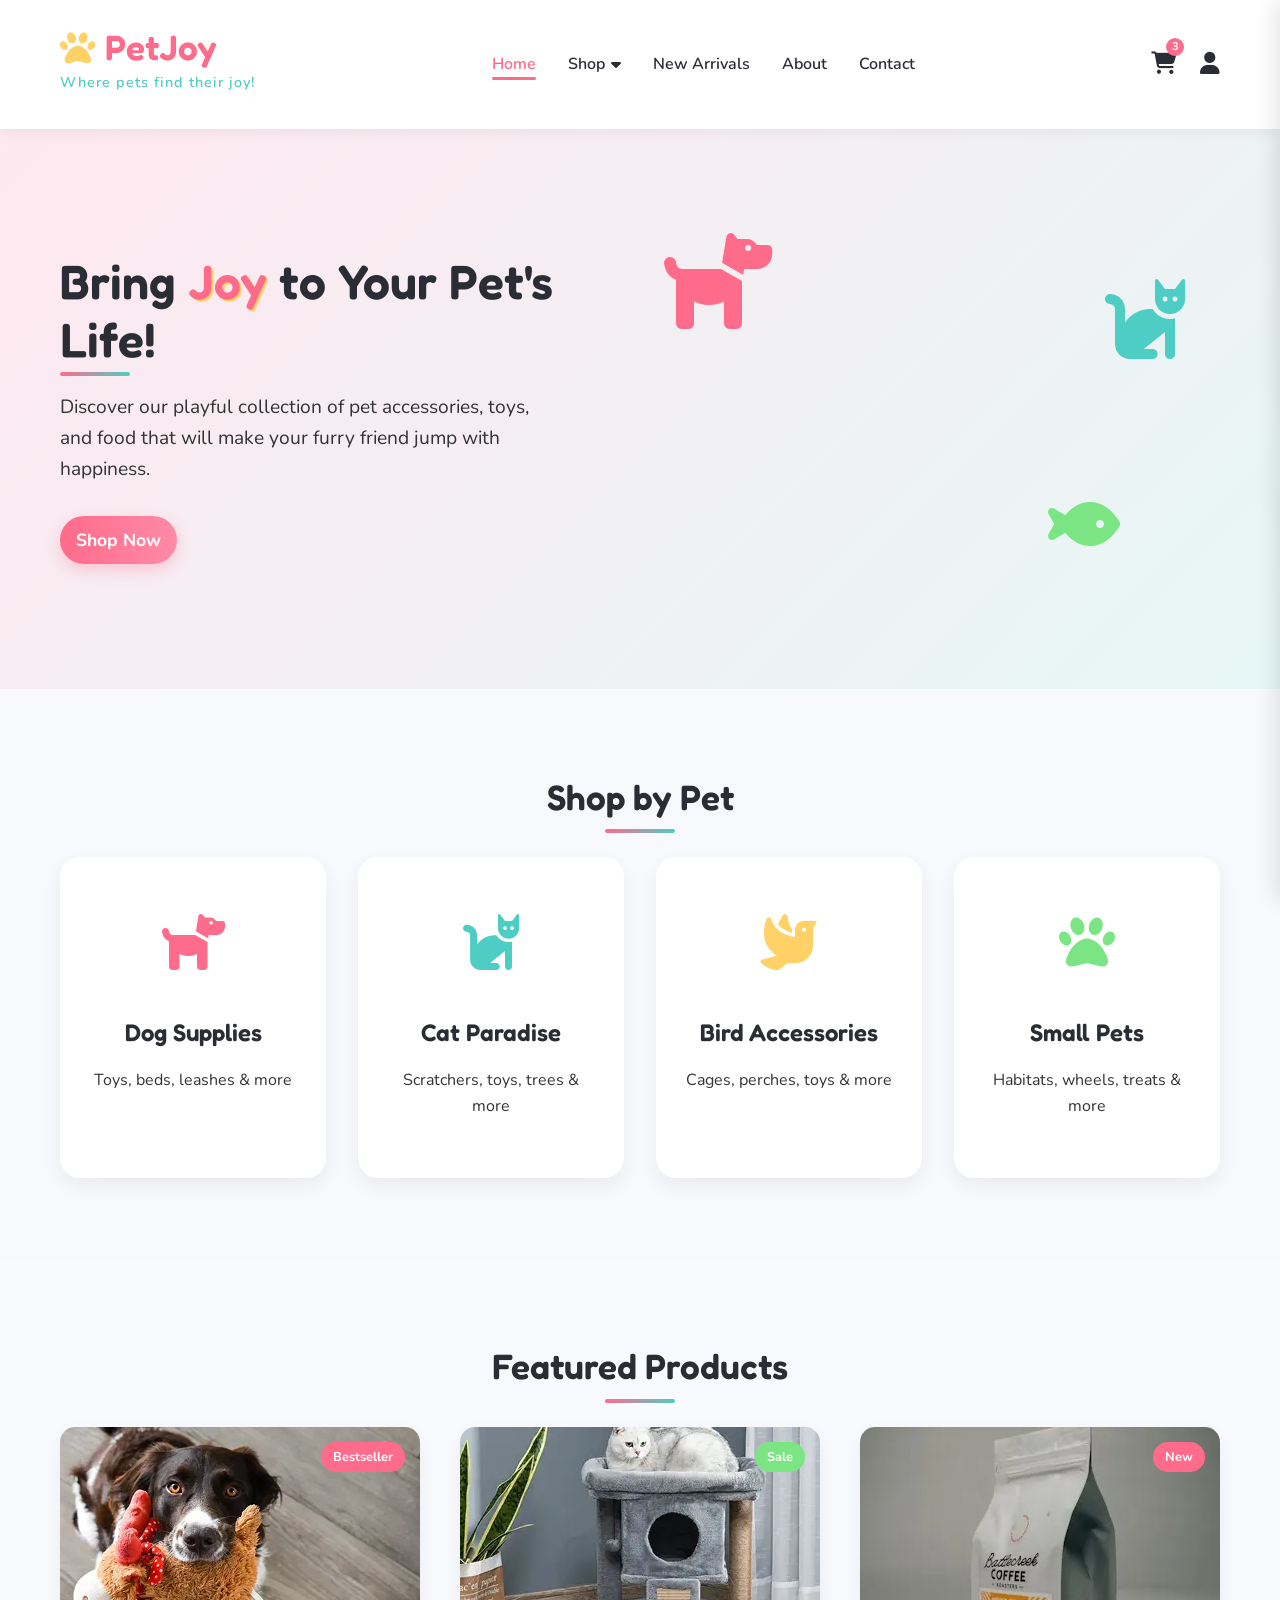
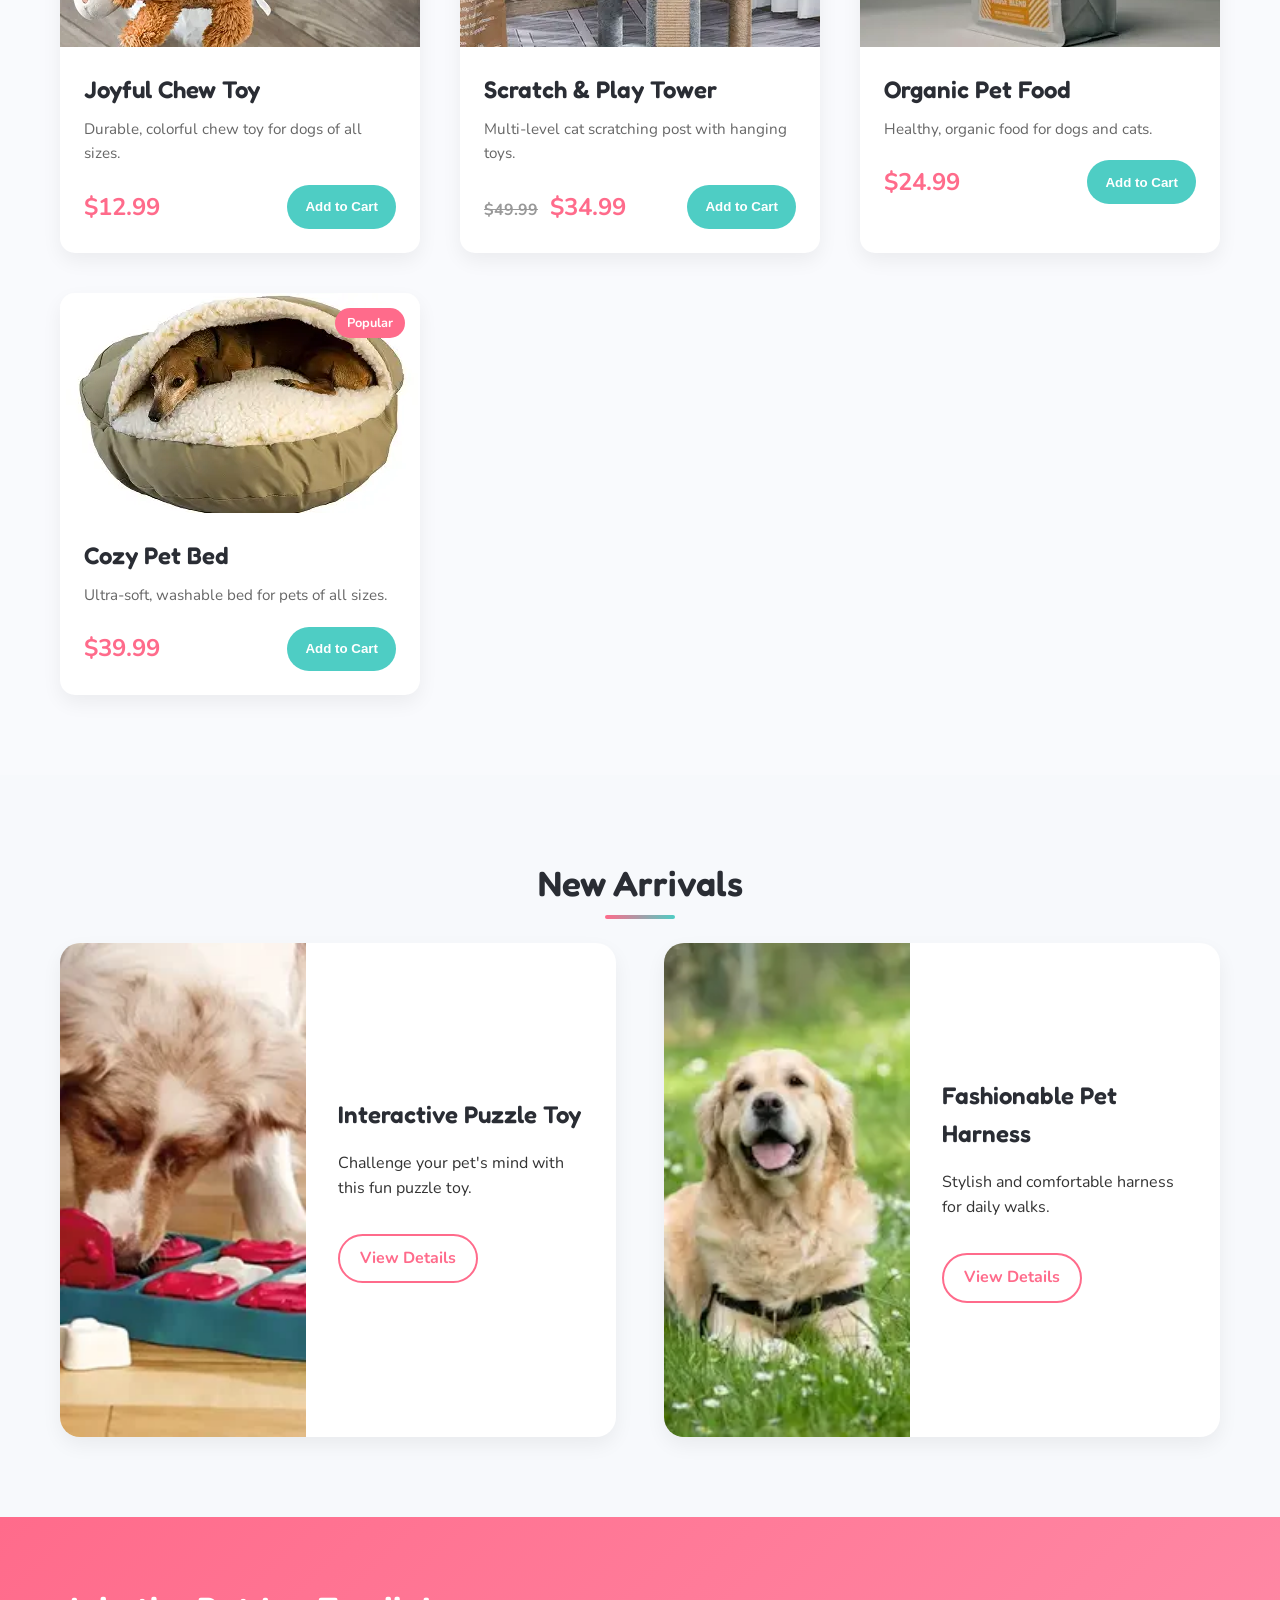
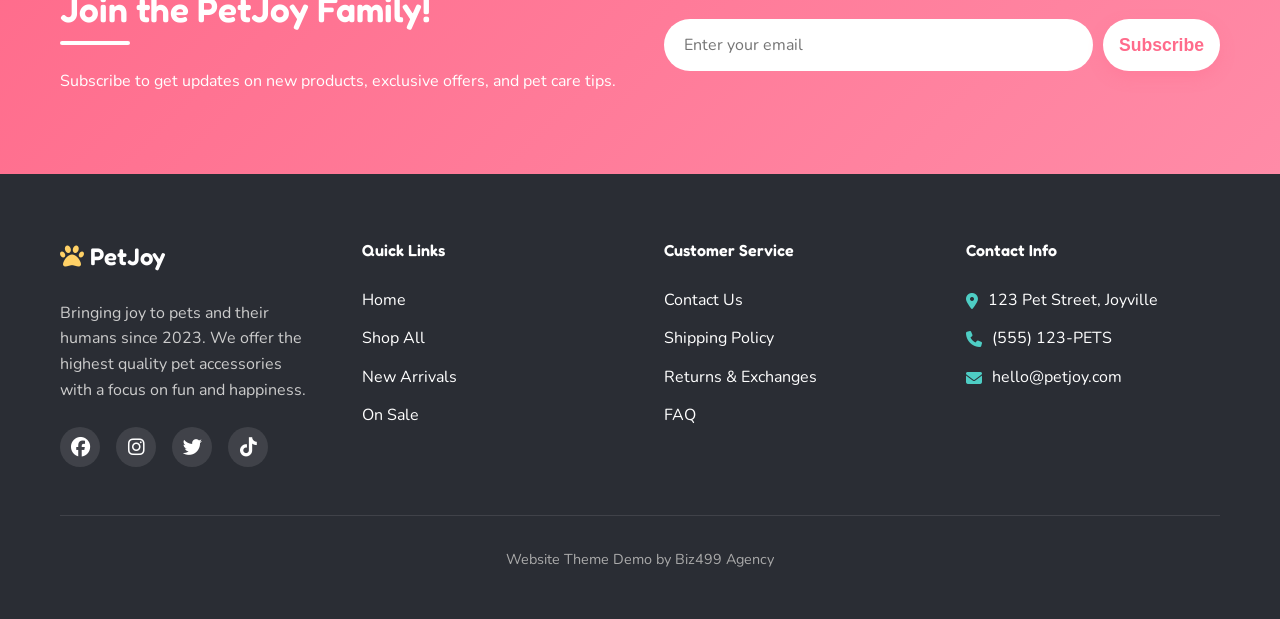
<file: index.html>
<!DOCTYPE html>
<html lang="en">
 <head>
<meta charset="UTF-8">
<meta name="viewport" content="width=device-width, initial-scale=1.0">

<title>Pet Accessories Store Website Template – Pet Shop E-commerce Theme | Biz499</title>

<meta name="description" content="PetJoy is a modern pet store website template designed for pet shops selling dog, cat, bird and pet accessories. This ready-made e-commerce website theme is developed by Biz499.">

<meta name="keywords" content="pet store website template, pet shop website theme, pet accessories ecommerce website, pet store website design, pet website template, Biz499 themes">

<meta name="author" content="Biz499 Agency">

<meta name="robots" content="index, follow">

<link rel="canonical" href="https://readywebsites.github.io/Pet-accesories-shop/">

<!-- Open Graph SEO -->
<meta property="og:title" content="Pet Accessories Store Website Template | Biz499">
<meta property="og:description" content="PetJoy is a ready-made pet shop website template designed for pet stores selling accessories, toys and pet supplies.">
<meta property="og:type" content="website">
<meta property="og:url" content="https://readywebsites.github.io/Pet-accesories-shop/">
<meta property="og:image" content="https://readywebsites.github.io/Pet-accesories-shop/Asset/image/home-page/hp-001.webp">
<meta property="og:site_name" content="Biz499 Themes">

<!-- Twitter SEO -->
<meta name="twitter:card" content="summary_large_image">
<meta name="twitter:title" content="Pet Accessories Store Website Template | Biz499">
<meta name="twitter:description" content="Modern pet shop website template designed for pet accessories and pet store businesses.">
<meta name="twitter:image" content="https://readywebsites.github.io/Pet-accesories-shop/Asset/image/home-page/hp-001.webp">
<meta name="twitter:site" content="@biz499">

<link rel="stylesheet" href="Asset/style/style.css">

<link rel="preconnect" href="https://fonts.googleapis.com">
<link rel="preconnect" href="https://fonts.gstatic.com" crossorigin>

<link href="https://fonts.googleapis.com/css2?family=Fredoka:wght@400;500;600&family=Nunito:wght@300;400;700&display=swap" rel="stylesheet">

<link rel="stylesheet" href="https://cdnjs.cloudflare.com/ajax/libs/font-awesome/6.4.0/css/all.min.css">

<link rel="icon" type="image/x-icon" href="data:image/svg+xml,<svg xmlns=%22http://www.w3.org/2000/svg%22 viewBox=%220 0 100 100%22><text y=%22.9em%22 font-size=%2290%22>🐾</text></svg>">

<!-- Schema SEO -->
<script type="application/ld+json">
{
 "@context": "https://schema.org",
 "@type": "WebSite",
 "name": "Pet Accessories Store Website Template",
 "url": "https://readywebsites.github.io/Pet-accesories-shop/",
 "description": "PetJoy is a pet shop e-commerce website template designed for pet accessory businesses.",
 "creator": {
   "@type": "Organization",
   "name": "Biz499 Agency",
   "url": "https://biz499.com"
 }
}
</script>

</head>
  <body>
    <!-- Header & Navigation -->
    <header class="main-header">
      <div class="container">
        <div class="header-content">
          <div class="logo">
            <h1><i class="fas fa-paw"></i> PetJoy</h1>
            <p class="tagline">Where pets find their joy!</p>
            
          </div>

          <nav class="main-nav">
            <ul>
              <li><a href="#" class="active">Home</a></li>
              <li class="nav-item dropdown">
                <a href="#shop" class="dropdown-toggle"
                  >Shop <i class="fas fa-caret-down"></i
                ></a>
                <ul class="dropdown-menu">
                  <li><a href="dog-pet.html">Dog Supplies</a></li>
                  <li><a href="cat-pet.html">Cat Paradise</a></li>
                  <li><a href="bird-pet.html">Bird Accessories</a></li>
                  <li><a href="small-pet.html">Small Pets</a></li>
                </ul>
              </li>
              <li><a href="#new">New Arrivals</a></li>
              <li><a href="about.html">About</a></li>
              <li><a href="contact.html">Contact</a></li>
            </ul>
          </nav>

          <button class="nav-toggle" aria-label="Toggle menu">
            <span></span>
          </button>

          <div class="header-icons">
            <div class="cart-icon">
              <i class="fas fa-shopping-cart"></i>
              <span class="cart-count">3</span>
            </div>
            <div class="user-icon">
              <i class="fas fa-user"></i>
            </div>
          </div>
        </div>
      </div>
    </header>

    <!-- Hero Section -->
    <section class="hero" id="home">
      <div class="container">
        <div class="hero-content">
          <div class="hero-text">
            <h2>
              Bring <span class="highlight">Joy</span> to Your Pet's Life!
            </h2>
            <p>
              Discover our playful collection of pet accessories, toys, and food
              that will make your furry friend jump with happiness.
            </p>
            <a href="#shop" class="btn">Shop Now</a>
          </div>
          <div class="hero-image">
            <div class="floating-pet">
              <i class="fas fa-dog"></i>
            </div>
            <div class="floating-pet cat">
              <i class="fas fa-cat"></i>
            </div>
            <div class="floating-pet fish">
              <i class="fas fa-fish"></i>
            </div>
          </div>
        </div>
      </div>
    </section>

    <!-- Featured Categories -->
    <section class="categories">
      <div class="container">
        <h2 class="section-title">Shop by Pet</h2>
        <div class="category-grid">
          <div class="category-card dog">
            <a href="dog-pet.html">
              <div class="category-icon">
                <i class="fas fa-dog"></i>
              </div>
              <h3>Dog Supplies</h3>
              <p>Toys, beds, leashes & more</p>
            </a>
          </div>
          <div class="category-card cat">
            <a href="cat-pet.html">
              <div class="category-icon">
                <i class="fas fa-cat"></i>
              </div>
              <h3>Cat Paradise</h3>
              <p>Scratchers, toys, trees & more</p>
            </a>
          </div>
          <div class="category-card bird">
            <a href="bird-pet.html">
              <div class="category-icon">
                <i class="fas fa-dove"></i>
              </div>
              <h3>Bird Accessories</h3>
              <p>Cages, perches, toys & more</p>
            </a>
          </div>
          <div class="category-card small">
            <a href="small-pet.html">
              <div class="category-icon">
                <i class="fas fa-paw"></i>
              </div>
              <h3>Small Pets</h3>
              <p>Habitats, wheels, treats & more</p>
            </a>
          </div>
        </div>
      </div>
    </section>

    <!-- Featured Products -->
    <section class="products" id="shop">
      <div class="container">
        <h2 class="section-title">Featured Products</h2>
        <div class="product-grid">
          <!-- Product 1 -->
          <div class="product-card">
            <div class="product-image">
              <img
                src="Asset/image/home-page/hp-001.webp"
                alt="Colorful Pet Toy"
              />
              <span class="product-badge">Bestseller</span>
            </div>
            <div class="product-info">
              <h3>Joyful Chew Toy</h3>
              <p>Durable, colorful chew toy for dogs of all sizes.</p>
              <div class="product-footer">
                <span class="price">$12.99</span>
                <button class="add-to-cart">Add to Cart</button>
              </div>
            </div>
          </div>

          <!-- Product 2 -->
          <div class="product-card">
            <div class="product-image">
              <img
                src="Asset/image/home-page/hp-002.webp"
                alt="Cat Scratching Post"
              />
              <span class="product-badge sale">Sale</span>
            </div>
            <div class="product-info">
              <h3>Scratch & Play Tower</h3>
              <p>Multi-level cat scratching post with hanging toys.</p>
              <div class="product-footer">
                <span class="price"><s>$49.99</s> $34.99</span>
                <button class="add-to-cart">Add to Cart</button>
              </div>
            </div>
          </div>

          <!-- Product 3 -->
          <div class="product-card">
            <div class="product-image">
              <img src="Asset/image/home-page/hp-003.webp" alt="Pet Food" />
              <span class="product-badge">New</span>
            </div>
            <div class="product-info">
              <h3>Organic Pet Food</h3>
              <p>Healthy, organic food for dogs and cats.</p>
              <div class="product-footer">
                <span class="price">$24.99</span>
                <button class="add-to-cart">Add to Cart</button>
              </div>
            </div>
          </div>

          <!-- Product 4 -->
          <div class="product-card">
            <div class="product-image">
              <img src="Asset/image/home-page/hp-004.webp" alt="Pet Bed" />
              <span class="product-badge">Popular</span>
            </div>
            <div class="product-info">
              <h3>Cozy Pet Bed</h3>
              <p>Ultra-soft, washable bed for pets of all sizes.</p>
              <div class="product-footer">
                <span class="price">$39.99</span>
                <button class="add-to-cart">Add to Cart</button>
              </div>
            </div>
          </div>
        </div>
      </div>
    </section>

    <!-- New Arrivals -->
    <section class="new-arrivals" id="new">
      <div class="container">
        <h2 class="section-title">New Arrivals</h2>
        <div class="arrival-grid">
          <div class="arrival-item">
            <div class="arrival-image">
              <img
                src="Asset/image/home-page/hp-005.webp"
                alt="Interactive Pet Toy"
              />
            </div>
            <div class="arrival-info">
              <h3>Interactive Puzzle Toy</h3>
              <p>Challenge your pet's mind with this fun puzzle toy.</p>
              <a href="#" class="arrival-btn">View Details</a>
            </div>
          </div>

          <div class="arrival-item">
            <div class="arrival-image">
              <img src="Asset/image/home-page/hp-006.webp" alt="Pet Fashion" />
            </div>
            <div class="arrival-info">
              <h3>Fashionable Pet Harness</h3>
              <p>Stylish and comfortable harness for daily walks.</p>
              <a href="#" class="arrival-btn">View Details</a>
            </div>
          </div>
        </div>
      </div>
    </section>

    <!-- Newsletter -->
    <section class="newsletter">
      <div class="container">
        <div class="newsletter-content">
          <div class="newsletter-text">
            <h2>Join the PetJoy Family!</h2>
            <p>
              Subscribe to get updates on new products, exclusive offers, and
              pet care tips.
            </p>
          </div>
          <div class="newsletter-form">
            <input type="email" placeholder="Enter your email" />
            <button class="btn">Subscribe</button>
          </div>
        </div>
      </div>
    </section>

    <!-- Footer -->
    <footer class="main-footer">
      <div class="container">
        <div class="footer-grid">
          <div class="footer-col">
            <h3><i class="fas fa-paw"></i> PetJoy</h3>
            <p>
              Bringing joy to pets and their humans since 2023. We offer the
              highest quality pet accessories with a focus on fun and happiness.
            </p>
            <div class="social-icons">
              <a href="#"><i class="fab fa-facebook"></i></a>
              <a href="#"><i class="fab fa-instagram"></i></a>
              <a href="#"><i class="fab fa-twitter"></i></a>
              <a href="#"><i class="fab fa-tiktok"></i></a>
            </div>
          </div>

          <div class="footer-col">
            <h4>Quick Links</h4>
            <ul>
              <li><a href="#home">Home</a></li>
              <li><a href="#shop">Shop All</a></li>
              <li><a href="#new">New Arrivals</a></li>
              <li><a href="#sale">On Sale</a></li>
            </ul>
          </div>

          <div class="footer-col">
            <h4>Customer Service</h4>
            <ul>
              <li><a href="#">Contact Us</a></li>
              <li><a href="#">Shipping Policy</a></li>
              <li><a href="#">Returns & Exchanges</a></li>
              <li><a href="#">FAQ</a></li>
            </ul>
          </div>

          <div class="footer-col">
            <h4>Contact Info</h4>
            <ul class="contact-info">
              <li>
                <i class="fas fa-map-marker-alt"></i> 123 Pet Street, Joyville
              </li>
              <li><i class="fas fa-phone"></i> (555) 123-PETS</li>
              <li><i class="fas fa-envelope"></i> hello@petjoy.com</li>
            </ul>
          </div>
        </div>

        <div class="footer-bottom">
         <p>Website Theme Demo by <a href="https://biz499.com">Biz499 Agency</a></p>
        </div>
      </div>
    </footer>

    <!-- Shopping Cart Sidebar -->
    <div class="cart-sidebar">
      <div class="cart-header">
        <h3>Your Shopping Cart</h3>
        <button class="close-cart">&times;</button>
      </div>
      <div class="cart-items">
        <div class="cart-item">
          <img src="Asset/image/home-page/hp-001.webp" alt="Joyful Chew Toy" />
          <div class="cart-item-info">
            <h4>Joyful Chew Toy</h4>
            <p>1 x $12.99</p>
          </div>
        </div>
        <div class="cart-item">
          <img src="Asset/image/home-page/hp-003.webp" alt="Organic Pet Food" />
          <div class="cart-item-info">
            <h4>Organic Pet Food</h4>
            <p>2 x $24.99</p>
          </div>
        </div>
      </div>
      <div class="cart-total">
        <h4>Total: $62.97</h4>
        <button class="checkout-btn">Proceed to Checkout</button>
      </div>
    </div>

    <script>
      // Simple cart functionality
      document.addEventListener("DOMContentLoaded", function () {
        const cartIcon = document.querySelector(".cart-icon");
        const closeCart = document.querySelector(".close-cart");
        const cartSidebar = document.querySelector(".cart-sidebar");
        const addToCartButtons = document.querySelectorAll(".add-to-cart");
        const cartCount = document.querySelector(".cart-count");

        // Toggle cart sidebar
        cartIcon.addEventListener("click", function () {
          cartSidebar.style.right = "0";
        });

        closeCart.addEventListener("click", function () {
          cartSidebar.style.right = "-350px";
        });

        // Add to cart functionality
        addToCartButtons.forEach((button) => {
          button.addEventListener("click", function () {
            let currentCount = parseInt(cartCount.textContent);
            cartCount.textContent = currentCount + 1;
            cartCount.classList.add("animate-bounce");

            // Remove animation class after animation completes
            setTimeout(() => {
              cartCount.classList.remove("animate-bounce");
            }, 500);

            // Show cart sidebar when item is added
            cartSidebar.style.right = "0";
          });
        });

        // Smooth scrolling for navigation links (ignore dropdown toggle)
        document.querySelectorAll('a[href^="#"]').forEach((anchor) => {
          anchor.addEventListener("click", function (e) {
            // If this is the dropdown toggle, do not perform smooth-scroll here
            if (this.classList.contains("dropdown-toggle")) return;

            e.preventDefault();

            const targetId = this.getAttribute("href");
            if (targetId === "#") return;

            const targetElement = document.querySelector(targetId);
            if (targetElement) {
              window.scrollTo({
                top: targetElement.offsetTop - 80,
                behavior: "smooth",
              });
            }
          });
        });

        // Dropdown toggle behavior for Shop submenu
        const dropdownToggles = document.querySelectorAll(".dropdown-toggle");
        dropdownToggles.forEach((toggle) => {
          toggle.addEventListener("click", function (e) {
            e.preventDefault();
            const parent = this.closest(".nav-item");
            parent.classList.toggle("open");
          });
        });

        // Close dropdown when clicking outside or pressing Escape
        document.addEventListener("click", function (e) {
          const opened = document.querySelectorAll(".nav-item.open");
          opened.forEach((item) => {
            if (!item.contains(e.target)) item.classList.remove("open");
          });
        });

        document.addEventListener("keydown", function (e) {
          if (e.key === "Escape") {
            document
              .querySelectorAll(".nav-item.open")
              .forEach((item) => item.classList.remove("open"));
          }
        });

        // Active nav link on scroll
        window.addEventListener("scroll", function () {
          const sections = document.querySelectorAll("section");
          const navLinks = document.querySelectorAll(".main-nav a");

          let current = "";
          sections.forEach((section) => {
            const sectionTop = section.offsetTop;
            const sectionHeight = section.clientHeight;
            if (scrollY >= sectionTop - 100) {
              current = section.getAttribute("id");
            }
          });

          navLinks.forEach((link) => {
            link.classList.remove("active");
            if (link.getAttribute("href") === `#${current}`) {
              link.classList.add("active");
            }
          });
        });
      });
    </script>
    <script src="Asset/js/nav-toggle.js"></script>
  </body>
</html>
</file>
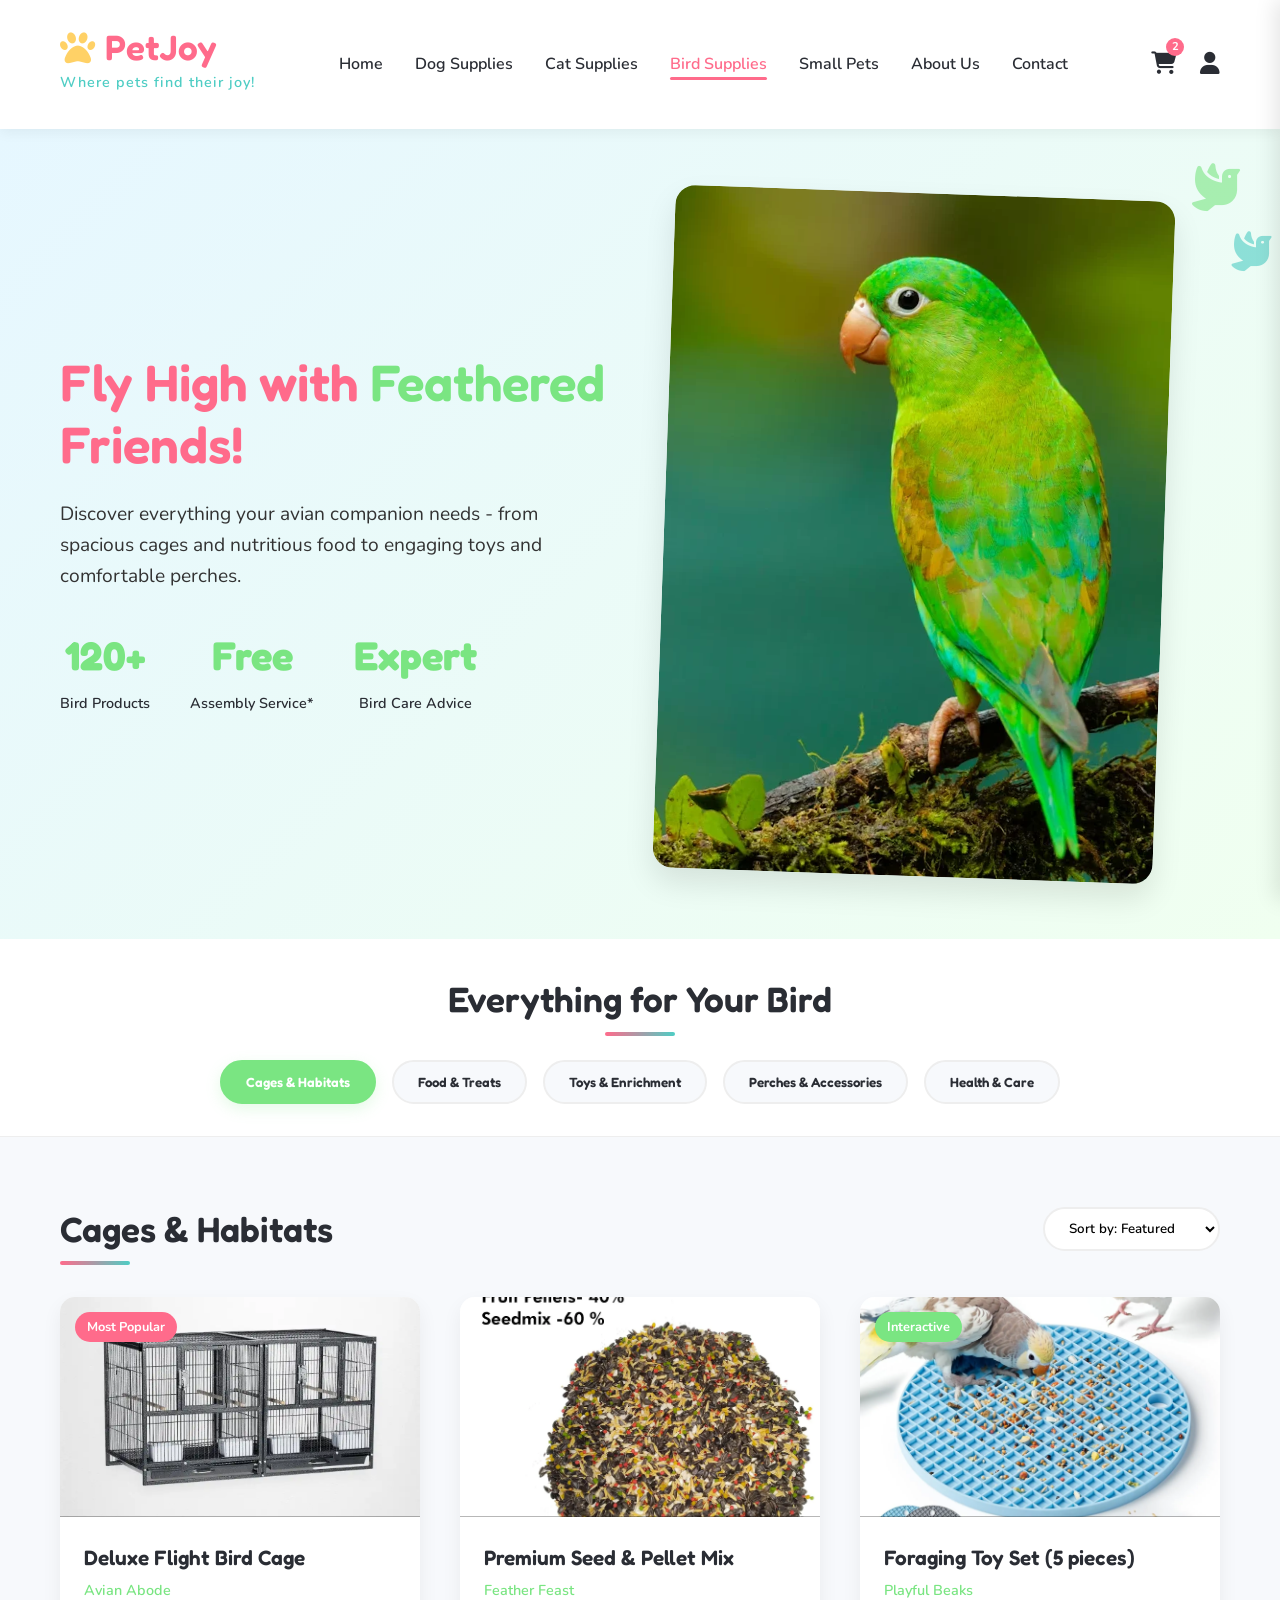
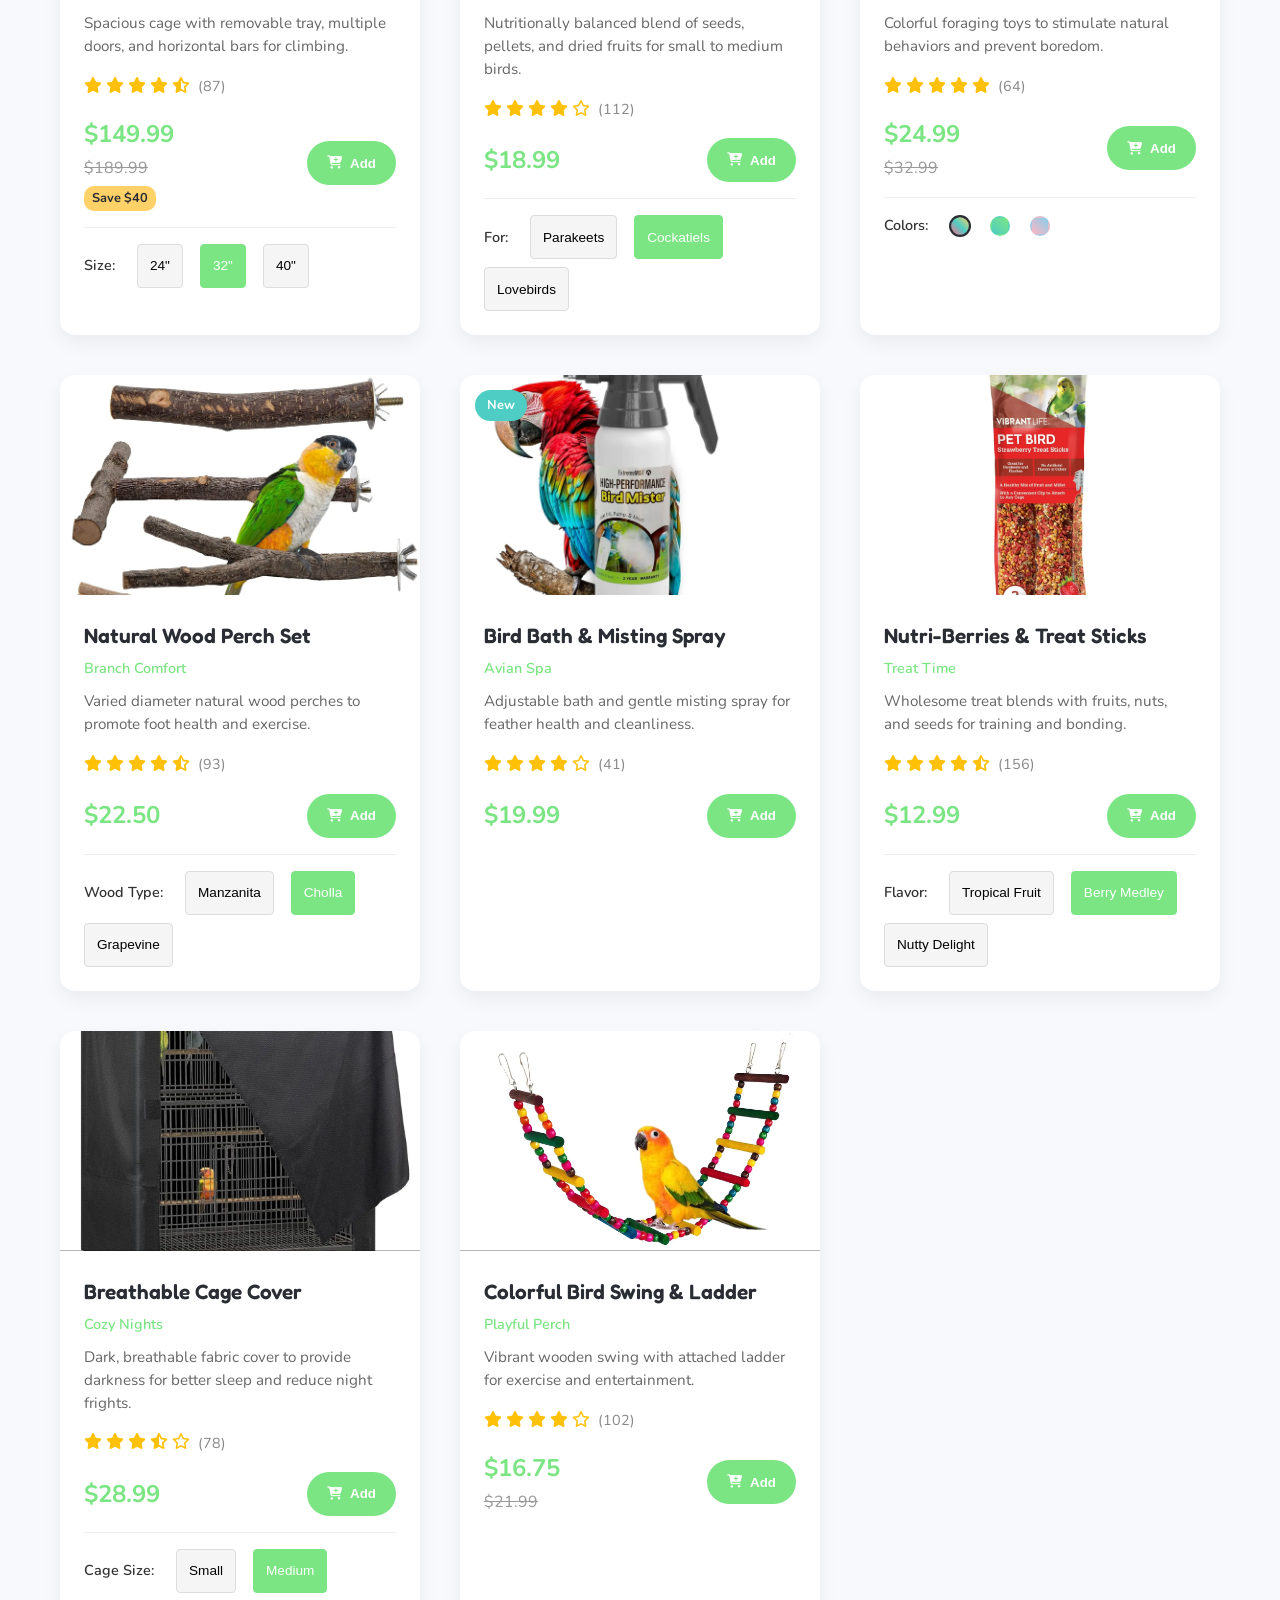
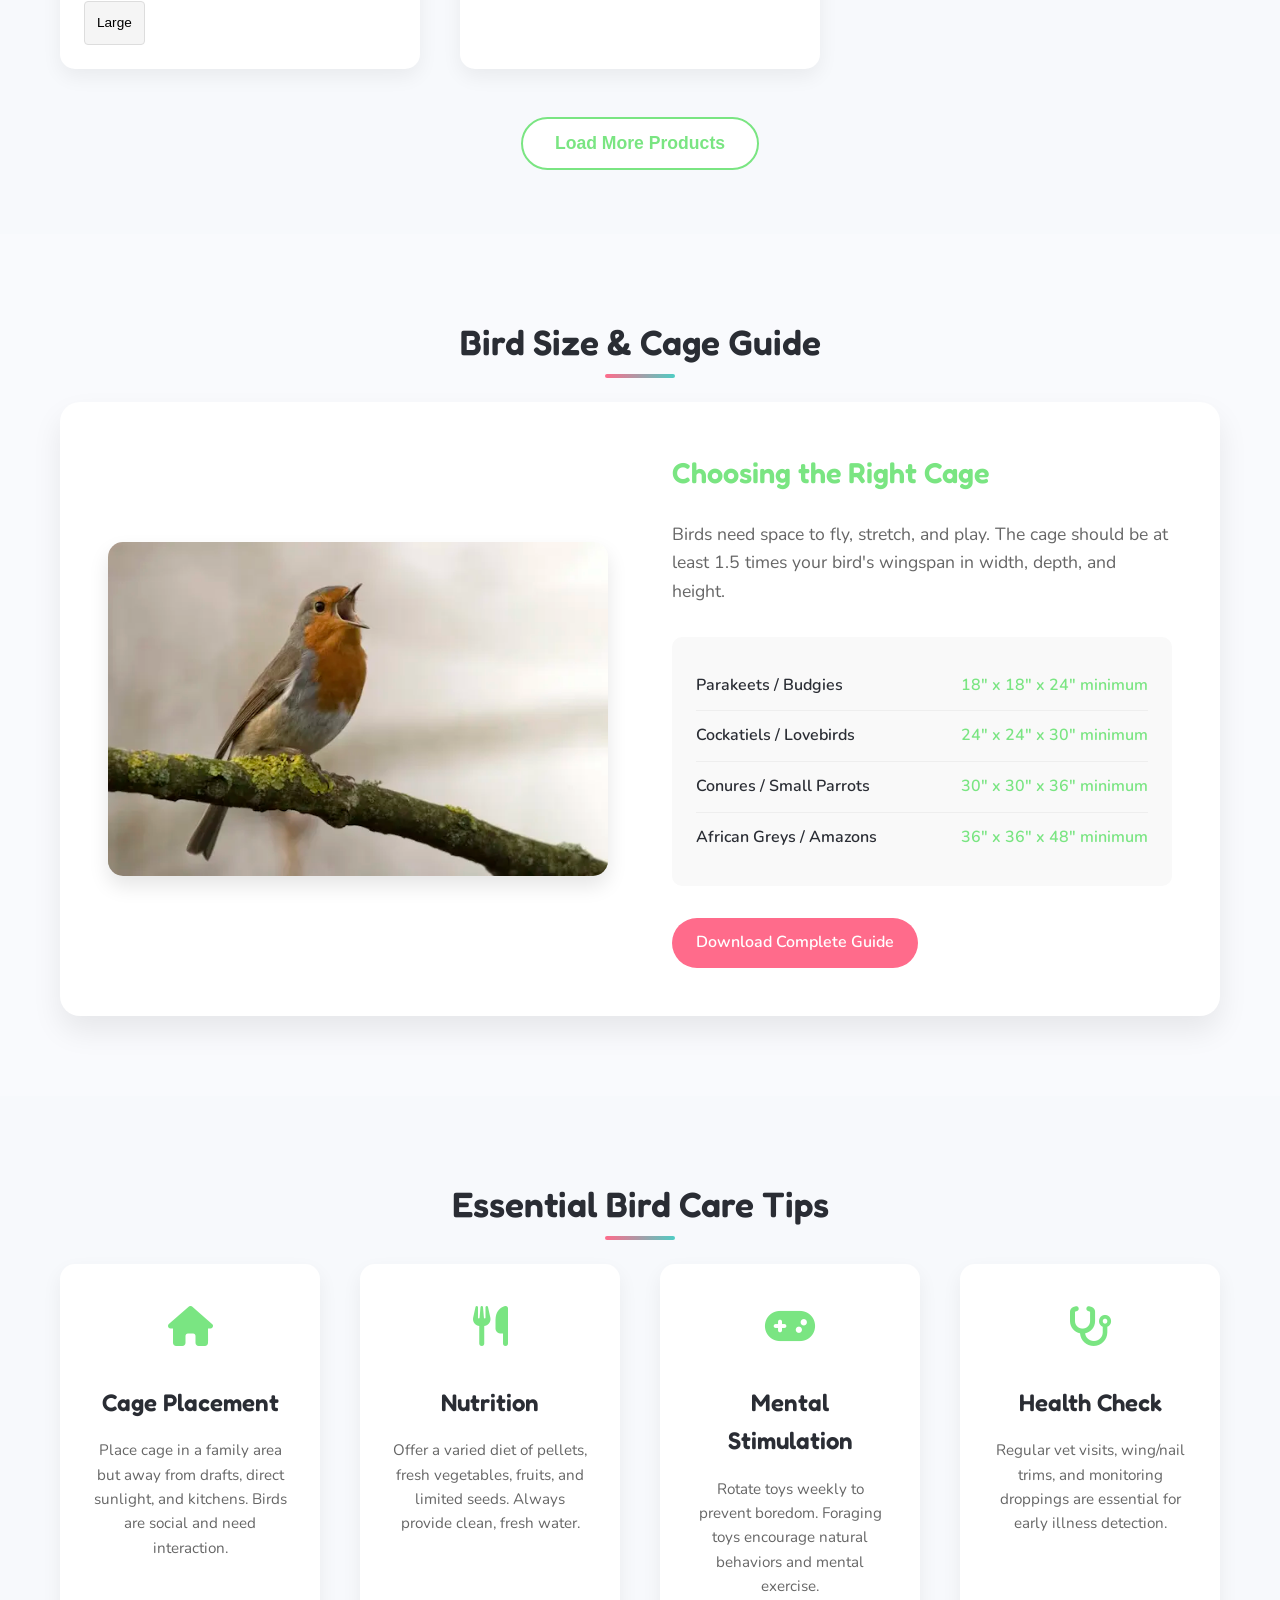
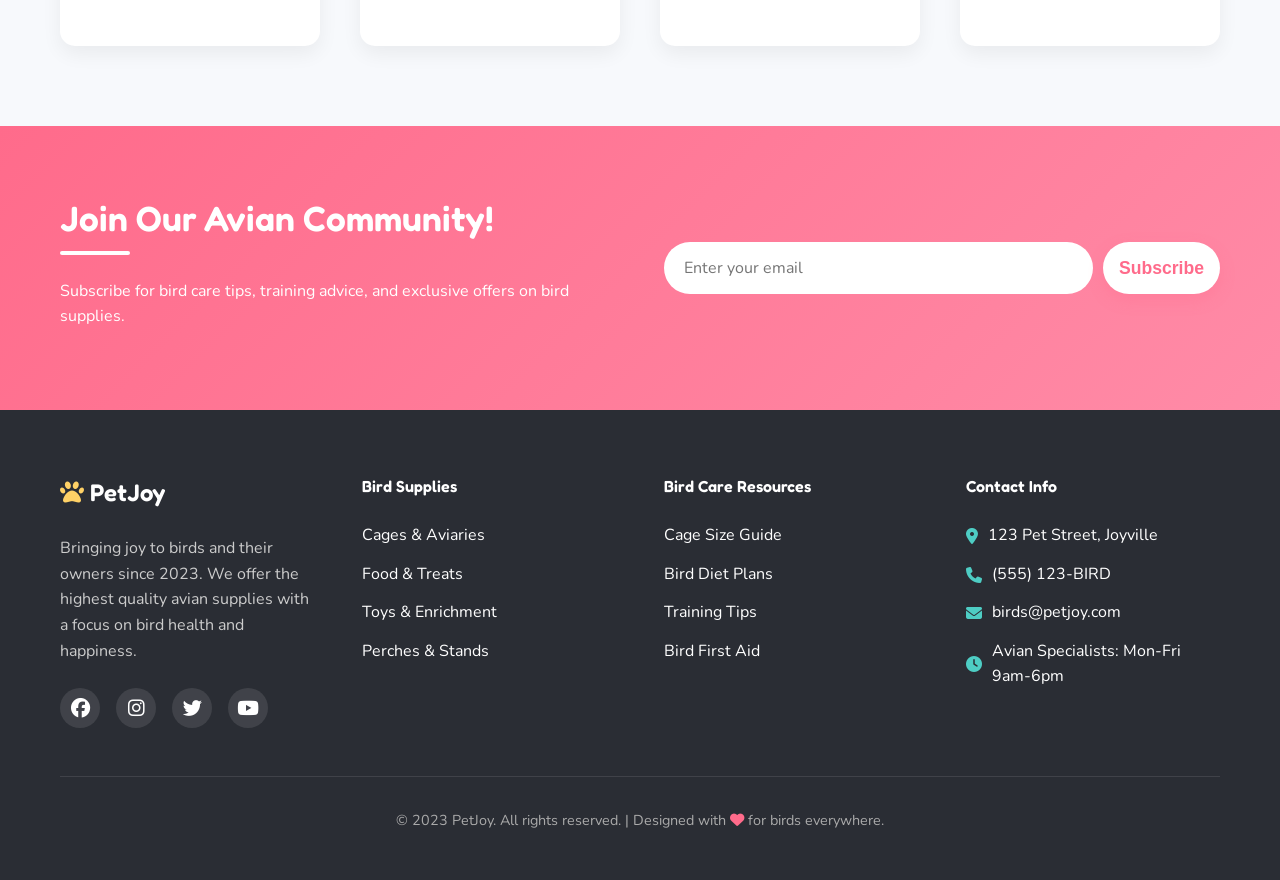
<file: bird-pet.html>
<!DOCTYPE html>
<html lang="en">
  <head>
    <meta charset="UTF-8" />
    <meta name="viewport" content="width=device-width, initial-scale=1.0" />
    <title>Bird Supplies | PetJoy - Joyful Pet Accessories</title>
    <link rel="stylesheet" href="Asset/style/bird-pet.css" />
    <link rel="stylesheet" href="Asset/style/style.css" />
    <link rel="preconnect" href="https://fonts.googleapis.com" />
    <link rel="preconnect" href="https://fonts.gstatic.com" crossorigin />
    <link
      href="https://fonts.googleapis.com/css2?family=Fredoka:wght@400;500;600&family=Nunito:wght@300;400;700&display=swap"
      rel="stylesheet"
    />
    <link
      rel="stylesheet"
      href="https://cdnjs.cloudflare.com/ajax/libs/font-awesome/6.4.0/css/all.min.css"
    />
    <link
      rel="icon"
      type="image/x-icon"
      href="data:image/svg+xml,<svg xmlns=%22http://www.w3.org/2000/svg%22 viewBox=%220 0 100 100%22><text y=%22.9em%22 font-size=%2290%22>🐾</text></svg>"
    />
  </head>
  <body>
    <!-- Header & Navigation -->
    <header class="main-header">
      <div class="container">
        <div class="header-content">
          <div class="logo">
            <h1><i class="fas fa-paw"></i> PetJoy</h1>
            <p class="tagline">Where pets find their joy!</p>
          </div>

          <nav class="main-nav">
            <ul>
              <li><a href="index.html">Home</a></li>
              <li><a href="dog-pet.html">Dog Supplies</a></li>
              <li><a href="cat-pet.html">Cat Supplies</a></li>
              <li><a href="#" class="active">Bird Supplies</a></li>
              <li><a href="small-pet.html">Small Pets</a></li>
              <li><a href="about.html">About Us</a></li>
              <li><a href="contact.html">Contact</a></li>
            </ul>
          </nav>

          <button class="nav-toggle" aria-label="Toggle menu">
            <span></span>
          </button>

          <div class="header-icons">
            <div class="cart-icon">
              <i class="fas fa-shopping-cart"></i>
              <span class="cart-count">2</span>
            </div>
            <div class="user-icon">
              <i class="fas fa-user"></i>
            </div>
          </div>
        </div>
      </div>
    </header>

    <!-- Bird Page Hero -->
    <section class="bird-hero">
      <div class="container">
        <div class="bird-hero-content">
          <div class="bird-hero-text">
            <h1>
              Fly High with
              <span class="bird-highlight">Feathered</span> Friends!
            </h1>
            <p>
              Discover everything your avian companion needs - from spacious
              cages and nutritious food to engaging toys and comfortable
              perches.
            </p>
            <div class="bird-hero-stats">
              <div class="bird-stat">
                <span class="bird-stat-number">120+</span>
                <span class="bird-stat-text">Bird Products</span>
              </div>
              <div class="bird-stat">
                <span class="bird-stat-number">Free</span>
                <span class="bird-stat-text">Assembly Service*</span>
              </div>
              <div class="bird-stat">
                <span class="bird-stat-number">Expert</span>
                <span class="bird-stat-text">Bird Care Advice</span>
              </div>
            </div>
          </div>
          <div class="bird-hero-image">
            <div class="bird-flying">
              <i class="fas fa-dove"></i>
              <i class="fas fa-dove"></i>
            </div>
            <img
              src="Asset/image/bird-pet/bp-001.webp"
              alt="Colorful Parrot"
              class="hero-bird-img"
            />
          </div>
        </div>
      </div>
    </section>

    <!-- Bird Categories -->
    <section class="bird-categories">
      <div class="container">
        <h2 class="section-title">Everything for Your Bird</h2>
        <div class="bird-category-tabs">
          <button class="bird-tab-btn active" data-category="cages">
            Cages & Habitats
          </button>
          <button class="bird-tab-btn" data-category="food">
            Food & Treats
          </button>
          <button class="bird-tab-btn" data-category="toys">
            Toys & Enrichment
          </button>
          <button class="bird-tab-btn" data-category="perches">
            Perches & Accessories
          </button>
          <button class="bird-tab-btn" data-category="health">
            Health & Care
          </button>
        </div>
      </div>
    </section>

    <!-- Bird Products Grid -->
    <section class="bird-products">
      <div class="container">
        <div class="products-header">
          <h2 id="bird-category-title">Cages & Habitats</h2>
          <div class="sort-filter">
            <select id="bird-sort-by">
              <option value="featured">Sort by: Featured</option>
              <option value="price-low">Price: Low to High</option>
              <option value="price-high">Price: High to Low</option>
              <option value="size">Cage Size</option>
              <option value="rating">Customer Rating</option>
            </select>
          </div>
        </div>

        <div class="bird-products-grid">
          <!-- Product 1 - Cage -->
          <div class="bird-product-card" data-category="cages">
            <div class="bird-product-badge-top">
              <span class="bird-best-value">Most Popular</span>
            </div>
            <div class="bird-product-image">
              <img
                src="Asset/image/bird-pet/bp-002.webp"
                alt="Large Bird Cage"
              />
              <div class="bird-quick-view">Quick View</div>
            </div>
            <div class="bird-product-info">
              <h3>Deluxe Flight Bird Cage</h3>
              <p class="bird-product-brand">Avian Abode</p>
              <p class="bird-product-desc">
                Spacious cage with removable tray, multiple doors, and
                horizontal bars for climbing.
              </p>
              <div class="bird-product-rating">
                <div class="bird-stars">
                  <i class="fas fa-star"></i>
                  <i class="fas fa-star"></i>
                  <i class="fas fa-star"></i>
                  <i class="fas fa-star"></i>
                  <i class="fas fa-star-half-alt"></i>
                </div>
                <span class="bird-rating-count">(87)</span>
              </div>
              <div class="bird-product-footer">
                <div class="bird-price-container">
                  <span class="bird-current-price">$149.99</span>
                  <span class="bird-original-price">$189.99</span>
                  <span class="bird-save-badge">Save $40</span>
                </div>
                <button class="add-to-cart-bird">
                  <i class="fas fa-cart-plus"></i> Add
                </button>
              </div>
              <div class="bird-product-sizes">
                <span class="bird-size-label">Size:</span>
                <button class="bird-size-btn">24"</button>
                <button class="bird-size-btn active">32"</button>
                <button class="bird-size-btn">40"</button>
              </div>
            </div>
          </div>

          <!-- Product 2 - Food -->
          <div class="bird-product-card" data-category="food">
            <div class="bird-product-image">
              <img src="Asset/image/bird-pet/bp-003.webp" alt="Bird Food" />
              <div class="bird-quick-view">Quick View</div>
            </div>
            <div class="bird-product-info">
              <h3>Premium Seed & Pellet Mix</h3>
              <p class="bird-product-brand">Feather Feast</p>
              <p class="bird-product-desc">
                Nutritionally balanced blend of seeds, pellets, and dried fruits
                for small to medium birds.
              </p>
              <div class="bird-product-rating">
                <div class="bird-stars">
                  <i class="fas fa-star"></i>
                  <i class="fas fa-star"></i>
                  <i class="fas fa-star"></i>
                  <i class="fas fa-star"></i>
                  <i class="far fa-star"></i>
                </div>
                <span class="bird-rating-count">(112)</span>
              </div>
              <div class="bird-product-footer">
                <div class="bird-price-container">
                  <span class="bird-current-price">$18.99</span>
                </div>
                <button class="add-to-cart-bird">
                  <i class="fas fa-cart-plus"></i> Add
                </button>
              </div>
              <div class="bird-product-birdtypes">
                <span class="bird-type-label">For:</span>
                <button class="bird-type-btn">Parakeets</button>
                <button class="bird-type-btn active">Cockatiels</button>
                <button class="bird-type-btn">Lovebirds</button>
              </div>
            </div>
          </div>

          <!-- Product 3 - Toy -->
          <div class="bird-product-card" data-category="toys">
            <div class="bird-product-badge-top">
              <span class="bird-bestseller">Interactive</span>
            </div>
            <div class="bird-product-image">
              <img src="Asset/image/bird-pet/bp-004.webp" alt="Bird Toys" />
              <div class="bird-quick-view">Quick View</div>
            </div>
            <div class="bird-product-info">
              <h3>Foraging Toy Set (5 pieces)</h3>
              <p class="bird-product-brand">Playful Beaks</p>
              <p class="bird-product-desc">
                Colorful foraging toys to stimulate natural behaviors and
                prevent boredom.
              </p>
              <div class="bird-product-rating">
                <div class="bird-stars">
                  <i class="fas fa-star"></i>
                  <i class="fas fa-star"></i>
                  <i class="fas fa-star"></i>
                  <i class="fas fa-star"></i>
                  <i class="fas fa-star"></i>
                </div>
                <span class="bird-rating-count">(64)</span>
              </div>
              <div class="bird-product-footer">
                <div class="bird-price-container">
                  <span class="bird-current-price">$24.99</span>
                  <span class="bird-original-price">$32.99</span>
                </div>
                <button class="add-to-cart-bird">
                  <i class="fas fa-cart-plus"></i> Add
                </button>
              </div>
              <div class="bird-product-colors">
                <span class="bird-color-label">Colors:</span>
                <span
                  class="bird-color-option multi active"
                  data-color="multi"
                ></span>
                <span
                  class="bird-color-option primary"
                  data-color="primary"
                ></span>
                <span
                  class="bird-color-option pastel"
                  data-color="pastel"
                ></span>
              </div>
            </div>
          </div>

          <!-- Product 4 - Perch -->
          <div class="bird-product-card" data-category="perches">
            <div class="bird-product-image">
              <img src="Asset/image/bird-pet/bp-005.webp" alt="Bird Perches" />
              <div class="bird-quick-view">Quick View</div>
            </div>
            <div class="bird-product-info">
              <h3>Natural Wood Perch Set</h3>
              <p class="bird-product-brand">Branch Comfort</p>
              <p class="bird-product-desc">
                Varied diameter natural wood perches to promote foot health and
                exercise.
              </p>
              <div class="bird-product-rating">
                <div class="bird-stars">
                  <i class="fas fa-star"></i>
                  <i class="fas fa-star"></i>
                  <i class="fas fa-star"></i>
                  <i class="fas fa-star"></i>
                  <i class="fas fa-star-half-alt"></i>
                </div>
                <span class="bird-rating-count">(93)</span>
              </div>
              <div class="bird-product-footer">
                <div class="bird-price-container">
                  <span class="bird-current-price">$22.50</span>
                </div>
                <button class="add-to-cart-bird">
                  <i class="fas fa-cart-plus"></i> Add
                </button>
              </div>
              <div class="bird-product-sizes">
                <span class="bird-size-label">Wood Type:</span>
                <button class="bird-size-btn">Manzanita</button>
                <button class="bird-size-btn active">Cholla</button>
                <button class="bird-size-btn">Grapevine</button>
              </div>
            </div>
          </div>

          <!-- Product 5 - Health -->
          <div class="bird-product-card" data-category="health">
            <div class="bird-product-badge-top">
              <span class="bird-new">New</span>
            </div>
            <div class="bird-product-image">
              <img src="Asset/image/bird-pet/bp-006.webp" alt="Bird Bath" />
              <div class="bird-quick-view">Quick View</div>
            </div>
            <div class="bird-product-info">
              <h3>Bird Bath & Misting Spray</h3>
              <p class="bird-product-brand">Avian Spa</p>
              <p class="bird-product-desc">
                Adjustable bath and gentle misting spray for feather health and
                cleanliness.
              </p>
              <div class="bird-product-rating">
                <div class="bird-stars">
                  <i class="fas fa-star"></i>
                  <i class="fas fa-star"></i>
                  <i class="fas fa-star"></i>
                  <i class="fas fa-star"></i>
                  <i class="far fa-star"></i>
                </div>
                <span class="bird-rating-count">(41)</span>
              </div>
              <div class="bird-product-footer">
                <div class="bird-price-container">
                  <span class="bird-current-price">$19.99</span>
                </div>
                <button class="add-to-cart-bird">
                  <i class="fas fa-cart-plus"></i> Add
                </button>
              </div>
            </div>
          </div>

          <!-- Product 6 - Food -->
          <div class="bird-product-card" data-category="food">
            <div class="bird-product-image">
              <img src="Asset/image/bird-pet/bp-007.webp" alt="Bird Treats" />
              <div class="bird-quick-view">Quick View</div>
            </div>
            <div class="bird-product-info">
              <h3>Nutri-Berries & Treat Sticks</h3>
              <p class="bird-product-brand">Treat Time</p>
              <p class="bird-product-desc">
                Wholesome treat blends with fruits, nuts, and seeds for training
                and bonding.
              </p>
              <div class="bird-product-rating">
                <div class="bird-stars">
                  <i class="fas fa-star"></i>
                  <i class="fas fa-star"></i>
                  <i class="fas fa-star"></i>
                  <i class="fas fa-star"></i>
                  <i class="fas fa-star-half-alt"></i>
                </div>
                <span class="bird-rating-count">(156)</span>
              </div>
              <div class="bird-product-footer">
                <div class="bird-price-container">
                  <span class="bird-current-price">$12.99</span>
                </div>
                <button class="add-to-cart-bird">
                  <i class="fas fa-cart-plus"></i> Add
                </button>
              </div>
              <div class="bird-product-flavors">
                <span class="bird-flavor-label">Flavor:</span>
                <button class="bird-flavor-btn">Tropical Fruit</button>
                <button class="bird-flavor-btn active">Berry Medley</button>
                <button class="bird-flavor-btn">Nutty Delight</button>
              </div>
            </div>
          </div>

          <!-- Product 7 - Cage Accessory -->
          <div class="bird-product-card" data-category="cages">
            <div class="bird-product-image">
              <img src="Asset/image/bird-pet/bp-008.webp" alt="Cage Cover" />
              <div class="bird-quick-view">Quick View</div>
            </div>
            <div class="bird-product-info">
              <h3>Breathable Cage Cover</h3>
              <p class="bird-product-brand">Cozy Nights</p>
              <p class="bird-product-desc">
                Dark, breathable fabric cover to provide darkness for better
                sleep and reduce night frights.
              </p>
              <div class="bird-product-rating">
                <div class="bird-stars">
                  <i class="fas fa-star"></i>
                  <i class="fas fa-star"></i>
                  <i class="fas fa-star"></i>
                  <i class="fas fa-star-half-alt"></i>
                  <i class="far fa-star"></i>
                </div>
                <span class="bird-rating-count">(78)</span>
              </div>
              <div class="bird-product-footer">
                <div class="bird-price-container">
                  <span class="bird-current-price">$28.99</span>
                </div>
                <button class="add-to-cart-bird">
                  <i class="fas fa-cart-plus"></i> Add
                </button>
              </div>
              <div class="bird-product-sizes">
                <span class="bird-size-label">Cage Size:</span>
                <button class="bird-size-btn">Small</button>
                <button class="bird-size-btn active">Medium</button>
                <button class="bird-size-btn">Large</button>
              </div>
            </div>
          </div>

          <!-- Product 8 - Toy -->
          <div class="bird-product-card" data-category="toys">
            <div class="bird-product-image">
              <img src="Asset/image/bird-pet/bp-009.webp" alt="Bird Swing" />
              <div class="bird-quick-view">Quick View</div>
            </div>
            <div class="bird-product-info">
              <h3>Colorful Bird Swing & Ladder</h3>
              <p class="bird-product-brand">Playful Perch</p>
              <p class="bird-product-desc">
                Vibrant wooden swing with attached ladder for exercise and
                entertainment.
              </p>
              <div class="bird-product-rating">
                <div class="bird-stars">
                  <i class="fas fa-star"></i>
                  <i class="fas fa-star"></i>
                  <i class="fas fa-star"></i>
                  <i class="fas fa-star"></i>
                  <i class="far fa-star"></i>
                </div>
                <span class="bird-rating-count">(102)</span>
              </div>
              <div class="bird-product-footer">
                <div class="bird-price-container">
                  <span class="bird-current-price">$16.75</span>
                  <span class="bird-original-price">$21.99</span>
                </div>
                <button class="add-to-cart-bird">
                  <i class="fas fa-cart-plus"></i> Add
                </button>
              </div>
            </div>
          </div>
        </div>

        <div class="bird-load-more-container">
          <button class="bird-load-more-btn">Load More Products</button>
        </div>
      </div>
    </section>

    <!-- Bird Size Guide -->
    <section class="bird-size-guide">
      <div class="container">
        <h2 class="section-title">Bird Size & Cage Guide</h2>
        <div class="size-guide-content">
          <div class="size-guide-image">
            <img
              src="Asset/image/bird-pet/bp-010.webp"
              alt="Different Bird Species"
            />
          </div>
          <div class="size-guide-info">
            <h3>Choosing the Right Cage</h3>
            <p>
              Birds need space to fly, stretch, and play. The cage should be at
              least 1.5 times your bird's wingspan in width, depth, and height.
            </p>

            <div class="bird-size-chart">
              <div class="chart-row">
                <div class="bird-type">Parakeets / Budgies</div>
                <div class="cage-size">18" x 18" x 24" minimum</div>
              </div>
              <div class="chart-row">
                <div class="bird-type">Cockatiels / Lovebirds</div>
                <div class="cage-size">24" x 24" x 30" minimum</div>
              </div>
              <div class="chart-row">
                <div class="bird-type">Conures / Small Parrots</div>
                <div class="cage-size">30" x 30" x 36" minimum</div>
              </div>
              <div class="chart-row">
                <div class="bird-type">African Greys / Amazons</div>
                <div class="cage-size">36" x 36" x 48" minimum</div>
              </div>
            </div>

            <a href="#" class="size-guide-btn">Download Complete Guide</a>
          </div>
        </div>
      </div>
    </section>

    <!-- Bird Care Tips -->
    <section class="bird-care-tips">
      <div class="container">
        <h2 class="section-title">Essential Bird Care Tips</h2>
        <div class="care-tips-grid">
          <div class="care-tip-card">
            <div class="care-tip-icon">
              <i class="fas fa-home"></i>
            </div>
            <h3>Cage Placement</h3>
            <p>
              Place cage in a family area but away from drafts, direct sunlight,
              and kitchens. Birds are social and need interaction.
            </p>
          </div>
          <div class="care-tip-card">
            <div class="care-tip-icon">
              <i class="fas fa-utensils"></i>
            </div>
            <h3>Nutrition</h3>
            <p>
              Offer a varied diet of pellets, fresh vegetables, fruits, and
              limited seeds. Always provide clean, fresh water.
            </p>
          </div>
          <div class="care-tip-card">
            <div class="care-tip-icon">
              <i class="fas fa-gamepad"></i>
            </div>
            <h3>Mental Stimulation</h3>
            <p>
              Rotate toys weekly to prevent boredom. Foraging toys encourage
              natural behaviors and mental exercise.
            </p>
          </div>
          <div class="care-tip-card">
            <div class="care-tip-icon">
              <i class="fas fa-stethoscope"></i>
            </div>
            <h3>Health Check</h3>
            <p>
              Regular vet visits, wing/nail trims, and monitoring droppings are
              essential for early illness detection.
            </p>
          </div>
        </div>
      </div>
    </section>

    <!-- Newsletter -->
    <section class="newsletter">
      <div class="container">
        <div class="newsletter-content">
          <div class="newsletter-text">
            <h2>Join Our Avian Community!</h2>
            <p>
              Subscribe for bird care tips, training advice, and exclusive
              offers on bird supplies.
            </p>
          </div>
          <div class="newsletter-form">
            <input type="email" placeholder="Enter your email" />
            <button class="btn">Subscribe</button>
          </div>
        </div>
      </div>
    </section>

    <!-- Footer -->
    <footer class="main-footer">
      <div class="container">
        <div class="footer-grid">
          <div class="footer-col">
            <h3><i class="fas fa-paw"></i> PetJoy</h3>
            <p>
              Bringing joy to birds and their owners since 2023. We offer the
              highest quality avian supplies with a focus on bird health and
              happiness.
            </p>
            <div class="social-icons">
              <a href="#"><i class="fab fa-facebook"></i></a>
              <a href="#"><i class="fab fa-instagram"></i></a>
              <a href="#"><i class="fab fa-twitter"></i></a>
              <a href="#"><i class="fab fa-youtube"></i></a>
            </div>
          </div>

          <div class="footer-col">
            <h4>Bird Supplies</h4>
            <ul>
              <li><a href="#cages">Cages & Aviaries</a></li>
              <li><a href="#food">Food & Treats</a></li>
              <li><a href="#toys">Toys & Enrichment</a></li>
              <li><a href="#perches">Perches & Stands</a></li>
            </ul>
          </div>

          <div class="footer-col">
            <h4>Bird Care Resources</h4>
            <ul>
              <li><a href="#">Cage Size Guide</a></li>
              <li><a href="#">Bird Diet Plans</a></li>
              <li><a href="#">Training Tips</a></li>
              <li><a href="#">Bird First Aid</a></li>
            </ul>
          </div>

          <div class="footer-col">
            <h4>Contact Info</h4>
            <ul class="contact-info">
              <li>
                <i class="fas fa-map-marker-alt"></i> 123 Pet Street, Joyville
              </li>
              <li><i class="fas fa-phone"></i> (555) 123-BIRD</li>
              <li><i class="fas fa-envelope"></i> birds@petjoy.com</li>
              <li>
                <i class="fas fa-clock"></i> Avian Specialists: Mon-Fri 9am-6pm
              </li>
            </ul>
          </div>
        </div>

        <div class="footer-bottom">
          <p>
            &copy; 2023 PetJoy. All rights reserved. | Designed with
            <i class="fas fa-heart"></i> for birds everywhere.
          </p>
        </div>
      </div>
    </footer>

    <!-- Shopping Cart Sidebar -->
    <div class="cart-sidebar">
      <div class="cart-header">
        <h3>Your Shopping Cart</h3>
        <button class="close-cart">&times;</button>
      </div>
      <div class="cart-items">
        <div class="cart-item">
          <img
            src="Asset/image/bird-pet/bp-002.webp"
            alt="Deluxe Flight Bird Cage"
          />
          <div class="cart-item-info">
            <h4>Deluxe Flight Bird Cage</h4>
            <p>32" • $149.99</p>
            <div class="cart-item-quantity">
              <button class="qty-btn minus">-</button>
              <span class="qty">1</span>
              <button class="qty-btn plus">+</button>
            </div>
          </div>
          <button class="remove-item"><i class="fas fa-times"></i></button>
        </div>
        <div class="cart-item">
          <img src="Asset/image/bird-pet/bp-004.webp" alt="Foraging Toy Set" />
          <div class="cart-item-info">
            <h4>Foraging Toy Set (5 pieces)</h4>
            <p>Multi-color • $24.99</p>
            <div class="cart-item-quantity">
              <button class="qty-btn minus">-</button>
              <span class="qty">1</span>
              <button class="qty-btn plus">+</button>
            </div>
          </div>
          <button class="remove-item"><i class="fas fa-times"></i></button>
        </div>
      </div>
      <div class="cart-summary">
        <div class="cart-subtotal">
          <span>Subtotal:</span>
          <span class="subtotal-price">$174.98</span>
        </div>
        <div class="cart-shipping">
          <span>Shipping:</span>
          <span class="shipping-price">$12.99</span>
        </div>
        <div class="cart-total">
          <h4>Total: <span class="total-price">$187.97</span></h4>
        </div>
        <button class="checkout-btn">Proceed to Checkout</button>
        <a href="#" class="continue-shopping">Continue Shopping</a>
      </div>
    </div>

    <!-- Quick View Modal -->
    <div class="bird-quick-view-modal">
      <div class="bird-modal-content">
        <button class="bird-close-modal">&times;</button>
        <div class="bird-modal-product-details">
          <!-- Content will be loaded via JavaScript -->
        </div>
      </div>
    </div>

    <script>
      // Bird Page JavaScript
      document.addEventListener("DOMContentLoaded", function () {
        // Cart functionality
        const cartIcon = document.querySelector(".cart-icon");
        const closeCart = document.querySelector(".close-cart");
        const cartSidebar = document.querySelector(".cart-sidebar");
        const addToCartButtons = document.querySelectorAll(".add-to-cart-bird");
        const cartCount = document.querySelector(".cart-count");
        const cartItemsContainer = document.querySelector(".cart-items");
        const cartSubtotal = document.querySelector(".subtotal-price");
        const cartShipping = document.querySelector(".shipping-price");
        const cartTotal = document.querySelector(".total-price");

        // Tab filtering
        const tabButtons = document.querySelectorAll(".bird-tab-btn");
        const productCards = document.querySelectorAll(".bird-product-card");
        const categoryTitle = document.getElementById("bird-category-title");

        // Quick view modal
        const quickViewButtons = document.querySelectorAll(".bird-quick-view");
        const quickViewModal = document.querySelector(".bird-quick-view-modal");
        const closeModal = document.querySelector(".bird-close-modal");

        // Sort functionality
        const sortSelect = document.getElementById("bird-sort-by");

        // Initialize cart
        let cart = [
          {
            id: 1,
            name: "Deluxe Flight Bird Cage",
            price: 149.99,
            quantity: 1,
            img: "Asset/image/bird-pet/bp-002.webp",
            size: '32"',
          },
          {
            id: 2,
            name: "Foraging Toy Set (5 pieces)",
            price: 24.99,
            quantity: 1,
            img: "Asset/image/bird-pet/bp-004.webp",
            color: "Multi-color",
          },
        ];

        // Update cart display
        function updateCartDisplay() {
          // Update cart count
          let totalItems = cart.reduce(
            (total, item) => total + item.quantity,
            0
          );
          cartCount.textContent = totalItems;

          // Update cart sidebar
          cartItemsContainer.innerHTML = "";
          let subtotal = 0;

          cart.forEach((item, index) => {
            subtotal += item.price * item.quantity;

            const cartItemHTML = `
                        <div class="cart-item">
                            <img src="${item.img}" alt="${item.name}">
                            <div class="cart-item-info">
                                <h4>${item.name}</h4>
                                <p>${
                                  item.size || item.color || ""
                                } • $${item.price.toFixed(2)}</p>
                                <div class="cart-item-quantity">
                                    <button class="qty-btn minus" data-index="${index}">-</button>
                                    <span class="qty">${item.quantity}</span>
                                    <button class="qty-btn plus" data-index="${index}">+</button>
                                </div>
                            </div>
                            <button class="remove-item" data-index="${index}"><i class="fas fa-times"></i></button>
                        </div>
                    `;

            cartItemsContainer.innerHTML += cartItemHTML;
          });

          // Update prices (free shipping over $150 for birds due to cage sizes)
          const shipping = subtotal > 150 ? 0 : 12.99;
          const total = subtotal + shipping;

          cartSubtotal.textContent = `$${subtotal.toFixed(2)}`;
          cartShipping.textContent =
            shipping === 0 ? "FREE" : `$${shipping.toFixed(2)}`;
          cartTotal.textContent = `$${total.toFixed(2)}`;
        }

        // Toggle cart sidebar
        cartIcon.addEventListener("click", function () {
          cartSidebar.style.right = "0";
        });

        closeCart.addEventListener("click", function () {
          cartSidebar.style.right = "-350px";
        });

        // Add to cart functionality
        addToCartButtons.forEach((button) => {
          button.addEventListener("click", function () {
            const productCard = this.closest(".bird-product-card");
            const productName = productCard.querySelector("h3").textContent;
            const productPrice = parseFloat(
              productCard
                .querySelector(".bird-current-price")
                .textContent.replace("$", "")
            );
            const productImg = productCard.querySelector("img").src;

            // Check if product already in cart
            const existingItemIndex = cart.findIndex(
              (item) => item.name === productName
            );

            if (existingItemIndex !== -1) {
              // Increase quantity if already in cart
              cart[existingItemIndex].quantity += 1;
            } else {
              // Add new item to cart
              cart.push({
                id: cart.length + 1,
                name: productName,
                price: productPrice,
                quantity: 1,
                img: productImg,
              });
            }

            updateCartDisplay();

            // Show cart sidebar when item is added
            cartSidebar.style.right = "0";

            // Animate cart icon
            cartCount.classList.add("animate-bounce");
            setTimeout(() => {
              cartCount.classList.remove("animate-bounce");
            }, 500);

            // Show special message for large items
            if (productPrice > 100) {
              setTimeout(() => {
                alert(
                  "Note: Large items like cages may require special shipping. Our team will contact you for delivery details."
                );
              }, 300);
            }
          });
        });

        // Cart item quantity and removal
        document.addEventListener("click", function (e) {
          // Quantity buttons
          if (
            e.target.classList.contains("qty-btn") ||
            e.target.parentElement.classList.contains("qty-btn")
          ) {
            const btn = e.target.classList.contains("qty-btn")
              ? e.target
              : e.target.parentElement;
            const index = parseInt(btn.getAttribute("data-index"));
            const isPlus = btn.classList.contains("plus");
            const isMinus = btn.classList.contains("minus");

            if (isPlus) {
              cart[index].quantity += 1;
            } else if (isMinus && cart[index].quantity > 1) {
              cart[index].quantity -= 1;
            }

            updateCartDisplay();
          }

          // Remove item buttons
          if (
            e.target.classList.contains("remove-item") ||
            e.target.parentElement.classList.contains("remove-item")
          ) {
            const btn = e.target.classList.contains("remove-item")
              ? e.target
              : e.target.parentElement;
            const index = parseInt(btn.getAttribute("data-index"));

            cart.splice(index, 1);
            updateCartDisplay();
          }
        });

        // Tab filtering
        tabButtons.forEach((button) => {
          button.addEventListener("click", function () {
            // Remove active class from all buttons
            tabButtons.forEach((btn) => btn.classList.remove("active"));

            // Add active class to clicked button
            this.classList.add("active");

            // Get category
            const category = this.getAttribute("data-category");

            // Update category title
            const categoryTitles = {
              cages: "Cages & Habitats",
              food: "Food & Treats",
              toys: "Toys & Enrichment",
              perches: "Perches & Accessories",
              health: "Health & Care",
            };

            categoryTitle.textContent = categoryTitles[category];

            // Show/hide products based on category
            productCards.forEach((card) => {
              if (
                category === "all" ||
                card.getAttribute("data-category") === category
              ) {
                card.style.display = "block";
                setTimeout(() => {
                  card.style.opacity = "1";
                  card.style.transform = "translateY(0)";
                }, 10);
              } else {
                card.style.opacity = "0";
                card.style.transform = "translateY(20px)";
                setTimeout(() => {
                  card.style.display = "none";
                }, 300);
              }
            });
          });
        });

        // Quick view functionality
        quickViewButtons.forEach((button) => {
          button.addEventListener("click", function () {
            const productCard = this.closest(".bird-product-card");
            const productName = productCard.querySelector("h3").textContent;
            const productBrand = productCard.querySelector(
              ".bird-product-brand"
            ).textContent;
            const productDesc =
              productCard.querySelector(".bird-product-desc").textContent;
            const productPrice = productCard.querySelector(
              ".bird-current-price"
            ).textContent;
            const productImg = productCard.querySelector("img").src;
            const productRating = productCard.querySelector(
              ".bird-product-rating"
            ).innerHTML;

            // Get additional details if available
            let sizeInfo = "";
            const sizeElement = productCard.querySelector(
              ".bird-product-sizes"
            );
            if (sizeElement) {
              sizeInfo = sizeElement.innerHTML;
            }

            const modalContent = `
                        <div class="bird-modal-product-image">
                            <img src="${productImg}" alt="${productName}">
                        </div>
                        <div class="bird-modal-product-info">
                            <h2>${productName}</h2>
                            <p class="bird-modal-brand">${productBrand}</p>
                            <div class="bird-modal-rating">${productRating}</div>
                            <p class="bird-modal-desc">${productDesc}</p>
                            ${
                              sizeInfo
                                ? `<div class="bird-modal-sizes">${sizeInfo}</div>`
                                : ""
                            }
                            <div class="bird-modal-price">${productPrice}</div>
                            <button class="bird-modal-add-to-cart btn"><i class="fas fa-cart-plus"></i> Add to Cart</button>
                            <div class="bird-modal-features">
                                <h4>Bird-Safe Features:</h4>
                                <ul>
                                    <li><i class="fas fa-check"></i> Non-toxic, bird-safe materials</li>
                                    <li><i class="fas fa-check"></i> Easy to clean and maintain</li>
                                    <li><i class="fas fa-check"></i> Promotes natural bird behaviors</li>
                                    <li><i class="fas fa-check"></i> Durable construction for beak strength</li>
                                </ul>
                            </div>
                        </div>
                    `;

            document.querySelector(".bird-modal-product-details").innerHTML =
              modalContent;
            quickViewModal.style.display = "flex";

            // Add event listener to modal add to cart button
            setTimeout(() => {
              document
                .querySelector(".bird-modal-add-to-cart")
                .addEventListener("click", function () {
                  // Add to cart logic here
                  quickViewModal.style.display = "none";
                });
            }, 100);
          });
        });

        // Close modal
        closeModal.addEventListener("click", function () {
          quickViewModal.style.display = "none";
        });

        // Close modal when clicking outside
        quickViewModal.addEventListener("click", function (e) {
          if (e.target === this) {
            quickViewModal.style.display = "none";
          }
        });

        // Sort functionality
        sortSelect.addEventListener("change", function () {
          const sortValue = this.value;
          const productsArray = Array.from(productCards);
          const visibleProducts = productsArray.filter(
            (card) => card.style.display !== "none"
          );

          visibleProducts.sort((a, b) => {
            const priceA = parseFloat(
              a
                .querySelector(".bird-current-price")
                .textContent.replace("$", "")
            );
            const priceB = parseFloat(
              b
                .querySelector(".bird-current-price")
                .textContent.replace("$", "")
            );
            const nameA = a.querySelector("h3").textContent.toLowerCase();
            const nameB = b.querySelector("h3").textContent.toLowerCase();
            const ratingA = a
              .querySelector(".bird-rating-count")
              .textContent.replace(/[()]/g, "");
            const ratingB = b
              .querySelector(".bird-rating-count")
              .textContent.replace(/[()]/g, "");

            // For cage size sorting
            let sizeA = 0,
              sizeB = 0;
            const sizeElementA = a.querySelector(".bird-size-btn.active");
            const sizeElementB = b.querySelector(".bird-size-btn.active");

            if (sizeElementA) {
              const sizeTextA = sizeElementA.textContent;
              sizeA = parseInt(sizeTextA.replace(/[^0-9]/g, "")) || 0;
            }

            if (sizeElementB) {
              const sizeTextB = sizeElementB.textContent;
              sizeB = parseInt(sizeTextB.replace(/[^0-9]/g, "")) || 0;
            }

            switch (sortValue) {
              case "price-low":
                return priceA - priceB;
              case "price-high":
                return priceB - priceA;
              case "size":
                return sizeB - sizeA; // Larger cages first
              case "rating":
                // Simple rating sort based on stars
                const starsA = a.querySelectorAll(
                  ".bird-stars .fa-star, .bird-stars .fa-star-half-alt"
                ).length;
                const starsB = b.querySelectorAll(
                  ".bird-stars .fa-star, .bird-stars .fa-star-half-alt"
                ).length;
                return starsB - starsA;
              default:
                return 0;
            }
          });

          // Reorder products in the grid
          const productGrid = document.querySelector(".bird-products-grid");
          visibleProducts.forEach((product) => {
            productGrid.appendChild(product);
          });
        });

        // Size, bird type, color, and flavor selection
        document.addEventListener("click", function (e) {
          // Size buttons
          if (e.target.classList.contains("bird-size-btn")) {
            const parent = e.target.parentElement;
            const buttons = parent.querySelectorAll(".bird-size-btn");
            buttons.forEach((btn) => btn.classList.remove("active"));
            e.target.classList.add("active");
          }

          // Bird type buttons
          if (e.target.classList.contains("bird-type-btn")) {
            const parent = e.target.parentElement;
            const buttons = parent.querySelectorAll(".bird-type-btn");
            buttons.forEach((btn) => btn.classList.remove("active"));
            e.target.classList.add("active");
          }

          // Color options
          if (e.target.classList.contains("bird-color-option")) {
            const parent = e.target.parentElement;
            const options = parent.querySelectorAll(".bird-color-option");
            options.forEach((opt) => opt.classList.remove("active"));
            e.target.classList.add("active");
          }

          // Flavor buttons
          if (e.target.classList.contains("bird-flavor-btn")) {
            const parent = e.target.parentElement;
            const buttons = parent.querySelectorAll(".bird-flavor-btn");
            buttons.forEach((btn) => btn.classList.remove("active"));
            e.target.classList.add("active");
          }
        });

        // Size guide download button
        document
          .querySelector(".size-guide-btn")
          .addEventListener("click", function (e) {
            e.preventDefault();
            alert(
              "Thank you for your interest! The Bird Cage Size Guide PDF will be downloaded to your device."
            );
            // In a real application, this would trigger a PDF download
          });

        // Load more button
        document
          .querySelector(".bird-load-more-btn")
          .addEventListener("click", function () {
            // In a real application, this would load more products from a server
            this.textContent = "All Products Loaded";
            this.disabled = true;
            this.style.opacity = "0.7";

            // Show a message
            const message = document.createElement("p");
            message.textContent = "Showing all available bird products";
            message.style.textAlign = "center";
            message.style.marginTop = "10px";
            message.style.color = "var(--accent2)";
            this.parentElement.appendChild(message);
          });

        // Initialize cart display
        updateCartDisplay();
      });
    </script>
  </body>
  <script src="Asset/js/nav-toggle.js"></script>
</html>
</file>
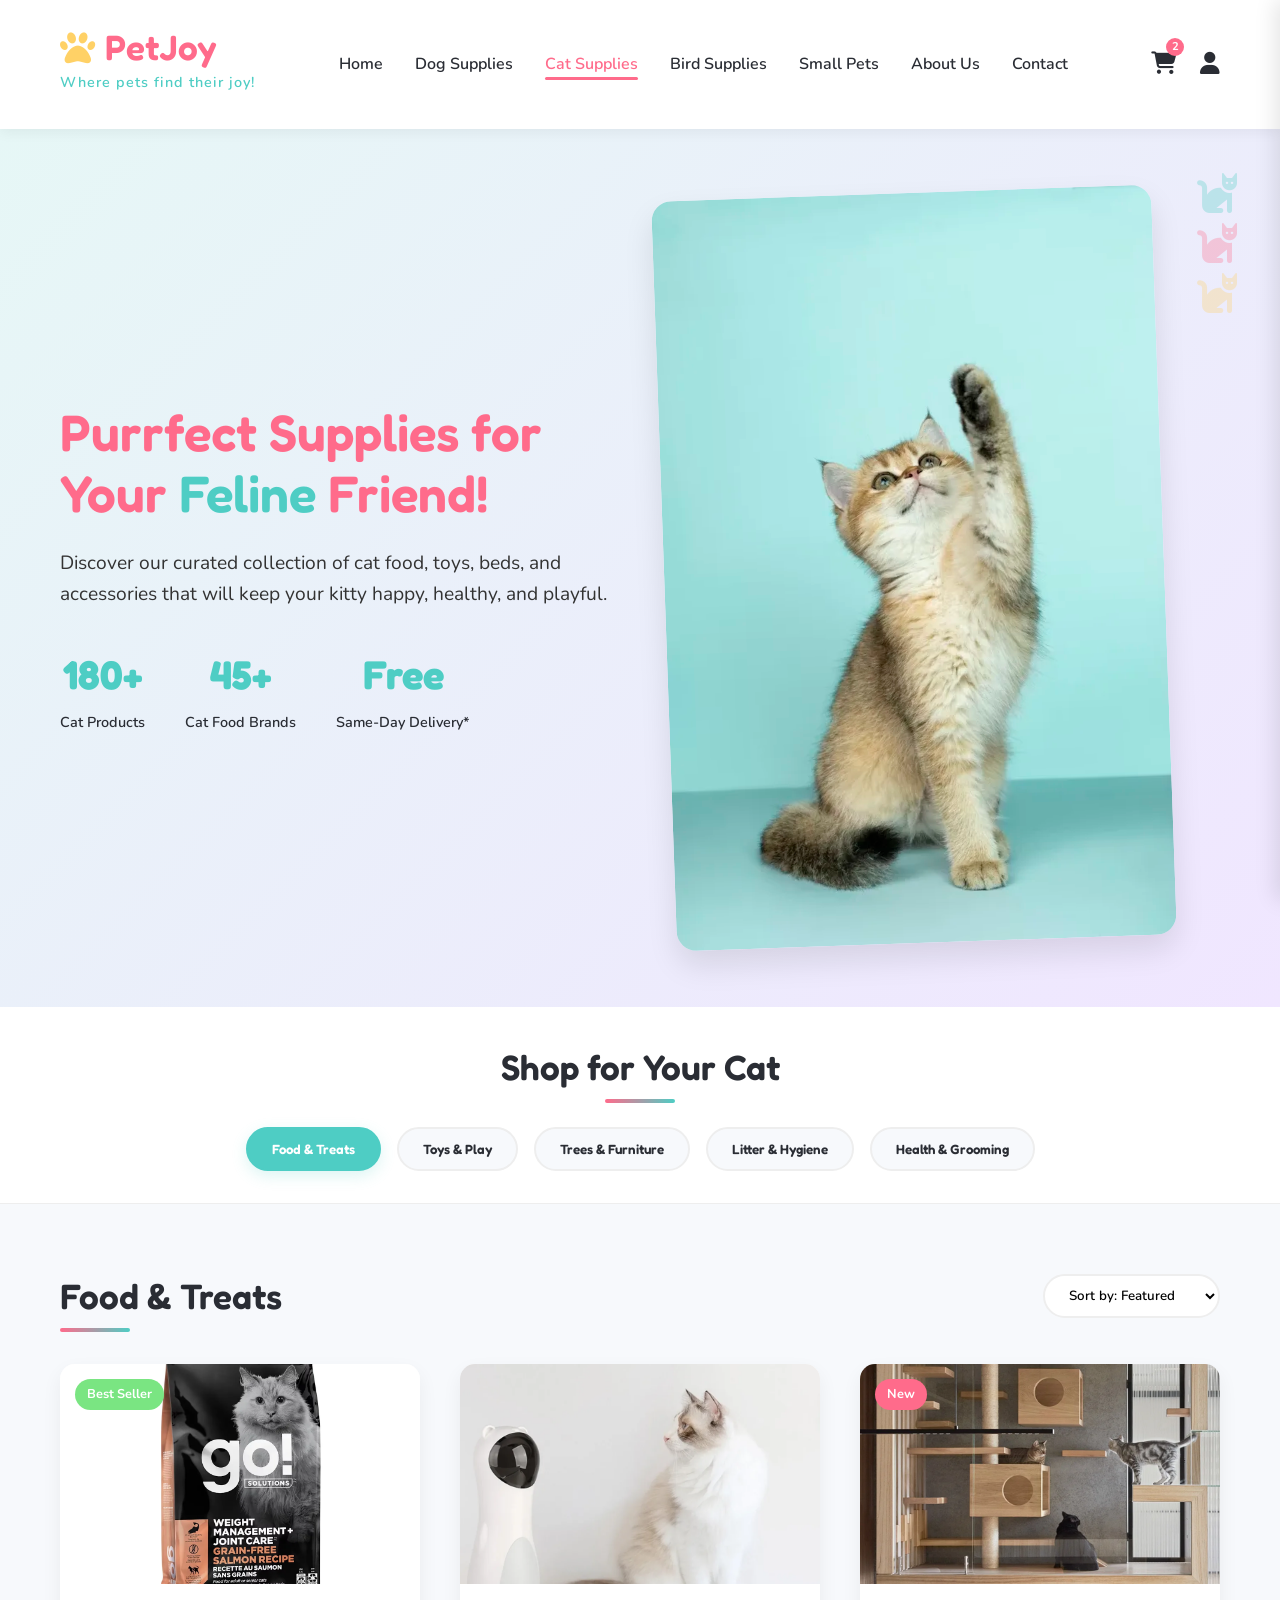
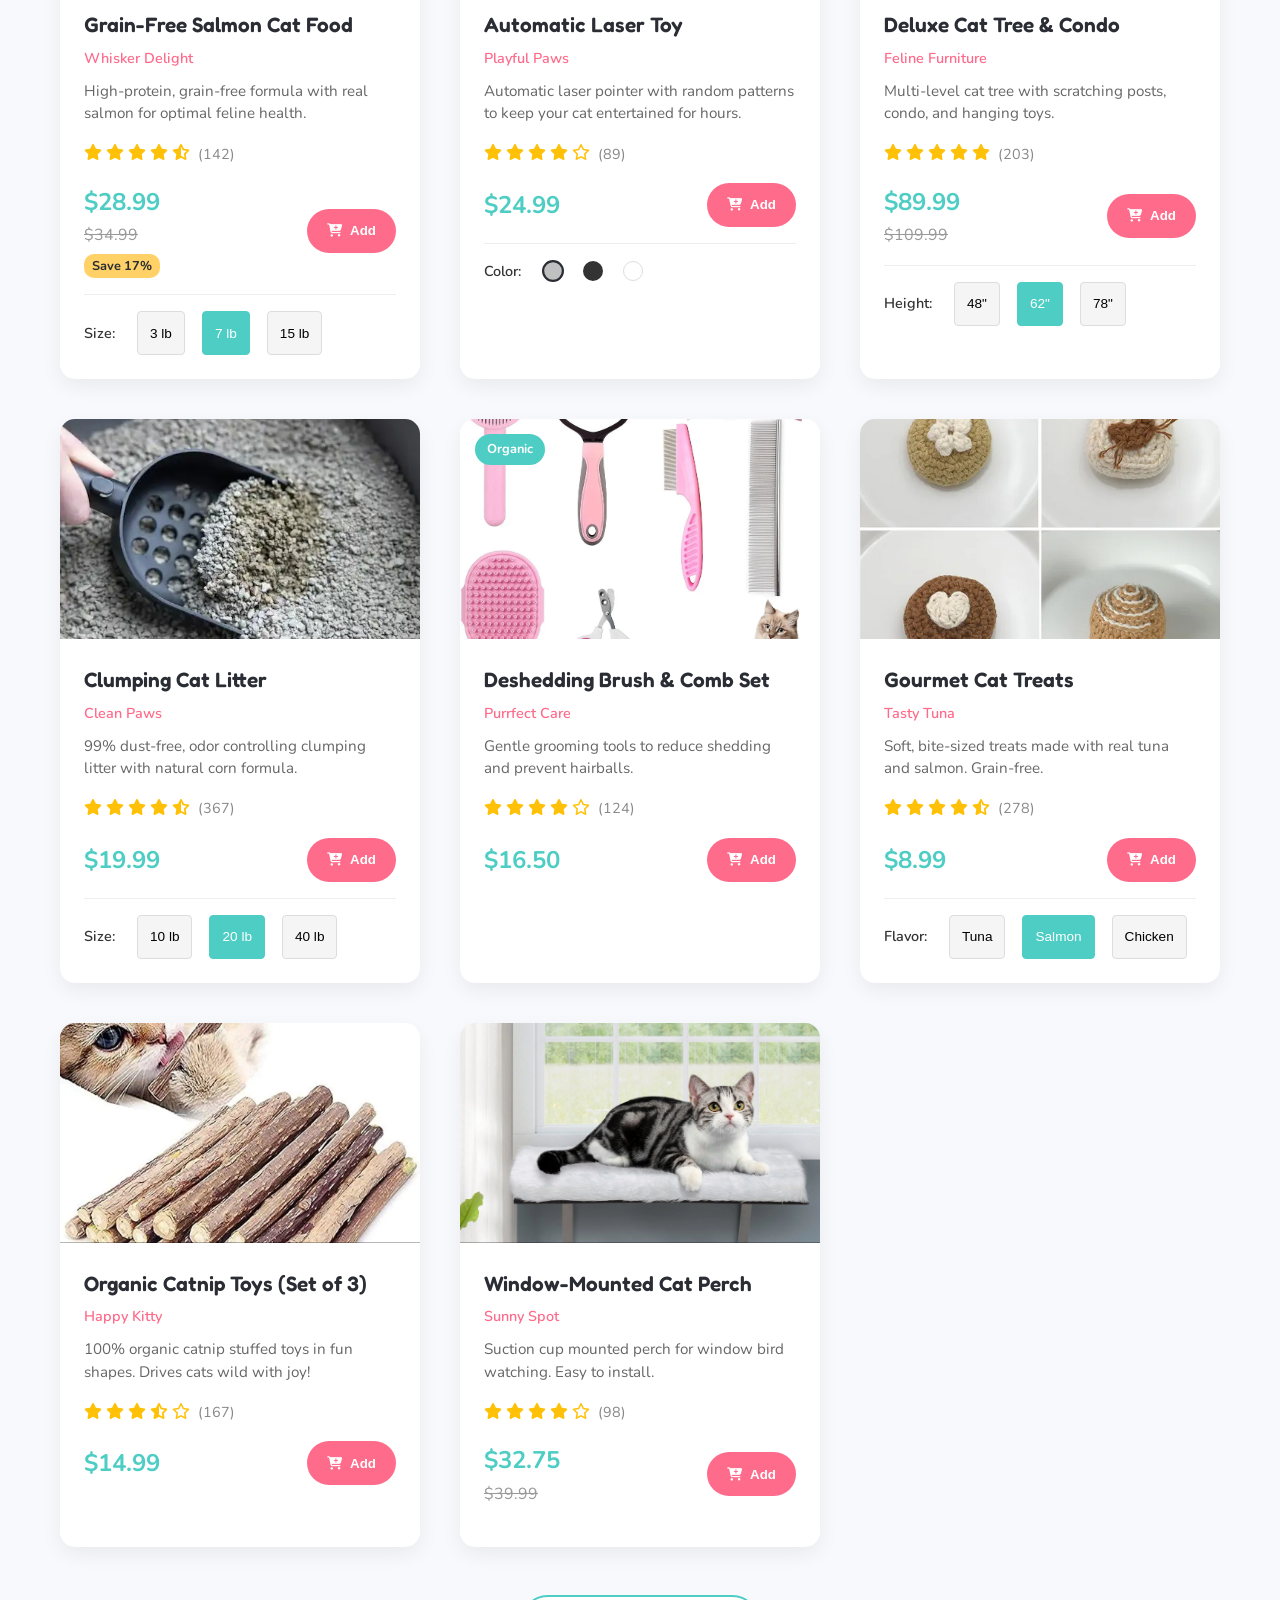
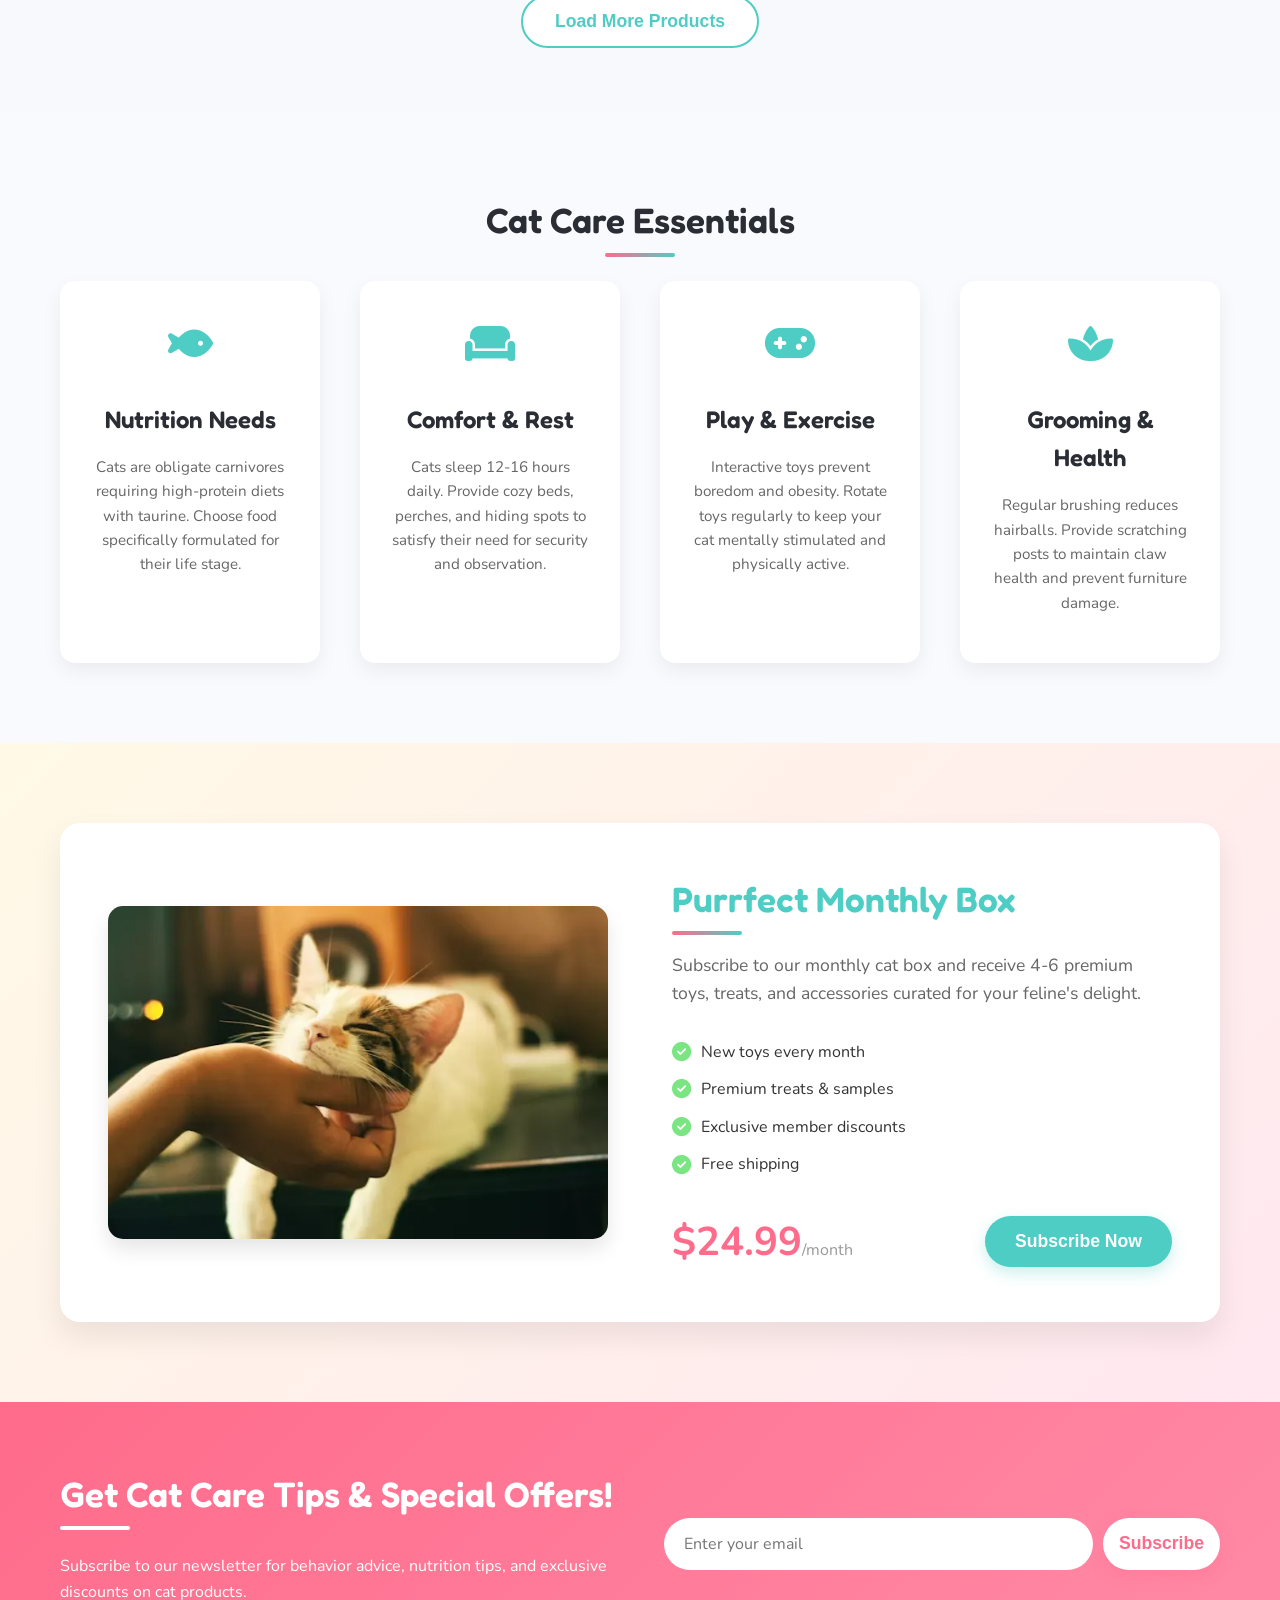
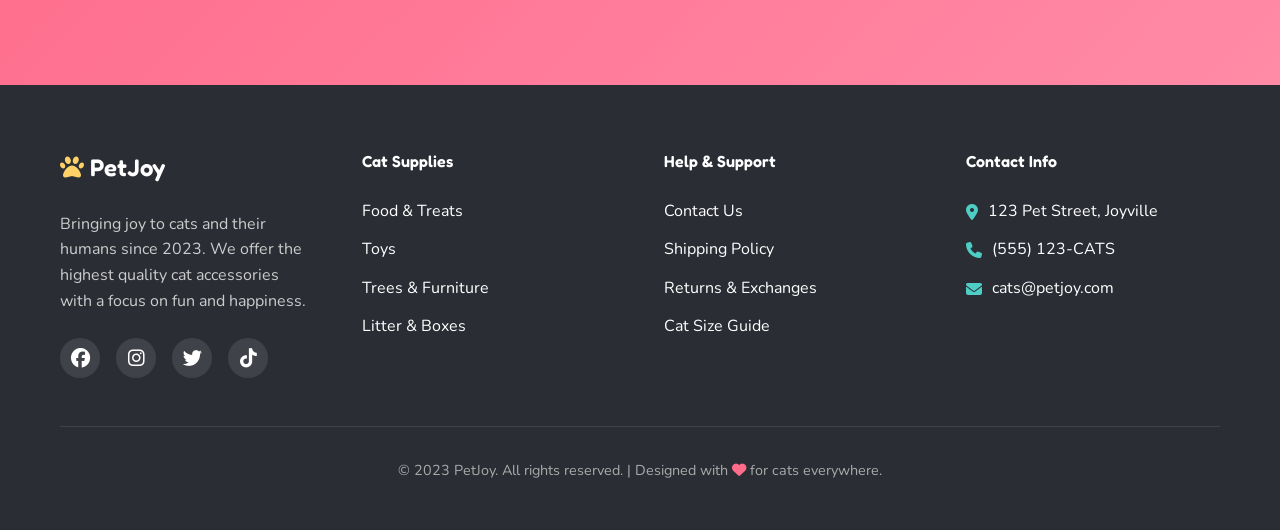
<file: cat-pet.html>
<!DOCTYPE html>
<html lang="en">
  <head>
    <meta charset="UTF-8" />
    <meta name="viewport" content="width=device-width, initial-scale=1.0" />
    <title>Cat Supplies | PetJoy - Joyful Pet Accessories</title>
    <link rel="stylesheet" href="Asset/style/cat-pet.css" />
    <link rel="stylesheet" href="Asset/style/style.css" />
    <link rel="preconnect" href="https://fonts.googleapis.com" />
    <link rel="preconnect" href="https://fonts.gstatic.com" crossorigin />
    <link
      href="https://fonts.googleapis.com/css2?family=Fredoka:wght@400;500;600&family=Nunito:wght@300;400;700&display=swap"
      rel="stylesheet"
    />
    <link
      rel="stylesheet"
      href="https://cdnjs.cloudflare.com/ajax/libs/font-awesome/6.4.0/css/all.min.css"
    />
    <link
      rel="icon"
      type="image/x-icon"
      href="data:image/svg+xml,<svg xmlns=%22http://www.w3.org/2000/svg%22 viewBox=%220 0 100 100%22><text y=%22.9em%22 font-size=%2290%22>🐾</text></svg>"
    />
  </head>
  <body>
    <!-- Header & Navigation -->
    <header class="main-header">
      <div class="container">
        <div class="header-content">
          <div class="logo">
            <h1><i class="fas fa-paw"></i> PetJoy</h1>
            <p class="tagline">Where pets find their joy!</p>
          </div>

          <nav class="main-nav">
            <ul>
              <li><a href="index.html">Home</a></li>
              <li><a href="dog-pet.html">Dog Supplies</a></li>
              <li><a href="#" class="active">Cat Supplies</a></li>
              <li><a href="bird-pet.html">Bird Supplies</a></li>
              <li><a href="small-pet.html">Small Pets</a></li>
              <li><a href="about.html">About Us</a></li>
              <li><a href="contact.html">Contact</a></li>
            </ul>
          </nav>

          <button class="nav-toggle" aria-label="Toggle menu">
            <span></span>
          </button>

          <div class="header-icons">
            <div class="cart-icon">
              <i class="fas fa-shopping-cart"></i>
              <span class="cart-count">4</span>
            </div>
            <div class="user-icon">
              <i class="fas fa-user"></i>
            </div>
          </div>
        </div>
      </div>
    </header>

    <!-- Cat Page Hero -->
    <section class="cat-hero">
      <div class="container">
        <div class="cat-hero-content">
          <div class="cat-hero-text">
            <h1>
              Purrfect Supplies for Your
              <span class="cat-highlight">Feline</span> Friend!
            </h1>
            <p>
              Discover our curated collection of cat food, toys, beds, and
              accessories that will keep your kitty happy, healthy, and playful.
            </p>
            <div class="cat-hero-stats">
              <div class="stat">
                <span class="stat-number">180+</span>
                <span class="stat-text">Cat Products</span>
              </div>
              <div class="stat">
                <span class="stat-number">45+</span>
                <span class="stat-text">Cat Food Brands</span>
              </div>
              <div class="stat">
                <span class="stat-number">Free</span>
                <span class="stat-text">Same-Day Delivery*</span>
              </div>
            </div>
          </div>
          <div class="cat-hero-image">
            <div class="cat-silhouettes">
              <i class="fas fa-cat"></i>
              <i class="fas fa-cat"></i>
              <i class="fas fa-cat"></i>
            </div>
            <img
              src="Asset/image/cat-pet/cp-001.webp"
              alt="Playful Cat"
              class="hero-cat-img"
            />
          </div>
        </div>
      </div>
    </section>

    <!-- Cat Categories -->
    <section class="cat-categories">
      <div class="container">
        <h2 class="section-title">Shop for Your Cat</h2>
        <div class="cat-category-tabs">
          <button class="cat-tab-btn active" data-category="food">
            Food & Treats
          </button>
          <button class="cat-tab-btn" data-category="toys">Toys & Play</button>
          <button class="cat-tab-btn" data-category="furniture">
            Trees & Furniture
          </button>
          <button class="cat-tab-btn" data-category="litter">
            Litter & Hygiene
          </button>
          <button class="cat-tab-btn" data-category="health">
            Health & Grooming
          </button>
        </div>
      </div>
    </section>

    <!-- Cat Products Grid -->
    <section class="cat-products">
      <div class="container">
        <div class="products-header">
          <h2 id="cat-category-title">Food & Treats</h2>
          <div class="sort-filter">
            <select id="cat-sort-by">
              <option value="featured">Sort by: Featured</option>
              <option value="price-low">Price: Low to High</option>
              <option value="price-high">Price: High to Low</option>
              <option value="popular">Most Popular</option>
              <option value="rating">Customer Rating</option>
            </select>
          </div>
        </div>

        <div class="cat-products-grid">
          <!-- Product 1 - Food -->
          <div class="cat-product-card" data-category="food">
            <div class="cat-product-badge-top">
              <span class="cat-best-value">Best Seller</span>
            </div>
            <div class="cat-product-image">
              <img
                src="Asset/image/cat-pet/cp-002.webp"
                alt="Premium Cat Food"
              />
              <div class="cat-quick-view">Quick View</div>
            </div>
            <div class="cat-product-info">
              <h3>Grain-Free Salmon Cat Food</h3>
              <p class="cat-product-brand">Whisker Delight</p>
              <p class="cat-product-desc">
                High-protein, grain-free formula with real salmon for optimal
                feline health.
              </p>
              <div class="cat-product-rating">
                <div class="cat-stars">
                  <i class="fas fa-star"></i>
                  <i class="fas fa-star"></i>
                  <i class="fas fa-star"></i>
                  <i class="fas fa-star"></i>
                  <i class="fas fa-star-half-alt"></i>
                </div>
                <span class="cat-rating-count">(142)</span>
              </div>
              <div class="cat-product-footer">
                <div class="cat-price-container">
                  <span class="cat-current-price">$28.99</span>
                  <span class="cat-original-price">$34.99</span>
                  <span class="cat-save-badge">Save 17%</span>
                </div>
                <button class="add-to-cart-cat">
                  <i class="fas fa-cart-plus"></i> Add
                </button>
              </div>
              <div class="cat-product-sizes">
                <span class="cat-size-label">Size:</span>
                <button class="cat-size-btn">3 lb</button>
                <button class="cat-size-btn active">7 lb</button>
                <button class="cat-size-btn">15 lb</button>
              </div>
            </div>
          </div>

          <!-- Product 2 - Toy -->
          <div class="cat-product-card" data-category="toys">
            <div class="cat-product-image">
              <img
                src="Asset/image/cat-pet/cp-003.webp"
                alt="Interactive Cat Toy"
              />
              <div class="cat-quick-view">Quick View</div>
            </div>
            <div class="cat-product-info">
              <h3>Automatic Laser Toy</h3>
              <p class="cat-product-brand">Playful Paws</p>
              <p class="cat-product-desc">
                Automatic laser pointer with random patterns to keep your cat
                entertained for hours.
              </p>
              <div class="cat-product-rating">
                <div class="cat-stars">
                  <i class="fas fa-star"></i>
                  <i class="fas fa-star"></i>
                  <i class="fas fa-star"></i>
                  <i class="fas fa-star"></i>
                  <i class="far fa-star"></i>
                </div>
                <span class="cat-rating-count">(89)</span>
              </div>
              <div class="cat-product-footer">
                <div class="cat-price-container">
                  <span class="cat-current-price">$24.99</span>
                </div>
                <button class="add-to-cart-cat">
                  <i class="fas fa-cart-plus"></i> Add
                </button>
              </div>
              <div class="cat-product-colors">
                <span class="cat-color-label">Color:</span>
                <span
                  class="cat-color-option silver active"
                  data-color="silver"
                ></span>
                <span class="cat-color-option black" data-color="black"></span>
                <span class="cat-color-option white" data-color="white"></span>
              </div>
            </div>
          </div>

          <!-- Product 3 - Furniture -->
          <div class="cat-product-card" data-category="furniture">
            <div class="cat-product-badge-top">
              <span class="cat-bestseller">New</span>
            </div>
            <div class="cat-product-image">
              <img src="Asset/image/cat-pet/cp-004.webp" alt="Cat Tree" />
              <div class="cat-quick-view">Quick View</div>
            </div>
            <div class="cat-product-info">
              <h3>Deluxe Cat Tree & Condo</h3>
              <p class="cat-product-brand">Feline Furniture</p>
              <p class="cat-product-desc">
                Multi-level cat tree with scratching posts, condo, and hanging
                toys.
              </p>
              <div class="cat-product-rating">
                <div class="cat-stars">
                  <i class="fas fa-star"></i>
                  <i class="fas fa-star"></i>
                  <i class="fas fa-star"></i>
                  <i class="fas fa-star"></i>
                  <i class="fas fa-star"></i>
                </div>
                <span class="cat-rating-count">(203)</span>
              </div>
              <div class="cat-product-footer">
                <div class="cat-price-container">
                  <span class="cat-current-price">$89.99</span>
                  <span class="cat-original-price">$109.99</span>
                </div>
                <button class="add-to-cart-cat">
                  <i class="fas fa-cart-plus"></i> Add
                </button>
              </div>
              <div class="cat-product-sizes">
                <span class="cat-size-label">Height:</span>
                <button class="cat-size-btn">48"</button>
                <button class="cat-size-btn active">62"</button>
                <button class="cat-size-btn">78"</button>
              </div>
            </div>
          </div>

          <!-- Product 4 - Litter -->
          <div class="cat-product-card" data-category="litter">
            <div class="cat-product-image">
              <img src="Asset/image/cat-pet/cp-005.webp" alt="Cat Litter" />
              <div class="cat-quick-view">Quick View</div>
            </div>
            <div class="cat-product-info">
              <h3>Clumping Cat Litter</h3>
              <p class="cat-product-brand">Clean Paws</p>
              <p class="cat-product-desc">
                99% dust-free, odor controlling clumping litter with natural
                corn formula.
              </p>
              <div class="cat-product-rating">
                <div class="cat-stars">
                  <i class="fas fa-star"></i>
                  <i class="fas fa-star"></i>
                  <i class="fas fa-star"></i>
                  <i class="fas fa-star"></i>
                  <i class="fas fa-star-half-alt"></i>
                </div>
                <span class="cat-rating-count">(367)</span>
              </div>
              <div class="cat-product-footer">
                <div class="cat-price-container">
                  <span class="cat-current-price">$19.99</span>
                </div>
                <button class="add-to-cart-cat">
                  <i class="fas fa-cart-plus"></i> Add
                </button>
              </div>
              <div class="cat-product-sizes">
                <span class="cat-size-label">Size:</span>
                <button class="cat-size-btn">10 lb</button>
                <button class="cat-size-btn active">20 lb</button>
                <button class="cat-size-btn">40 lb</button>
              </div>
            </div>
          </div>

          <!-- Product 5 - Health -->
          <div class="cat-product-card" data-category="health">
            <div class="cat-product-badge-top">
              <span class="cat-new">Organic</span>
            </div>
            <div class="cat-product-image">
              <img
                src="Asset/image/cat-pet/cp-006.webp"
                alt="Cat Grooming Brush"
              />
              <div class="cat-quick-view">Quick View</div>
            </div>
            <div class="cat-product-info">
              <h3>Deshedding Brush & Comb Set</h3>
              <p class="cat-product-brand">Purrfect Care</p>
              <p class="cat-product-desc">
                Gentle grooming tools to reduce shedding and prevent hairballs.
              </p>
              <div class="cat-product-rating">
                <div class="cat-stars">
                  <i class="fas fa-star"></i>
                  <i class="fas fa-star"></i>
                  <i class="fas fa-star"></i>
                  <i class="fas fa-star"></i>
                  <i class="far fa-star"></i>
                </div>
                <span class="cat-rating-count">(124)</span>
              </div>
              <div class="cat-product-footer">
                <div class="cat-price-container">
                  <span class="cat-current-price">$16.50</span>
                </div>
                <button class="add-to-cart-cat">
                  <i class="fas fa-cart-plus"></i> Add
                </button>
              </div>
            </div>
          </div>

          <!-- Product 6 - Food -->
          <div class="cat-product-card" data-category="food">
            <div class="cat-product-image">
              <img src="Asset/image/cat-pet/cp-007.webp" alt="Cat Treats" />
              <div class="cat-quick-view">Quick View</div>
            </div>
            <div class="cat-product-info">
              <h3>Gourmet Cat Treats</h3>
              <p class="cat-product-brand">Tasty Tuna</p>
              <p class="cat-product-desc">
                Soft, bite-sized treats made with real tuna and salmon.
                Grain-free.
              </p>
              <div class="cat-product-rating">
                <div class="cat-stars">
                  <i class="fas fa-star"></i>
                  <i class="fas fa-star"></i>
                  <i class="fas fa-star"></i>
                  <i class="fas fa-star"></i>
                  <i class="fas fa-star-half-alt"></i>
                </div>
                <span class="cat-rating-count">(278)</span>
              </div>
              <div class="cat-product-footer">
                <div class="cat-price-container">
                  <span class="cat-current-price">$8.99</span>
                </div>
                <button class="add-to-cart-cat">
                  <i class="fas fa-cart-plus"></i> Add
                </button>
              </div>
              <div class="cat-product-flavors">
                <span class="cat-flavor-label">Flavor:</span>
                <button class="cat-flavor-btn">Tuna</button>
                <button class="cat-flavor-btn active">Salmon</button>
                <button class="cat-flavor-btn">Chicken</button>
              </div>
            </div>
          </div>

          <!-- Product 7 - Toy -->
          <div class="cat-product-card" data-category="toys">
            <div class="cat-product-image">
              <img src="Asset/image/cat-pet/cp-008.webp" alt="Catnip Toy" />
              <div class="cat-quick-view">Quick View</div>
            </div>
            <div class="cat-product-info">
              <h3>Organic Catnip Toys (Set of 3)</h3>
              <p class="cat-product-brand">Happy Kitty</p>
              <p class="cat-product-desc">
                100% organic catnip stuffed toys in fun shapes. Drives cats wild
                with joy!
              </p>
              <div class="cat-product-rating">
                <div class="cat-stars">
                  <i class="fas fa-star"></i>
                  <i class="fas fa-star"></i>
                  <i class="fas fa-star"></i>
                  <i class="fas fa-star-half-alt"></i>
                  <i class="far fa-star"></i>
                </div>
                <span class="cat-rating-count">(167)</span>
              </div>
              <div class="cat-product-footer">
                <div class="cat-price-container">
                  <span class="cat-current-price">$14.99</span>
                </div>
                <button class="add-to-cart-cat">
                  <i class="fas fa-cart-plus"></i> Add
                </button>
              </div>
            </div>
          </div>
            <script src="Asset/js/nav-toggle.js"></script>
            </body>
          <!-- Product 8 - Furniture -->
          <div class="cat-product-card" data-category="furniture">
            <div class="cat-product-image">
              <img
                src="Asset/image/cat-pet/cp-009.webp"
                alt="Window Cat Perch"
              />
              <div class="cat-quick-view">Quick View</div>
            </div>
            <div class="cat-product-info">
              <h3>Window-Mounted Cat Perch</h3>
              <p class="cat-product-brand">Sunny Spot</p>
              <p class="cat-product-desc">
                Suction cup mounted perch for window bird watching. Easy to
                install.
              </p>
              <div class="cat-product-rating">
                <div class="cat-stars">
                  <i class="fas fa-star"></i>
                  <i class="fas fa-star"></i>
                  <i class="fas fa-star"></i>
                  <i class="fas fa-star"></i>
                  <i class="far fa-star"></i>
                </div>
                <span class="cat-rating-count">(98)</span>
              </div>
              <div class="cat-product-footer">
                <div class="cat-price-container">
                  <span class="cat-current-price">$32.75</span>
                  <span class="cat-original-price">$39.99</span>
                </div>
                <button class="add-to-cart-cat">
                  <i class="fas fa-cart-plus"></i> Add
                </button>
              </div>
            </div>
          </div>
        </div>

        <div class="cat-load-more-container">
          <button class="cat-load-more-btn">Load More Products</button>
        </div>
      </div>
    </section>

    <!-- Cat Food Guide -->
    <section class="cat-food-guide">
      <div class="container">
        <h2 class="section-title">Cat Care Essentials</h2>
        <div class="cat-guide-grid">
          <div class="cat-guide-card">
            <div class="cat-guide-icon">
              <i class="fas fa-fish"></i>
            </div>
            <h3>Nutrition Needs</h3>
            <p>
              Cats are obligate carnivores requiring high-protein diets with
              taurine. Choose food specifically formulated for their life stage.
            </p>
          </div>
          <div class="cat-guide-card">
            <div class="cat-guide-icon">
              <i class="fas fa-couch"></i>
            </div>
            <h3>Comfort & Rest</h3>
            <p>
              Cats sleep 12-16 hours daily. Provide cozy beds, perches, and
              hiding spots to satisfy their need for security and observation.
            </p>
          </div>
          <div class="cat-guide-card">
            <div class="cat-guide-icon">
              <i class="fas fa-gamepad"></i>
            </div>
            <h3>Play & Exercise</h3>
            <p>
              Interactive toys prevent boredom and obesity. Rotate toys
              regularly to keep your cat mentally stimulated and physically
              active.
            </p>
          </div>
          <div class="cat-guide-card">
            <div class="cat-guide-icon">
              <i class="fas fa-spa"></i>
            </div>
            <h3>Grooming & Health</h3>
            <p>
              Regular brushing reduces hairballs. Provide scratching posts to
              maintain claw health and prevent furniture damage.
            </p>
          </div>
        </div>
      </div>
    </section>

    <!-- Cat Subscription Box -->
    <section class="cat-subscription">
      <div class="container">
        <div class="subscription-content">
          <div class="subscription-image">
            <img
              src="Asset/image/cat-pet/cp-010.webp"
              alt="Happy Cat with Toys"
            />
          </div>
          <div class="subscription-info">
            <h2>Purrfect Monthly Box</h2>
            <p>
              Subscribe to our monthly cat box and receive 4-6 premium toys,
              treats, and accessories curated for your feline's delight.
            </p>
            <div class="subscription-features">
              <div class="feature">
                <i class="fas fa-check-circle"></i>
                <span>New toys every month</span>
              </div>
              <div class="feature">
                <i class="fas fa-check-circle"></i>
                <span>Premium treats & samples</span>
              </div>
              <div class="feature">
                <i class="fas fa-check-circle"></i>
                <span>Exclusive member discounts</span>
              </div>
              <div class="feature">
                <i class="fas fa-check-circle"></i>
                <span>Free shipping</span>
              </div>
            </div>
            <div class="subscription-price">
              <span class="price"
                >$24.99<span class="per-month">/month</span></span
              >
              <button class="subscription-btn">Subscribe Now</button>
            </div>
          </div>
        </div>
      </div>
    </section>

    <!-- Newsletter -->
    <section class="newsletter">
      <div class="container">
        <div class="newsletter-content">
          <div class="newsletter-text">
            <h2>Get Cat Care Tips & Special Offers!</h2>
            <p>
              Subscribe to our newsletter for behavior advice, nutrition tips,
              and exclusive discounts on cat products.
            </p>
          </div>
          <div class="newsletter-form">
            <input type="email" placeholder="Enter your email" />
            <button class="btn">Subscribe</button>
          </div>
        </div>
      </div>
    </section>

    <!-- Footer -->
    <footer class="main-footer">
      <div class="container">
        <div class="footer-grid">
          <div class="footer-col">
            <h3><i class="fas fa-paw"></i> PetJoy</h3>
            <p>
              Bringing joy to cats and their humans since 2023. We offer the
              highest quality cat accessories with a focus on fun and happiness.
            </p>
            <div class="social-icons">
              <a href="#"><i class="fab fa-facebook"></i></a>
              <a href="#"><i class="fab fa-instagram"></i></a>
              <a href="#"><i class="fab fa-twitter"></i></a>
              <a href="#"><i class="fab fa-tiktok"></i></a>
            </div>
          </div>

          <div class="footer-col">
            <h4>Cat Supplies</h4>
            <ul>
              <li><a href="#food">Food & Treats</a></li>
              <li><a href="#toys">Toys</a></li>
              <li><a href="#furniture">Trees & Furniture</a></li>
              <li><a href="#litter">Litter & Boxes</a></li>
            </ul>
          </div>

          <div class="footer-col">
            <h4>Help & Support</h4>
            <ul>
              <li><a href="#">Contact Us</a></li>
              <li><a href="#">Shipping Policy</a></li>
              <li><a href="#">Returns & Exchanges</a></li>
              <li><a href="#">Cat Size Guide</a></li>
            </ul>
          </div>

          <div class="footer-col">
            <h4>Contact Info</h4>
            <ul class="contact-info">
              <li>
                <i class="fas fa-map-marker-alt"></i> 123 Pet Street, Joyville
              </li>
              <li><i class="fas fa-phone"></i> (555) 123-CATS</li>
              <li><i class="fas fa-envelope"></i> cats@petjoy.com</li>
            </ul>
          </div>
        </div>

        <div class="footer-bottom">
          <p>
            &copy; 2023 PetJoy. All rights reserved. | Designed with
            <i class="fas fa-heart"></i> for cats everywhere.
          </p>
        </div>
      </div>
    </footer>

    <!-- Shopping Cart Sidebar -->
    <div class="cart-sidebar">
      <div class="cart-header">
        <h3>Your Shopping Cart</h3>
        <button class="close-cart">&times;</button>
      </div>
      <div class="cart-items">
        <div class="cart-item">
          <img
            src="Asset/image/cat-pet/cp-002.webp"
            alt="Grain-Free Salmon Cat Food"
          />
          <div class="cart-item-info">
            <h4>Grain-Free Salmon Cat Food</h4>
            <p>7 lb • $28.99</p>
            <div class="cart-item-quantity">
              <button class="qty-btn minus">-</button>
              <span class="qty">1</span>
              <button class="qty-btn plus">+</button>
            </div>
          </div>
          <button class="remove-item"><i class="fas fa-times"></i></button>
        </div>
        <div class="cart-item">
          <img
            src="Asset/image/cat-pet/cp-003.webp"
            alt="Automatic Laser Toy"
          />
          <div class="cart-item-info">
            <h4>Automatic Laser Toy</h4>
            <p>Silver • $24.99</p>
            <div class="cart-item-quantity">
              <button class="qty-btn minus">-</button>
              <span class="qty">1</span>
              <button class="qty-btn plus">+</button>
            </div>
          </div>
          <button class="remove-item"><i class="fas fa-times"></i></button>
        </div>
      </div>
      <div class="cart-summary">
        <div class="cart-subtotal">
          <span>Subtotal:</span>
          <span class="subtotal-price">$53.98</span>
        </div>
        <div class="cart-shipping">
          <span>Shipping:</span>
          <span class="shipping-price">FREE</span>
        </div>
        <div class="cart-total">
          <h4>Total: <span class="total-price">$53.98</span></h4>
        </div>
        <button class="checkout-btn">Proceed to Checkout</button>
        <a href="#" class="continue-shopping">Continue Shopping</a>
      </div>
    </div>

    <!-- Quick View Modal -->
    <div class="cat-quick-view-modal">
      <div class="cat-modal-content">
        <button class="cat-close-modal">&times;</button>
        <div class="cat-modal-product-details">
          <!-- Content will be loaded via JavaScript -->
        </div>
      </div>
    </div>

    <script>
      // Cat Page JavaScript
      document.addEventListener("DOMContentLoaded", function () {
        // Cart functionality
        const cartIcon = document.querySelector(".cart-icon");
        const closeCart = document.querySelector(".close-cart");
        const cartSidebar = document.querySelector(".cart-sidebar");
        const addToCartButtons = document.querySelectorAll(".add-to-cart-cat");
        const cartCount = document.querySelector(".cart-count");
        const cartItemsContainer = document.querySelector(".cart-items");
        const cartSubtotal = document.querySelector(".subtotal-price");
        const cartShipping = document.querySelector(".shipping-price");
        const cartTotal = document.querySelector(".total-price");

        // Tab filtering
        const tabButtons = document.querySelectorAll(".cat-tab-btn");
        const productCards = document.querySelectorAll(".cat-product-card");
        const categoryTitle = document.getElementById("cat-category-title");

        // Quick view modal
        const quickViewButtons = document.querySelectorAll(".cat-quick-view");
        const quickViewModal = document.querySelector(".cat-quick-view-modal");
        const closeModal = document.querySelector(".cat-close-modal");

        // Sort functionality
        const sortSelect = document.getElementById("cat-sort-by");

        // Initialize cart
        let cart = [
          {
            id: 1,
            name: "Grain-Free Salmon Cat Food",
            price: 28.99,
            quantity: 1,
            img: "Asset/image/cat-pet/cp-002.webp",
            size: "7 lb",
          },
          {
            id: 2,
            name: "Automatic Laser Toy",
            price: 24.99,
            quantity: 1,
            img: "Asset/image/cat-pet/cp-003.webp",
            color: "Silver",
          },
        ];

        // Update cart display
        function updateCartDisplay() {
          // Update cart count
          let totalItems = cart.reduce(
            (total, item) => total + item.quantity,
            0
          );
          cartCount.textContent = totalItems;

          // Update cart sidebar
          cartItemsContainer.innerHTML = "";
          let subtotal = 0;

          cart.forEach((item, index) => {
            subtotal += item.price * item.quantity;

            const cartItemHTML = `
                        <div class="cart-item">
                            <img src="${item.img}" alt="${item.name}">
                            <div class="cart-item-info">
                                <h4>${item.name}</h4>
                                <p>${
                                  item.size || item.color || ""
                                } • $${item.price.toFixed(2)}</p>
                                <div class="cart-item-quantity">
                                    <button class="qty-btn minus" data-index="${index}">-</button>
                                    <span class="qty">${item.quantity}</span>
                                    <button class="qty-btn plus" data-index="${index}">+</button>
                                </div>
                            </div>
                            <button class="remove-item" data-index="${index}"><i class="fas fa-times"></i></button>
                        </div>
                    `;

            cartItemsContainer.innerHTML += cartItemHTML;
          });

          // Update prices (free shipping over $40 for cats)
          const shipping = subtotal > 40 ? 0 : 4.99;
          const total = subtotal + shipping;

          cartSubtotal.textContent = `$${subtotal.toFixed(2)}`;
          cartShipping.textContent =
            shipping === 0 ? "FREE" : `$${shipping.toFixed(2)}`;
          cartTotal.textContent = `$${total.toFixed(2)}`;
        }

        // Toggle cart sidebar
        cartIcon.addEventListener("click", function () {
          cartSidebar.style.right = "0";
        });

        closeCart.addEventListener("click", function () {
          cartSidebar.style.right = "-350px";
        });

        // Add to cart functionality
        addToCartButtons.forEach((button) => {
          button.addEventListener("click", function () {
            const productCard = this.closest(".cat-product-card");
            const productName = productCard.querySelector("h3").textContent;
            const productPrice = parseFloat(
              productCard
                .querySelector(".cat-current-price")
                .textContent.replace("$", "")
            );
            const productImg = productCard.querySelector("img").src;

            // Check if product already in cart
            const existingItemIndex = cart.findIndex(
              (item) => item.name === productName
            );

            if (existingItemIndex !== -1) {
              // Increase quantity if already in cart
              cart[existingItemIndex].quantity += 1;
            } else {
              // Add new item to cart
              cart.push({
                id: cart.length + 1,
                name: productName,
                price: productPrice,
                quantity: 1,
                img: productImg,
              });
            }

            updateCartDisplay();

            // Show cart sidebar when item is added
            cartSidebar.style.right = "0";

            // Animate cart icon
            cartCount.classList.add("animate-bounce");
            setTimeout(() => {
              cartCount.classList.remove("animate-bounce");
            }, 500);
          });
        });

        // Cart item quantity and removal
        document.addEventListener("click", function (e) {
          // Quantity buttons
          if (
            e.target.classList.contains("qty-btn") ||
            e.target.parentElement.classList.contains("qty-btn")
          ) {
            const btn = e.target.classList.contains("qty-btn")
              ? e.target
              : e.target.parentElement;
            const index = parseInt(btn.getAttribute("data-index"));
            const isPlus = btn.classList.contains("plus");
            const isMinus = btn.classList.contains("minus");

            if (isPlus) {
              cart[index].quantity += 1;
            } else if (isMinus && cart[index].quantity > 1) {
              cart[index].quantity -= 1;
            }

            updateCartDisplay();
          }

          // Remove item buttons
          if (
            e.target.classList.contains("remove-item") ||
            e.target.parentElement.classList.contains("remove-item")
          ) {
            const btn = e.target.classList.contains("remove-item")
              ? e.target
              : e.target.parentElement;
            const index = parseInt(btn.getAttribute("data-index"));

            cart.splice(index, 1);
            updateCartDisplay();
          }
        });

        // Tab filtering
        tabButtons.forEach((button) => {
          button.addEventListener("click", function () {
            // Remove active class from all buttons
            tabButtons.forEach((btn) => btn.classList.remove("active"));

            // Add active class to clicked button
            this.classList.add("active");

            // Get category
            const category = this.getAttribute("data-category");

            // Update category title
            const categoryTitles = {
              food: "Food & Treats",
              toys: "Toys & Play",
              furniture: "Trees & Furniture",
              litter: "Litter & Hygiene",
              health: "Health & Grooming",
            };

            categoryTitle.textContent = categoryTitles[category];

            // Show/hide products based on category
            productCards.forEach((card) => {
              if (
                category === "all" ||
                card.getAttribute("data-category") === category
              ) {
                card.style.display = "block";
                setTimeout(() => {
                  card.style.opacity = "1";
                  card.style.transform = "translateY(0)";
                }, 10);
              } else {
                card.style.opacity = "0";
                card.style.transform = "translateY(20px)";
                setTimeout(() => {
                  card.style.display = "none";
                }, 300);
              }
            });
          });
        });

        // Quick view functionality
        quickViewButtons.forEach((button) => {
          button.addEventListener("click", function () {
            const productCard = this.closest(".cat-product-card");
            const productName = productCard.querySelector("h3").textContent;
            const productBrand =
              productCard.querySelector(".cat-product-brand").textContent;
            const productDesc =
              productCard.querySelector(".cat-product-desc").textContent;
            const productPrice =
              productCard.querySelector(".cat-current-price").textContent;
            const productImg = productCard.querySelector("img").src;
            const productRating = productCard.querySelector(
              ".cat-product-rating"
            ).innerHTML;

            const modalContent = `
                        <div class="cat-modal-product-image">
                            <img src="${productImg}" alt="${productName}">
                        </div>
                        <div class="cat-modal-product-info">
                            <h2>${productName}</h2>
                            <p class="cat-modal-brand">${productBrand}</p>
                            <div class="cat-modal-rating">${productRating}</div>
                            <p class="cat-modal-desc">${productDesc}</p>
                            <div class="cat-modal-price">${productPrice}</div>
                            <button class="cat-modal-add-to-cart btn"><i class="fas fa-cart-plus"></i> Add to Cart</button>
                            <div class="cat-modal-features">
                                <h4>Features:</h4>
                                <ul>
                                    <li><i class="fas fa-check"></i> Designed specifically for cats</li>
                                    <li><i class="fas fa-check"></i> High-quality, safe materials</li>
                                    <li><i class="fas fa-check"></i> Satisfaction guaranteed</li>
                                    <li><i class="fas fa-check"></i> Easy to clean and maintain</li>
                                </ul>
                            </div>
                        </div>
                    `;

            document.querySelector(".cat-modal-product-details").innerHTML =
              modalContent;
            quickViewModal.style.display = "flex";

            // Add event listener to modal add to cart button
            setTimeout(() => {
              document
                .querySelector(".cat-modal-add-to-cart")
                .addEventListener("click", function () {
                  // Add to cart logic here
                  quickViewModal.style.display = "none";
                });
            }, 100);
          });
        });

        // Close modal
        closeModal.addEventListener("click", function () {
          quickViewModal.style.display = "none";
        });

        // Close modal when clicking outside
        quickViewModal.addEventListener("click", function (e) {
          if (e.target === this) {
            quickViewModal.style.display = "none";
          }
        });

        // Sort functionality
        sortSelect.addEventListener("change", function () {
          const sortValue = this.value;
          const productsArray = Array.from(productCards);
          const visibleProducts = productsArray.filter(
            (card) => card.style.display !== "none"
          );

          visibleProducts.sort((a, b) => {
            const priceA = parseFloat(
              a.querySelector(".cat-current-price").textContent.replace("$", "")
            );
            const priceB = parseFloat(
              b.querySelector(".cat-current-price").textContent.replace("$", "")
            );
            const nameA = a.querySelector("h3").textContent.toLowerCase();
            const nameB = b.querySelector("h3").textContent.toLowerCase();
            const ratingA = a
              .querySelector(".cat-rating-count")
              .textContent.replace(/[()]/g, "");
            const ratingB = b
              .querySelector(".cat-rating-count")
              .textContent.replace(/[()]/g, "");

            switch (sortValue) {
              case "price-low":
                return priceA - priceB;
              case "price-high":
                return priceB - priceA;
              case "popular":
                return ratingB - ratingA;
              case "rating":
                // Simple rating sort based on stars
                const starsA = a.querySelectorAll(
                  ".cat-stars .fa-star, .cat-stars .fa-star-half-alt"
                ).length;
                const starsB = b.querySelectorAll(
                  ".cat-stars .fa-star, .cat-stars .fa-star-half-alt"
                ).length;
                return starsB - starsA;
              default:
                return 0;
            }
          });

          // Reorder products in the grid
          const productGrid = document.querySelector(".cat-products-grid");
          visibleProducts.forEach((product) => {
            productGrid.appendChild(product);
          });
        });

        // Size, color, and flavor selection
        document.addEventListener("click", function (e) {
          // Size buttons
          if (e.target.classList.contains("cat-size-btn")) {
            const parent = e.target.parentElement;
            const buttons = parent.querySelectorAll(".cat-size-btn");
            buttons.forEach((btn) => btn.classList.remove("active"));
            e.target.classList.add("active");
          }

          // Color options
          if (e.target.classList.contains("cat-color-option")) {
            const parent = e.target.parentElement;
            const options = parent.querySelectorAll(".cat-color-option");
            options.forEach((opt) => opt.classList.remove("active"));
            e.target.classList.add("active");
          }

          // Flavor buttons
          if (e.target.classList.contains("cat-flavor-btn")) {
            const parent = e.target.parentElement;
            const buttons = parent.querySelectorAll(".cat-flavor-btn");
            buttons.forEach((btn) => btn.classList.remove("active"));
            e.target.classList.add("active");
          }
        });

        // Subscription button
        document
          .querySelector(".subscription-btn")
          .addEventListener("click", function () {
            alert(
              "Thank you for your interest in our Cat Subscription Box! You will be redirected to the subscription page."
            );
            // In a real application, this would redirect to a subscription form
          });

        // Load more button
        document
          .querySelector(".cat-load-more-btn")
          .addEventListener("click", function () {
            // In a real application, this would load more products from a server
            this.textContent = "All Products Loaded";
            this.disabled = true;
            this.style.opacity = "0.7";

            // Show a message
            const message = document.createElement("p");
            message.textContent = "Showing all available cat products";
            message.style.textAlign = "center";
            message.style.marginTop = "10px";
            message.style.color = "var(--primary)";
            this.parentElement.appendChild(message);
          });

        // Initialize cart display
        updateCartDisplay();
      });
    </script>
  </body>
</html>
</file>
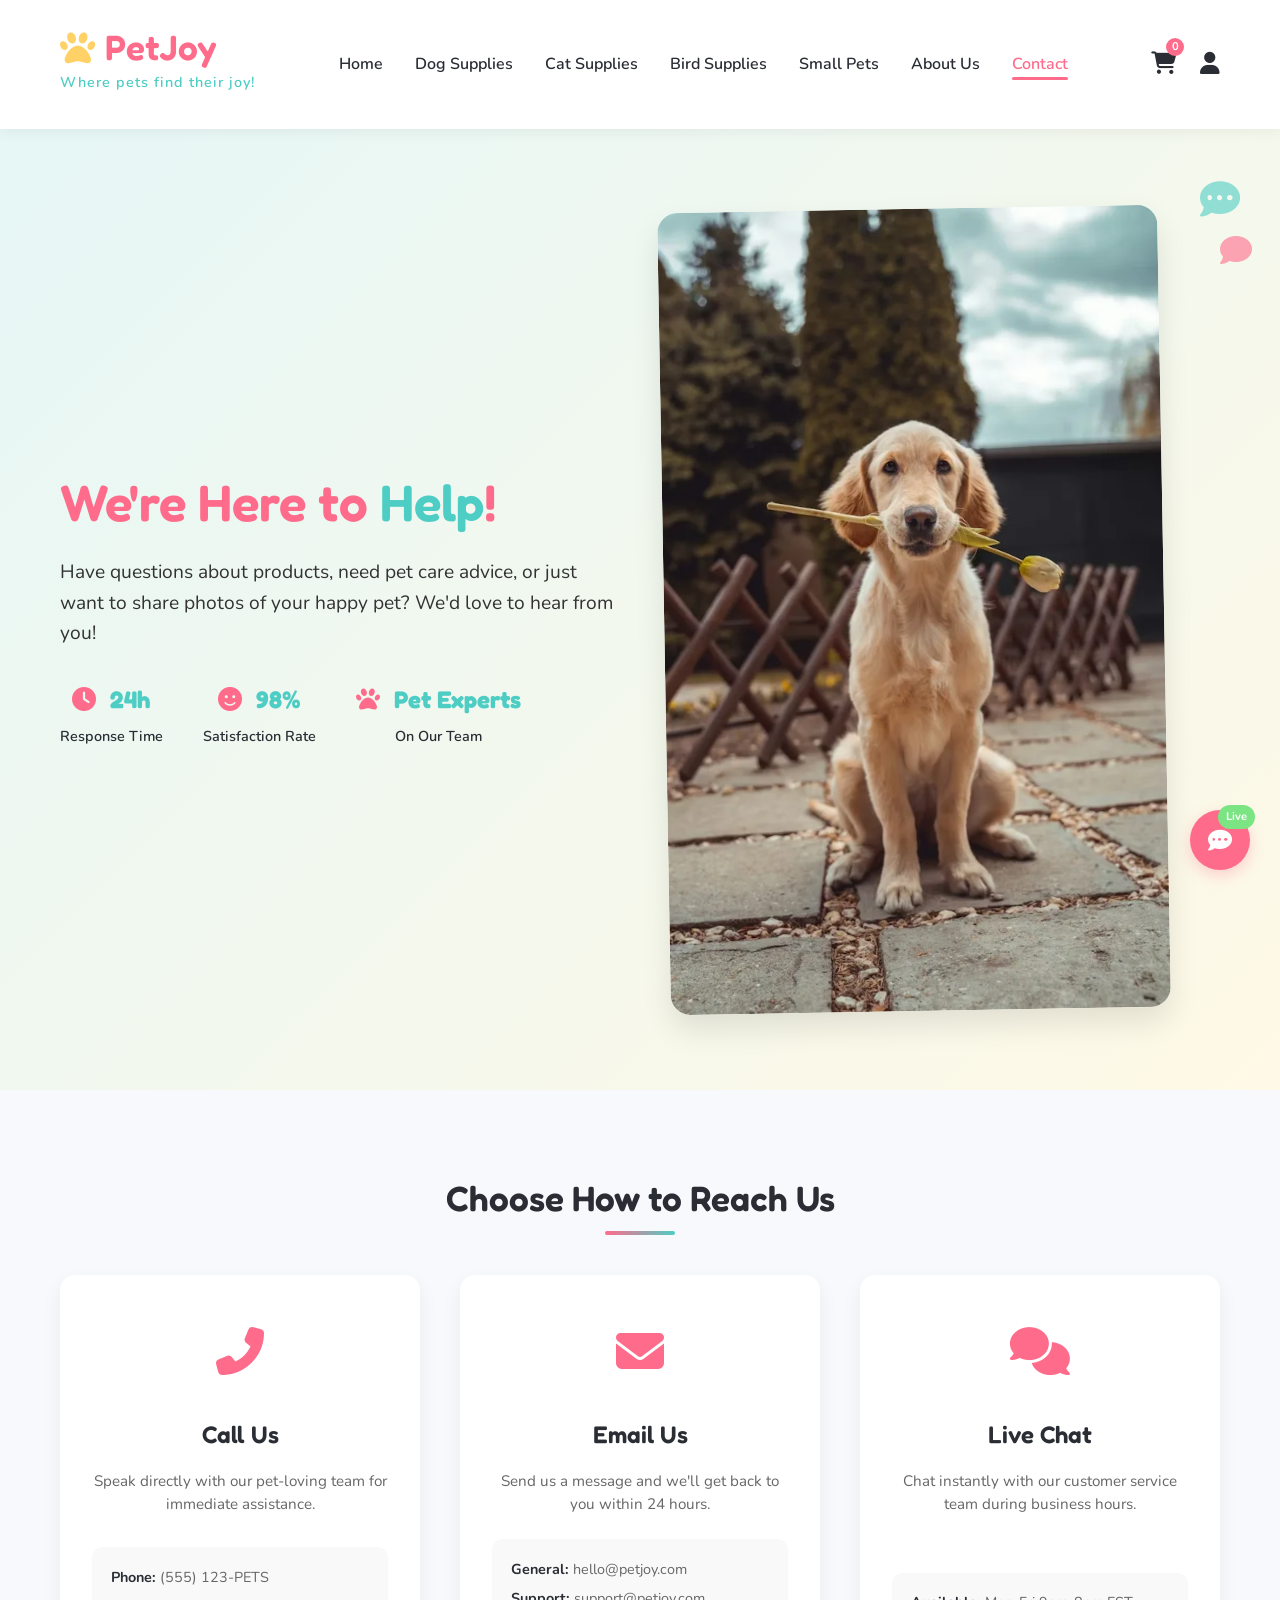
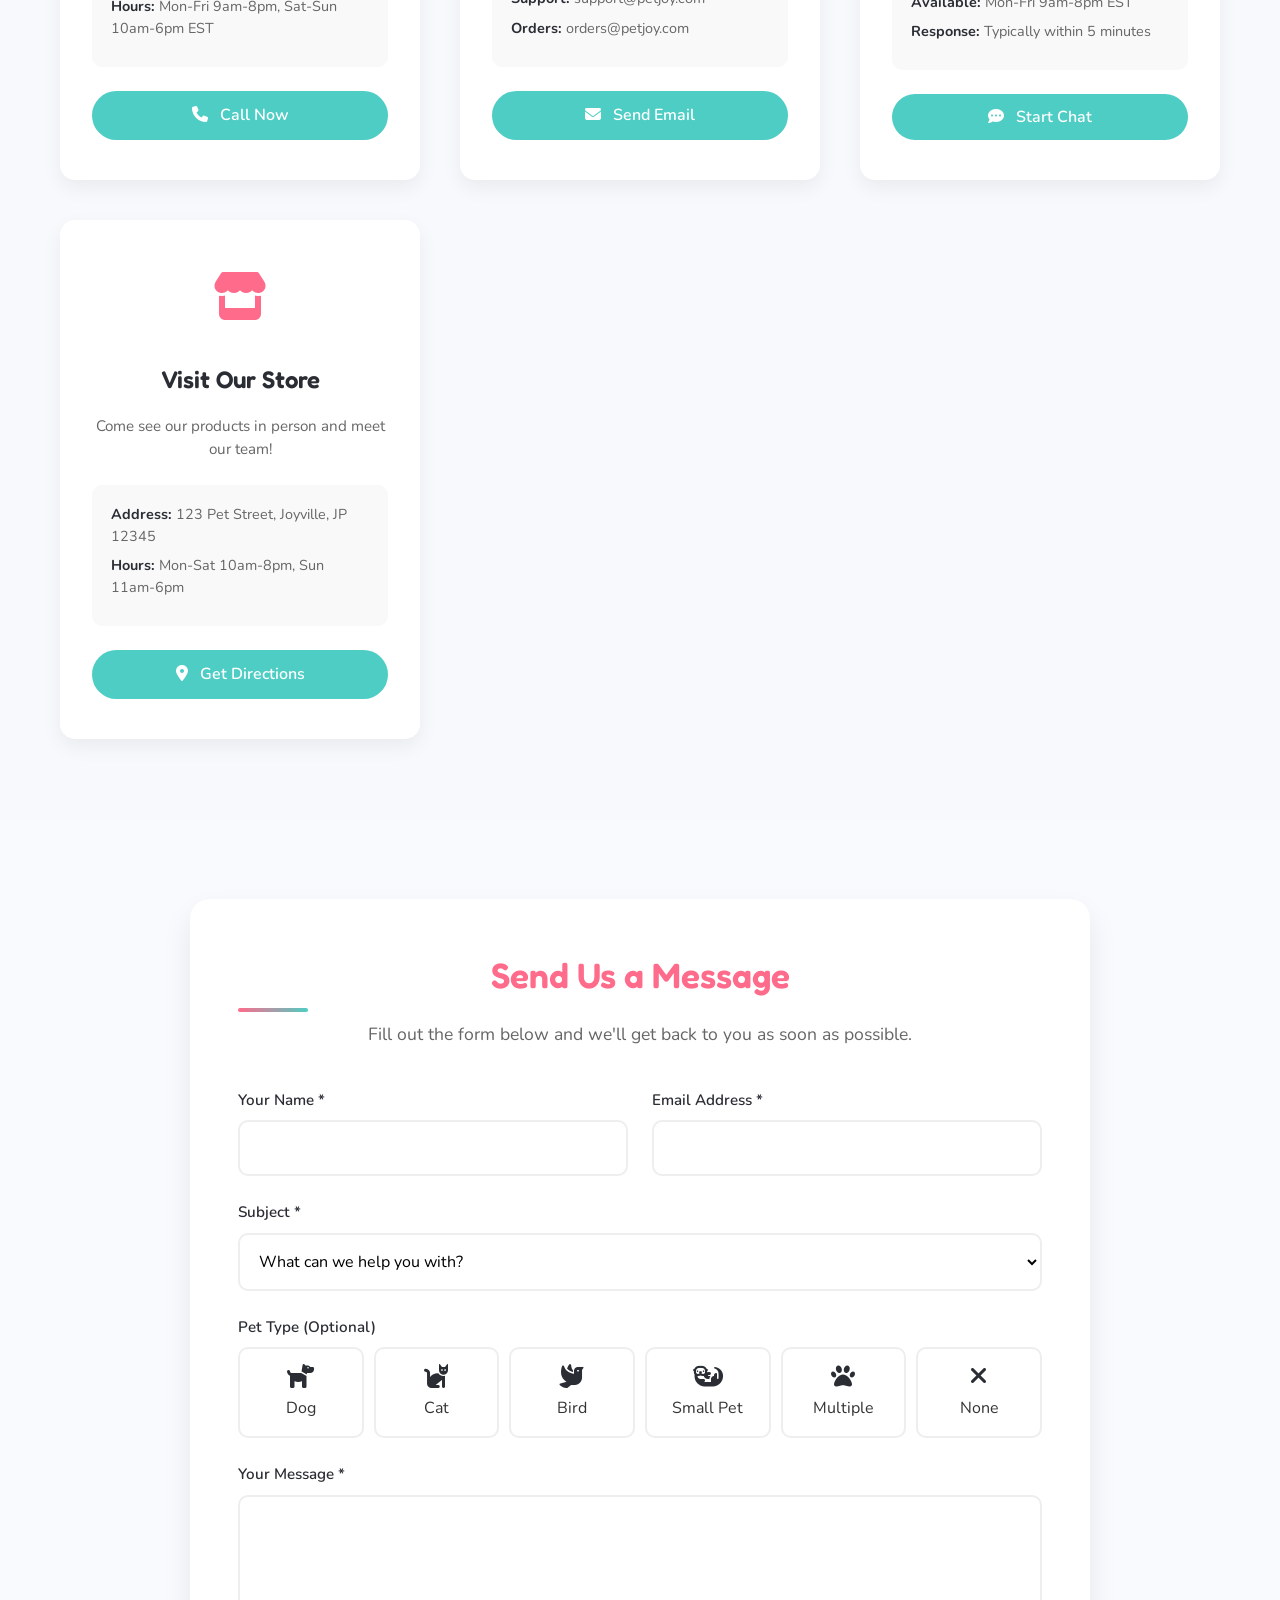
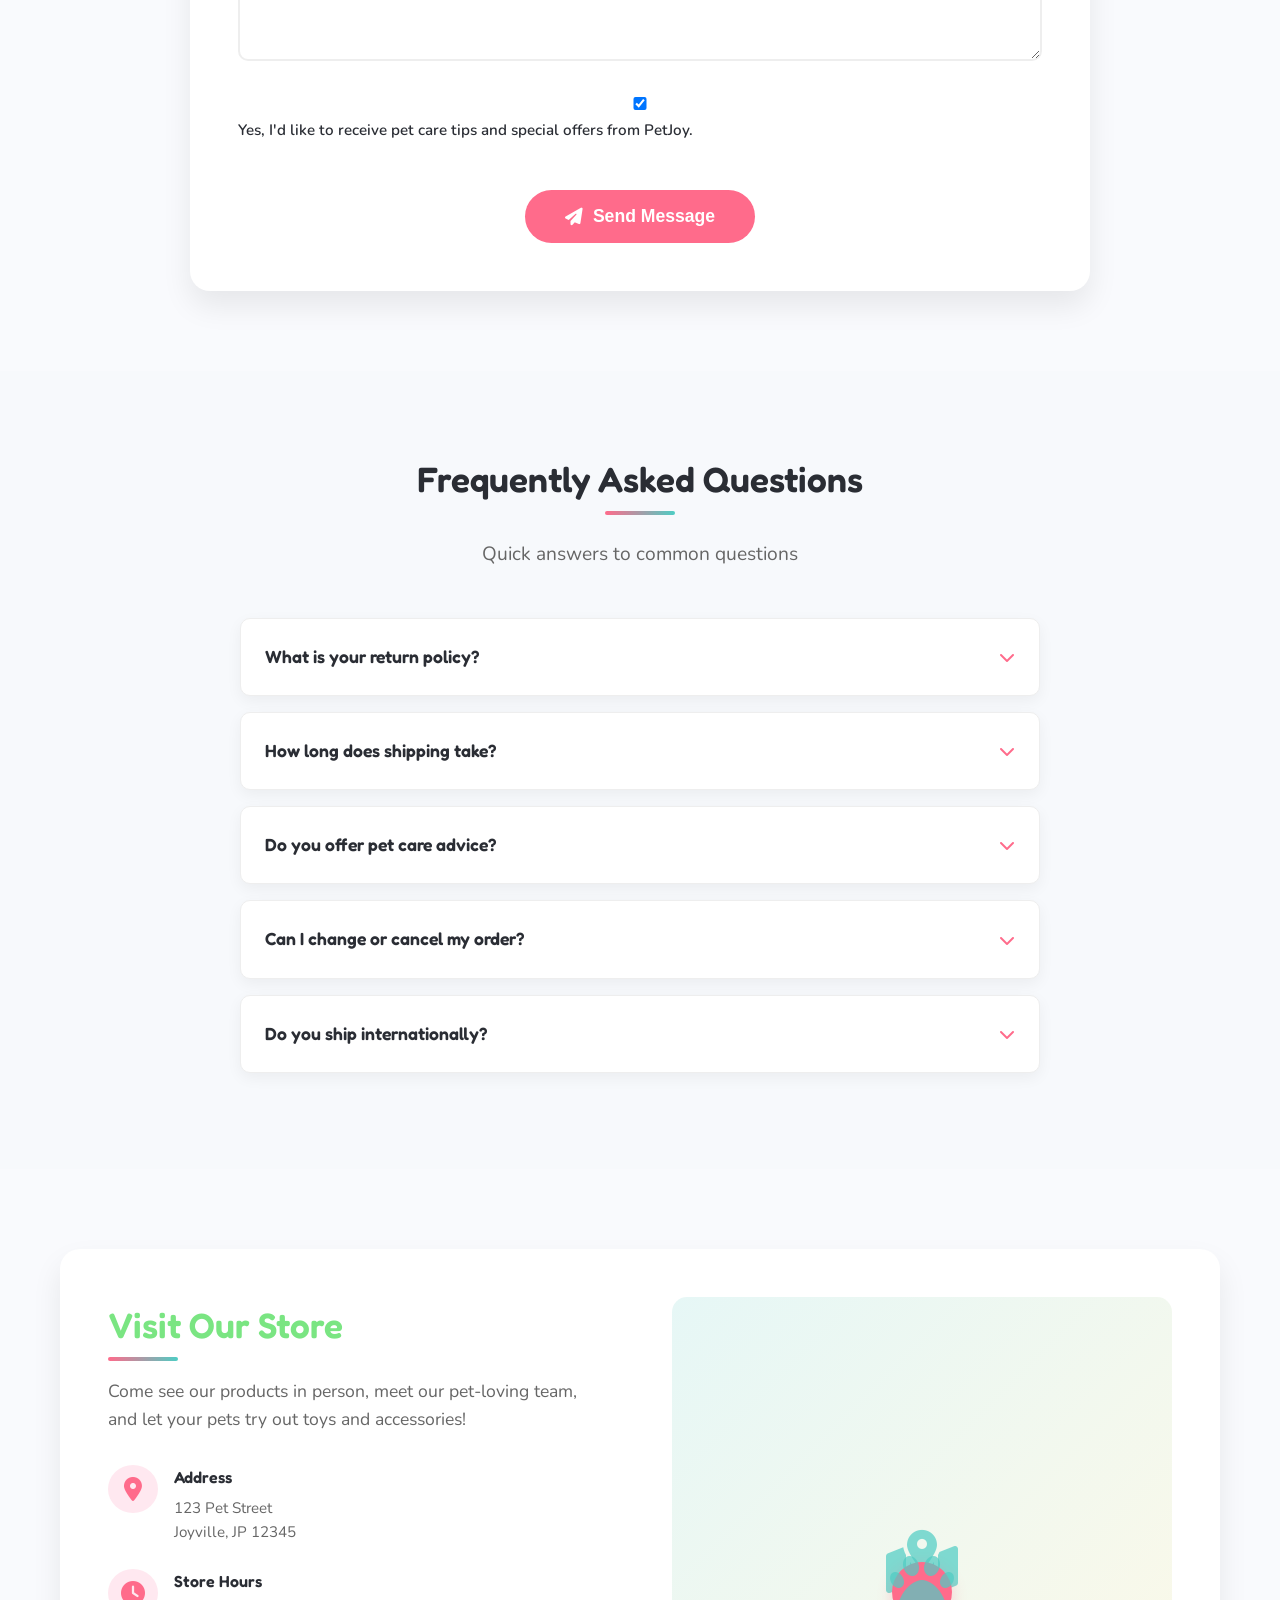
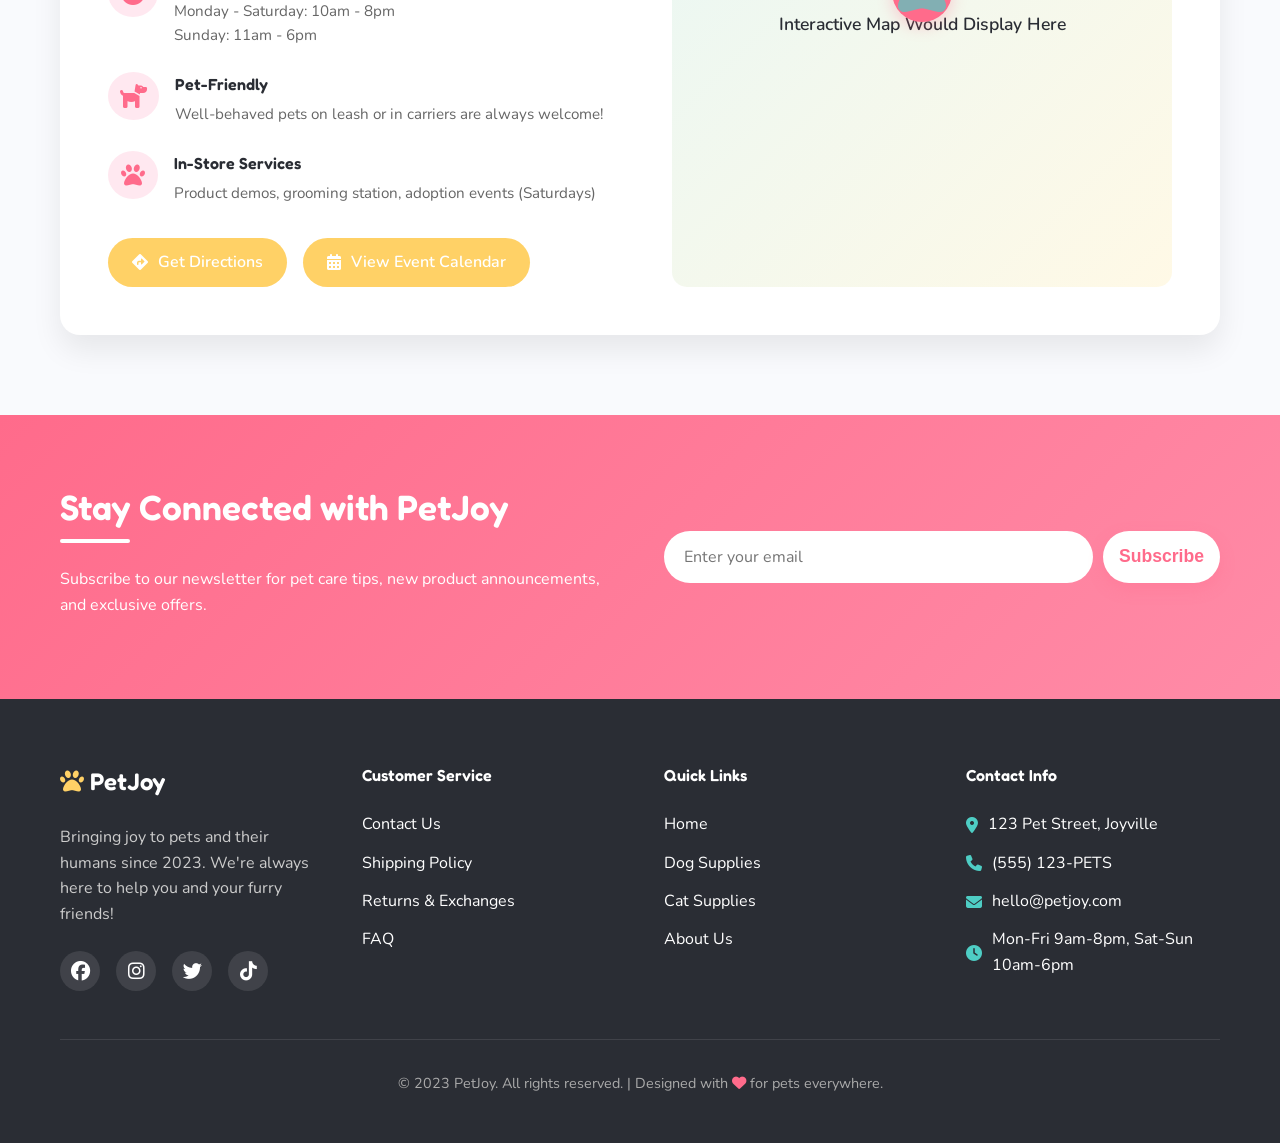
<file: contact.html>
<!DOCTYPE html>
<html lang="en">
  <head>
    <meta charset="UTF-8" />
    <meta name="viewport" content="width=device-width, initial-scale=1.0" />
    <title>Contact Us | PetJoy - Joyful Pet Accessories</title>
    <link rel="stylesheet" href="Asset/style/contact.css" />
    <link rel="stylesheet" href="Asset/style/style.css" />
    <link rel="preconnect" href="https://fonts.googleapis.com" />
    <link rel="preconnect" href="https://fonts.gstatic.com" crossorigin />
    <link
      href="https://fonts.googleapis.com/css2?family=Fredoka:wght@400;500;600&family=Nunito:wght@300;400;700&display=swap"
      rel="stylesheet"
    />
    <link
      rel="stylesheet"
      href="https://cdnjs.cloudflare.com/ajax/libs/font-awesome/6.4.0/css/all.min.css"
    />
    <link
      rel="icon"
      type="image/x-icon"
      href="data:image/svg+xml,<svg xmlns=%22http://www.w3.org/2000/svg%22 viewBox=%220 0 100 100%22><text y=%22.9em%22 font-size=%2290%22>🐾</text></svg>"
    />
  </head>
  <body>
    <!-- Header & Navigation -->
    <header class="main-header">
      <div class="container">
        <div class="header-content">
          <div class="logo">
            <h1><i class="fas fa-paw"></i> PetJoy</h1>
            <p class="tagline">Where pets find their joy!</p>
          </div>

          <nav class="main-nav">
            <ul>
              <li><a href="index.html">Home</a></li>
              <li><a href="dog-pet.html">Dog Supplies</a></li>
              <li><a href="cat-pet.html">Cat Supplies</a></li>
              <li><a href="bird-pet.html">Bird Supplies</a></li>
              <li><a href="small-pet.html">Small Pets</a></li>
              <li><a href="about.html">About Us</a></li>
              <li><a href="#" class="active">Contact</a></li>
            </ul>
          </nav>

          <div class="header-icons">
            <div class="cart-icon">
              <i class="fas fa-shopping-cart"></i>
              <span class="cart-count">0</span>
            </div>
            <div class="user-icon">
              <i class="fas fa-user"></i>
            </div>
          </div>
        </div>
      </div>
    </header>

    <!-- Contact Hero -->
    <section class="contact-hero">
      <div class="container">
        <div class="contact-hero-content">
          <div class="contact-hero-text">
            <h1>We're Here to <span class="contact-highlight">Help</span>!</h1>
            <p>
              Have questions about products, need pet care advice, or just want
              to share photos of your happy pet? We'd love to hear from you!
            </p>
            <div class="contact-hero-stats">
              <div class="contact-stat">
                <span class="contact-stat-number"
                  ><i class="fas fa-clock"></i> 24h</span
                >
                <span class="contact-stat-text">Response Time</span>
              </div>
              <div class="contact-stat">
                <span class="contact-stat-number"
                  ><i class="fas fa-smile"></i> 98%</span
                >
                <span class="contact-stat-text">Satisfaction Rate</span>
              </div>
              <div class="contact-stat">
                <span class="contact-stat-number"
                  ><i class="fas fa-paw"></i> Pet Experts</span
                >
                <span class="contact-stat-text">On Our Team</span>
              </div>
            </div>
          </div>
          <div class="contact-hero-image">
            <div class="floating-chat">
              <i class="fas fa-comment-dots"></i>
              <i class="fas fa-comment"></i>
            </div>
            <img
              src="Asset/image/dog-pet/dp-001.webp"
              alt="Happy dog with owner"
              class="hero-contact-img"
            />
          </div>
        </div>
      </div>
    </section>

    <!-- Contact Options -->
    <section class="contact-options">
      <div class="container">
        <h2 class="section-title">Choose How to Reach Us</h2>
        <div class="options-grid">
          <div class="option-card">
            <div class="option-icon">
              <i class="fas fa-phone-alt"></i>
            </div>
            <h3>Call Us</h3>
            <p>
              Speak directly with our pet-loving team for immediate assistance.
            </p>
            <div class="option-details">
              <p><strong>Phone:</strong> (555) 123-PETS</p>
              <p>
                <strong>Hours:</strong> Mon-Fri 9am-8pm, Sat-Sun 10am-6pm EST
              </p>
            </div>
            <a href="tel:555123PETJOY" class="option-btn">
              <i class="fas fa-phone"></i> Call Now
            </a>
          </div>

          <div class="option-card">
            <div class="option-icon">
              <i class="fas fa-envelope"></i>
            </div>
            <h3>Email Us</h3>
            <p>Send us a message and we'll get back to you within 24 hours.</p>
            <div class="option-details">
              <p><strong>General:</strong> hello@petjoy.com</p>
              <p><strong>Support:</strong> support@petjoy.com</p>
              <p><strong>Orders:</strong> orders@petjoy.com</p>
            </div>
            <a href="mailto:hello@petjoy.com" class="option-btn">
              <i class="fas fa-envelope"></i> Send Email
            </a>
          </div>

          <div class="option-card">
            <div class="option-icon">
              <i class="fas fa-comments"></i>
            </div>
            <h3>Live Chat</h3>
            <p>
              Chat instantly with our customer service team during business
              hours.
            </p>
            <div class="option-details">
              <p><strong>Available:</strong> Mon-Fri 9am-8pm EST</p>
              <p><strong>Response:</strong> Typically within 5 minutes</p>
            </div>
            <button class="option-btn chat-btn">
              <i class="fas fa-comment-dots"></i> Start Chat
            </button>
          </div>

          <div class="option-card">
            <div class="option-icon">
              <i class="fas fa-store"></i>
            </div>
            <h3>Visit Our Store</h3>
            <p>Come see our products in person and meet our team!</p>
            <div class="option-details">
              <p>
                <strong>Address:</strong> 123 Pet Street, Joyville, JP 12345
              </p>
              <p><strong>Hours:</strong> Mon-Sat 10am-8pm, Sun 11am-6pm</p>
            </div>
            <a href="#" class="option-btn">
              <i class="fas fa-map-marker-alt"></i> Get Directions
            </a>
          </div>
        </div>
      </div>
    </section>

    <!-- Contact Form -->
    <section class="contact-form-section">
      <div class="container">
        <div class="form-container">
          <div class="form-header">
            <h2>Send Us a Message</h2>
            <p>
              Fill out the form below and we'll get back to you as soon as
              possible.
            </p>
          </div>

          <form class="contact-form" id="contactForm">
            <div class="form-row">
              <div class="form-group">
                <label for="name">Your Name *</label>
                <input type="text" id="name" name="name" required />
              </div>
              <div class="form-group">
                <label for="email">Email Address *</label>
                <input type="email" id="email" name="email" required />
              </div>
            </div>

            <div class="form-group">
              <label for="subject">Subject *</label>
              <select id="subject" name="subject" required>
                <option value="">What can we help you with?</option>
                <option value="product">Product Question</option>
                <option value="order">Order Status</option>
                <option value="shipping">Shipping & Delivery</option>
                <option value="returns">Returns & Exchanges</option>
                <option value="advice">Pet Care Advice</option>
                <option value="partnership">Partnership Inquiry</option>
                <option value="other">Other</option>
              </select>
            </div>

            <div class="form-group">
              <label for="pet-type">Pet Type (Optional)</label>
              <div class="pet-type-selector">
                <div class="pet-option" data-pet="dog">
                  <i class="fas fa-dog"></i>
                  <span>Dog</span>
                </div>
                <div class="pet-option" data-pet="cat">
                  <i class="fas fa-cat"></i>
                  <span>Cat</span>
                </div>
                <div class="pet-option" data-pet="bird">
                  <i class="fas fa-dove"></i>
                  <span>Bird</span>
                </div>
                <div class="pet-option" data-pet="small">
                  <i class="fas fa-otter"></i>
                  <span>Small Pet</span>
                </div>
                <div class="pet-option" data-pet="multiple">
                  <i class="fas fa-paw"></i>
                  <span>Multiple</span>
                </div>
                <div class="pet-option" data-pet="none">
                  <i class="fas fa-times"></i>
                  <span>None</span>
                </div>
              </div>
              <input type="hidden" id="pet-type" name="pet-type" />
            </div>

            <div class="form-group">
              <label for="message">Your Message *</label>
              <textarea
                id="message"
                name="message"
                rows="6"
                required
              ></textarea>
            </div>

            <div class="form-group">
              <label class="checkbox-label">
                <input type="checkbox" name="newsletter" checked />
                <span
                  >Yes, I'd like to receive pet care tips and special offers
                  from PetJoy.</span
                >
              </label>
            </div>

            <div class="form-submit">
              <button type="submit" class="submit-btn">
                <i class="fas fa-paper-plane"></i> Send Message
              </button>
            </div>
          </form>
        </div>
      </div>
    </section>

    <!-- FAQ Section -->
    <section class="faq-section">
      <div class="container">
        <h2 class="section-title">Frequently Asked Questions</h2>
        <p class="faq-subtitle">Quick answers to common questions</p>

        <div class="faq-container">
          <div class="faq-item">
            <div class="faq-question">
              <h3>What is your return policy?</h3>
              <i class="fas fa-chevron-down"></i>
            </div>
            <div class="faq-answer">
              <p>
                We offer a 30-day satisfaction guarantee on all products. If you
                or your pet aren't completely happy with your purchase, you can
                return it for a full refund or exchange. Some restrictions apply
                to personalized items and opened food products.
                <a href="#">View full return policy</a>.
              </p>
            </div>
          </div>

          <div class="faq-item">
            <div class="faq-question">
              <h3>How long does shipping take?</h3>
              <i class="fas fa-chevron-down"></i>
            </div>
            <div class="faq-answer">
              <p>
                Standard shipping takes 3-5 business days. Express shipping
                (2-day) is available at checkout. For large items like cages and
                cat trees, delivery may take 5-7 business days. We provide
                tracking information for all orders.
              </p>
            </div>
          </div>

          <div class="faq-item">
            <div class="faq-question">
              <h3>Do you offer pet care advice?</h3>
              <i class="fas fa-chevron-down"></i>
            </div>
            <div class="faq-answer">
              <p>
                Absolutely! Our team includes former veterinary technicians and
                experienced pet owners. You can call, email, or chat with us for
                personalized advice on nutrition, training, product selection,
                and general pet care.
              </p>
            </div>
          </div>

          <div class="faq-item">
            <div class="faq-question">
              <h3>Can I change or cancel my order?</h3>
              <i class="fas fa-chevron-down"></i>
            </div>
            <div class="faq-answer">
              <p>
                You can modify or cancel your order within 1 hour of placing it
                by contacting our customer service team. After 1 hour, your
                order enters processing and cannot be changed, but you can
                return items once received.
              </p>
            </div>
          </div>

          <div class="faq-item">
            <div class="faq-question">
              <h3>Do you ship internationally?</h3>
              <i class="fas fa-chevron-down"></i>
            </div>
            <div class="faq-answer">
              <p>
                Currently, we only ship within the United States. We're working
                on expanding to Canada and select European countries in 2024.
                Sign up for our newsletter to be notified when international
                shipping becomes available.
              </p>
            </div>
          </div>
        </div>
      </div>
    </section>

    <!-- Store Location -->
    <section class="store-location">
      <div class="container">
        <div class="location-content">
          <div class="location-info">
            <h2>Visit Our Store</h2>
            <p>
              Come see our products in person, meet our pet-loving team, and let
              your pets try out toys and accessories!
            </p>

            <div class="store-details">
              <div class="detail-item">
                <i class="fas fa-map-marker-alt"></i>
                <div>
                  <h4>Address</h4>
                  <p>123 Pet Street<br />Joyville, JP 12345</p>
                </div>
              </div>

              <div class="detail-item">
                <i class="fas fa-clock"></i>
                <div>
                  <h4>Store Hours</h4>
                  <p>Monday - Saturday: 10am - 8pm<br />Sunday: 11am - 6pm</p>
                </div>
              </div>

              <div class="detail-item">
                <i class="fas fa-dog"></i>
                <div>
                  <h4>Pet-Friendly</h4>
                  <p>
                    Well-behaved pets on leash or in carriers are always
                    welcome!
                  </p>
                </div>
              </div>

              <div class="detail-item">
                <i class="fas fa-paw"></i>
                <div>
                  <h4>In-Store Services</h4>
                  <p>
                    Product demos, grooming station, adoption events (Saturdays)
                  </p>
                </div>
              </div>
            </div>

            <div class="store-actions">
              <a href="#" class="store-btn">
                <i class="fas fa-directions"></i> Get Directions
              </a>
              <a href="#" class="store-btn">
                <i class="fas fa-calendar-alt"></i> View Event Calendar
              </a>
            </div>
          </div>

          <div class="location-map">
            <div class="map-placeholder">
              <i class="fas fa-map-marked-alt"></i>
              <p>Interactive Map Would Display Here</p>
              <div class="map-overlay">
                <div class="map-marker">
                  <i class="fas fa-paw"></i>
                </div>
              </div>
            </div>
          </div>
        </div>
      </div>
    </section>

    <!-- Newsletter -->
    <section class="newsletter">
      <div class="container">
        <div class="newsletter-content">
          <div class="newsletter-text">
            <h2>Stay Connected with PetJoy</h2>
            <p>
              Subscribe to our newsletter for pet care tips, new product
              announcements, and exclusive offers.
            </p>
          </div>
          <div class="newsletter-form">
            <input type="email" placeholder="Enter your email" />
            <button class="btn">Subscribe</button>
          </div>
        </div>
      </div>
    </section>

    <!-- Footer -->
    <footer class="main-footer">
      <div class="container">
        <div class="footer-grid">
          <div class="footer-col">
            <h3><i class="fas fa-paw"></i> PetJoy</h3>
            <p>
              Bringing joy to pets and their humans since 2023. We're always
              here to help you and your furry friends!
            </p>
            <div class="social-icons">
              <a href="#"><i class="fab fa-facebook"></i></a>
              <a href="#"><i class="fab fa-instagram"></i></a>
              <a href="#"><i class="fab fa-twitter"></i></a>
              <a href="#"><i class="fab fa-tiktok"></i></a>
            </div>
          </div>

          <div class="footer-col">
            <h4>Customer Service</h4>
            <ul>
              <li><a href="#">Contact Us</a></li>
              <li><a href="#">Shipping Policy</a></li>
              <li><a href="#">Returns & Exchanges</a></li>
              <li><a href="#">FAQ</a></li>
            </ul>
          </div>

          <div class="footer-col">
            <h4>Quick Links</h4>
            <ul>
              <li><a href="index.html">Home</a></li>
              <li><a href="dog.html">Dog Supplies</a></li>
              <li><a href="cat.html">Cat Supplies</a></li>
              <li><a href="about.html">About Us</a></li>
            </ul>
          </div>

          <div class="footer-col">
            <h4>Contact Info</h4>
            <ul class="contact-info">
              <li>
                <i class="fas fa-map-marker-alt"></i> 123 Pet Street, Joyville
              </li>
              <li><i class="fas fa-phone"></i> (555) 123-PETS</li>
              <li><i class="fas fa-envelope"></i> hello@petjoy.com</li>
              <li>
                <i class="fas fa-clock"></i> Mon-Fri 9am-8pm, Sat-Sun 10am-6pm
              </li>
            </ul>
          </div>
        </div>

        <div class="footer-bottom">
          <p>
            &copy; 2023 PetJoy. All rights reserved. | Designed with
            <i class="fas fa-heart"></i> for pets everywhere.
          </p>
        </div>
      </div>
    </footer>

    <!-- Live Chat Widget -->
    <div class="chat-widget">
      <div class="chat-toggle">
        <i class="fas fa-comment-dots"></i>
        <span class="chat-badge">Live</span>
      </div>
      <div class="chat-container">
        <div class="chat-header">
          <h4>PetJoy Support</h4>
          <button class="chat-close">&times;</button>
        </div>
        <div class="chat-messages">
          <div class="chat-message bot">
            <div class="message-avatar">
              <i class="fas fa-paw"></i>
            </div>
            <div class="message-content">
              <p>
                Hello! I'm Joy, your PetJoy assistant. How can I help you and
                your pet today?
              </p>
            </div>
          </div>
        </div>
        <div class="chat-input">
          <input type="text" placeholder="Type your message..." />
          <button class="send-btn">
            <i class="fas fa-paper-plane"></i>
          </button>
        </div>
      </div>
    </div>

    <!-- Success Modal -->
    <div class="success-modal">
      <div class="modal-content">
        <div class="modal-icon">
          <i class="fas fa-check-circle"></i>
        </div>
        <h3>Message Sent Successfully!</h3>
        <p>
          Thank you for contacting PetJoy. We'll get back to you within 24
          hours. In the meantime, feel free to browse our pet supplies!
        </p>
        <button class="modal-close-btn">Continue Browsing</button>
      </div>
    </div>

    <script>
      // Contact Page JavaScript
      document.addEventListener("DOMContentLoaded", function () {
        // Pet type selector
        const petOptions = document.querySelectorAll(".pet-option");
        const petTypeInput = document.getElementById("pet-type");

        petOptions.forEach((option) => {
          option.addEventListener("click", function () {
            // Remove active class from all options
            petOptions.forEach((opt) => opt.classList.remove("active"));

            // Add active class to clicked option
            this.classList.add("active");

            // Update hidden input value
            petTypeInput.value = this.getAttribute("data-pet");
          });
        });

        // FAQ toggle functionality
        const faqQuestions = document.querySelectorAll(".faq-question");

        faqQuestions.forEach((question) => {
          question.addEventListener("click", function () {
            const faqItem = this.parentElement;
            const answer = faqItem.querySelector(".faq-answer");
            const icon = this.querySelector("i");

            // Toggle active class on FAQ item
            faqItem.classList.toggle("active");

            // Rotate icon
            if (faqItem.classList.contains("active")) {
              icon.style.transform = "rotate(180deg)";
            } else {
              icon.style.transform = "rotate(0deg)";
            }
          });
        });

        // Contact form submission
        const contactForm = document.getElementById("contactForm");
        const successModal = document.querySelector(".success-modal");
        const modalCloseBtn = document.querySelector(".modal-close-btn");

        contactForm.addEventListener("submit", function (e) {
          e.preventDefault();

          // Get form values
          const name = document.getElementById("name").value;
          const email = document.getElementById("email").value;
          const subject = document.getElementById("subject").value;
          const message = document.getElementById("message").value;

          // Basic validation
          if (!name || !email || !subject || !message) {
            alert("Please fill in all required fields.");
            return;
          }

          // In a real application, you would send the form data to a server here
          // For this demo, we'll just show the success modal

          // Show success modal
          successModal.style.display = "flex";

          // Reset form
          contactForm.reset();

          // Reset pet type selector
          petOptions.forEach((opt) => opt.classList.remove("active"));
          petTypeInput.value = "";
        });

        // Close modal
        modalCloseBtn.addEventListener("click", function () {
          successModal.style.display = "none";
        });

        // Close modal when clicking outside
        successModal.addEventListener("click", function (e) {
          if (e.target === this) {
            successModal.style.display = "none";
          }
        });

        // Live chat functionality
        const chatToggle = document.querySelector(".chat-toggle");
        const chatContainer = document.querySelector(".chat-container");
        const chatClose = document.querySelector(".chat-close");
        const sendBtn = document.querySelector(".send-btn");
        const chatInput = document.querySelector(".chat-input input");

        // Toggle chat widget
        chatToggle.addEventListener("click", function () {
          chatContainer.style.display =
            chatContainer.style.display === "block" ? "none" : "block";
        });

        // Close chat
        chatClose.addEventListener("click", function () {
          chatContainer.style.display = "none";
        });

        // Send message in chat
        sendBtn.addEventListener("click", function () {
          const message = chatInput.value.trim();

          if (message) {
            // Add user message
            addMessage(message, "user");

            // Clear input
            chatInput.value = "";

            // Simulate bot response after delay
            setTimeout(function () {
              const botResponses = [
                "Thanks for your message! Our team will get back to you soon.",
                "That's a great question! Let me connect you with a pet specialist.",
                "I can help with that! Would you like me to send you some helpful resources?",
                "I understand you're asking about " +
                  message.substring(0, 20) +
                  "... Our pet experts can provide detailed advice on this!",
              ];

              const randomResponse =
                botResponses[Math.floor(Math.random() * botResponses.length)];
              addMessage(randomResponse, "bot");
            }, 1000);
          }
        });

        // Send message on Enter key
        chatInput.addEventListener("keypress", function (e) {
          if (e.key === "Enter") {
            sendBtn.click();
          }
        });

        // Function to add message to chat
        function addMessage(text, sender) {
          const messagesContainer = document.querySelector(".chat-messages");
          const messageDiv = document.createElement("div");
          messageDiv.className = `chat-message ${sender}`;

          if (sender === "user") {
            messageDiv.innerHTML = `
                        <div class="message-content">
                            <p>${text}</p>
                        </div>
                        <div class="message-avatar">
                            <i class="fas fa-user"></i>
                        </div>
                    `;
          } else {
            messageDiv.innerHTML = `
                        <div class="message-avatar">
                            <i class="fas fa-paw"></i>
                        </div>
                        <div class="message-content">
                            <p>${text}</p>
                        </div>
                    `;
          }

          messagesContainer.appendChild(messageDiv);

          // Scroll to bottom
          messagesContainer.scrollTop = messagesContainer.scrollHeight;
        }

        // Store action buttons
        const storeBtns = document.querySelectorAll(".store-btn");
        storeBtns.forEach((btn) => {
          btn.addEventListener("click", function (e) {
            e.preventDefault();

            const action = this.querySelector("i").className.includes(
              "directions"
            )
              ? "directions"
              : "calendar";

            if (action === "directions") {
              alert(
                "In a real application, this would open Google Maps with directions to our store."
              );
            } else {
              alert(
                "In a real application, this would show our event calendar with adoption days and workshops."
              );
            }
          });
        });

        // Contact option buttons
        const chatBtn = document.querySelector(".chat-btn");
        if (chatBtn) {
          chatBtn.addEventListener("click", function () {
            chatContainer.style.display = "block";
            chatToggle.click();
          });
        }

        // Form input animations
        const formInputs = document.querySelectorAll(
          ".contact-form input, .contact-form select, .contact-form textarea"
        );

        formInputs.forEach((input) => {
          // Add focus effect
          input.addEventListener("focus", function () {
            this.parentElement.classList.add("focused");
          });

          // Remove focus effect when blur
          input.addEventListener("blur", function () {
            if (!this.value) {
              this.parentElement.classList.remove("focused");
            }
          });

          // Check if input has value on page load
          if (input.value) {
            input.parentElement.classList.add("focused");
          }
        });
      });
    </script>
  </body>
  <script src="Asset/js/nav-toggle.js"></script>
</html>
</file>
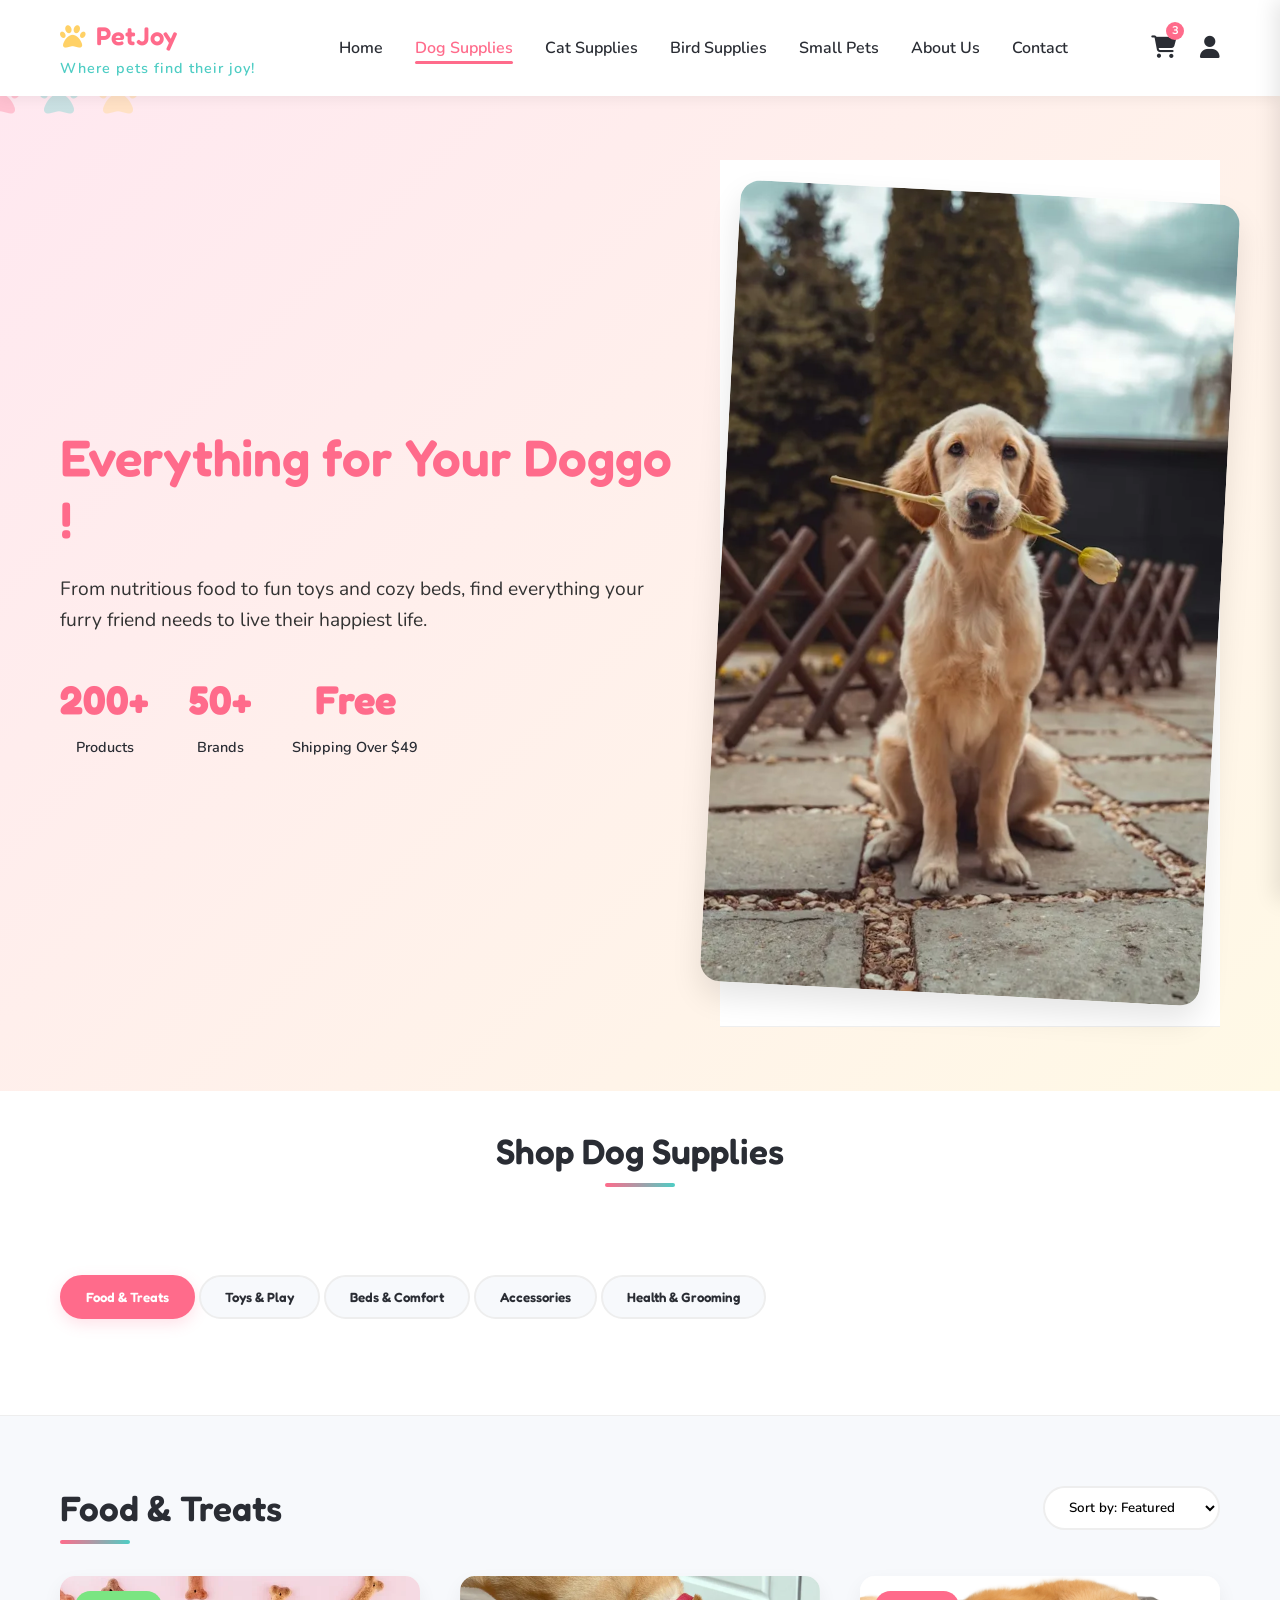
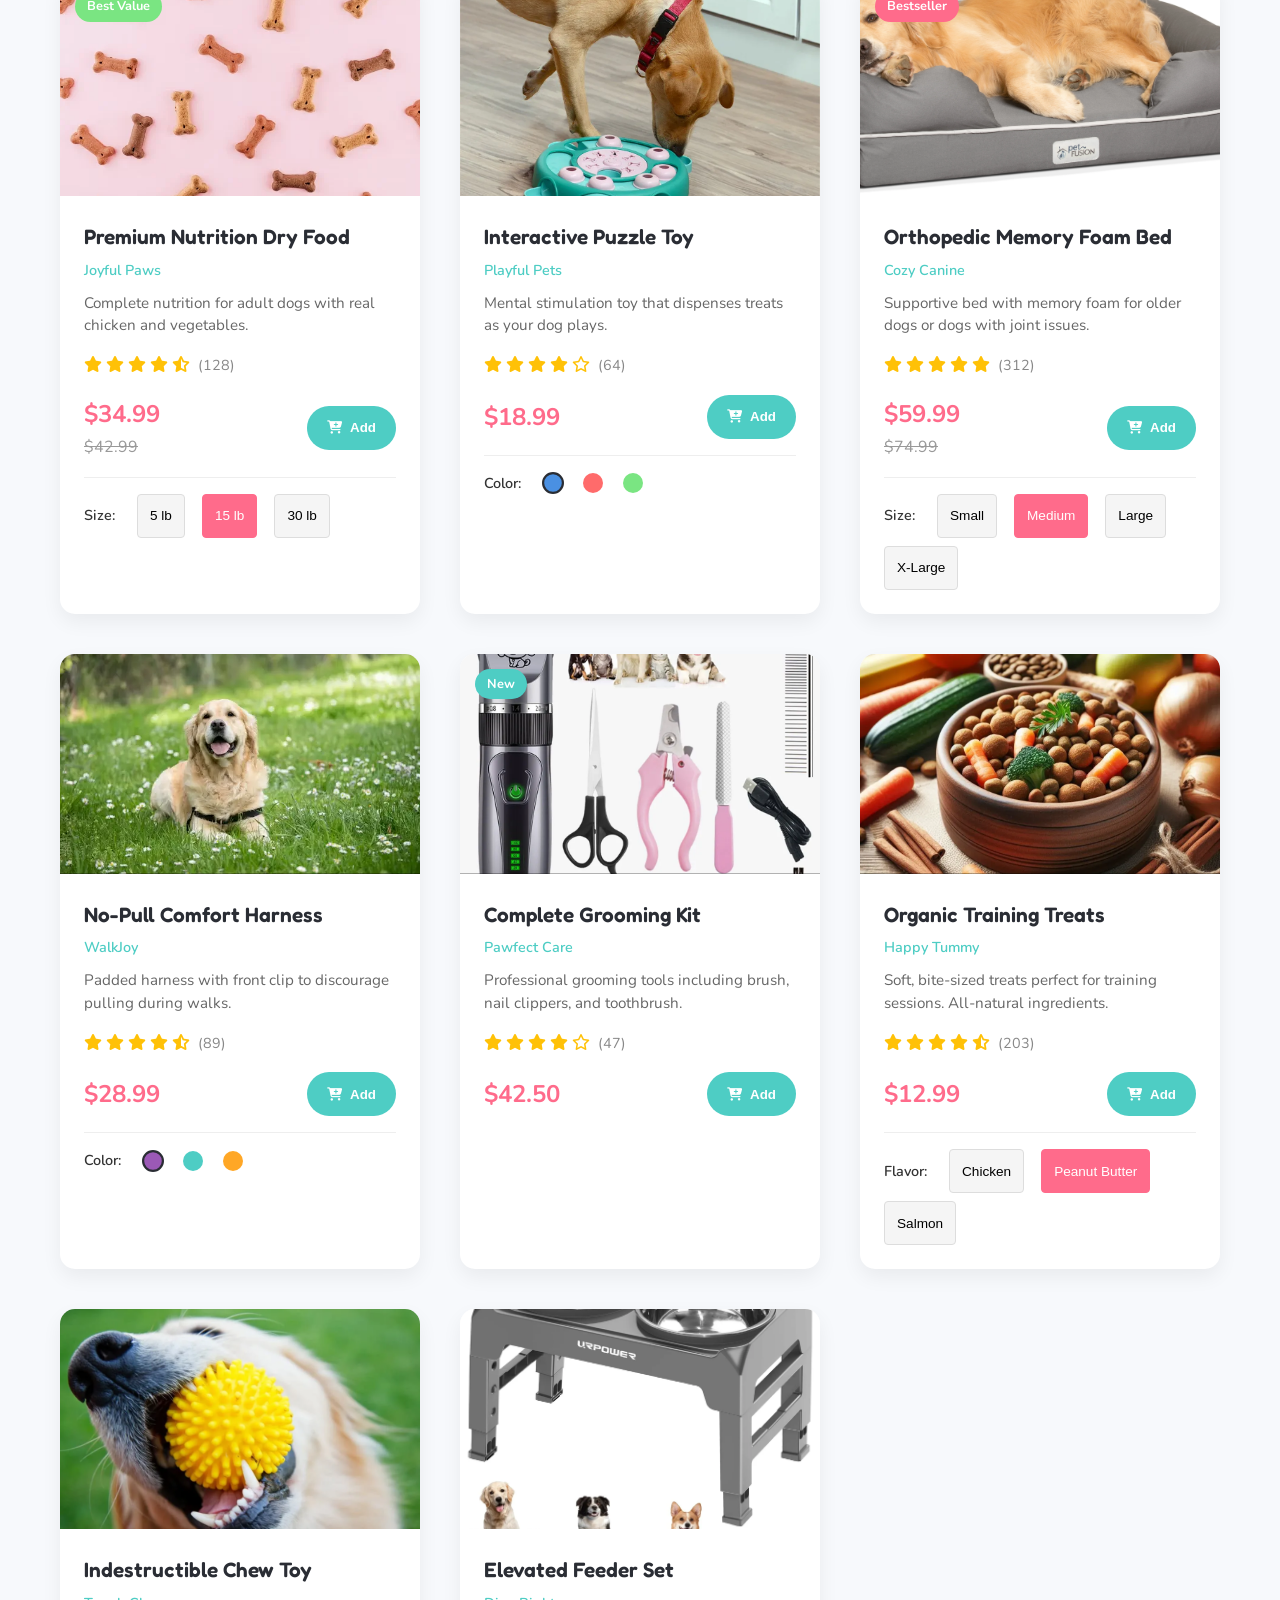
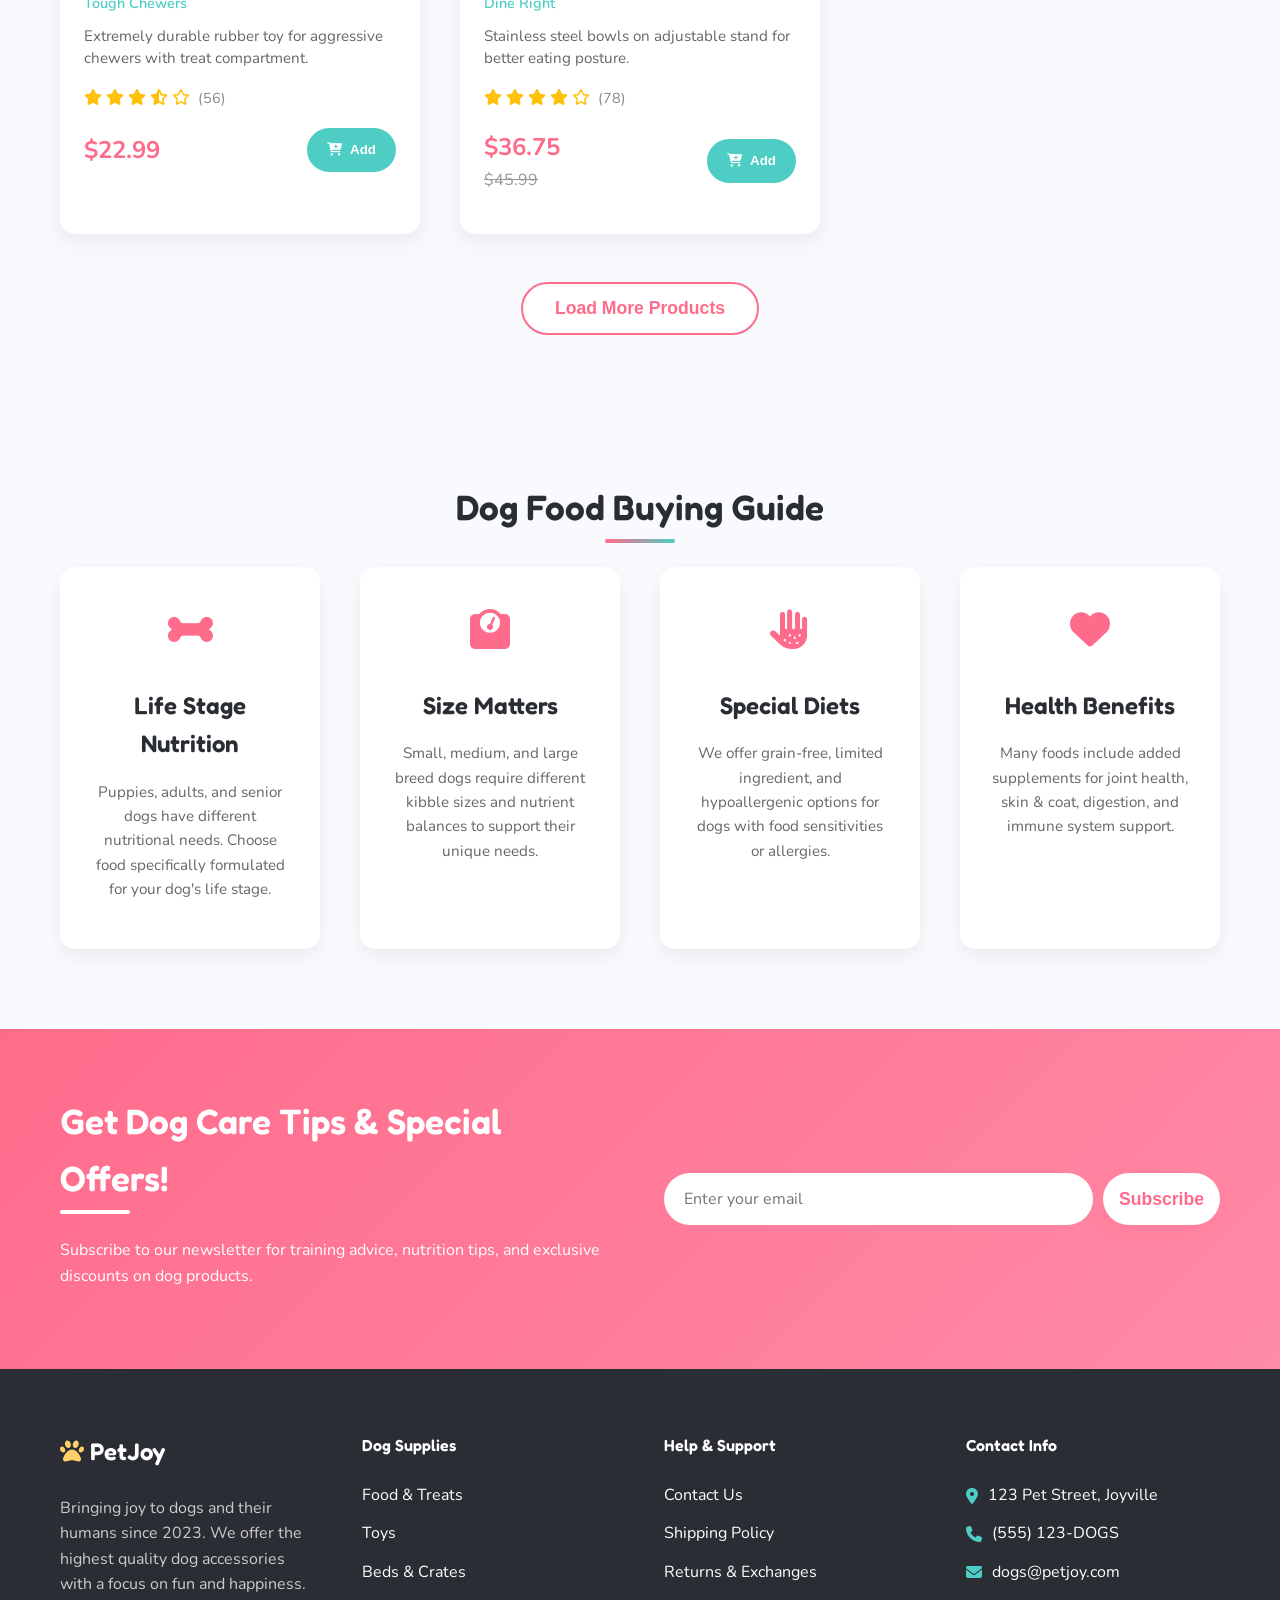
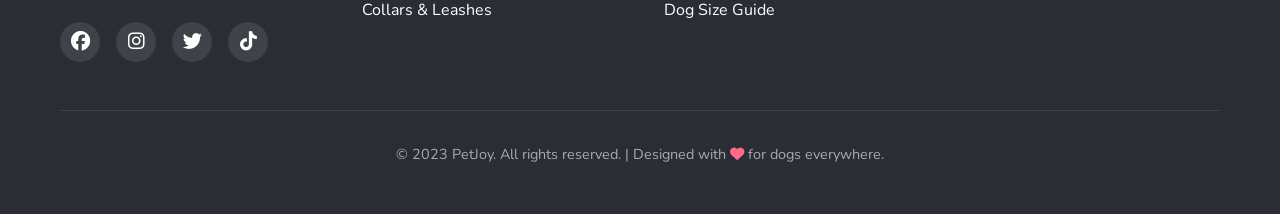
<file: dog-pet.html>
<!DOCTYPE html>
<html lang="en">
  <head>
    <meta charset="UTF-8" />
    <meta name="viewport" content="width=device-width, initial-scale=1.0" />
    <title>Dog Supplies | PetJoy - Joyful Pet Accessories</title>
    <link rel="stylesheet" href="Asset/style/dog-pet.css" />
    <link rel="stylesheet" href="Asset/style/style.css" />
    <link rel="preconnect" href="https://fonts.googleapis.com" />
    <link rel="preconnect" href="https://fonts.gstatic.com" crossorigin />
    <link
      href="https://fonts.googleapis.com/css2?family=Fredoka:wght@400;500;600&family=Nunito:wght@300;400;700&display=swap"
      rel="stylesheet"
    />
    <link
      rel="stylesheet"
      href="https://cdnjs.cloudflare.com/ajax/libs/font-awesome/6.4.0/css/all.min.css"
    />
    <link
      rel="icon"
      type="image/x-icon"
      href="data:image/svg+xml,<svg xmlns=%22http://www.w3.org/2000/svg%22 viewBox=%220 0 100 100%22><text y=%22.9em%22 font-size=%2290%22>🐾</text></svg>"
    />
  </head>
  <body>
    <!-- Header & Navigation -->
    <header class="main-header">
      <div class="container">
        <div class="header-content">
          <div class="logo">
            <h1><i class="fas fa-paw"></i> PetJoy</h1>
            <p class="tagline">Where pets find their joy!</p>
          </div>

          <nav class="main-nav">
            <ul>
              <li><a href="index.html">Home</a></li>
              <li><a href="#" class="active">Dog Supplies</a></li>
              <li><a href="cat-pet.html">Cat Supplies</a></li>
              <li><a href="bird-pet.html">Bird Supplies</a></li>
              <li><a href="small-pet.html">Small Pets</a></li>
              <li><a href="about.html">About Us</a></li>
              <li><a href="contact.html">Contact</a></li>
            </ul>
          </nav>
          <button class="nav-toggle" aria-label="Toggle menu"><span></span></button>

          <div class="header-icons">
            <div class="cart-icon">
              <i class="fas fa-shopping-cart"></i>
              <span class="cart-count">5</span>
            </div>
            <div class="user-icon">
              <i class="fas fa-user"></i>
            </div>
          </div>
        </div>
      </div>
    </header>

    <!-- Dog Page Hero -->
    <section class="dog-hero">
      <div class="container">
        <div class="dog-hero-content">
          <div class="dog-hero-text">
            <h1>
              Everything for Your <span class="dog-highlight">Doggo</span>!
            </h1>
            <p>
              From nutritious food to fun toys and cozy beds, find everything
              your furry friend needs to live their happiest life.
            </p>
            <div class="dog-hero-stats">
              <div class="stat">
                <span class="stat-number">200+</span>
                <span class="stat-text">Products</span>
              </div>
              <div class="stat">
                <span class="stat-number">50+</span>
                <span class="stat-text">Brands</span>
              </div>
              <div class="stat">
                <span class="stat-number">Free</span>
                <span class="stat-text">Shipping Over $49</span>
              </div>
            </div>
          </div>
            <section id="categories" class="dog-categories">
            <div class="dog-paw-prints">
              <i class="fas fa-paw"></i>
              <i class="fas fa-paw"></i>
              <i class="fas fa-paw"></i>
            </div>
            <img
              src="Asset/image/dog-pet/dp-001.webp"
              alt="Happy Dog"
              class="hero-dog-img"
            />
          </div>
        </div>
      </div>
    </section>

    <!-- Dog Categories -->
    <section class="dog-categories">
      <div class="container">
        <h2 class="section-title">Shop Dog Supplies</h2>
            <section id="products" class="dog-products">
          <button class="tab-btn active" data-category="food">
            Food & Treats
          </button>
          <button class="tab-btn" data-category="toys">Toys & Play</button>
          <button class="tab-btn" data-category="beds">Beds & Comfort</button>
          <button class="tab-btn" data-category="accessories">
            Accessories
          </button>
          <button class="tab-btn" data-category="health">
            Health & Grooming
          </button>
        </div>
      </div>
    </section>

    <!-- Dog Products Grid -->
    <section class="dog-products">
      <div class="container">
        <div class="products-header">
          <h2 id="category-title">Food & Treats</h2>
          <div class="sort-filter">
            <select id="sort-by">
              <option value="featured">Sort by: Featured</option>
              <option value="price-low">Price: Low to High</option>
              <option value="price-high">Price: High to Low</option>
              <option value="name">Name: A to Z</option>
              <option value="rating">Customer Rating</option>
            </select>
          </div>
        </div>

        <div class="dog-products-grid">
          <!-- Product 1 - Food -->
          <div class="dog-product-card" data-category="food">
            <div class="product-badge-top">
              <span class="best-value">Best Value</span>
            </div>
            <div class="dog-product-image">
              <img
                src="Asset/image/dog-pet/dp-002.webp"
                alt="Premium Dog Food"
              />
              <div class="quick-view">Quick View</div>
            </div>
            <div class="dog-product-info">
              <h3>Premium Nutrition Dry Food</h3>
              <p class="product-brand">Joyful Paws</p>
              <p class="product-desc">
                Complete nutrition for adult dogs with real chicken and
                vegetables.
              </p>
              <div class="product-rating">
                <div class="stars">
                  <i class="fas fa-star"></i>
                  <i class="fas fa-star"></i>
                  <i class="fas fa-star"></i>
                  <i class="fas fa-star"></i>
                  <i class="fas fa-star-half-alt"></i>
                </div>
                <span class="rating-count">(128)</span>
              </div>
              <div class="product-footer">
                <div class="price-container">
                  <span class="current-price">$34.99</span>
                  <span class="original-price">$42.99</span>
                </div>
                <button class="add-to-cart-dog">
                  <i class="fas fa-cart-plus"></i> Add
                </button>
              </div>
              <div class="product-sizes">
                <span class="size-label">Size:</span>
                <button class="size-btn">5 lb</button>
                <button class="size-btn active">15 lb</button>
                <button class="size-btn">30 lb</button>
              </div>
            </div>
          </div>

          <!-- Product 2 - Toy -->
          <div class="dog-product-card" data-category="toys">
            <div class="dog-product-image">
              <img
                src="Asset/image/dog-pet/dp-003.webp"
                alt="Interactive Dog Toy"
              />
              <div class="quick-view">Quick View</div>
            </div>
            <div class="dog-product-info">
              <h3>Interactive Puzzle Toy</h3>
              <p class="product-brand">Playful Pets</p>
              <p class="product-desc">
                Mental stimulation toy that dispenses treats as your dog plays.
              </p>
              <div class="product-rating">
                <div class="stars">
                  <i class="fas fa-star"></i>
                  <i class="fas fa-star"></i>
                  <i class="fas fa-star"></i>
                  <i class="fas fa-star"></i>
                  <i class="far fa-star"></i>
                </div>
                <span class="rating-count">(64)</span>
              </div>
              <div class="product-footer">
                <div class="price-container">
                  <span class="current-price">$18.99</span>
                </div>
                <button class="add-to-cart-dog">
                  <i class="fas fa-cart-plus"></i> Add
                </button>
              </div>
              <div class="product-colors">
                <span class="color-label">Color:</span>
                <span class="color-option blue active" data-color="blue"></span>
                <span class="color-option red" data-color="red"></span>
                <span class="color-option green" data-color="green"></span>
              </div>
            </div>
          </div>

          <!-- Product 3 - Bed -->
          <div class="dog-product-card" data-category="beds">
            <div class="product-badge-top">
              <span class="bestseller">Bestseller</span>
            </div>
            <div class="dog-product-image">
              <img
                src="Asset/image/dog-pet/dp-004.webp"
                alt="Orthopedic Dog Bed"
              />
              <div class="quick-view">Quick View</div>
            </div>
            <div class="dog-product-info">
              <h3>Orthopedic Memory Foam Bed</h3>
              <p class="product-brand">Cozy Canine</p>
              <p class="product-desc">
                Supportive bed with memory foam for older dogs or dogs with
                joint issues.
              </p>
              <div class="product-rating">
                <div class="stars">
                  <i class="fas fa-star"></i>
                  <i class="fas fa-star"></i>
                  <i class="fas fa-star"></i>
                  <i class="fas fa-star"></i>
                  <i class="fas fa-star"></i>
                </div>
                <span class="rating-count">(312)</span>
              </div>
              <div class="product-footer">
                <div class="price-container">
                  <span class="current-price">$59.99</span>
                  <span class="original-price">$74.99</span>
                </div>
                <button class="add-to-cart-dog">
                  <i class="fas fa-cart-plus"></i> Add
                </button>
              </div>
              <div class="product-sizes">
                <span class="size-label">Size:</span>
                <button class="size-btn">Small</button>
                <button class="size-btn active">Medium</button>
                <button class="size-btn">Large</button>
                <button class="size-btn">X-Large</button>
              </div>
            </div>
          </div>

          <!-- Product 4 - Accessory -->
          <div class="dog-product-card" data-category="accessories">
            <div class="dog-product-image">
              <img
                src="Asset/image/dog-pet/dp-005.webp"
                alt="Dog Harness"
              />
              <div class="quick-view">Quick View</div>
            </div>
            <div class="dog-product-info">
              <h3>No-Pull Comfort Harness</h3>
              <p class="product-brand">WalkJoy</p>
              <p class="product-desc">
                Padded harness with front clip to discourage pulling during
                walks.
              </p>
              <div class="product-rating">
                <div class="stars">
                  <i class="fas fa-star"></i>
                  <i class="fas fa-star"></i>
                  <i class="fas fa-star"></i>
                  <i class="fas fa-star"></i>
                  <i class="fas fa-star-half-alt"></i>
                </div>
                <span class="rating-count">(89)</span>
              </div>
              <div class="product-footer">
                <div class="price-container">
                  <span class="current-price">$28.99</span>
                </div>
                <button class="add-to-cart-dog">
                  <i class="fas fa-cart-plus"></i> Add
                </button>
              </div>
              <div class="product-colors">
                <span class="color-label">Color:</span>
                <span
                  class="color-option purple active"
                  data-color="purple"
                ></span>
                <span class="color-option teal" data-color="teal"></span>
                <span class="color-option orange" data-color="orange"></span>
              </div>
            </div>
          </div>

          <!-- Product 5 - Health -->
          <div class="dog-product-card" data-category="health">
            <div class="product-badge-top">
              <span class="new">New</span>
            </div>
            <div class="dog-product-image">
              <img
                src="Asset/image/dog-pet/dp-006.webp"
                alt="Dog Grooming Kit"
              />
              <div class="quick-view">Quick View</div>
            </div>
            <div class="dog-product-info">
              <h3>Complete Grooming Kit</h3>
              <p class="product-brand">Pawfect Care</p>
              <p class="product-desc">
                Professional grooming tools including brush, nail clippers, and
                toothbrush.
              </p>
              <div class="product-rating">
                <div class="stars">
                  <i class="fas fa-star"></i>
                  <i class="fas fa-star"></i>
                  <i class="fas fa-star"></i>
                  <i class="fas fa-star"></i>
                  <i class="far fa-star"></i>
                </div>
                <span class="rating-count">(47)</span>
              </div>
              <div class="product-footer">
                <div class="price-container">
                  <span class="current-price">$42.50</span>
                </div>
                <button class="add-to-cart-dog">
                  <i class="fas fa-cart-plus"></i> Add
                </button>
              </div>
            </div>
          </div>

          <!-- Product 6 - Food -->
          <div class="dog-product-card" data-category="food">
            <div class="dog-product-image">
              <img
                src="Asset/image/dog-pet/dp-007.webp"
                alt="Dog Treats"
              />
              <div class="quick-view">Quick View</div>
            </div>
            <div class="dog-product-info">
              <h3>Organic Training Treats</h3>
              <p class="product-brand">Happy Tummy</p>
              <p class="product-desc">
                Soft, bite-sized treats perfect for training sessions.
                All-natural ingredients.
              </p>
              <div class="product-rating">
                <div class="stars">
                  <i class="fas fa-star"></i>
                  <i class="fas fa-star"></i>
                  <i class="fas fa-star"></i>
                  <i class="fas fa-star"></i>
                  <i class="fas fa-star-half-alt"></i>
                </div>
                <span class="rating-count">(203)</span>
              </div>
              <div class="product-footer">
                <div class="price-container">
                  <span class="current-price">$12.99</span>
                </div>
                <button class="add-to-cart-dog">
                  <i class="fas fa-cart-plus"></i> Add
                </button>
              </div>
              <div class="product-flavors">
                <span class="flavor-label">Flavor:</span>
                <button class="flavor-btn">Chicken</button>
                <button class="flavor-btn active">Peanut Butter</button>
                <button class="flavor-btn">Salmon</button>
              </div>
            </div>
          </div>

          <!-- Product 7 - Toy -->
          <div class="dog-product-card" data-category="toys">
            <div class="dog-product-image">
              <img
                src="Asset/image/dog-pet/dp-008.webp"
                alt="Durable Chew Toy"
              />
              <div class="quick-view">Quick View</div>
            </div>
            <div class="dog-product-info">
              <h3>Indestructible Chew Toy</h3>
              <p class="product-brand">Tough Chewers</p>
              <p class="product-desc">
                Extremely durable rubber toy for aggressive chewers with treat
                compartment.
              </p>
              <div class="product-rating">
                <div class="stars">
                  <i class="fas fa-star"></i>
                  <i class="fas fa-star"></i>
                  <i class="fas fa-star"></i>
                  <i class="fas fa-star-half-alt"></i>
                  <i class="far fa-star"></i>
                </div>
                <span class="rating-count">(56)</span>
              </div>
              <div class="product-footer">
                <div class="price-container">
                  <span class="current-price">$22.99</span>
                </div>
                <button class="add-to-cart-dog">
                  <i class="fas fa-cart-plus"></i> Add
                </button>
              </div>
            </div>
          </div>

          <!-- Product 8 - Accessory -->
          <div class="dog-product-card" data-category="accessories">
            <div class="dog-product-image">
              <img
                src="Asset/image/dog-pet/dp-009.webp"
                alt="Dog Bowls"
              />
              <div class="quick-view">Quick View</div>
            </div>
            <div class="dog-product-info">
              <h3>Elevated Feeder Set</h3>
              <p class="product-brand">Dine Right</p>
              <p class="product-desc">
                Stainless steel bowls on adjustable stand for better eating
                posture.
              </p>
              <div class="product-rating">
                <div class="stars">
                  <i class="fas fa-star"></i>
                  <i class="fas fa-star"></i>
                  <i class="fas fa-star"></i>
                  <i class="fas fa-star"></i>
                  <i class="far fa-star"></i>
                </div>
                <span class="rating-count">(78)</span>
              </div>
              <div class="product-footer">
                <div class="price-container">
                  <span class="current-price">$36.75</span>
                  <span class="original-price">$45.99</span>
                </div>
                <button class="add-to-cart-dog">
                  <i class="fas fa-cart-plus"></i> Add
                </button>
              </div>
            </div>
          </div>
        </div>

        <div class="load-more-container">
          <button class="load-more-btn">Load More Products</button>
        </div>
      </div>
    </section>

    <!-- Dog Food Guide -->
    <section class="dog-food-guide">
      <div class="container">
        <h2 class="section-title">Dog Food Buying Guide</h2>
        <div class="guide-grid">
          <div class="guide-card">
            <div class="guide-icon">
              <i class="fas fa-bone"></i>
            </div>
            <h3>Life Stage Nutrition</h3>
            <p>
              Puppies, adults, and senior dogs have different nutritional needs.
              Choose food specifically formulated for your dog's life stage.
            </p>
          </div>
          <div class="guide-card">
            <div class="guide-icon">
              <i class="fas fa-weight"></i>
            </div>
            <h3>Size Matters</h3>
            <p>
              Small, medium, and large breed dogs require different kibble sizes
              and nutrient balances to support their unique needs.
            </p>
          </div>
          <div class="guide-card">
            <div class="guide-icon">
              <i class="fas fa-allergies"></i>
            </div>
            <h3>Special Diets</h3>
            <p>
              We offer grain-free, limited ingredient, and hypoallergenic
              options for dogs with food sensitivities or allergies.
            </p>
          </div>
          <div class="guide-card">
            <div class="guide-icon">
              <i class="fas fa-heart"></i>
            </div>
            <h3>Health Benefits</h3>
            <p>
              Many foods include added supplements for joint health, skin &
              coat, digestion, and immune system support.
            </p>
          </div>
        </div>
      </div>
    </section>

    <!-- Newsletter -->
    <section class="newsletter">
      <div class="container">
        <div class="newsletter-content">
          <div class="newsletter-text">
            <h2>Get Dog Care Tips & Special Offers!</h2>
            <p>
              Subscribe to our newsletter for training advice, nutrition tips,
              and exclusive discounts on dog products.
            </p>
          </div>
          <div class="newsletter-form">
            <input type="email" placeholder="Enter your email" />
            <button class="btn">Subscribe</button>
          </div>
        </div>
      </div>
    </section>

    <!-- Footer -->
    <footer class="main-footer">
      <div class="container">
        <div class="footer-grid">
          <div class="footer-col">
            <h3><i class="fas fa-paw"></i> PetJoy</h3>
            <p>
              Bringing joy to dogs and their humans since 2023. We offer the
              highest quality dog accessories with a focus on fun and happiness.
            </p>
            <div class="social-icons">
              <a href="#"><i class="fab fa-facebook"></i></a>
              <a href="#"><i class="fab fa-instagram"></i></a>
              <a href="#"><i class="fab fa-twitter"></i></a>
              <a href="#"><i class="fab fa-tiktok"></i></a>
            </div>
          </div>

          <div class="footer-col">
            <h4>Dog Supplies</h4>
            <ul>
              <li><a href="#food">Food & Treats</a></li>
              <li><a href="#toys">Toys</a></li>
              <li><a href="#beds">Beds & Crates</a></li>
              <li><a href="#accessories">Collars & Leashes</a></li>
            </ul>
          </div>

          <div class="footer-col">
            <h4>Help & Support</h4>
            <ul>
              <li><a href="#">Contact Us</a></li>
              <li><a href="#">Shipping Policy</a></li>
              <li><a href="#">Returns & Exchanges</a></li>
              <li><a href="#">Dog Size Guide</a></li>
            </ul>
          </div>

          <div class="footer-col">
            <h4>Contact Info</h4>
            <ul class="contact-info">
              <li>
                <i class="fas fa-map-marker-alt"></i> 123 Pet Street, Joyville
              </li>
              <li><i class="fas fa-phone"></i> (555) 123-DOGS</li>
              <li><i class="fas fa-envelope"></i> dogs@petjoy.com</li>
            </ul>
          </div>
        </div>

        <div class="footer-bottom">
          <p>
            &copy; 2023 PetJoy. All rights reserved. | Designed with
            <i class="fas fa-heart"></i> for dogs everywhere.
          </p>
        </div>
      </div>
    </footer>

    <!-- Shopping Cart Sidebar -->
    <div class="cart-sidebar">
      <div class="cart-header">
        <h3>Your Shopping Cart</h3>
        <button class="close-cart">&times;</button>
      </div>
      <div class="cart-items">
        <div class="cart-item">
          <img
            src="Asset/image/dog-pet/dp-002.webp"
            alt="Premium Dog Food"
          />
          <div class="cart-item-info">
            <h4>Premium Nutrition Dry Food</h4>
            <p>15 lb • $34.99</p>
            <div class="cart-item-quantity">
              <button class="qty-btn minus">-</button>
              <span class="qty">1</span>
              <button class="qty-btn plus">+</button>
            </div>
          </div>
          <button class="remove-item"><i class="fas fa-times"></i></button>
        </div>
        <div class="cart-item">
          <img
            src="Asset/image/dog-pet/dp-003.webp"
            alt="Interactive Dog Toy"
          />
          <div class="cart-item-info">
            <h4>Interactive Puzzle Toy</h4>
            <p>Blue • $18.99</p>
            <div class="cart-item-quantity">
              <button class="qty-btn minus">-</button>
        <script src="Asset/js/nav-toggle.js"></script>
        </body>
              <button class="qty-btn plus">+</button>
            </div>
          </div>
          <button class="remove-item"><i class="fas fa-times"></i></button>
        </div>
      </div>
      <div class="cart-summary">
        <div class="cart-subtotal">
          <span>Subtotal:</span>
          <span class="subtotal-price">$72.97</span>
        </div>
        <div class="cart-shipping">
          <span>Shipping:</span>
          <span class="shipping-price">$4.99</span>
        </div>
        <div class="cart-total">
          <h4>Total: <span class="total-price">$77.96</span></h4>
        </div>
        <button class="checkout-btn">Proceed to Checkout</button>
        <a href="#" class="continue-shopping">Continue Shopping</a>
      </div>
    </div>

    <!-- Quick View Modal -->
    <div class="quick-view-modal">
      <div class="modal-content">
        <button class="close-modal">&times;</button>
        <div class="modal-product-details">
          <!-- Content will be loaded via JavaScript -->
        </div>
      </div>
    </div>

    <script>
      // Dog Page JavaScript
      document.addEventListener("DOMContentLoaded", function () {
        // Cart functionality
        const cartIcon = document.querySelector(".cart-icon");
        const closeCart = document.querySelector(".close-cart");
        const cartSidebar = document.querySelector(".cart-sidebar");
        const addToCartButtons = document.querySelectorAll(".add-to-cart-dog");
        const cartCount = document.querySelector(".cart-count");
        const cartItemsContainer = document.querySelector(".cart-items");
        const cartSubtotal = document.querySelector(".subtotal-price");
        const cartShipping = document.querySelector(".shipping-price");
        const cartTotal = document.querySelector(".total-price");

        // Tab filtering
        const tabButtons = document.querySelectorAll(".tab-btn");
        const productCards = document.querySelectorAll(".dog-product-card");
        const categoryTitle = document.getElementById("category-title");

        // Quick view modal
        const quickViewButtons = document.querySelectorAll(".quick-view");
        const quickViewModal = document.querySelector(".quick-view-modal");
        const closeModal = document.querySelector(".close-modal");

        // Sort functionality
        const sortSelect = document.getElementById("sort-by");

        // Initialize cart
        let cart = [
          {
            id: 1,
            name: "Premium Nutrition Dry Food",
            price: 34.99,
            quantity: 1,
            img: "Asset/image/dog-pet/dp-002.webp",
            size: "15 lb",
          },
          {
            id: 2,
            name: "Interactive Puzzle Toy",
            price: 18.99,
            quantity: 2,
            img: "Asset/image/dog-pet/dp-003.webp",
            color: "Blue",
          },
        ];

        // Update cart display
        function updateCartDisplay() {
          // Update cart count
          let totalItems = cart.reduce(
            (total, item) => total + item.quantity,
            0
          );
          cartCount.textContent = totalItems;

          // Update cart sidebar
          cartItemsContainer.innerHTML = "";
          let subtotal = 0;

          cart.forEach((item, index) => {
            subtotal += item.price * item.quantity;

            const cartItemHTML = `
                        <div class="cart-item">
                            <img src="${item.img}" alt="${item.name}">
                            <div class="cart-item-info">
                                <h4>${item.name}</h4>
                                <p>${
                                  item.size || item.color || ""
                                } • $${item.price.toFixed(2)}</p>
                                <div class="cart-item-quantity">
                                    <button class="qty-btn minus" data-index="${index}">-</button>
                                    <span class="qty">${item.quantity}</span>
                                    <button class="qty-btn plus" data-index="${index}">+</button>
                                </div>
                            </div>
                            <button class="remove-item" data-index="${index}"><i class="fas fa-times"></i></button>
                        </div>
                    `;

            cartItemsContainer.innerHTML += cartItemHTML;
          });

          // Update prices
          const shipping = subtotal > 49 ? 0 : 4.99;
          const total = subtotal + shipping;

          cartSubtotal.textContent = `$${subtotal.toFixed(2)}`;
          cartShipping.textContent =
            shipping === 0 ? "FREE" : `$${shipping.toFixed(2)}`;
          cartTotal.textContent = `$${total.toFixed(2)}`;
        }

        // Toggle cart sidebar
        cartIcon.addEventListener("click", function () {
          cartSidebar.style.right = "0";
        });

        closeCart.addEventListener("click", function () {
          cartSidebar.style.right = "-350px";
        });

        // Add to cart functionality
        addToCartButtons.forEach((button) => {
          button.addEventListener("click", function () {
            const productCard = this.closest(".dog-product-card");
            const productName = productCard.querySelector("h3").textContent;
            const productPrice = parseFloat(
              productCard
                .querySelector(".current-price")
                .textContent.replace("$", "")
            );
            const productImg = productCard.querySelector("img").src;

            // Check if product already in cart
            const existingItemIndex = cart.findIndex(
              (item) => item.name === productName
            );

            if (existingItemIndex !== -1) {
              // Increase quantity if already in cart
              cart[existingItemIndex].quantity += 1;
            } else {
              // Add new item to cart
              cart.push({
                id: cart.length + 1,
                name: productName,
                price: productPrice,
                quantity: 1,
                img: productImg,
              });
            }

            updateCartDisplay();

            // Show cart sidebar when item is added
            cartSidebar.style.right = "0";

            // Animate cart icon
            cartCount.classList.add("animate-bounce");
            setTimeout(() => {
              cartCount.classList.remove("animate-bounce");
            }, 500);
          });
        });

        // Cart item quantity and removal
        document.addEventListener("click", function (e) {
          // Quantity buttons
          if (
            e.target.classList.contains("qty-btn") ||
            e.target.parentElement.classList.contains("qty-btn")
          ) {
            const btn = e.target.classList.contains("qty-btn")
              ? e.target
              : e.target.parentElement;
            const index = parseInt(btn.getAttribute("data-index"));
            const isPlus = btn.classList.contains("plus");
            const isMinus = btn.classList.contains("minus");

            if (isPlus) {
              cart[index].quantity += 1;
            } else if (isMinus && cart[index].quantity > 1) {
              cart[index].quantity -= 1;
            }

            updateCartDisplay();
          }

          // Remove item buttons
          if (
            e.target.classList.contains("remove-item") ||
            e.target.parentElement.classList.contains("remove-item")
          ) {
            const btn = e.target.classList.contains("remove-item")
              ? e.target
              : e.target.parentElement;
            const index = parseInt(btn.getAttribute("data-index"));

            cart.splice(index, 1);
            updateCartDisplay();
          }
        });

        // Tab filtering
        tabButtons.forEach((button) => {
          button.addEventListener("click", function () {
            // Remove active class from all buttons
            tabButtons.forEach((btn) => btn.classList.remove("active"));

            // Add active class to clicked button
            this.classList.add("active");

            // Get category
            const category = this.getAttribute("data-category");

            // Update category title
            const categoryTitles = {
              food: "Food & Treats",
              toys: "Toys & Play",
              beds: "Beds & Comfort",
              accessories: "Accessories",
              health: "Health & Grooming",
            };

            categoryTitle.textContent = categoryTitles[category];

            // Show/hide products based on category
            productCards.forEach((card) => {
              if (
                category === "all" ||
                card.getAttribute("data-category") === category
              ) {
                card.style.display = "block";
                setTimeout(() => {
                  card.style.opacity = "1";
                  card.style.transform = "translateY(0)";
                }, 10);
              } else {
                card.style.opacity = "0";
                card.style.transform = "translateY(20px)";
                setTimeout(() => {
                  card.style.display = "none";
                }, 300);
              }
            });
          });
        });

        // Quick view functionality
        quickViewButtons.forEach((button) => {
          button.addEventListener("click", function () {
            const productCard = this.closest(".dog-product-card");
            const productName = productCard.querySelector("h3").textContent;
            const productBrand =
              productCard.querySelector(".product-brand").textContent;
            const productDesc =
              productCard.querySelector(".product-desc").textContent;
            const productPrice =
              productCard.querySelector(".current-price").textContent;
            const productImg = productCard.querySelector("img").src;
            const productRating =
              productCard.querySelector(".product-rating").innerHTML;

            const modalContent = `
                        <div class="modal-product-image">
                            <img src="${productImg}" alt="${productName}">
                        </div>
                        <div class="modal-product-info">
                            <h2>${productName}</h2>
                            <p class="modal-brand">${productBrand}</p>
                            <div class="modal-rating">${productRating}</div>
                            <p class="modal-desc">${productDesc}</p>
                            <div class="modal-price">${productPrice}</div>
                            <button class="modal-add-to-cart btn"><i class="fas fa-cart-plus"></i> Add to Cart</button>
                            <div class="modal-features">
                                <h4>Features:</h4>
                                <ul>
                                    <li><i class="fas fa-check"></i> High-quality materials</li>
                                    <li><i class="fas fa-check"></i> Easy to clean</li>
                                    <li><i class="fas fa-check"></i> Pet-safe and non-toxic</li>
                                    <li><i class="fas fa-check"></i> Satisfaction guaranteed</li>
                                </ul>
                            </div>
                        </div>
                    `;

            document.querySelector(".modal-product-details").innerHTML =
              modalContent;
            quickViewModal.style.display = "flex";

            // Add event listener to modal add to cart button
            setTimeout(() => {
              document
                .querySelector(".modal-add-to-cart")
                .addEventListener("click", function () {
                  // Add to cart logic here
                  quickViewModal.style.display = "none";
                });
            }, 100);
          });
        });

        // Close modal
        closeModal.addEventListener("click", function () {
          quickViewModal.style.display = "none";
        });

        // Close modal when clicking outside
        quickViewModal.addEventListener("click", function (e) {
          if (e.target === this) {
            quickViewModal.style.display = "none";
          }
        });

        // Sort functionality
        sortSelect.addEventListener("change", function () {
          const sortValue = this.value;
          const productsArray = Array.from(productCards);
          const visibleProducts = productsArray.filter(
            (card) => card.style.display !== "none"
          );

          visibleProducts.sort((a, b) => {
            const priceA = parseFloat(
              a.querySelector(".current-price").textContent.replace("$", "")
            );
            const priceB = parseFloat(
              b.querySelector(".current-price").textContent.replace("$", "")
            );
            const nameA = a.querySelector("h3").textContent.toLowerCase();
            const nameB = b.querySelector("h3").textContent.toLowerCase();

            switch (sortValue) {
              case "price-low":
                return priceA - priceB;
              case "price-high":
                return priceB - priceA;
              case "name":
                return nameA.localeCompare(nameB);
              default:
                return 0;
            }
          });

          // Reorder products in the grid
          const productGrid = document.querySelector(".dog-products-grid");
          visibleProducts.forEach((product) => {
            productGrid.appendChild(product);
          });
        });

        // Size and color selection
        document.addEventListener("click", function (e) {
          // Size buttons
          if (e.target.classList.contains("size-btn")) {
            const parent = e.target.parentElement;
            const buttons = parent.querySelectorAll(".size-btn");
            buttons.forEach((btn) => btn.classList.remove("active"));
            e.target.classList.add("active");
          }

          // Color options
          if (e.target.classList.contains("color-option")) {
            const parent = e.target.parentElement;
            const options = parent.querySelectorAll(".color-option");
            options.forEach((opt) => opt.classList.remove("active"));
            e.target.classList.add("active");
          }

          // Flavor buttons
          if (e.target.classList.contains("flavor-btn")) {
            const parent = e.target.parentElement;
            const buttons = parent.querySelectorAll(".flavor-btn");
            buttons.forEach((btn) => btn.classList.remove("active"));
            e.target.classList.add("active");
          }
        });

        // Load more button
        document
          .querySelector(".load-more-btn")
          .addEventListener("click", function () {
            // In a real application, this would load more products from a server
            this.textContent = "All Products Loaded";
            this.disabled = true;
            this.style.opacity = "0.7";

            // Show a message
            const message = document.createElement("p");
            message.textContent = "Showing all available products";
            message.style.textAlign = "center";
            message.style.marginTop = "10px";
            message.style.color = "var(--primary)";
            this.parentElement.appendChild(message);
          });

        // Dropdown toggle behavior for Shop submenu (page-specific)
        const dropdownToggles = document.querySelectorAll('.dropdown-toggle');
        dropdownToggles.forEach((toggle) => {
          toggle.addEventListener('click', function (e) {
            e.preventDefault();
            const parent = this.closest('.nav-item');
            parent.classList.toggle('open');
          });
        });

        // Close dropdown when clicking outside or pressing Escape
        document.addEventListener('click', function (e) {
          const opened = document.querySelectorAll('.nav-item.open');
          opened.forEach((item) => {
            if (!item.contains(e.target)) item.classList.remove('open');
          });
        });

        document.addEventListener('keydown', function (e) {
          if (e.key === 'Escape') {
            document.querySelectorAll('.nav-item.open').forEach((item) => item.classList.remove('open'));
          }
        });

        // Initialize cart display
        updateCartDisplay();
      });
    </script>
  </body>
</html>
</file>
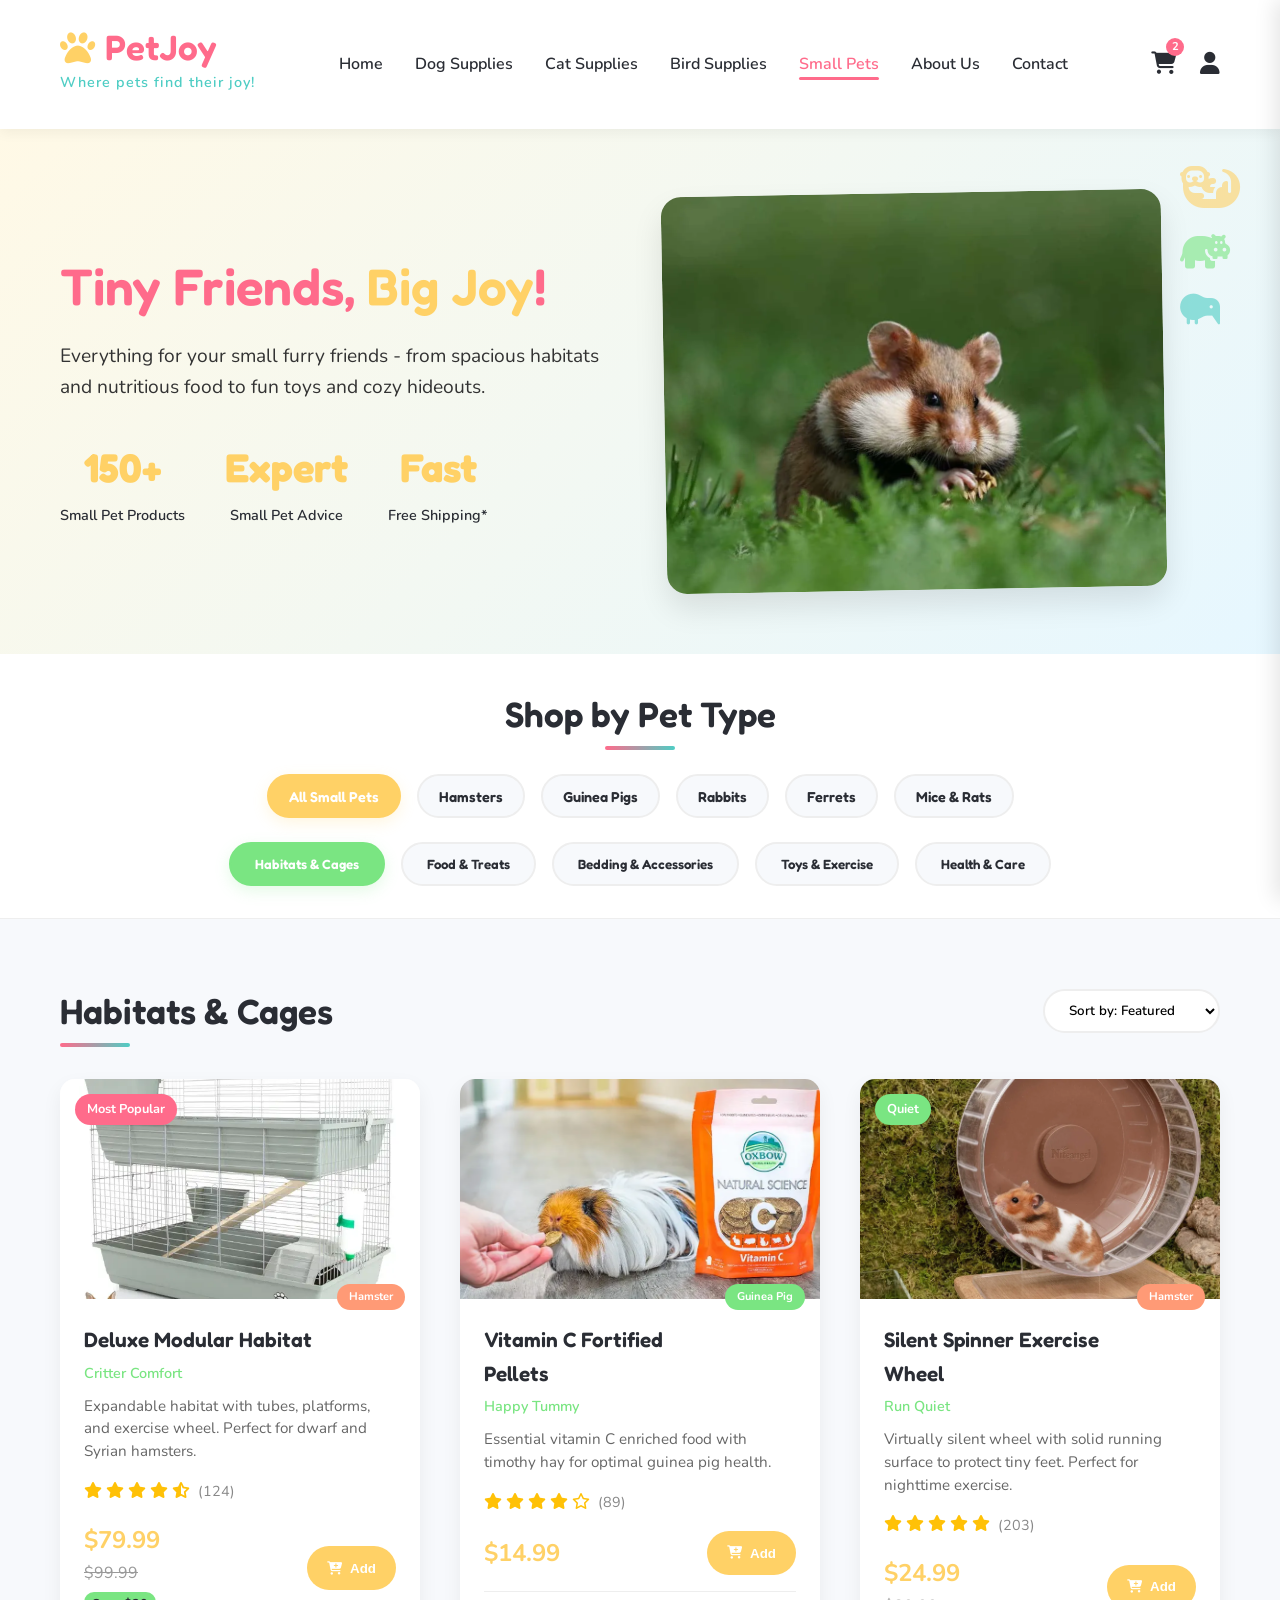
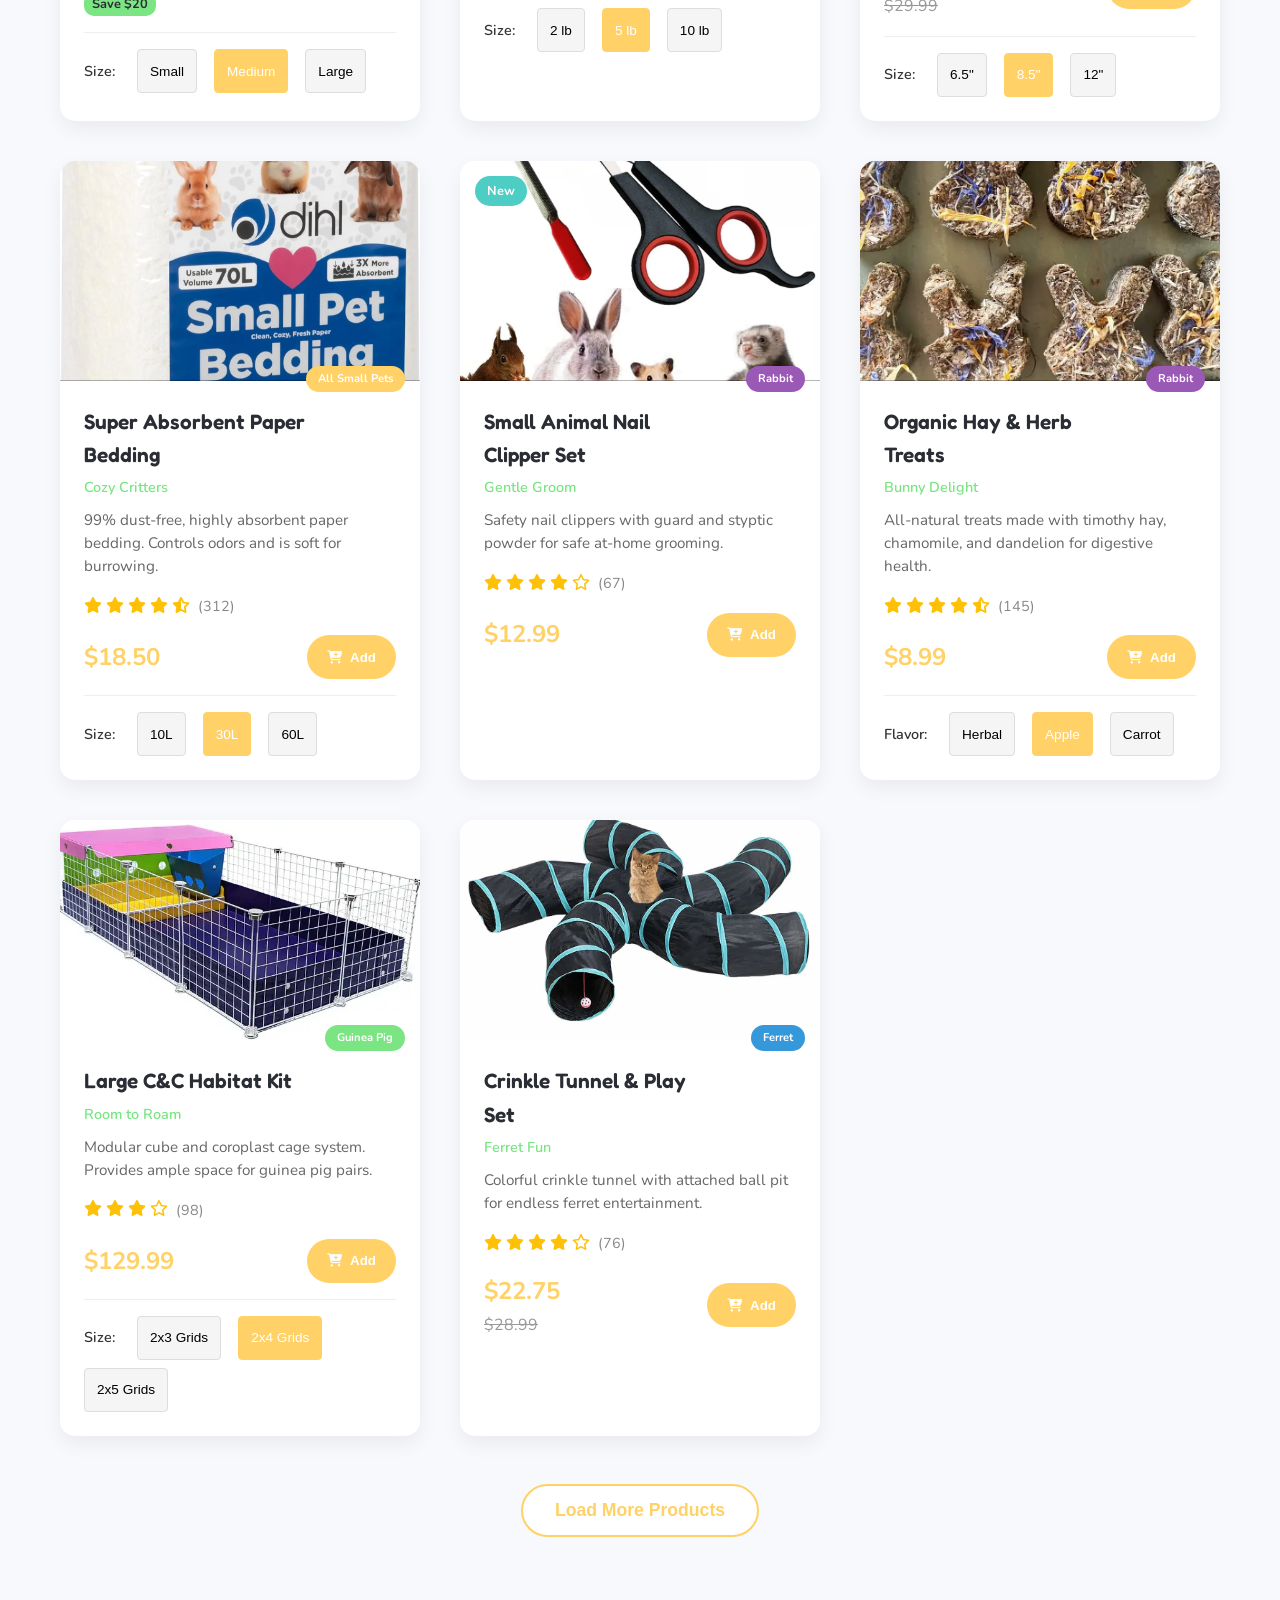
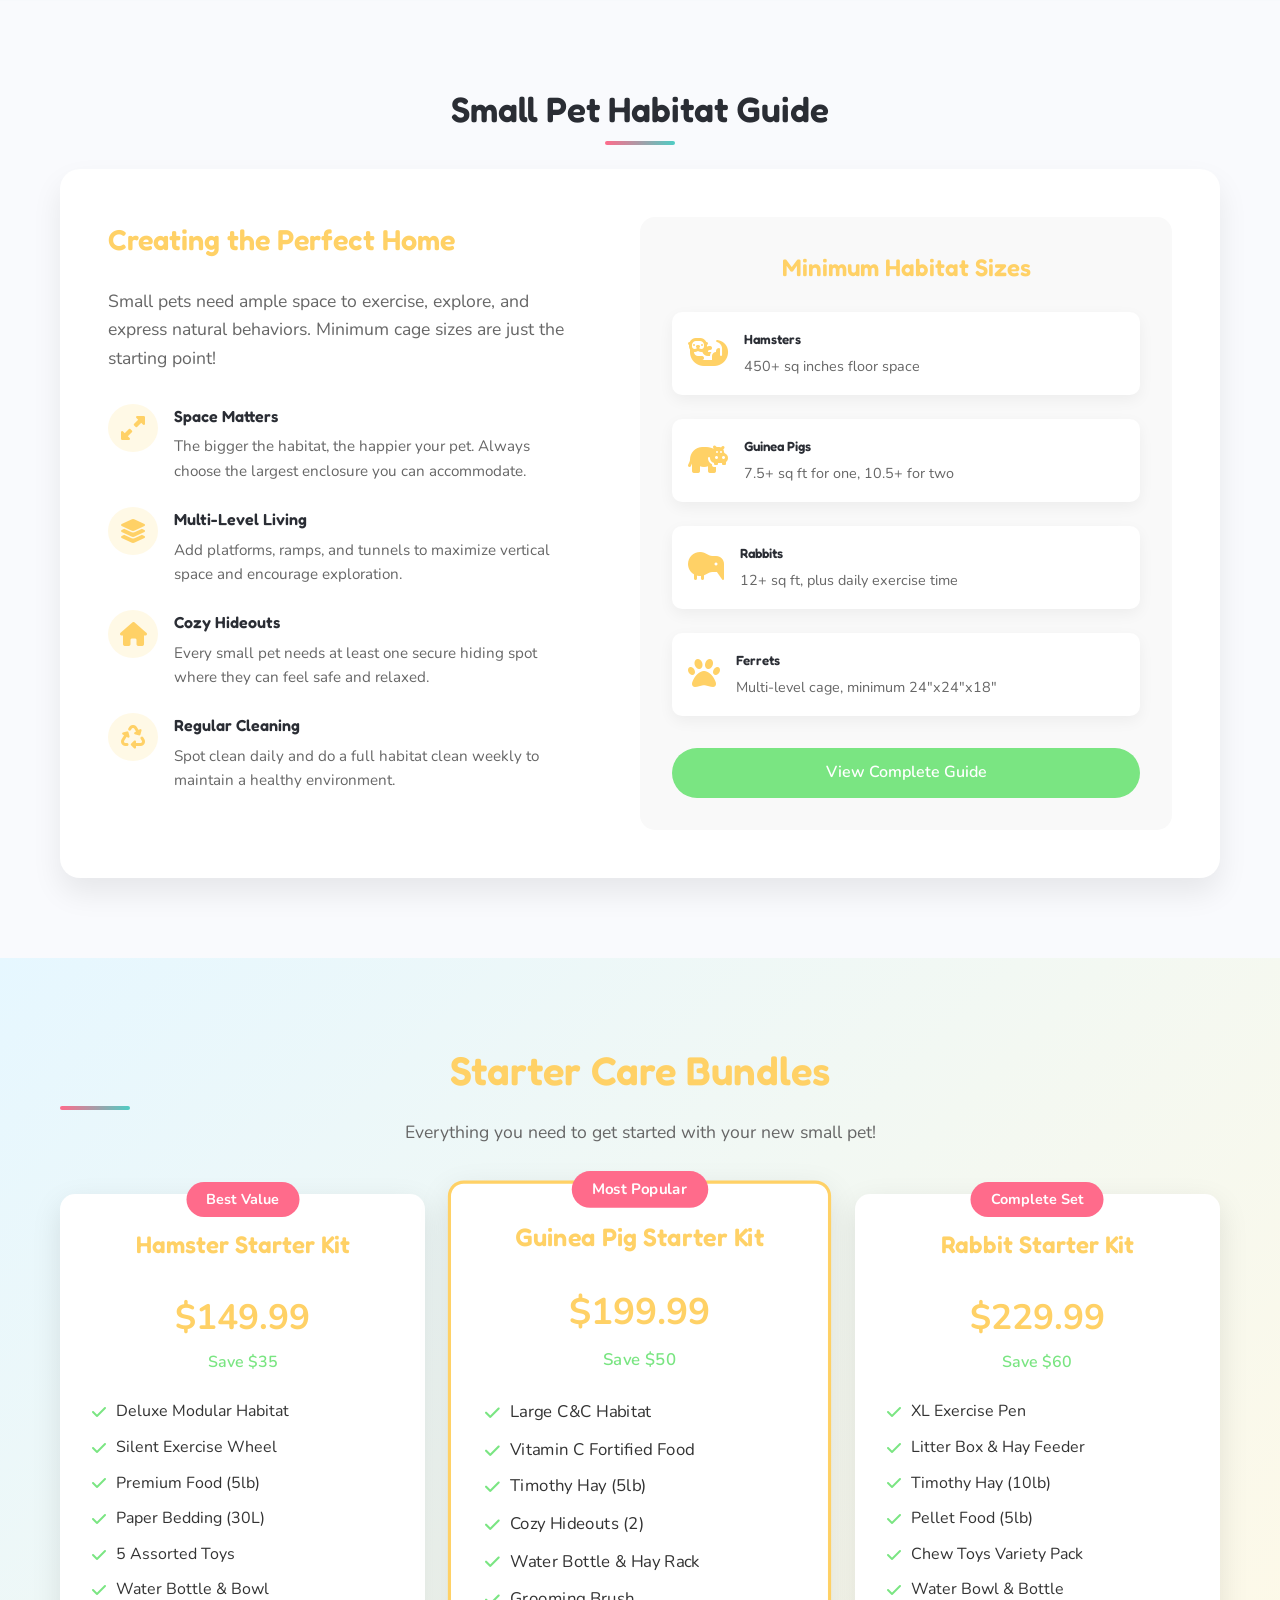
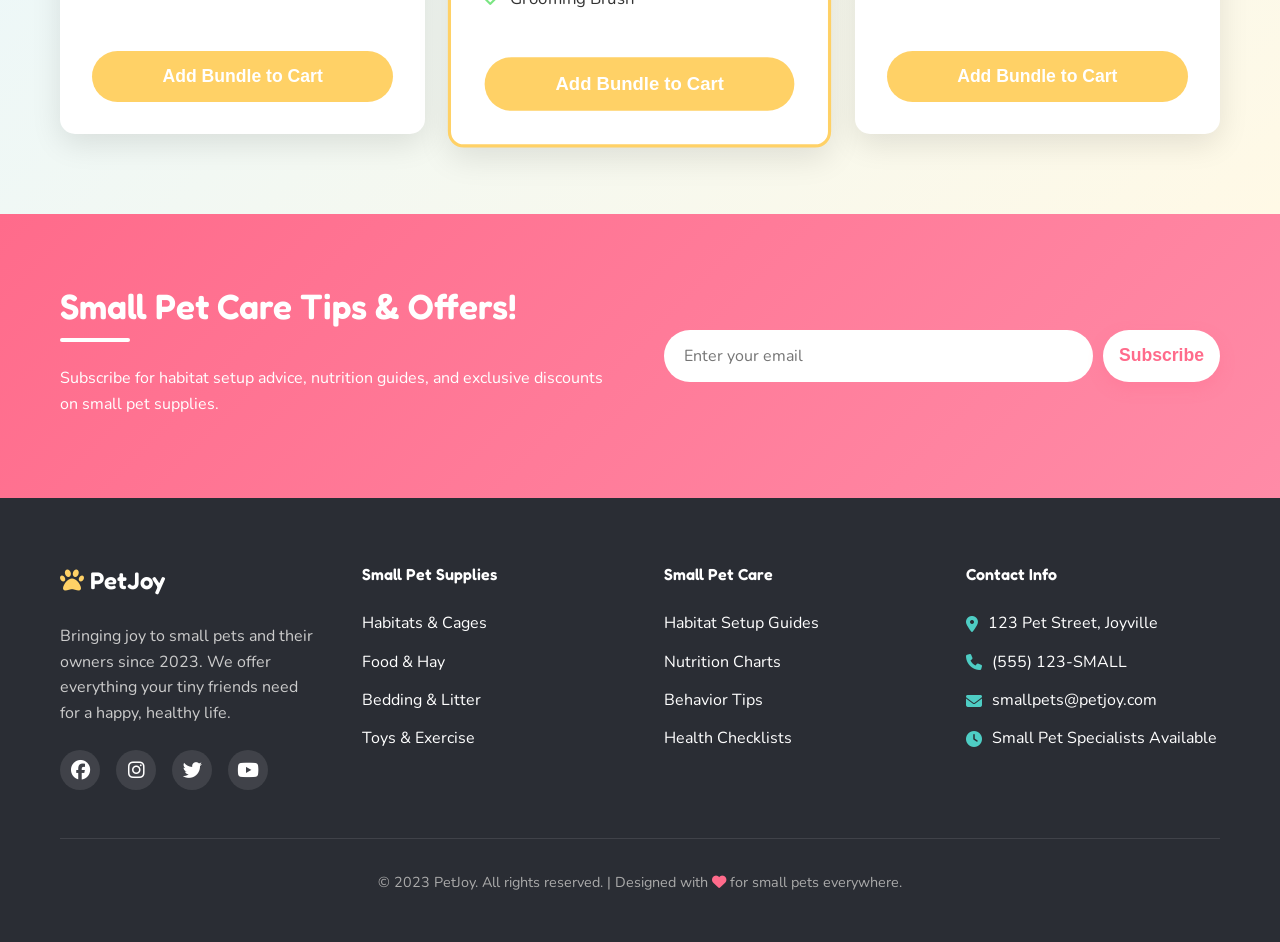
<file: small-pet.html>
<!DOCTYPE html>
<html lang="en">
  <head>
    <meta charset="UTF-8" />
    <meta name="viewport" content="width=device-width, initial-scale=1.0" />
    <title>Small Pets Supplies | PetJoy - Joyful Pet Accessories</title>
    <link rel="stylesheet" href="Asset/style/small-pet.css" />
    <link rel="stylesheet" href="Asset/style/style.css" />
    <link rel="preconnect" href="https://fonts.googleapis.com" />
    <link rel="preconnect" href="https://fonts.gstatic.com" crossorigin />
    <link
      href="https://fonts.googleapis.com/css2?family=Fredoka:wght@400;500;600&family=Nunito:wght@300;400;700&display=swap"
      rel="stylesheet"
    />
    <link
      rel="stylesheet"
      href="https://cdnjs.cloudflare.com/ajax/libs/font-awesome/6.4.0/css/all.min.css"
    />
    <link
      rel="icon"
      type="image/x-icon"
      href="data:image/svg+xml,<svg xmlns=%22http://www.w3.org/2000/svg%22 viewBox=%220 0 100 100%22><text y=%22.9em%22 font-size=%2290%22>🐾</text></svg>"
    />
  </head>
  <body>
    <!-- Header & Navigation -->
    <header class="main-header">
      <div class="container">
        <div class="header-content">
          <div class="logo">
            <h1><i class="fas fa-paw"></i> PetJoy</h1>
            <p class="tagline">Where pets find their joy!</p>
          </div>

          <nav class="main-nav">
            <ul>
              <li><a href="index.html">Home</a></li>
              <li><a href="dog-pet.html">Dog Supplies</a></li>
              <li><a href="cat-pet.html">Cat Supplies</a></li>
              <li><a href="bird-pet.html">Bird Supplies</a></li>
              <li><a href="#" class="active">Small Pets</a></li>
              <li><a href="about.html">About Us</a></li>
              <li><a href="contact.html">Contact</a></li>
            </ul>
          </nav>

          <div class="header-icons">
            <div class="cart-icon">
              <i class="fas fa-shopping-cart"></i>
              <span class="cart-count">3</span>
            </div>
            <div class="user-icon">
              <i class="fas fa-user"></i>
            </div>
          </div>
        </div>
      </div>
    </header>

    <!-- Small Pets Hero -->
    <section class="small-hero">
      <div class="container">
        <div class="small-hero-content">
          <div class="small-hero-text">
            <h1>Tiny Friends, <span class="small-highlight">Big Joy</span>!</h1>
            <p>
              Everything for your small furry friends - from spacious habitats
              and nutritious food to fun toys and cozy hideouts.
            </p>
            <div class="small-hero-stats">
              <div class="small-stat">
                <span class="small-stat-number">150+</span>
                <span class="small-stat-text">Small Pet Products</span>
              </div>
              <div class="small-stat">
                <span class="small-stat-number">Expert</span>
                <span class="small-stat-text">Small Pet Advice</span>
              </div>
              <div class="small-stat">
                <span class="small-stat-number">Fast</span>
                <span class="small-stat-text">Free Shipping*</span>
              </div>
            </div>
          </div>
          <div class="small-hero-image">
            <div class="small-pets-icons">
              <i class="fas fa-otter"></i>
              <i class="fas fa-hippo"></i>
              <i class="fas fa-kiwi-bird"></i>
            </div>
            <img
              src="Asset/image/small-pet/sp-001.webp"
              alt="Hamster in Habitat"
              class="hero-small-img"
            />
          </div>
        </div>
      </div>
    </section>

    <!-- Small Pets Categories -->
    <section class="small-categories">
      <div class="container">
        <h2 class="section-title">Shop by Pet Type</h2>
        <div class="small-pet-type-buttons">
          <button class="pet-type-btn active" data-pet-type="all">
            All Small Pets
          </button>
          <button class="pet-type-btn" data-pet-type="hamster">Hamsters</button>
          <button class="pet-type-btn" data-pet-type="guinea">
            Guinea Pigs
          </button>
          <button class="pet-type-btn" data-pet-type="rabbit">Rabbits</button>
          <button class="pet-type-btn" data-pet-type="ferret">Ferrets</button>
          <button class="pet-type-btn" data-pet-type="mouse">
            Mice & Rats
          </button>
        </div>

        <div class="small-category-tabs">
          <button class="small-tab-btn active" data-category="habitats">
            Habitats & Cages
          </button>
          <button class="small-tab-btn" data-category="food">
            Food & Treats
          </button>
          <button class="small-tab-btn" data-category="bedding">
            Bedding & Accessories
          </button>
          <button class="small-tab-btn" data-category="toys">
            Toys & Exercise
          </button>
          <button class="small-tab-btn" data-category="health">
            Health & Care
          </button>
        </div>
      </div>
    </section>

    <!-- Small Pets Products Grid -->
    <section class="small-products">
      <div class="container">
        <div class="products-header">
          <h2 id="small-category-title">Habitats & Cages</h2>
          <div class="sort-filter">
            <select id="small-sort-by">
              <option value="featured">Sort by: Featured</option>
              <option value="price-low">Price: Low to High</option>
              <option value="price-high">Price: High to Low</option>
              <option value="size">Habitat Size</option>
              <option value="rating">Customer Rating</option>
            </select>
          </div>
        </div>

        <div class="small-products-grid">
          <!-- Product 1 - Habitat -->
          <div
            class="small-product-card"
            data-category="habitats"
            data-pet-type="hamster"
          >
            <div class="small-product-badge-top">
              <span class="small-best-value">Most Popular</span>
            </div>
            <div class="small-product-image">
              <img
                src="Asset/image/small-pet/sp-002.webp"
                alt="Deluxe Hamster Habitat"
              />
              <div class="small-quick-view">Quick View</div>
            </div>
            <div class="small-product-info">
              <div class="pet-type-badge hamster">Hamster</div>
              <h3>Deluxe Modular Habitat</h3>
              <p class="small-product-brand">Critter Comfort</p>
              <p class="small-product-desc">
                Expandable habitat with tubes, platforms, and exercise wheel.
                Perfect for dwarf and Syrian hamsters.
              </p>
              <div class="small-product-rating">
                <div class="small-stars">
                  <i class="fas fa-star"></i>
                  <i class="fas fa-star"></i>
                  <i class="fas fa-star"></i>
                  <i class="fas fa-star"></i>
                  <i class="fas fa-star-half-alt"></i>
                </div>
                <span class="small-rating-count">(124)</span>
              </div>
              <div class="small-product-footer">
                <div class="small-price-container">
                  <span class="small-current-price">$79.99</span>
                  <span class="small-original-price">$99.99</span>
                  <span class="small-save-badge">Save $20</span>
                </div>
                <button class="add-to-cart-small">
                  <i class="fas fa-cart-plus"></i> Add
                </button>
              </div>
              <div class="small-product-sizes">
                <span class="small-size-label">Size:</span>
                <button class="small-size-btn">Small</button>
                <button class="small-size-btn active">Medium</button>
                <button class="small-size-btn">Large</button>
              </div>
            </div>
          </div>

          <!-- Product 2 - Food -->
          <div
            class="small-product-card"
            data-category="food"
            data-pet-type="guinea"
          >
            <div class="small-product-image">
              <img
                src="Asset/image/small-pet/sp-003.webp"
                alt="Guinea Pig Food"
              />
              <div class="small-quick-view">Quick View</div>
            </div>
            <div class="small-product-info">
              <div class="pet-type-badge guinea">Guinea Pig</div>
              <h3>Vitamin C Fortified Pellets</h3>
              <p class="small-product-brand">Happy Tummy</p>
              <p class="small-product-desc">
                Essential vitamin C enriched food with timothy hay for optimal
                guinea pig health.
              </p>
              <div class="small-product-rating">
                <div class="small-stars">
                  <i class="fas fa-star"></i>
                  <i class="fas fa-star"></i>
                  <i class="fas fa-star"></i>
                  <i class="fas fa-star"></i>
                  <i class="far fa-star"></i>
                </div>
                <span class="small-rating-count">(89)</span>
              </div>
              <div class="small-product-footer">
                <div class="small-price-container">
                  <span class="small-current-price">$14.99</span>
                </div>
                <button class="add-to-cart-small">
                  <i class="fas fa-cart-plus"></i> Add
                </button>
              </div>
              <div class="small-product-sizes">
                <span class="small-size-label">Size:</span>
                <button class="small-size-btn">2 lb</button>
                <button class="small-size-btn active">5 lb</button>
                <button class="small-size-btn">10 lb</button>
              </div>
            </div>
          </div>

          <!-- Product 3 - Wheel -->
          <div
            class="small-product-card"
            data-category="toys"
            data-pet-type="hamster"
          >
            <div class="small-product-badge-top">
              <span class="small-bestseller">Quiet</span>
            </div>
            <div class="small-product-image">
              <img
                src="Asset/image/small-pet/sp-004.webp"
                alt="Silent Exercise Wheel"
              />
              <div class="small-quick-view">Quick View</div>
            </div>
            <div class="small-product-info">
              <div class="pet-type-badge hamster">Hamster</div>
              <h3>Silent Spinner Exercise Wheel</h3>
              <p class="small-product-brand">Run Quiet</p>
              <p class="small-product-desc">
                Virtually silent wheel with solid running surface to protect
                tiny feet. Perfect for nighttime exercise.
              </p>
              <div class="small-product-rating">
                <div class="small-stars">
                  <i class="fas fa-star"></i>
                  <i class="fas fa-star"></i>
                  <i class="fas fa-star"></i>
                  <i class="fas fa-star"></i>
                  <i class="fas fa-star"></i>
                </div>
                <span class="small-rating-count">(203)</span>
              </div>
              <div class="small-product-footer">
                <div class="small-price-container">
                  <span class="small-current-price">$24.99</span>
                  <span class="small-original-price">$29.99</span>
                </div>
                <button class="add-to-cart-small">
                  <i class="fas fa-cart-plus"></i> Add
                </button>
              </div>
              <div class="small-product-sizes">
                <span class="small-size-label">Size:</span>
                <button class="small-size-btn">6.5"</button>
                <button class="small-size-btn active">8.5"</button>
                <button class="small-size-btn">12"</button>
              </div>
            </div>
          </div>

          <!-- Product 4 - Bedding -->
          <div
            class="small-product-card"
            data-category="bedding"
            data-pet-type="all"
          >
            <div class="small-product-image">
              <img
                src="Asset/image/small-pet/sp-005.webp"
                alt="Paper Bedding"
              />
              <div class="small-quick-view">Quick View</div>
            </div>
            <div class="small-product-info">
              <div class="pet-type-badge all">All Small Pets</div>
              <h3>Super Absorbent Paper Bedding</h3>
              <p class="small-product-brand">Cozy Critters</p>
              <p class="small-product-desc">
                99% dust-free, highly absorbent paper bedding. Controls odors
                and is soft for burrowing.
              </p>
              <div class="small-product-rating">
                <div class="small-stars">
                  <i class="fas fa-star"></i>
                  <i class="fas fa-star"></i>
                  <i class="fas fa-star"></i>
                  <i class="fas fa-star"></i>
                  <i class="fas fa-star-half-alt"></i>
                </div>
                <span class="small-rating-count">(312)</span>
              </div>
              <div class="small-product-footer">
                <div class="small-price-container">
                  <span class="small-current-price">$18.50</span>
                </div>
                <button class="add-to-cart-small">
                  <i class="fas fa-cart-plus"></i> Add
                </button>
              </div>
              <div class="small-product-sizes">
                <span class="small-size-label">Size:</span>
                <button class="small-size-btn">10L</button>
                <button class="small-size-btn active">30L</button>
                <button class="small-size-btn">60L</button>
              </div>
            </div>
          </div>

          <!-- Product 5 - Health -->
          <div
            class="small-product-card"
            data-category="health"
            data-pet-type="rabbit"
          >
            <div class="small-product-badge-top">
              <span class="small-new">New</span>
            </div>
            <div class="small-product-image">
              <img
                src="Asset/image/small-pet/sp-006.webp"
                alt="Rabbit Nail Clippers"
              />
              <div class="small-quick-view">Quick View</div>
            </div>
            <div class="small-product-info">
              <div class="pet-type-badge rabbit">Rabbit</div>
              <h3>Small Animal Nail Clipper Set</h3>
              <p class="small-product-brand">Gentle Groom</p>
              <p class="small-product-desc">
                Safety nail clippers with guard and styptic powder for safe
                at-home grooming.
              </p>
              <div class="small-product-rating">
                <div class="small-stars">
                  <i class="fas fa-star"></i>
                  <i class="fas fa-star"></i>
                  <i class="fas fa-star"></i>
                  <i class="fas fa-star"></i>
                  <i class="far fa-star"></i>
                </div>
                <span class="small-rating-count">(67)</span>
              </div>
              <div class="small-product-footer">
                <div class="small-price-container">
                  <span class="small-current-price">$12.99</span>
                </div>
                <button class="add-to-cart-small">
                  <i class="fas fa-cart-plus"></i> Add
                </button>
              </div>
            </div>
          </div>

          <!-- Product 6 - Food -->
          <div
            class="small-product-card"
            data-category="food"
            data-pet-type="rabbit"
          >
            <div class="small-product-image">
              <img
                src="Asset/image/small-pet/sp-007.webp"
                alt="Rabbit Treats"
              />
              <div class="small-quick-view">Quick View</div>
            </div>
            <div class="small-product-info">
              <div class="pet-type-badge rabbit">Rabbit</div>
              <h3>Organic Hay & Herb Treats</h3>
              <p class="small-product-brand">Bunny Delight</p>
              <p class="small-product-desc">
                All-natural treats made with timothy hay, chamomile, and
                dandelion for digestive health.
              </p>
              <div class="small-product-rating">
                <div class="small-stars">
                  <i class="fas fa-star"></i>
                  <i class="fas fa-star"></i>
                  <i class="fas fa-star"></i>
                  <i class="fas fa-star"></i>
                  <i class="fas fa-star-half-alt"></i>
                </div>
                <span class="small-rating-count">(145)</span>
              </div>
              <div class="small-product-footer">
                <div class="small-price-container">
                  <span class="small-current-price">$8.99</span>
                </div>
                <button class="add-to-cart-small">
                  <i class="fas fa-cart-plus"></i> Add
                </button>
              </div>
              <div class="small-product-flavors">
                <span class="small-flavor-label">Flavor:</span>
                <button class="small-flavor-btn">Herbal</button>
                <button class="small-flavor-btn active">Apple</button>
                <button class="small-flavor-btn">Carrot</button>
              </div>
            </div>
          </div>

          <!-- Product 7 - Habitat -->
          <div
            class="small-product-card"
            data-category="habitats"
            data-pet-type="guinea"
          >
            <div class="small-product-image">
              <img
                src="Asset/image/small-pet/sp-008.webp"
                alt="Guinea Pig Cage"
              />
              <div class="small-quick-view">Quick View</div>
            </div>
            <div class="small-product-info">
              <div class="pet-type-badge guinea">Guinea Pig</div>
              <h3>Large C&C Habitat Kit</h3>
              <p class="small-product-brand">Room to Roam</p>
              <p class="small-product-desc">
                Modular cube and coroplast cage system. Provides ample space for
                guinea pig pairs.
              </p>
              <div class="small-product-rating">
                <div class="small-stars">
                  <i class="fas fa-star"></i>
                  <i class="fas fa-star"></i>
                  <i class="fas fa-star"></i>
                  <i class="fas-star fa-star"></i>
                  <i class="far fa-star"></i>
                </div>
                <span class="small-rating-count">(98)</span>
              </div>
              <div class="small-product-footer">
                <div class="small-price-container">
                  <span class="small-current-price">$129.99</span>
                </div>
                <button class="add-to-cart-small">
                  <i class="fas fa-cart-plus"></i> Add
                </button>
              </div>
              <div class="small-product-sizes">
                <span class="small-size-label">Size:</span>
                <button class="small-size-btn">2x3 Grids</button>
                <button class="small-size-btn active">2x4 Grids</button>
                <button class="small-size-btn">2x5 Grids</button>
              </div>
            </div>
          </div>

          <!-- Product 8 - Toy -->
          <div
            class="small-product-card"
            data-category="toys"
            data-pet-type="ferret"
          >
            <div class="small-product-image">
              <img
                src="Asset/image/small-pet/sp-009.webp"
                alt="Ferret Tunnel"
              />
              <div class="small-quick-view">Quick View</div>
            </div>
            <div class="small-product-info">
              <div class="pet-type-badge ferret">Ferret</div>
              <h3>Crinkle Tunnel & Play Set</h3>
              <p class="small-product-brand">Ferret Fun</p>
              <p class="small-product-desc">
                Colorful crinkle tunnel with attached ball pit for endless
                ferret entertainment.
              </p>
              <div class="small-product-rating">
                <div class="small-stars">
                  <i class="fas fa-star"></i>
                  <i class="fas fa-star"></i>
                  <i class="fas fa-star"></i>
                  <i class="fas fa-star"></i>
                  <i class="far fa-star"></i>
                </div>
                <span class="small-rating-count">(76)</span>
              </div>
              <div class="small-product-footer">
                <div class="small-price-container">
                  <span class="small-current-price">$22.75</span>
                  <span class="small-original-price">$28.99</span>
                </div>
                <button class="add-to-cart-small">
                  <i class="fas fa-cart-plus"></i> Add
                </button>
              </div>
            </div>
          </div>
        </div>

        <div class="small-load-more-container">
          <button class="small-load-more-btn">Load More Products</button>
        </div>
      </div>
    </section>

    <!-- Small Pets Habitat Guide -->
    <section class="small-habitat-guide">
      <div class="container">
        <h2 class="section-title">Small Pet Habitat Guide</h2>
        <div class="habitat-guide-content">
          <div class="habitat-guide-info">
            <h3>Creating the Perfect Home</h3>
            <p>
              Small pets need ample space to exercise, explore, and express
              natural behaviors. Minimum cage sizes are just the starting point!
            </p>

            <div class="habitat-tips">
              <div class="habitat-tip">
                <i class="fas fa-expand-alt"></i>
                <div>
                  <h4>Space Matters</h4>
                  <p>
                    The bigger the habitat, the happier your pet. Always choose
                    the largest enclosure you can accommodate.
                  </p>
                </div>
              </div>
              <div class="habitat-tip">
                <i class="fas fa-layer-group"></i>
                <div>
                  <h4>Multi-Level Living</h4>
                  <p>
                    Add platforms, ramps, and tunnels to maximize vertical space
                    and encourage exploration.
                  </p>
                </div>
              </div>
              <div class="habitat-tip">
                <i class="fas fa-home"></i>
                <div>
                  <h4>Cozy Hideouts</h4>
                  <p>
                    Every small pet needs at least one secure hiding spot where
                    they can feel safe and relaxed.
                  </p>
                </div>
              </div>
              <div class="habitat-tip">
                <i class="fas fa-recycle"></i>
                <div>
                  <h4>Regular Cleaning</h4>
                  <p>
                    Spot clean daily and do a full habitat clean weekly to
                    maintain a healthy environment.
                  </p>
                </div>
              </div>
            </div>
          </div>
          <div class="habitat-size-chart">
            <h4>Minimum Habitat Sizes</h4>
            <div class="size-chart-grid">
              <div class="chart-item">
                <div class="pet-icon"><i class="fas fa-otter"></i></div>
                <div class="pet-info">
                  <h5>Hamsters</h5>
                  <p>450+ sq inches floor space</p>
                </div>
              </div>
              <div class="chart-item">
                <div class="pet-icon"><i class="fas fa-hippo"></i></div>
                <div class="pet-info">
                  <h5>Guinea Pigs</h5>
                  <p>7.5+ sq ft for one, 10.5+ for two</p>
                </div>
              </div>
              <div class="chart-item">
                <div class="pet-icon"><i class="fas fa-kiwi-bird"></i></div>
                <div class="pet-info">
                  <h5>Rabbits</h5>
                  <p>12+ sq ft, plus daily exercise time</p>
                </div>
              </div>
              <div class="chart-item">
                <div class="pet-icon"><i class="fas fa-paw"></i></div>
                <div class="pet-info">
                  <h5>Ferrets</h5>
                  <p>Multi-level cage, minimum 24"x24"x18"</p>
                </div>
              </div>
            </div>
            <a href="#" class="habitat-guide-btn">View Complete Guide</a>
          </div>
        </div>
      </div>
    </section>

    <!-- Small Pets Care Bundle -->
    <section class="small-care-bundle">
      <div class="container">
        <div class="bundle-header">
          <h2>Starter Care Bundles</h2>
          <p>Everything you need to get started with your new small pet!</p>
        </div>
        <div class="bundle-cards">
          <div class="bundle-card">
            <div class="bundle-badge">Best Value</div>
            <h3>Hamster Starter Kit</h3>
            <div class="bundle-price">
              $149.99 <span class="bundle-save">Save $35</span>
            </div>
            <ul class="bundle-features">
              <li><i class="fas fa-check"></i> Deluxe Modular Habitat</li>
              <li><i class="fas fa-check"></i> Silent Exercise Wheel</li>
              <li><i class="fas fa-check"></i> Premium Food (5lb)</li>
              <li><i class="fas fa-check"></i> Paper Bedding (30L)</li>
              <li><i class="fas fa-check"></i> 5 Assorted Toys</li>
              <li><i class="fas fa-check"></i> Water Bottle & Bowl</li>
            </ul>
            <button class="bundle-btn">Add Bundle to Cart</button>
          </div>
          <div class="bundle-card popular">
            <div class="bundle-badge">Most Popular</div>
            <h3>Guinea Pig Starter Kit</h3>
            <div class="bundle-price">
              $199.99 <span class="bundle-save">Save $50</span>
            </div>
            <ul class="bundle-features">
              <li><i class="fas fa-check"></i> Large C&C Habitat</li>
              <li><i class="fas fa-check"></i> Vitamin C Fortified Food</li>
              <li><i class="fas fa-check"></i> Timothy Hay (5lb)</li>
              <li><i class="fas fa-check"></i> Cozy Hideouts (2)</li>
              <li><i class="fas fa-check"></i> Water Bottle & Hay Rack</li>
              <li><i class="fas fa-check"></i> Grooming Brush</li>
            </ul>
            <button class="bundle-btn">Add Bundle to Cart</button>
          </div>
          <div class="bundle-card">
            <div class="bundle-badge">Complete Set</div>
            <h3>Rabbit Starter Kit</h3>
            <div class="bundle-price">
              $229.99 <span class="bundle-save">Save $60</span>
            </div>
            <ul class="bundle-features">
              <li><i class="fas fa-check"></i> XL Exercise Pen</li>
              <li><i class="fas fa-check"></i> Litter Box & Hay Feeder</li>
              <li><i class="fas fa-check"></i> Timothy Hay (10lb)</li>
              <li><i class="fas fa-check"></i> Pellet Food (5lb)</li>
              <li><i class="fas fa-check"></i> Chew Toys Variety Pack</li>
              <li><i class="fas fa-check"></i> Water Bowl & Bottle</li>
            </ul>
            <button class="bundle-btn">Add Bundle to Cart</button>
          </div>
        </div>
      </div>
    </section>

    <!-- Newsletter -->
    <section class="newsletter">
      <div class="container">
        <div class="newsletter-content">
          <div class="newsletter-text">
            <h2>Small Pet Care Tips & Offers!</h2>
            <p>
              Subscribe for habitat setup advice, nutrition guides, and
              exclusive discounts on small pet supplies.
            </p>
          </div>
          <div class="newsletter-form">
            <input type="email" placeholder="Enter your email" />
            <button class="btn">Subscribe</button>
          </div>
        </div>
      </div>
    </section>

    <!-- Footer -->
    <footer class="main-footer">
      <div class="container">
        <div class="footer-grid">
          <div class="footer-col">
            <h3><i class="fas fa-paw"></i> PetJoy</h3>
            <p>
              Bringing joy to small pets and their owners since 2023. We offer
              everything your tiny friends need for a happy, healthy life.
            </p>
            <div class="social-icons">
              <a href="#"><i class="fab fa-facebook"></i></a>
              <a href="#"><i class="fab fa-instagram"></i></a>
              <a href="#"><i class="fab fa-twitter"></i></a>
              <a href="#"><i class="fab fa-youtube"></i></a>
            </div>
          </div>

          <div class="footer-col">
            <h4>Small Pet Supplies</h4>
            <ul>
              <li><a href="#habitats">Habitats & Cages</a></li>
              <li><a href="#food">Food & Hay</a></li>
              <li><a href="#bedding">Bedding & Litter</a></li>
              <li><a href="#toys">Toys & Exercise</a></li>
            </ul>
          </div>

          <div class="footer-col">
            <h4>Small Pet Care</h4>
            <ul>
              <li><a href="#">Habitat Setup Guides</a></li>
              <li><a href="#">Nutrition Charts</a></li>
              <li><a href="#">Behavior Tips</a></li>
              <li><a href="#">Health Checklists</a></li>
            </ul>
          </div>

          <div class="footer-col">
            <h4>Contact Info</h4>
            <ul class="contact-info">
              <li>
                <i class="fas fa-map-marker-alt"></i> 123 Pet Street, Joyville
              </li>
              <li><i class="fas fa-phone"></i> (555) 123-SMALL</li>
              <li><i class="fas fa-envelope"></i> smallpets@petjoy.com</li>
              <li>
                <i class="fas fa-clock"></i> Small Pet Specialists Available
              </li>
            </ul>
          </div>
        </div>

        <div class="footer-bottom">
          <p>
            &copy; 2023 PetJoy. All rights reserved. | Designed with
            <i class="fas fa-heart"></i> for small pets everywhere.
          </p>
        </div>
      </div>
    </footer>

    <!-- Shopping Cart Sidebar -->
    <div class="cart-sidebar">
      <div class="cart-header">
        <h3>Your Shopping Cart</h3>
        <button class="close-cart">&times;</button>
      </div>
      <div class="cart-items">
        <div class="cart-item">
          <img
            src="Asset/image/small-pet/sp-002.webp"
            alt="Deluxe Modular Habitat"
          />
          <div class="cart-item-info">
            <h4>Deluxe Modular Habitat</h4>
            <p>Medium • $79.99</p>
            <div class="cart-item-quantity">
              <button class="qty-btn minus">-</button>
              <span class="qty">1</span>
              <button class="qty-btn plus">+</button>
            </div>
          </div>
          <button class="remove-item"><i class="fas fa-times"></i></button>
        </div>
        <div class="cart-item">
          <img
            src="Asset/image/small-pet/sp-004.webp"
            alt="Silent Spinner Exercise Wheel"
          />
          <div class="cart-item-info">
            <h4>Silent Spinner Exercise Wheel</h4>
            <p>8.5" • $24.99</p>
            <div class="cart-item-quantity">
              <button class="qty-btn minus">-</button>
              <span class="qty">1</span>
              <button class="qty-btn plus">+</button>
            </div>
          </div>
          <button class="remove-item"><i class="fas fa-times"></i></button>
        </div>
      </div>
      <div class="cart-summary">
        <div class="cart-subtotal">
          <span>Subtotal:</span>
          <span class="subtotal-price">$104.98</span>
        </div>
        <div class="cart-shipping">
          <span>Shipping:</span>
          <span class="shipping-price">FREE</span>
        </div>
        <div class="cart-total">
          <h4>Total: <span class="total-price">$104.98</span></h4>
        </div>
        <button class="checkout-btn">Proceed to Checkout</button>
        <a href="#" class="continue-shopping">Continue Shopping</a>
      </div>
    </div>

    <!-- Quick View Modal -->
    <div class="small-quick-view-modal">
      <div class="small-modal-content">
        <button class="small-close-modal">&times;</button>
        <div class="small-modal-product-details">
          <!-- Content will be loaded via JavaScript -->
        </div>
      </div>
    </div>

    <script>
      // Small Pets Page JavaScript
      document.addEventListener("DOMContentLoaded", function () {
        // Cart functionality
        const cartIcon = document.querySelector(".cart-icon");
        const closeCart = document.querySelector(".close-cart");
        const cartSidebar = document.querySelector(".cart-sidebar");
        const addToCartButtons =
          document.querySelectorAll(".add-to-cart-small");
        const bundleButtons = document.querySelectorAll(".bundle-btn");
        const cartCount = document.querySelector(".cart-count");
        const cartItemsContainer = document.querySelector(".cart-items");
        const cartSubtotal = document.querySelector(".subtotal-price");
        const cartShipping = document.querySelector(".shipping-price");
        const cartTotal = document.querySelector(".total-price");

        // Tab filtering
        const tabButtons = document.querySelectorAll(".small-tab-btn");
        const petTypeButtons = document.querySelectorAll(".pet-type-btn");
        const productCards = document.querySelectorAll(".small-product-card");
        const categoryTitle = document.getElementById("small-category-title");

        // Quick view modal
        const quickViewButtons = document.querySelectorAll(".small-quick-view");
        const quickViewModal = document.querySelector(
          ".small-quick-view-modal"
        );
        const closeModal = document.querySelector(".small-close-modal");

        // Sort functionality
        const sortSelect = document.getElementById("small-sort-by");

        // Initialize cart
        let cart = [
          {
            id: 1,
            name: "Deluxe Modular Habitat",
            price: 79.99,
            quantity: 1,
            img: "Asset/image/small-pet/sp-002.webp",
            size: "Medium",
          },
          {
            id: 2,
            name: "Silent Spinner Exercise Wheel",
            price: 24.99,
            quantity: 1,
            img: "Asset/image/small-pet/sp-004.webp",
            size: '8.5"',
          },
        ];

        // Update cart display
        function updateCartDisplay() {
          // Update cart count
          let totalItems = cart.reduce(
            (total, item) => total + item.quantity,
            0
          );
          cartCount.textContent = totalItems;

          // Update cart sidebar
          cartItemsContainer.innerHTML = "";
          let subtotal = 0;

          cart.forEach((item, index) => {
            subtotal += item.price * item.quantity;

            const cartItemHTML = `
                        <div class="cart-item">
                            <img src="${item.img}" alt="${item.name}">
                            <div class="cart-item-info">
                                <h4>${item.name}</h4>
                                <p>${item.size || ""} • $${item.price.toFixed(
              2
            )}</p>
                                <div class="cart-item-quantity">
                                    <button class="qty-btn minus" data-index="${index}">-</button>
                                    <span class="qty">${item.quantity}</span>
                                    <button class="qty-btn plus" data-index="${index}">+</button>
                                </div>
                            </div>
                            <button class="remove-item" data-index="${index}"><i class="fas fa-times"></i></button>
                        </div>
                    `;

            cartItemsContainer.innerHTML += cartItemHTML;
          });

          // Update prices (free shipping over $50 for small pets)
          const shipping = subtotal > 50 ? 0 : 5.99;
          const total = subtotal + shipping;

          cartSubtotal.textContent = `$${subtotal.toFixed(2)}`;
          cartShipping.textContent =
            shipping === 0 ? "FREE" : `$${shipping.toFixed(2)}`;
          cartTotal.textContent = `$${total.toFixed(2)}`;
        }

        // Toggle cart sidebar
        cartIcon.addEventListener("click", function () {
          cartSidebar.style.right = "0";
        });

        closeCart.addEventListener("click", function () {
          cartSidebar.style.right = "-350px";
        });

        // Add to cart functionality for individual products
        addToCartButtons.forEach((button) => {
          button.addEventListener("click", function () {
            const productCard = this.closest(".small-product-card");
            const productName = productCard.querySelector("h3").textContent;
            const productPrice = parseFloat(
              productCard
                .querySelector(".small-current-price")
                .textContent.replace("$", "")
            );
            const productImg = productCard.querySelector("img").src;
            const petType =
              productCard.querySelector(".pet-type-badge").textContent;

            // Check if product already in cart
            const existingItemIndex = cart.findIndex(
              (item) => item.name === productName
            );

            if (existingItemIndex !== -1) {
              // Increase quantity if already in cart
              cart[existingItemIndex].quantity += 1;
            } else {
              // Add new item to cart
              cart.push({
                id: cart.length + 1,
                name: productName,
                price: productPrice,
                quantity: 1,
                img: productImg,
                petType: petType,
              });
            }

            updateCartDisplay();

            // Show cart sidebar when item is added
            cartSidebar.style.right = "0";

            // Animate cart icon
            cartCount.classList.add("animate-bounce");
            setTimeout(() => {
              cartCount.classList.remove("animate-bounce");
            }, 500);
          });
        });

        // Add to cart functionality for bundles
        bundleButtons.forEach((button) => {
          button.addEventListener("click", function () {
            const bundleCard = this.closest(".bundle-card");
            const bundleName = bundleCard.querySelector("h3").textContent;
            const bundlePrice = parseFloat(
              bundleCard
                .querySelector(".bundle-price")
                .textContent.replace("$", "")
                .split(" ")[0]
            );

            // Add bundle to cart
            cart.push({
              id: cart.length + 1,
              name: bundleName + " (Starter Kit)",
              price: bundlePrice,
              quantity: 1,
              img: "https://images.unsplash.com/photo-1557505080-6a839c6f2d0a?ixlib=rb-4.0.3&ixid=M3wxMjA3fDB8MHxwaG90by1wYWdlfHx8fGVufDB8fHx8fA%3D%3D&auto=format&fit=crop&w=100&q=80",
              isBundle: true,
            });

            updateCartDisplay();

            // Show cart sidebar when bundle is added
            cartSidebar.style.right = "0";

            // Animate cart icon
            cartCount.classList.add("animate-bounce");
            setTimeout(() => {
              cartCount.classList.remove("animate-bounce");
            }, 500);

            // Show confirmation
            alert(
              `Added ${bundleName} to your cart! This bundle includes everything you need to get started.`
            );
          });
        });

        // Cart item quantity and removal
        document.addEventListener("click", function (e) {
          // Quantity buttons
          if (
            e.target.classList.contains("qty-btn") ||
            e.target.parentElement.classList.contains("qty-btn")
          ) {
            const btn = e.target.classList.contains("qty-btn")
              ? e.target
              : e.target.parentElement;
            const index = parseInt(btn.getAttribute("data-index"));
            const isPlus = btn.classList.contains("plus");
            const isMinus = btn.classList.contains("minus");

            if (isPlus) {
              cart[index].quantity += 1;
            } else if (isMinus && cart[index].quantity > 1) {
              cart[index].quantity -= 1;
            }

            updateCartDisplay();
          }

          // Remove item buttons
          if (
            e.target.classList.contains("remove-item") ||
            e.target.parentElement.classList.contains("remove-item")
          ) {
            const btn = e.target.classList.contains("remove-item")
              ? e.target
              : e.target.parentElement;
            const index = parseInt(btn.getAttribute("data-index"));

            cart.splice(index, 1);
            updateCartDisplay();
          }
        });

        // Tab filtering
        let activePetType = "all";
        let activeCategory = "habitats";

        tabButtons.forEach((button) => {
          button.addEventListener("click", function () {
            // Remove active class from all tab buttons
            tabButtons.forEach((btn) => btn.classList.remove("active"));

            // Add active class to clicked button
            this.classList.add("active");

            // Get category
            activeCategory = this.getAttribute("data-category");

            // Update category title
            const categoryTitles = {
              habitats: "Habitats & Cages",
              food: "Food & Treats",
              bedding: "Bedding & Accessories",
              toys: "Toys & Exercise",
              health: "Health & Care",
            };

            categoryTitle.textContent = categoryTitles[activeCategory];

            // Filter products
            filterProducts();
          });
        });

        // Pet type filtering
        petTypeButtons.forEach((button) => {
          button.addEventListener("click", function () {
            // Remove active class from all pet type buttons
            petTypeButtons.forEach((btn) => btn.classList.remove("active"));

            // Add active class to clicked button
            this.classList.add("active");

            // Get pet type
            activePetType = this.getAttribute("data-pet-type");

            // Filter products
            filterProducts();
          });
        });

        // Filter products based on active category and pet type
        function filterProducts() {
          productCards.forEach((card) => {
            const cardCategory = card.getAttribute("data-category");
            const cardPetType = card.getAttribute("data-pet-type");

            const categoryMatch =
              activeCategory === "all" || cardCategory === activeCategory;
            const petTypeMatch =
              activePetType === "all" ||
              cardPetType === activePetType ||
              cardPetType === "all";

            if (categoryMatch && petTypeMatch) {
              card.style.display = "block";
              setTimeout(() => {
                card.style.opacity = "1";
                card.style.transform = "translateY(0)";
              }, 10);
            } else {
              card.style.opacity = "0";
              card.style.transform = "translateY(20px)";
              setTimeout(() => {
                card.style.display = "none";
              }, 300);
            }
          });
        }

        // Quick view functionality
        quickViewButtons.forEach((button) => {
          button.addEventListener("click", function () {
            const productCard = this.closest(".small-product-card");
            const productName = productCard.querySelector("h3").textContent;
            const productBrand = productCard.querySelector(
              ".small-product-brand"
            ).textContent;
            const productDesc = productCard.querySelector(
              ".small-product-desc"
            ).textContent;
            const productPrice = productCard.querySelector(
              ".small-current-price"
            ).textContent;
            const productImg = productCard.querySelector("img").src;
            const productRating = productCard.querySelector(
              ".small-product-rating"
            ).innerHTML;
            const petType =
              productCard.querySelector(".pet-type-badge").textContent;

            // Get additional details if available
            let sizeInfo = "";
            const sizeElement = productCard.querySelector(
              ".small-product-sizes"
            );
            if (sizeElement) {
              sizeInfo = sizeElement.innerHTML;
            }

            const modalContent = `
                        <div class="small-modal-product-image">
                            <img src="${productImg}" alt="${productName}">
                        </div>
                        <div class="small-modal-product-info">
                            <div class="small-modal-pet-type">${petType}</div>
                            <h2>${productName}</h2>
                            <p class="small-modal-brand">${productBrand}</p>
                            <div class="small-modal-rating">${productRating}</div>
                            <p class="small-modal-desc">${productDesc}</p>
                            ${
                              sizeInfo
                                ? `<div class="small-modal-sizes">${sizeInfo}</div>`
                                : ""
                            }
                            <div class="small-modal-price">${productPrice}</div>
                            <button class="small-modal-add-to-cart btn"><i class="fas fa-cart-plus"></i> Add to Cart</button>
                            <div class="small-modal-features">
                                <h4>Small Pet Safe Features:</h4>
                                <ul>
                                    <li><i class="fas fa-check"></i> Non-toxic, pet-safe materials</li>
                                    <li><i class="fas fa-check"></i> Easy to clean and maintain</li>
                                    <li><i class="fas fa-check"></i> Promotes natural behaviors</li>
                                    <li><i class="fas fa-check"></i> Durable construction</li>
                                </ul>
                            </div>
                        </div>
                    `;

            document.querySelector(".small-modal-product-details").innerHTML =
              modalContent;
            quickViewModal.style.display = "flex";

            // Add event listener to modal add to cart button
            setTimeout(() => {
              document
                .querySelector(".small-modal-add-to-cart")
                .addEventListener("click", function () {
                  // Add to cart logic here
                  quickViewModal.style.display = "none";
                });
            }, 100);
          });
        });

        // Close modal
        closeModal.addEventListener("click", function () {
          quickViewModal.style.display = "none";
        });

        // Close modal when clicking outside
        quickViewModal.addEventListener("click", function (e) {
          if (e.target === this) {
            quickViewModal.style.display = "none";
          }
        });

        // Sort functionality
        sortSelect.addEventListener("change", function () {
          const sortValue = this.value;
          const productsArray = Array.from(productCards);
          const visibleProducts = productsArray.filter(
            (card) => card.style.display !== "none"
          );

          visibleProducts.sort((a, b) => {
            const priceA = parseFloat(
              a
                .querySelector(".small-current-price")
                .textContent.replace("$", "")
            );
            const priceB = parseFloat(
              b
                .querySelector(".small-current-price")
                .textContent.replace("$", "")
            );
            const nameA = a.querySelector("h3").textContent.toLowerCase();
            const nameB = b.querySelector("h3").textContent.toLowerCase();
            const ratingA = a
              .querySelector(".small-rating-count")
              .textContent.replace(/[()]/g, "");
            const ratingB = b
              .querySelector(".small-rating-count")
              .textContent.replace(/[()]/g, "");

            // For size sorting
            let sizeA = 0,
              sizeB = 0;
            const sizeElementA = a.querySelector(".small-size-btn.active");
            const sizeElementB = b.querySelector(".small-size-btn.active");

            if (sizeElementA) {
              const sizeTextA = sizeElementA.textContent;
              sizeA = parseInt(sizeTextA.replace(/[^0-9]/g, "")) || 0;
            }

            if (sizeElementB) {
              const sizeTextB = sizeElementB.textContent;
              sizeB = parseInt(sizeTextB.replace(/[^0-9]/g, "")) || 0;
            }

            switch (sortValue) {
              case "price-low":
                return priceA - priceB;
              case "price-high":
                return priceB - priceA;
              case "size":
                return sizeB - sizeA; // Larger sizes first
              case "rating":
                // Simple rating sort based on stars
                const starsA = a.querySelectorAll(
                  ".small-stars .fa-star, .small-stars .fa-star-half-alt"
                ).length;
                const starsB = b.querySelectorAll(
                  ".small-stars .fa-star, .small-stars .fa-star-half-alt"
                ).length;
                return starsB - starsA;
              default:
                return 0;
            }
          });

          // Reorder products in the grid
          const productGrid = document.querySelector(".small-products-grid");
          visibleProducts.forEach((product) => {
            productGrid.appendChild(product);
          });
        });

        // Size, flavor selection
        document.addEventListener("click", function (e) {
          // Size buttons
          if (e.target.classList.contains("small-size-btn")) {
            const parent = e.target.parentElement;
            const buttons = parent.querySelectorAll(".small-size-btn");
            buttons.forEach((btn) => btn.classList.remove("active"));
            e.target.classList.add("active");
          }

          // Flavor buttons
          if (e.target.classList.contains("small-flavor-btn")) {
            const parent = e.target.parentElement;
            const buttons = parent.querySelectorAll(".small-flavor-btn");
            buttons.forEach((btn) => btn.classList.remove("active"));
            e.target.classList.add("active");
          }
        });

        // Habitat guide button
        document
          .querySelector(".habitat-guide-btn")
          .addEventListener("click", function (e) {
            e.preventDefault();
            alert(
              "Thank you for your interest! The Complete Small Pet Habitat Guide will open in a new tab."
            );
            // In a real application, this would open a guide page
          });

        // Load more button
        document
          .querySelector(".small-load-more-btn")
          .addEventListener("click", function () {
            // In a real application, this would load more products from a server
            this.textContent = "All Products Loaded";
            this.disabled = true;
            this.style.opacity = "0.7";

            // Show a message
            const message = document.createElement("p");
            message.textContent = "Showing all available small pet products";
            message.style.textAlign = "center";
            message.style.marginTop = "10px";
            message.style.color = "var(--accent)";
            this.parentElement.appendChild(message);
          });

        // Initialize cart display
        updateCartDisplay();
      });
    </script>
  </body>
  <script src="Asset/js/nav-toggle.js"></script>
</html>
</file>
<file: Asset/style/style.css>
/* Reset and Base Styles */
* {
  margin: 0;
  padding: 0;
  box-sizing: border-box;
}

:root {
  /* Joyful Color Palette */
  --primary: #FF6B8B;
  --secondary: #4ECDC4;
  --accent: #FFD166;
  --accent2: #7AE582;
  --dark: #2A2D34;
  --light: #F7F9FC;
  --text: #333333;

  /* Playful Fonts */
  --heading-font: 'Fredoka', cursive;
  --body-font: 'Nunito', sans-serif;
}

body {
  font-family: var(--body-font);
  color: var(--text);
  background-color: var(--light);
  line-height: 1.6;
  overflow-x: hidden;
}

.container {
  width: 100%;
  max-width: 1200px;
  margin: 0 auto;
  padding: 0 20px;
}

/* Typography */
h1,
h2,
h3,
h4,
h5,
h6 {
  font-family: var(--heading-font);
  font-weight: 600;
  color: var(--dark);
  margin-bottom: 1rem;
}

h1 {
  font-size: 2.8rem;
  color: var(--primary);
}

h2 {
  font-size: 2.2rem;
  margin-bottom: 2rem;
  position: relative;
}

h2::after {
  content: '';
  position: absolute;
  bottom: -8px;
  left: 0;
  width: 70px;
  height: 4px;
  background: linear-gradient(to right, var(--primary), var(--secondary));
  border-radius: 2px;
}

h3 {
  font-size: 1.5rem;
}

p {
  margin-bottom: 1rem;
}

a {
  text-decoration: none;
  color: inherit;
  transition: all 0.3s ease;
}

/* Header */
.main-header {
  background-color: white;
  box-shadow: 0 4px 12px rgba(0, 0, 0, 0.05);
  position: sticky;
  top: 0;
  z-index: 100;
}

.header-content {
  display: flex;
  justify-content: space-between;
  align-items: center;
  padding: 1.2rem 0;
}

.logo h1 {
  font-size: 2.2rem;
  margin-bottom: 0;
  display: flex;
  align-items: center;
  gap: 10px;
}

.logo h1 i {
  color: var(--accent);
}

.tagline {
  font-size: 0.9rem;
  color: var(--secondary);
  font-weight: 600;
  letter-spacing: 1px;
  margin-top: -5px;
}

.main-nav ul {
  display: flex;
  list-style: none;
  gap: 2rem;
  align-items: center;
  /* ensure all nav items vertically centered */
}

/* Dropdown submenu for Shop */
.main-nav .nav-item {
  position: relative;
}

.main-nav .dropdown-toggle {
  display: inline-flex;
  align-items: center;
  gap: 6px;
}

.main-nav .dropdown-menu {
  display: none;
  position: absolute;
  top: calc(100% + 8px);
  left: 0;
  background: white;
  min-width: 200px;
  box-shadow: 0 8px 20px rgba(0, 0, 0, 0.08);
  border-radius: 8px;
  padding: 8px 0;
  z-index: 150;
}

.main-nav .dropdown-menu li {
  list-style: none;
}

.main-nav .dropdown-menu a {
  display: block;
  padding: 10px 16px;
  color: var(--dark);
  font-weight: 600;
}

.main-nav .dropdown-menu a:hover {
  background: var(--light);
  color: var(--primary);
}

.main-nav .nav-item.open>.dropdown-menu {
  display: block;
}

.main-nav a {
  display: inline-flex;
  align-items: center;
  font-weight: 600;
  color: var(--dark);
  padding: 8px 0;
  line-height: 1;
  position: relative;
}

.main-nav a:hover,
.main-nav a.active {
  color: var(--primary);
}

.main-nav a::after {
  content: '';
  position: absolute;
  bottom: 0;
  left: 0;
  width: 0;
  height: 3px;
  background-color: var(--primary);
  border-radius: 1.5px;
  transition: width 0.3s ease;
}

.main-nav a:hover::after,
.main-nav a.active::after {
  width: 100%;
}

.header-icons {
  display: flex;
  gap: 1.5rem;
  align-items: center;
}

.cart-icon,
.user-icon {
  font-size: 1.4rem;
  color: var(--dark);
  cursor: pointer;
  position: relative;
  transition: transform 0.3s ease;
}

.cart-icon:hover,
.user-icon:hover {
  transform: scale(1.1);
  color: var(--primary);
}

.cart-count {
  position: absolute;
  top: -8px;
  right: -8px;
  background-color: var(--primary);
  color: white;
  font-size: 0.7rem;
  width: 18px;
  height: 18px;
  border-radius: 50%;
  display: flex;
  justify-content: center;
  align-items: center;
  font-weight: bold;
}

.animate-bounce {
  animation: bounce 0.5s;
}

@keyframes bounce {

  0%,
  100% {
    transform: scale(1);
  }

  50% {
    transform: scale(1.3);
  }
}

/* Hero Section */
.hero {
  padding: 5rem 0;
  background: linear-gradient(135deg, #FFE8F0 0%, #E6F7F6 100%);
  position: relative;
  overflow: hidden;
}

.hero-content {
  display: flex;
  align-items: center;
  justify-content: space-between;
  gap: 3rem;
}

.hero-text {
  flex: 1;
}

.hero-text h2 {
  font-size: 3rem;
  margin-bottom: 1.5rem;
  line-height: 1.2;
}

.highlight {
  color: var(--primary);
  text-shadow: 2px 2px 0 var(--accent);
}

.hero-text p {
  font-size: 1.2rem;
  margin-bottom: 2rem;
  max-width: 500px;
}

.btn {
  display: inline-block;
  background: linear-gradient(to right, var(--primary), #FF8BA7);
  color: white;
  padding: 14px 32px;
  border-radius: 50px;
  font-weight: 700;
  font-size: 1.1rem;
  border: none;
  cursor: pointer;
  transition: all 0.3s ease;
  box-shadow: 0 6px 15px rgba(255, 107, 139, 0.3);
}

.btn:hover {
  transform: translateY(-3px);
  box-shadow: 0 10px 20px rgba(255, 107, 139, 0.4);
}

.hero-image {
  flex: 1;
  position: relative;
  height: 400px;
}

.floating-pet {
  position: absolute;
  font-size: 6rem;
  color: var(--primary);
  animation: float 6s ease-in-out infinite;
}

.floating-pet.cat {
  color: var(--secondary);
  top: 50px;
  right: 30px;
  animation-delay: 1s;
  font-size: 5rem;
}

.floating-pet.fish {
  color: var(--accent2);
  bottom: 30px;
  right: 100px;
  animation-delay: 2s;
  font-size: 4rem;
}

@keyframes float {

  0%,
  100% {
    transform: translateY(0);
  }

  50% {
    transform: translateY(-20px);
  }
}

/* Categories */
.categories {
  padding: 5rem 0;
}

.section-title {
  text-align: center;
}

.section-title::after {
  left: 50%;
  transform: translateX(-50%);
}

.category-grid {
  display: grid;
  grid-template-columns: repeat(auto-fit, minmax(250px, 1fr));
  gap: 2rem;
}

.category-card {
  background: white;
  border-radius: 20px;
  padding: 2.5rem 1.5rem;
  text-align: center;
  box-shadow: 0 8px 20px rgba(0, 0, 0, 0.06);
  transition: all 0.3s ease;
  cursor: pointer;
  border: 3px solid transparent;
}

.category-card:hover {
  transform: translateY(-10px);
  box-shadow: 0 15px 30px rgba(0, 0, 0, 0.1);
}

.category-card.dog:hover {
  border-color: var(--primary);
}

.category-card.cat:hover {
  border-color: var(--secondary);
}

.category-card.bird:hover {
  border-color: var(--accent);
}

.category-card.small:hover {
  border-color: var(--accent2);
}

.category-icon {
  font-size: 3.5rem;
  margin-bottom: 1.5rem;
}

.category-card.dog .category-icon {
  color: var(--primary);
}

.category-card.cat .category-icon {
  color: var(--secondary);
}

.category-card.bird .category-icon {
  color: var(--accent);
}

.category-card.small .category-icon {
  color: var(--accent2);
}

/* Products */
.products {
  padding: 5rem 0;
  background-color: #F9FAFD;
}

.product-grid {
  display: grid;
  grid-template-columns: repeat(auto-fill, minmax(280px, 1fr));
  gap: 2.5rem;
}

.product-card {
  background: white;
  border-radius: 15px;
  overflow: hidden;
  box-shadow: 0 8px 20px rgba(0, 0, 0, 0.06);
  transition: all 0.3s ease;
}

.product-card:hover {
  transform: translateY(-10px);
  box-shadow: 0 15px 30px rgba(0, 0, 0, 0.1);
}

.product-image {
  height: 220px;
  overflow: hidden;
  position: relative;
}

.product-image img {
  width: 100%;
  height: 100%;
  object-fit: cover;
  transition: transform 0.5s ease;
}

.product-card:hover .product-image img {
  transform: scale(1.05);
}

.product-badge {
  position: absolute;
  top: 15px;
  right: 15px;
  background-color: var(--primary);
  color: white;
  padding: 5px 12px;
  border-radius: 20px;
  font-size: 0.8rem;
  font-weight: 700;
}

.product-badge.sale {
  background-color: var(--accent2);
}

.product-info {
  padding: 1.5rem;
}

.product-info h3 {
  margin-bottom: 0.5rem;
}

.product-info p {
  color: #666;
  font-size: 0.95rem;
  margin-bottom: 1.2rem;
}

.product-footer {
  display: flex;
  justify-content: space-between;
  align-items: center;
}

/* Ensure product header (title + filter) aligns horizontally across pages */
.products-header {
  display: flex;
  justify-content: space-between;
  align-items: center;
  gap: 1rem;
  margin-bottom: 2.5rem;
  flex-wrap: wrap;
}

.products-header h2 {
  margin: 0;
  /* keep title vertically centered with filter */
}

/* Shared sort/filter styling used on product pages */
.sort-filter {
  display: flex;
  align-items: center;
}

.sort-filter select {
  padding: 10px 20px;
  border-radius: 50px;
  border: 2px solid #eee;
  font-family: var(--body-font);
  font-weight: 600;
  background-color: white;
  cursor: pointer;
  transition: all 0.3s ease;
}

.sort-filter select:focus {
  outline: none;
  border-color: var(--secondary);
}

.price {
  font-size: 1.5rem;
  font-weight: 700;
  color: var(--primary);
}

.price s {
  font-size: 1rem;
  color: #999;
  margin-right: 5px;
}

.add-to-cart {
  background-color: var(--secondary);
  color: white;
  border: none;
  padding: 10px 18px;
  border-radius: 50px;
  font-weight: 600;
  cursor: pointer;
  transition: all 0.3s ease;
}

.add-to-cart:hover {
  background-color: #3db8af;
  transform: scale(1.05);
}

/* New Arrivals */
.new-arrivals {
  padding: 5rem 0;
}

.arrival-grid {
  display: grid;
  grid-template-columns: repeat(auto-fit, minmax(300px, 1fr));
  gap: 3rem;
}

.arrival-item {
  display: flex;
  background: white;
  border-radius: 20px;
  overflow: hidden;
  box-shadow: 0 8px 20px rgba(0, 0, 0, 0.06);
}

.arrival-image {
  flex: 1;
  min-height: 250px;
}

.arrival-image img {
  width: 100%;
  height: 100%;
  object-fit: cover;
}

.arrival-info {
  flex: 1;
  padding: 2rem;
  display: flex;
  flex-direction: column;
  justify-content: center;
}

.arrival-btn {
  display: inline-block;
  margin-top: 1rem;
  color: var(--primary);
  font-weight: 700;
  border: 2px solid var(--primary);
  padding: 10px 20px;
  border-radius: 50px;
  width: fit-content;
  transition: all 0.3s ease;
}

.arrival-btn:hover {
  background-color: var(--primary);
  color: white;
}

/* Newsletter */
.newsletter {
  padding: 4rem 0;
  background: linear-gradient(135deg, var(--primary) 0%, #FF8BA7 100%);
  color: white;
}

.newsletter h2 {
  color: white;
}

.newsletter h2::after {
  background: white;
}

.newsletter-content {
  display: flex;
  justify-content: space-between;
  align-items: center;
  gap: 3rem;
}

.newsletter-text {
  flex: 1;
}

.newsletter-form {
  flex: 1;
  display: flex;
  gap: 10px;
}

.newsletter-form input {
  flex: 1;
  padding: 15px 20px;
  border-radius: 50px;
  border: none;
  font-size: 1rem;
  font-family: var(--body-font);
}

.newsletter-form .btn {
  background: white;
  color: var(--primary);
}

.newsletter-form .btn:hover {
  background: var(--light);
}

/* Prevent glow/transform for buttons marked as simple (e.g., phone link) */
.newsletter .contact-btn.simple:hover {
  transform: none !important;
  box-shadow: none !important;
  text-shadow: none !important;
  filter: none !important;
  background-color: inherit !important;
  color: inherit !important;
}

/* Keep simple contact buttons white by default */
.newsletter .contact-btn.simple {
  background: white !important;
  color: var(--primary) !important;
  border: 2px solid rgba(0, 0, 0, 0.04) !important;
}

/* Footer */
.main-footer {
  background-color: var(--dark);
  color: white;
  padding: 4rem 0 2rem;
}

.footer-grid {
  display: grid;
  grid-template-columns: repeat(auto-fit, minmax(200px, 1fr));
  gap: 3rem;
  margin-bottom: 3rem;
}

.footer-col h3,
.footer-col h4 {
  color: white;
  margin-bottom: 1.5rem;
}

.footer-col h3 i {
  color: var(--accent);
}

.footer-col p {
  color: #ccc;
  margin-bottom: 1.5rem;
}

.footer-col ul {
  list-style: none;
}

.footer-col ul li {
  margin-bottom: 0.8rem;
}

.footer-col ul li a:hover {
  color: var(--accent);
  padding-left: 5px;
}

.contact-info li {
  display: flex;
  align-items: center;
  gap: 10px;
}

.contact-info i {
  color: var(--secondary);
}

.social-icons {
  display: flex;
  gap: 1rem;
  margin-top: 1.5rem;
}

.social-icons a {
  display: flex;
  justify-content: center;
  align-items: center;
  width: 40px;
  height: 40px;
  background-color: rgba(255, 255, 255, 0.1);
  border-radius: 50%;
  font-size: 1.2rem;
  transition: all 0.3s ease;
}

.social-icons a:hover {
  background-color: var(--primary);
  transform: translateY(-3px);
}

.footer-bottom {
  text-align: center;
  padding-top: 2rem;
  border-top: 1px solid rgba(255, 255, 255, 0.1);
  color: #aaa;
  font-size: 0.9rem;
}

.footer-bottom i {
  color: var(--primary);
}

/* Cart Sidebar */
.cart-sidebar {
  position: fixed;
  top: 0;
  right: -350px;
  width: 350px;
  height: 100vh;
  background-color: white;
  box-shadow: -5px 0 20px rgba(0, 0, 0, 0.1);
  z-index: 1000;
  transition: right 0.4s ease;
  display: flex;
  flex-direction: column;
}

.cart-header {
  display: flex;
  justify-content: space-between;
  align-items: center;
  padding: 1.5rem;
  border-bottom: 1px solid #eee;
}

.close-cart {
  background: none;
  border: none;
  font-size: 2rem;
  cursor: pointer;
  color: var(--dark);
  transition: color 0.3s ease;
}

.close-cart:hover {
  color: var(--primary);
}

.cart-items {
  flex: 1;
  padding: 1.5rem;
  overflow-y: auto;
}

.cart-item {
  display: flex;
  align-items: center;
  gap: 1rem;
  margin-bottom: 1.5rem;
  padding-bottom: 1.5rem;
  border-bottom: 1px solid #f0f0f0;
}

.cart-item img {
  width: 70px;
  height: 70px;
  object-fit: cover;
  border-radius: 10px;
}

.cart-item-info h4 {
  margin-bottom: 5px;
  font-size: 1rem;
}

/* Cart controls (quantity, remove, summary) */
.cart-item-quantity {
  display: flex;
  align-items: center;
  margin-top: 8px;
}

.qty-btn {
  width: 25px;
  height: 25px;
  background-color: #f0f0f0;
  border: none;
  border-radius: 50%;
  display: flex;
  justify-content: center;
  align-items: center;
  cursor: pointer;
  font-weight: bold;
  transition: background-color 0.2s ease;
}

.qty-btn:hover {
  background-color: #e0e0e0;
}

.qty {
  margin: 0 10px;
  font-weight: 600;
  min-width: 20px;
  text-align: center;
}

.remove-item {
  background: none;
  border: none;
  color: #999;
  cursor: pointer;
  font-size: 1.2rem;
  transition: color 0.2s ease;
}

.remove-item:hover {
  color: var(--primary);
}

.cart-summary {
  padding: 1.5rem;
  border-top: 1px solid #eee;
}

.cart-subtotal,
.cart-shipping {
  display: flex;
  justify-content: space-between;
  margin-bottom: 10px;
  color: #666;
}

.cart-total {
  display: flex;
  justify-content: space-between;
  margin-top: 1rem;
  padding-top: 1rem;
  border-top: 1px solid #eee;
}

.continue-shopping {
  display: block;
  text-align: center;
  margin-top: 1rem;
  color: var(--primary);
  font-weight: 600;
}

.continue-shopping:hover {
  text-decoration: underline;
}

.cart-total {
  padding: 1.5rem;
  border-top: 1px solid #eee;
}

.checkout-btn {
  width: 100%;
  padding: 15px;
  background-color: var(--primary);
  color: white;
  border: none;
  border-radius: 10px;
  font-weight: 700;
  font-size: 1rem;
  cursor: pointer;
  transition: background-color 0.3s ease;
  margin-top: 1rem;
}

.checkout-btn:hover {
  background-color: #ff5573;
}

/* Responsive Design */
@media (max-width: 992px) {
  .hero-content {
    flex-direction: column;
    text-align: center;
  }

  .hero-text p {
    margin: 0 auto 2rem;
  }

  .newsletter-content {
    flex-direction: column;
    text-align: center;
  }

  .newsletter-form {
    width: 100%;
  }

  h1 {
    font-size: 2.4rem;
  }

  h2 {
    font-size: 2rem;
  }
}

@media (max-width: 768px) {
  .header-content {
    flex-direction: column;
    gap: 1rem;
  }

  .main-nav ul {
    gap: 1rem;
  }

  .arrival-item {
    flex-direction: column;
  }

  .hero-text h2 {
    font-size: 2.2rem;
  }

  .cart-sidebar {
    width: 100%;
    right: -100%;
  }
}

@media (max-width: 576px) {

  .category-grid,
  .product-grid,
  .arrival-grid,
  .footer-grid {
    grid-template-columns: 1fr;
  }

  .hero {
    padding: 3rem 0;
  }

  .hero-text h2 {
    font-size: 1.8rem;
  }

  .floating-pet {
    font-size: 4rem;
  }

  .floating-pet.cat {
    font-size: 3rem;
  }

  .floating-pet.fish {
    font-size: 2.5rem;
  }
}

/* Additional responsive improvements (site-wide) */

/* Make images fluid */
img,
picture,
video,
svg {
  max-width: 100%;
  height: auto;
  display: block;
}

/* Slightly larger tap targets on mobile */
button,
.btn,
.contact-btn {
  min-height: 44px;
  padding: 10px 16px;
}

/* Header / navigation adjustments */
@media (max-width: 768px) {
  .header-content {
    flex-direction: column;
    align-items: stretch;
    gap: 0.5rem;
  }

  .logo {
    display: flex;
    justify-content: space-between;
    align-items: center;
  }

  .main-nav ul {
    flex-direction: column;
    gap: 0.5rem;
    align-items: center;
    width: 100%;
  }

  .main-nav a {
    padding: 10px 0;
    width: 100%;
    text-align: center;
  }

  .header-icons {
    justify-content: center;
    gap: 1rem;
  }
}

/* Hamburger / mobile nav overlay */
.nav-toggle {
  display: none;
  background: none;
  border: none;
  width: 44px;
  height: 44px;
  align-items: center;
  justify-content: center;
  cursor: pointer;
}

.nav-toggle span,
.nav-toggle span::before,
.nav-toggle span::after {
  display: block;
  background: var(--dark);
  height: 2px;
  width: 22px;
  border-radius: 2px;
  position: relative;
}

.nav-toggle span::before,
.nav-toggle span::after {
  content: '';
  position: absolute;
  left: 0;
}

.nav-toggle span::before {
  top: -7px;
}

.nav-toggle span::after {
  top: 7px;
}

@media (max-width: 768px) {
  .nav-toggle {
    display: flex;
  }

  /* Hide inline nav, we'll show centered overlay when open */
  .main-nav {
    position: relative;
  }

  .main-nav ul {
    display: none;
  }

  body.nav-open .main-nav ul {
    display: flex;
    position: fixed;
    inset: 0;
    background: rgba(255, 255, 255, 0.98);
    z-index: 1200;
    flex-direction: column;
    justify-content: center;
    align-items: center;
    gap: 1.25rem;
  }

  body.nav-open .main-nav a {
    font-size: 1.25rem;
    padding: 12px 24px;
    display: inline-block;
  }

  /* Slightly dim page behind overlay */
  body.nav-open::before {
    content: '';
    position: fixed;
    inset: 0;
    background: rgba(0, 0, 0, 0.18);
    z-index: 1100;
  }

  /* animate toggle to X */
  body.nav-open .nav-toggle span {
    background: transparent;
  }

  body.nav-open .nav-toggle span::before {
    transform: rotate(45deg) translate(5px, 5px);
  }

  body.nav-open .nav-toggle span::after {
    transform: rotate(-45deg) translate(5px, -5px);
  }
}

/* Stack hero content for page-specific hero classes */
@media (max-width: 992px) {

  .dog-hero-content,
  .cat-hero-content,
  .bird-hero-content,
  .small-hero-content,
  .about-hero-content {
    flex-direction: column;
    text-align: center;
    gap: 1.5rem;
  }

  .dog-hero-image,
  .cat-hero-image,
  .bird-hero-image,
  .small-hero-image,
  .about-hero-image {
    margin: 0 auto;
  }
}

/* Product and generic grids */
@media (max-width: 992px) {

  .dog-products-grid,
  .cat-products-grid,
  .bird-products-grid,
  .small-products-grid,
  .guide-grid,
  .team-grid,
  .testimonials-grid,
  .bundle-cards,
  .impact-stats {
    grid-template-columns: repeat(2, 1fr);
    gap: 1.25rem;
  }
}

@media (max-width: 576px) {

  .dog-products-grid,
  .cat-products-grid,
  .bird-products-grid,
  .small-products-grid,
  .guide-grid,
  .team-grid,
  .testimonials-grid,
  .bundle-cards,
  .impact-stats {
    grid-template-columns: 1fr;
    gap: 1rem;
  }

  .container {
    padding: 0 14px;
  }

  h1 {
    font-size: 1.8rem;
  }

  h2 {
    font-size: 1.4rem;
  }
}

/* Footer stacking */
@media (max-width: 768px) {
  .footer-grid {
    grid-template-columns: 1fr;
  }
}

/* Ensure modals and quick-view scale on mobile */
.modal-content,
.cat-modal-content,
.small-modal-content {
  width: 100%;
  max-width: 100%;
  border-radius: 12px;
  padding: 1rem;
}

/* Improve accessibility: increase focus outline contrast */
a:focus,
button:focus,
input:focus,
select:focus {
  outline: 3px solid rgba(255, 107, 139, 0.25);
  outline-offset: 2px;
}
</file>
<file: Asset/style/bird-pet.css>
/* Bird Page Specific Styles */

/* Bird Hero */
.bird-hero {
  padding: 4rem 0;
  background: linear-gradient(135deg, #E6F7FF 0%, #F0FFF0 100%);
  position: relative;
  overflow: hidden;
}

.bird-hero-content {
  display: flex;
  align-items: center;
  justify-content: space-between;
  gap: 3rem;
}

.bird-hero-text {
  flex: 1;
}

.bird-hero-text h1 {
  font-size: 3.2rem;
  margin-bottom: 1.5rem;
  line-height: 1.2;
}

.bird-highlight {
  color: var(--accent2);
  position: relative;
  display: inline-block;
}

.bird-highlight::after {
  content: '';
  position: absolute;
  bottom: 5px;
  left: 0;
  width: 100%;
  height: 8px;
  background-color: var(--secondary);
  opacity: 0.4;
  z-index: -1;
}

.bird-hero-text p {
  font-size: 1.2rem;
  margin-bottom: 2rem;
  max-width: 600px;
}

.bird-hero-stats {
  display: flex;
  gap: 2.5rem;
  margin-top: 2rem;
}

.bird-stat {
  text-align: center;
}

.bird-stat-number {
  display: block;
  font-size: 2.5rem;
  font-weight: 700;
  color: var(--accent2);
  font-family: var(--heading-font);
}

.bird-stat-text {
  display: block;
  font-size: 0.9rem;
  color: var(--dark);
  font-weight: 600;
  margin-top: 5px;
}

.bird-hero-image {
  flex: 1;
  position: relative;
}

.bird-flying {
  position: absolute;
  top: -30px;
  right: -20px;
  z-index: 1;
}

.bird-flying i {
  font-size: 3rem;
  color: var(--accent2);
  opacity: 0.6;
  margin-left: 15px;
  animation: fly 8s ease-in-out infinite;
  display: block;
  margin-bottom: 20px;
}

.bird-flying i:nth-child(2) {
  animation-delay: 1s;
  color: var(--secondary);
  font-size: 2.5rem;
  position: relative;
  left: 40px;
}

@keyframes fly {

  0%,
  100% {
    transform: translate(0, 0) rotate(0deg);
  }

  25% {
    transform: translate(-20px, -15px) rotate(-5deg);
  }

  50% {
    transform: translate(10px, -25px) rotate(5deg);
  }

  75% {
    transform: translate(-15px, -10px) rotate(-3deg);
  }
}

.hero-bird-img {
  width: 100%;
  max-width: 500px;
  border-radius: 20px;
  box-shadow: 0 15px 30px rgba(0, 0, 0, 0.1);
  transform: rotate(2deg);
  transition: transform 0.5s ease;
}

.hero-bird-img:hover {
  transform: rotate(0deg);
}

/* Bird Categories Tabs */
.bird-categories {
  padding: 2rem 0;
  background-color: white;
  border-bottom: 1px solid #eee;
}

.bird-category-tabs {
  display: flex;
  justify-content: center;
  flex-wrap: wrap;
  gap: 1rem;
  margin-top: 1.5rem;
}

.bird-tab-btn {
  padding: 12px 24px;
  background-color: var(--light);
  border: 2px solid #eee;
  border-radius: 50px;
  font-weight: 600;
  font-family: var(--heading-font);
  cursor: pointer;
  transition: all 0.3s ease;
  color: var(--dark);
}

.bird-tab-btn:hover {
  background-color: #f0f0f0;
  transform: translateY(-2px);
}

.bird-tab-btn.active {
  background-color: var(--accent2);
  color: white;
  border-color: var(--accent2);
  box-shadow: 0 5px 15px rgba(122, 229, 130, 0.2);
}

/* Bird Products */
.bird-products {
  padding: 4rem 0;
}

.bird-products-grid {
  display: grid;
  grid-template-columns: repeat(auto-fill, minmax(280px, 1fr));
  gap: 2.5rem;
}

.bird-product-card {
  background: white;
  border-radius: 15px;
  overflow: hidden;
  box-shadow: 0 8px 20px rgba(0, 0, 0, 0.06);
  transition: all 0.4s ease;
  position: relative;
  opacity: 1;
  transform: translateY(0);
}

.bird-product-card:hover {
  transform: translateY(-10px);
  box-shadow: 0 15px 30px rgba(0, 0, 0, 0.1);
}

.bird-product-badge-top {
  position: absolute;
  top: 15px;
  left: 15px;
  z-index: 2;
}

.bird-product-badge-top span {
  display: inline-block;
  padding: 5px 12px;
  border-radius: 20px;
  font-size: 0.8rem;
  font-weight: 700;
  color: white;
}

.bird-best-value {
  background-color: var(--primary);
}

.bird-bestseller {
  background-color: var(--accent2);
}

.bird-new {
  background-color: var(--secondary);
}

.bird-product-image {
  height: 220px;
  overflow: hidden;
  position: relative;
}

.bird-product-image img {
  width: 100%;
  height: 100%;
  object-fit: cover;
  transition: transform 0.5s ease;
}

.bird-product-card:hover .bird-product-image img {
  transform: scale(1.05);
}

.bird-quick-view {
  position: absolute;
  bottom: 0;
  left: 0;
  right: 0;
  background-color: rgba(0, 0, 0, 0.7);
  color: white;
  text-align: center;
  padding: 10px;
  font-weight: 600;
  transform: translateY(100%);
  transition: transform 0.3s ease;
  cursor: pointer;
}

.bird-product-card:hover .bird-quick-view {
  transform: translateY(0);
}

.bird-product-info {
  padding: 1.5rem;
}

.bird-product-info h3 {
  margin-bottom: 5px;
  font-size: 1.3rem;
}

.bird-product-brand {
  color: var(--accent2);
  font-weight: 600;
  font-size: 0.9rem;
  margin-bottom: 10px;
}

.bird-product-desc {
  color: #666;
  font-size: 0.95rem;
  margin-bottom: 1rem;
  line-height: 1.5;
}

.bird-product-rating {
  display: flex;
  align-items: center;
  margin-bottom: 1rem;
}

.bird-stars {
  color: #FFC107;
  margin-right: 8px;
}

.bird-rating-count {
  color: #888;
  font-size: 0.9rem;
}

.bird-product-footer {
  display: flex;
  justify-content: space-between;
  align-items: center;
  margin-bottom: 1rem;
}

.bird-price-container {
  display: flex;
  flex-direction: column;
}

.bird-current-price {
  font-size: 1.5rem;
  font-weight: 700;
  color: var(--accent2);
}

.bird-original-price {
  font-size: 1rem;
  color: #999;
  text-decoration: line-through;
  margin-top: 2px;
}

.bird-save-badge {
  background-color: var(--accent);
  color: var(--dark);
  padding: 2px 8px;
  border-radius: 10px;
  font-size: 0.8rem;
  font-weight: 700;
  margin-top: 5px;
  align-self: flex-start;
}

.add-to-cart-bird {
  background-color: var(--accent2);
  color: white;
  border: none;
  padding: 10px 20px;
  border-radius: 50px;
  font-weight: 600;
  cursor: pointer;
  transition: all 0.3s ease;
  display: flex;
  align-items: center;
  gap: 8px;
}

.add-to-cart-bird:hover {
  background-color: #6bd473;
  transform: scale(1.05);
}

.bird-product-sizes,
.bird-product-birdtypes,
.bird-product-colors,
.bird-product-flavors {
  margin-top: 1rem;
  padding-top: 1rem;
  border-top: 1px solid #eee;
  display: flex;
  flex-wrap: wrap;
  gap: 0.5rem 0.75rem;
  align-items: center;
}

.bird-size-label,
.bird-type-label,
.bird-color-label,
.bird-flavor-label {
  font-weight: 600;
  margin-right: 10px;
  font-size: 0.9rem;
}

.bird-size-btn,
.bird-type-btn,
.bird-flavor-btn {
  padding: 5px 12px;
  background-color: #f5f5f5;
  border: 1px solid #ddd;
  border-radius: 4px;
  font-size: 0.85rem;
  margin-right: 5px;
  cursor: pointer;
  transition: all 0.2s ease;
}

.bird-size-btn:hover,
.bird-type-btn:hover,
.bird-flavor-btn:hover {
  background-color: #eee;
}

.bird-size-btn.active,
.bird-type-btn.active,
.bird-flavor-btn.active {
  background-color: var(--accent2);
  color: white;
  border-color: var(--accent2);
}

.bird-color-option {
  display: inline-block;
  width: 20px;
  height: 20px;
  border-radius: 50%;
  margin-right: 8px;
  cursor: pointer;
  border: 2px solid transparent;
  transition: all 0.2s ease;
  position: relative;
}

.bird-color-option:hover {
  transform: scale(1.1);
}

.bird-color-option.active {
  border-color: var(--dark);
  transform: scale(1.1);
}

.bird-color-option.multi {
  background: linear-gradient(45deg, #FF6B8B, #4ECDC4, #FFD166);
}

.bird-color-option.primary {
  background: linear-gradient(45deg, #4ECDC4, #7AE582);
}

.bird-color-option.pastel {
  background: linear-gradient(45deg, #FFB6C1, #87CEEB);
}

/* Load More Button */
.bird-load-more-container {
  text-align: center;
  margin-top: 3rem;
}

.bird-load-more-btn {
  background-color: white;
  color: var(--accent2);
  border: 2px solid var(--accent2);
  padding: 14px 32px;
  border-radius: 50px;
  font-weight: 700;
  font-size: 1.1rem;
  cursor: pointer;
  transition: all 0.3s ease;
}

.bird-load-more-btn:hover {
  background-color: var(--accent2);
  color: white;
  transform: translateY(-3px);
  box-shadow: 0 10px 20px rgba(122, 229, 130, 0.2);
}

/* Bird Size Guide */
.bird-size-guide {
  padding: 5rem 0;
  background-color: #F9FAFD;
}

.size-guide-content {
  display: flex;
  align-items: center;
  gap: 4rem;
  background: white;
  border-radius: 20px;
  padding: 3rem;
  box-shadow: 0 15px 30px rgba(0, 0, 0, 0.08);
}

.size-guide-image {
  flex: 1;
}

.size-guide-image img {
  width: 100%;
  border-radius: 15px;
  box-shadow: 0 10px 20px rgba(0, 0, 0, 0.1);
}

.size-guide-info {
  flex: 1;
}

.size-guide-info h3 {
  font-size: 1.8rem;
  margin-bottom: 1.5rem;
  color: var(--accent2);
}

.size-guide-info p {
  font-size: 1.1rem;
  margin-bottom: 2rem;
  color: #666;
}

.bird-size-chart {
  background-color: #f9f9f9;
  border-radius: 10px;
  padding: 1.5rem;
  margin-bottom: 2rem;
}

.chart-row {
  display: flex;
  justify-content: space-between;
  padding: 12px 0;
  border-bottom: 1px solid #eee;
}

.chart-row:last-child {
  border-bottom: none;
}

.bird-type {
  font-weight: 600;
  color: var(--dark);
}

.cage-size {
  color: var(--accent2);
  font-weight: 600;
}

.size-guide-btn {
  display: inline-block;
  background-color: var(--primary);
  color: white;
  padding: 12px 24px;
  border-radius: 50px;
  font-weight: 600;
  text-decoration: none;
  transition: all 0.3s ease;
}

.size-guide-btn:hover {
  background-color: #ff5573;
  transform: translateY(-3px);
  box-shadow: 0 10px 20px rgba(255, 107, 139, 0.2);
}

/* Bird Care Tips */
.bird-care-tips {
  padding: 5rem 0;
}

.care-tips-grid {
  display: grid;
  grid-template-columns: repeat(auto-fit, minmax(250px, 1fr));
  gap: 2.5rem;
}

.care-tip-card {
  background: white;
  border-radius: 15px;
  padding: 2rem;
  text-align: center;
  box-shadow: 0 8px 20px rgba(0, 0, 0, 0.06);
  transition: all 0.3s ease;
}

.care-tip-card:hover {
  transform: translateY(-5px);
  box-shadow: 0 15px 30px rgba(0, 0, 0, 0.1);
}

.care-tip-icon {
  font-size: 2.5rem;
  color: var(--accent2);
  margin-bottom: 1.5rem;
}

.care-tip-card h3 {
  margin-bottom: 1rem;
  color: var(--dark);
}

.care-tip-card p {
  color: #666;
  font-size: 0.95rem;
}

/* Bird Quick View Modal */
.bird-quick-view-modal {
  display: none;
  position: fixed;
  top: 0;
  left: 0;
  width: 100%;
  height: 100%;
  background-color: rgba(0, 0, 0, 0.7);
  z-index: 2000;
  justify-content: center;
  align-items: center;
  padding: 20px;
}

.bird-modal-content {
  background-color: white;
  border-radius: 20px;
  width: 100%;
  max-width: 900px;
  max-height: 90vh;
  overflow-y: auto;
  position: relative;
  padding: 2rem;
}

.bird-close-modal {
  position: absolute;
  top: 20px;
  right: 20px;
  background: none;
  border: none;
  font-size: 2rem;
  cursor: pointer;
  color: var(--dark);
  transition: color 0.3s ease;
  z-index: 10;
}

.bird-close-modal:hover {
  color: var(--primary);
}

.bird-modal-product-details {
  display: flex;
  gap: 3rem;
  flex-wrap: wrap;
}

.bird-modal-product-image {
  flex: 1;
  min-width: 300px;
}

.bird-modal-product-image img {
  width: 100%;
  border-radius: 15px;
}

.bird-modal-product-info {
  flex: 1;
  min-width: 300px;
}

.bird-modal-brand {
  color: var(--accent2);
  font-weight: 600;
  margin-bottom: 10px;
}

.bird-modal-rating {
  margin-bottom: 1.5rem;
}

.bird-modal-desc {
  font-size: 1.1rem;
  margin-bottom: 1.5rem;
  line-height: 1.6;
}

.bird-modal-sizes {
  margin-bottom: 1.5rem;
  padding: 1rem;
  background-color: #f9f9f9;
  border-radius: 10px;
}

.bird-modal-price {
  font-size: 2rem;
  font-weight: 700;
  color: var(--accent2);
  margin-bottom: 1.5rem;
}

.bird-modal-add-to-cart {
  margin-bottom: 2rem;
  background-color: var(--accent2);
}

.bird-modal-add-to-cart:hover {
  background-color: #6bd473;
}

.bird-modal-features h4 {
  margin-bottom: 1rem;
}

.bird-modal-features ul {
  list-style: none;
}

.bird-modal-features li {
  margin-bottom: 8px;
  display: flex;
  align-items: center;
}

.bird-modal-features li i {
  color: var(--primary);
  margin-right: 10px;
}

/* Responsive Design for Bird Page */
@media (max-width: 992px) {
  .bird-hero-content {
    flex-direction: column;
    text-align: center;
  }

  .bird-hero-stats {
    justify-content: center;
  }

  .bird-hero-text p {
    margin: 0 auto 2rem;
  }

  .size-guide-content {
    flex-direction: column;
  }

  .bird-modal-product-details {
    flex-direction: column;
  }
}

@media (max-width: 768px) {
  .bird-hero-text h1 {
    font-size: 2.5rem;
  }

  .bird-hero-stats {
    flex-wrap: wrap;
    gap: 1.5rem;
  }

  .products-header {
    flex-direction: column;
    align-items: flex-start;
  }

  .sort-filter {
    align-self: flex-end;
  }

  .size-guide-content {
    padding: 2rem;
  }
}

@media (max-width: 576px) {
  .bird-hero-text h1 {
    font-size: 2rem;
  }

  .bird-stat-number {
    font-size: 2rem;
  }

  .bird-category-tabs {
    justify-content: flex-start;
    overflow-x: auto;
    padding-bottom: 10px;
  }

  .bird-tab-btn {
    flex-shrink: 0;
  }

  .bird-products-grid {
    grid-template-columns: 1fr;
  }

  .bird-modal-content {
    padding: 1.5rem;
  }

  .bird-modal-product-image,
  .bird-modal-product-info {
    min-width: 100%;
  }

  .bird-flying {
    display: none;
  }
}
</file>
<file: Asset/style/cat-pet.css>
/* Cat Page Specific Styles */

/* Cat Hero */
.cat-hero {
  padding: 4rem 0;
  background: linear-gradient(135deg, #E6F7F6 0%, #F0E6FF 100%);
  position: relative;
  overflow: hidden;
}

.cat-hero-content {
  display: flex;
  align-items: center;
  justify-content: space-between;
  gap: 3rem;
}

.cat-hero-text {
  flex: 1;
}

.cat-hero-text h1 {
  font-size: 3.2rem;
  margin-bottom: 1.5rem;
  line-height: 1.2;
}

.cat-highlight {
  color: var(--secondary);
  position: relative;
  display: inline-block;
}

.cat-highlight::after {
  content: '';
  position: absolute;
  bottom: 5px;
  left: 0;
  width: 100%;
  height: 8px;
  background-color: var(--primary);
  opacity: 0.4;
  z-index: -1;
}

.cat-hero-text p {
  font-size: 1.2rem;
  margin-bottom: 2rem;
  max-width: 600px;
}

.cat-hero-stats {
  display: flex;
  gap: 2.5rem;
  margin-top: 2rem;
}

.stat {
  text-align: center;
}

.stat-number {
  display: block;
  font-size: 2.5rem;
  font-weight: 700;
  color: var(--secondary);
  font-family: var(--heading-font);
}

.stat-text {
  display: block;
  font-size: 0.9rem;
  color: var(--dark);
  font-weight: 600;
  margin-top: 5px;
}

.cat-hero-image {
  flex: 1;
  position: relative;
}

.cat-silhouettes {
  position: absolute;
  top: -20px;
  right: -20px;
  z-index: 1;
}

.cat-silhouettes i {
  font-size: 2.5rem;
  color: var(--secondary);
  opacity: 0.3;
  margin-left: 15px;
  animation: float-cat 5s ease-in-out infinite;
  display: block;
  margin-bottom: 10px;
}

.cat-silhouettes i:nth-child(2) {
  animation-delay: 0.8s;
  color: var(--primary);
}

.cat-silhouettes i:nth-child(3) {
  animation-delay: 1.6s;
  color: var(--accent);
}

@keyframes float-cat {

  0%,
  100% {
    transform: translateY(0) rotate(0deg);
  }

  50% {
    transform: translateY(-20px) rotate(5deg);
  }
}

.hero-cat-img {
  width: 100%;
  max-width: 500px;
  border-radius: 20px;
  box-shadow: 0 15px 30px rgba(0, 0, 0, 0.1);
  transform: rotate(-2deg);
  transition: transform 0.5s ease;
}

.hero-cat-img:hover {
  transform: rotate(0deg);
}

/* Cat Categories Tabs */
.cat-categories {
  padding: 2rem 0;
  background-color: white;
  border-bottom: 1px solid #eee;
}

.cat-category-tabs {
  display: flex;
  justify-content: center;
  flex-wrap: wrap;
  gap: 1rem;
  margin-top: 1.5rem;
}

.cat-tab-btn {
  padding: 12px 24px;
  background-color: var(--light);
  border: 2px solid #eee;
  border-radius: 50px;
  font-weight: 600;
  font-family: var(--heading-font);
  cursor: pointer;
  transition: all 0.3s ease;
  color: var(--dark);
}

.cat-tab-btn:hover {
  background-color: #f0f0f0;
  transform: translateY(-2px);
}

.cat-tab-btn.active {
  background-color: var(--secondary);
  color: white;
  border-color: var(--secondary);
  box-shadow: 0 5px 15px rgba(78, 205, 196, 0.2);
}

/* Cat Products */
.cat-products {
  padding: 4rem 0;
}

.cat-products-grid {
  display: grid;
  grid-template-columns: repeat(auto-fill, minmax(280px, 1fr));
  gap: 2.5rem;
}

.cat-product-card {
  background: white;
  border-radius: 15px;
  overflow: hidden;
  box-shadow: 0 8px 20px rgba(0, 0, 0, 0.06);
  transition: all 0.4s ease;
  position: relative;
  opacity: 1;
  transform: translateY(0);
}

.cat-product-card:hover {
  transform: translateY(-10px);
  box-shadow: 0 15px 30px rgba(0, 0, 0, 0.1);
}

.cat-product-badge-top {
  position: absolute;
  top: 15px;
  left: 15px;
  z-index: 2;
}

.cat-product-badge-top span {
  display: inline-block;
  padding: 5px 12px;
  border-radius: 20px;
  font-size: 0.8rem;
  font-weight: 700;
  color: white;
}

.cat-best-value {
  background-color: var(--accent2);
}

.cat-bestseller {
  background-color: var(--primary);
}

.cat-new {
  background-color: var(--secondary);
}

.cat-product-image {
  height: 220px;
  overflow: hidden;
  position: relative;
}

.cat-product-image img {
  width: 100%;
  height: 100%;
  object-fit: cover;
  transition: transform 0.5s ease;
}

.cat-product-card:hover .cat-product-image img {
  transform: scale(1.05);
}

.cat-quick-view {
  position: absolute;
  bottom: 0;
  left: 0;
  right: 0;
  background-color: rgba(0, 0, 0, 0.7);
  color: white;
  text-align: center;
  padding: 10px;
  font-weight: 600;
  transform: translateY(100%);
  transition: transform 0.3s ease;
  cursor: pointer;
}

.cat-product-card:hover .cat-quick-view {
  transform: translateY(0);
}

.cat-product-info {
  padding: 1.5rem;
}

.cat-product-info h3 {
  margin-bottom: 5px;
  font-size: 1.3rem;
}

.cat-product-brand {
  color: var(--primary);
  font-weight: 600;
  font-size: 0.9rem;
  margin-bottom: 10px;
}

.cat-product-desc {
  color: #666;
  font-size: 0.95rem;
  margin-bottom: 1rem;
  line-height: 1.5;
}

.cat-product-rating {
  display: flex;
  align-items: center;
  margin-bottom: 1rem;
}

.cat-stars {
  color: #FFC107;
  margin-right: 8px;
}

.cat-rating-count {
  color: #888;
  font-size: 0.9rem;
}

.cat-product-footer {
  display: flex;
  justify-content: space-between;
  align-items: center;
  margin-bottom: 1rem;
}

.cat-price-container {
  display: flex;
  flex-direction: column;
}

.cat-current-price {
  font-size: 1.5rem;
  font-weight: 700;
  color: var(--secondary);
}

.cat-original-price {
  font-size: 1rem;
  color: #999;
  text-decoration: line-through;
  margin-top: 2px;
}

.cat-save-badge {
  background-color: var(--accent);
  color: var(--dark);
  padding: 2px 8px;
  border-radius: 10px;
  font-size: 0.8rem;
  font-weight: 700;
  margin-top: 5px;
  align-self: flex-start;
}

.add-to-cart-cat {
  background-color: var(--primary);
  color: white;
  border: none;
  padding: 10px 20px;
  border-radius: 50px;
  font-weight: 600;
  cursor: pointer;
  transition: all 0.3s ease;
  display: flex;
  align-items: center;
  gap: 8px;
}

.add-to-cart-cat:hover {
  background-color: #ff5573;
  transform: scale(1.05);
}

.cat-product-sizes,
.cat-product-colors,
.cat-product-flavors {
  margin-top: 1rem;
  padding-top: 1rem;
  border-top: 1px solid #eee;
  display: flex;
  flex-wrap: wrap;
  gap: 0.5rem 0.75rem;
  align-items: center;
}

.cat-size-label,
.cat-color-label,
.cat-flavor-label {
  font-weight: 600;
  margin-right: 10px;
  font-size: 0.9rem;
}

.cat-size-btn,
.cat-flavor-btn {
  padding: 5px 12px;
  background-color: #f5f5f5;
  border: 1px solid #ddd;
  border-radius: 4px;
  font-size: 0.85rem;
  margin-right: 5px;
  cursor: pointer;
  transition: all 0.2s ease;
}

.cat-size-btn:hover,
.cat-flavor-btn:hover {
  background-color: #eee;
}

.cat-size-btn.active,
.cat-flavor-btn.active {
  background-color: var(--secondary);
  color: white;
  border-color: var(--secondary);
}

.cat-color-option {
  display: inline-block;
  width: 20px;
  height: 20px;
  border-radius: 50%;
  margin-right: 8px;
  cursor: pointer;
  border: 2px solid transparent;
  transition: all 0.2s ease;
}

.cat-color-option:hover {
  transform: scale(1.1);
}

.cat-color-option.active {
  border-color: var(--dark);
  transform: scale(1.1);
}

.cat-color-option.silver {
  background-color: #C0C0C0;
}

.cat-color-option.black {
  background-color: #333;
}

.cat-color-option.white {
  background-color: #FFF;
  border: 1px solid #ddd;
}

/* Load More Button */
.cat-load-more-container {
  text-align: center;
  margin-top: 3rem;
}

.cat-load-more-btn {
  background-color: white;
  color: var(--secondary);
  border: 2px solid var(--secondary);
  padding: 14px 32px;
  border-radius: 50px;
  font-weight: 700;
  font-size: 1.1rem;
  cursor: pointer;
  transition: all 0.3s ease;
}

.cat-load-more-btn:hover {
  background-color: var(--secondary);
  color: white;
  transform: translateY(-3px);
  box-shadow: 0 10px 20px rgba(78, 205, 196, 0.2);
}

/* Cat Food Guide */
.cat-food-guide {
  padding: 5rem 0;
  background-color: #F9FAFD;
}

.cat-guide-grid {
  display: grid;
  grid-template-columns: repeat(auto-fit, minmax(250px, 1fr));
  gap: 2.5rem;
}

.cat-guide-card {
  background: white;
  border-radius: 15px;
  padding: 2rem;
  text-align: center;
  box-shadow: 0 8px 20px rgba(0, 0, 0, 0.06);
  transition: all 0.3s ease;
}

.cat-guide-card:hover {
  transform: translateY(-5px);
  box-shadow: 0 15px 30px rgba(0, 0, 0, 0.1);
}

.cat-guide-icon {
  font-size: 2.5rem;
  color: var(--secondary);
  margin-bottom: 1.5rem;
}

.cat-guide-card h3 {
  margin-bottom: 1rem;
  color: var(--dark);
}

.cat-guide-card p {
  color: #666;
  font-size: 0.95rem;
}

/* Cat Subscription */
.cat-subscription {
  padding: 5rem 0;
  background: linear-gradient(135deg, #FFF9E6 0%, #FFE8F0 100%);
}

.subscription-content {
  display: flex;
  align-items: center;
  gap: 4rem;
  background: white;
  border-radius: 20px;
  padding: 3rem;
  box-shadow: 0 15px 30px rgba(0, 0, 0, 0.08);
}

.subscription-image {
  flex: 1;
}

.subscription-image img {
  width: 100%;
  border-radius: 15px;
  box-shadow: 0 10px 20px rgba(0, 0, 0, 0.1);
}

.subscription-info {
  flex: 1;
}

.subscription-info h2 {
  font-size: 2.2rem;
  margin-bottom: 1.5rem;
  color: var(--secondary);
}

.subscription-info p {
  font-size: 1.1rem;
  margin-bottom: 2rem;
  color: #666;
}

.subscription-features {
  margin-bottom: 2rem;
}

.feature {
  display: flex;
  align-items: center;
  margin-bottom: 12px;
}

.feature i {
  color: var(--accent2);
  margin-right: 10px;
  font-size: 1.2rem;
}

.subscription-price {
  display: flex;
  align-items: center;
  justify-content: space-between;
  flex-wrap: wrap;
  gap: 1rem;
}

.subscription-price .price {
  font-size: 2.5rem;
  font-weight: 700;
  color: var(--primary);
}

.per-month {
  font-size: 1rem;
  color: #999;
  font-weight: normal;
}

.subscription-btn {
  background-color: var(--secondary);
  color: white;
  border: none;
  padding: 15px 30px;
  border-radius: 50px;
  font-weight: 700;
  font-size: 1.1rem;
  cursor: pointer;
  transition: all 0.3s ease;
  box-shadow: 0 6px 15px rgba(78, 205, 196, 0.3);
}

.subscription-btn:hover {
  background-color: #3db8af;
  transform: translateY(-3px);
  box-shadow: 0 10px 20px rgba(78, 205, 196, 0.4);
}

/* Cat Quick View Modal */
.cat-quick-view-modal {
  display: none;
  position: fixed;
  top: 0;
  left: 0;
  width: 100%;
  height: 100%;
  background-color: rgba(0, 0, 0, 0.7);
  z-index: 2000;
  justify-content: center;
  align-items: center;
  padding: 20px;
}

.cat-modal-content {
  background-color: white;
  border-radius: 20px;
  width: 100%;
  max-width: 900px;
  max-height: 90vh;
  overflow-y: auto;
  position: relative;
  padding: 2rem;
}

.cat-close-modal {
  position: absolute;
  top: 20px;
  right: 20px;
  background: none;
  border: none;
  font-size: 2rem;
  cursor: pointer;
  color: var(--dark);
  transition: color 0.3s ease;
  z-index: 10;
}

.cat-close-modal:hover {
  color: var(--primary);
}

.cat-modal-product-details {
  display: flex;
  gap: 3rem;
  flex-wrap: wrap;
}

.cat-modal-product-image {
  flex: 1;
  min-width: 300px;
}

.cat-modal-product-image img {
  width: 100%;
  border-radius: 15px;
}

.cat-modal-product-info {
  flex: 1;
  min-width: 300px;
}

.cat-modal-brand {
  color: var(--primary);
  font-weight: 600;
  margin-bottom: 10px;
}

.cat-modal-rating {
  margin-bottom: 1.5rem;
}

.cat-modal-desc {
  font-size: 1.1rem;
  margin-bottom: 1.5rem;
  line-height: 1.6;
}

.cat-modal-price {
  font-size: 2rem;
  font-weight: 700;
  color: var(--secondary);
  margin-bottom: 1.5rem;
}

.cat-modal-add-to-cart {
  margin-bottom: 2rem;
  background-color: var(--secondary);
}

.cat-modal-add-to-cart:hover {
  background-color: #3db8af;
}

.cat-modal-features h4 {
  margin-bottom: 1rem;
}

.cat-modal-features ul {
  list-style: none;
}

.cat-modal-features li {
  margin-bottom: 8px;
  display: flex;
  align-items: center;
}

.cat-modal-features li i {
  color: var(--accent2);
  margin-right: 10px;
}

/* Responsive Design for Cat Page */
@media (max-width: 992px) {
  .cat-hero-content {
    flex-direction: column;
    text-align: center;
  }

  .cat-hero-stats {
    justify-content: center;
  }

  .cat-hero-text p {
    margin: 0 auto 2rem;
  }

  .subscription-content {
    flex-direction: column;
  }

  .cat-modal-product-details {
    flex-direction: column;
  }
}

@media (max-width: 768px) {
  .cat-hero-text h1 {
    font-size: 2.5rem;
  }

  .cat-hero-stats {
    flex-wrap: wrap;
    gap: 1.5rem;
  }

  .products-header {
    flex-direction: column;
    align-items: flex-start;
  }

  .sort-filter {
    align-self: flex-end;
  }

  .subscription-content {
    padding: 2rem;
  }

  .subscription-price {
    flex-direction: column;
    align-items: flex-start;
  }
}

@media (max-width: 576px) {
  .cat-hero-text h1 {
    font-size: 2rem;
  }

  .stat-number {
    font-size: 2rem;
  }

  .cat-category-tabs {
    justify-content: flex-start;
    overflow-x: auto;
    padding-bottom: 10px;
  }

  .cat-tab-btn {
    flex-shrink: 0;
  }

  .cat-products-grid {
    grid-template-columns: 1fr;
  }

  .cat-modal-content {
    padding: 1.5rem;
  }

  .cat-modal-product-image,
  .cat-modal-product-info {
    min-width: 100%;
  }

  .cat-silhouettes {
    display: none;
  }
}
</file>
<file: Asset/style/contact.css>
/* Contact Us Page Specific Styles */

/* Contact Hero */
.contact-hero {
  padding: 5rem 0;
  background: linear-gradient(135deg, #E6F7F6 0%, #FFF9E6 100%);
  position: relative;
  overflow: hidden;
}

.contact-hero-content {
  display: flex;
  align-items: center;
  justify-content: space-between;
  gap: 3rem;
}

.contact-hero-text {
  flex: 1;
}

.contact-hero-text h1 {
  font-size: 3.2rem;
  margin-bottom: 1.5rem;
  line-height: 1.2;
}

.contact-highlight {
  color: var(--secondary);
  position: relative;
  display: inline-block;
}

.contact-highlight::after {
  content: '';
  position: absolute;
  bottom: 5px;
  left: 0;
  width: 100%;
  height: 8px;
  background-color: var(--primary);
  opacity: 0.4;
  z-index: -1;
}

.contact-hero-text p {
  font-size: 1.2rem;
  margin-bottom: 2rem;
  max-width: 600px;
}

.contact-hero-stats {
  display: flex;
  gap: 2.5rem;
  margin-top: 2rem;
}

.contact-stat {
  text-align: center;
}

.contact-stat-number {
  display: block;
  font-size: 1.5rem;
  font-weight: 700;
  color: var(--secondary);
  font-family: var(--heading-font);
  margin-bottom: 5px;
}

.contact-stat-number i {
  margin-right: 8px;
  color: var(--primary);
}

.contact-stat-text {
  display: block;
  font-size: 0.9rem;
  color: var(--dark);
  font-weight: 600;
}

.contact-hero-image {
  flex: 1;
  position: relative;
}

.floating-chat {
  position: absolute;
  top: -30px;
  right: -20px;
  z-index: 1;
}

.floating-chat i {
  font-size: 2.5rem;
  color: var(--secondary);
  opacity: 0.6;
  margin-left: 15px;
  animation: float-chat 5s ease-in-out infinite;
  display: block;
  margin-bottom: 15px;
}

.floating-chat i:nth-child(2) {
  animation-delay: 1s;
  color: var(--primary);
  font-size: 2rem;
  position: relative;
  left: 20px;
}

@keyframes float-chat {

  0%,
  100% {
    transform: translateY(0) rotate(0deg);
  }

  50% {
    transform: translateY(-15px) rotate(5deg);
  }
}

.hero-contact-img {
  width: 100%;
  max-width: 500px;
  border-radius: 20px;
  box-shadow: 0 15px 30px rgba(0, 0, 0, 0.1);
  transform: rotate(-1deg);
  transition: transform 0.5s ease;
}

.hero-contact-img:hover {
  transform: rotate(0deg);
}

/* Contact Options */
.contact-options {
  padding: 5rem 0;
}

.options-grid {
  display: grid;
  grid-template-columns: repeat(auto-fit, minmax(280px, 1fr));
  gap: 2.5rem;
  margin-top: 3rem;
}

.option-card {
  background: white;
  border-radius: 15px;
  padding: 2.5rem 2rem;
  text-align: center;
  box-shadow: 0 8px 20px rgba(0, 0, 0, 0.06);
  transition: all 0.3s ease;
  display: flex;
  flex-direction: column;
  height: 100%;
}

.option-card:hover {
  transform: translateY(-10px);
  box-shadow: 0 15px 30px rgba(0, 0, 0, 0.1);
}

.option-icon {
  font-size: 3rem;
  color: var(--primary);
  margin-bottom: 1.5rem;
}

.option-card h3 {
  margin-bottom: 1rem;
  color: var(--dark);
}

.option-card p {
  color: #666;
  font-size: 0.95rem;
  margin-bottom: 1.5rem;
  line-height: 1.5;
  flex-grow: 1;
}

.option-details {
  background-color: #f9f9f9;
  border-radius: 10px;
  padding: 1.2rem;
  margin-bottom: 1.5rem;
  text-align: left;
}

.option-details p {
  margin-bottom: 0.5rem;
  font-size: 0.9rem;
}

.option-details strong {
  color: var(--dark);
}

.option-btn {
  display: inline-block;
  background-color: var(--secondary);
  color: white;
  padding: 12px 24px;
  border-radius: 50px;
  font-weight: 600;
  text-decoration: none;
  transition: all 0.3s ease;
  border: none;
  cursor: pointer;
  font-family: var(--body-font);
  font-size: 1rem;
  width: 100%;
}

.option-btn i {
  margin-right: 8px;
}

.option-btn:hover {
  background-color: #3db8af;
  transform: translateY(-3px);
  box-shadow: 0 10px 20px rgba(78, 205, 196, 0.2);
}

/* Contact Form Section */
.contact-form-section {
  padding: 5rem 0;
  background-color: #F9FAFD;
}

.form-container {
  background: white;
  border-radius: 20px;
  padding: 3rem;
  box-shadow: 0 15px 30px rgba(0, 0, 0, 0.08);
  max-width: 900px;
  margin: 0 auto;
}

.form-header {
  text-align: center;
  margin-bottom: 2.5rem;
}

.form-header h2 {
  font-size: 2.2rem;
  margin-bottom: 1rem;
  color: var(--primary);
}

.form-header p {
  color: #666;
  font-size: 1.1rem;
}

.contact-form {
  display: flex;
  flex-direction: column;
  gap: 1.5rem;
}

.form-row {
  display: grid;
  grid-template-columns: repeat(auto-fit, minmax(250px, 1fr));
  gap: 1.5rem;
}

.form-group {
  position: relative;
}

.form-group label {
  display: block;
  margin-bottom: 8px;
  font-weight: 600;
  color: var(--dark);
  font-size: 0.95rem;
}

.form-group input,
.form-group select,
.form-group textarea {
  width: 100%;
  padding: 15px;
  border-radius: 10px;
  border: 2px solid #eee;
  font-family: var(--body-font);
  font-size: 1rem;
  transition: all 0.3s ease;
  background-color: white;
}

.form-group input:focus,
.form-group select:focus,
.form-group textarea:focus {
  outline: none;
  border-color: var(--secondary);
  box-shadow: 0 0 0 3px rgba(78, 205, 196, 0.1);
}

.form-group.focused label {
  color: var(--secondary);
}

.form-group textarea {
  resize: vertical;
  min-height: 150px;
}

.pet-type-selector {
  display: grid;
  grid-template-columns: repeat(auto-fit, minmax(100px, 1fr));
  gap: 10px;
}

.pet-option {
  border: 2px solid #eee;
  border-radius: 10px;
  padding: 15px 10px;
  text-align: center;
  cursor: pointer;
  transition: all 0.2s ease;
  display: flex;
  flex-direction: column;
  align-items: center;
  gap: 8px;
}

.pet-option:hover {
  border-color: var(--primary);
  background-color: #FFF9E6;
}

.pet-option.active {
  border-color: var(--primary);
  background-color: #FFE8F0;
  color: var(--primary);
}

.pet-option i {
  font-size: 1.5rem;
  color: var(--dark);
}

.pet-option.active i {
  color: var(--primary);
}

.checkbox-label {
  display: flex;
  align-items: flex-start;
  gap: 10px;
  cursor: pointer;
  font-size: 0.95rem;
  color: #666;
}

.checkbox-label input {
  margin-top: 4px;
}

.form-submit {
  text-align: center;
  margin-top: 1rem;
}

.submit-btn {
  background-color: var(--primary);
  color: white;
  border: none;
  padding: 16px 40px;
  border-radius: 50px;
  font-weight: 700;
  font-size: 1.1rem;
  cursor: pointer;
  transition: all 0.3s ease;
  display: inline-flex;
  align-items: center;
  gap: 10px;
}

.submit-btn:hover {
  background-color: #ff5573;
  transform: translateY(-3px);
  box-shadow: 0 10px 20px rgba(255, 107, 139, 0.3);
}

/* FAQ Section */
.faq-section {
  padding: 5rem 0;
}

.faq-subtitle {
  text-align: center;
  font-size: 1.2rem;
  color: #666;
  margin-bottom: 3rem;
  max-width: 600px;
  margin-left: auto;
  margin-right: auto;
}

.faq-container {
  max-width: 800px;
  margin: 0 auto;
}

.faq-item {
  background: white;
  border-radius: 10px;
  margin-bottom: 1rem;
  overflow: hidden;
  box-shadow: 0 5px 15px rgba(0, 0, 0, 0.05);
  border: 1px solid #eee;
}

.faq-question {
  padding: 1.5rem;
  display: flex;
  justify-content: space-between;
  align-items: center;
  cursor: pointer;
  transition: all 0.3s ease;
}

.faq-question:hover {
  background-color: #f9f9f9;
}

.faq-question h3 {
  font-size: 1.1rem;
  margin-bottom: 0;
  color: var(--dark);
}

.faq-question i {
  color: var(--primary);
  transition: transform 0.3s ease;
}

.faq-answer {
  padding: 0 1.5rem;
  max-height: 0;
  overflow: hidden;
  transition: all 0.3s ease;
}

.faq-item.active .faq-answer {
  padding: 0 1.5rem 1.5rem;
  max-height: 500px;
}

.faq-answer p {
  color: #666;
  line-height: 1.6;
}

.faq-answer a {
  color: var(--primary);
  font-weight: 600;
  text-decoration: none;
}

.faq-answer a:hover {
  text-decoration: underline;
}

/* Store Location */
.store-location {
  padding: 5rem 0;
  background-color: #F9FAFD;
}

.location-content {
  display: flex;
  gap: 4rem;
  background: white;
  border-radius: 20px;
  padding: 3rem;
  box-shadow: 0 15px 30px rgba(0, 0, 0, 0.08);
}

.location-info {
  flex: 1;
}

.location-info h2 {
  font-size: 2.2rem;
  margin-bottom: 1.5rem;
  color: var(--accent2);
}

.location-info p {
  font-size: 1.1rem;
  margin-bottom: 2rem;
  color: #666;
  line-height: 1.6;
}

.store-details {
  display: flex;
  flex-direction: column;
  gap: 1.5rem;
  margin-bottom: 2rem;
}

.detail-item {
  display: flex;
  gap: 1rem;
  align-items: flex-start;
}

.detail-item i {
  font-size: 1.5rem;
  color: var(--primary);
  background-color: #FFE8F0;
  padding: 12px;
  border-radius: 50%;
  min-width: 50px;
  text-align: center;
}

.detail-item h4 {
  margin-bottom: 5px;
  color: var(--dark);
}

.detail-item p {
  margin-bottom: 0;
  font-size: 0.95rem;
  color: #666;
}

.store-actions {
  display: flex;
  gap: 1rem;
  flex-wrap: wrap;
}

.store-btn {
  display: inline-flex;
  align-items: center;
  gap: 10px;
  background-color: var(--accent);
  color: white;
  padding: 12px 24px;
  border-radius: 50px;
  font-weight: 600;
  text-decoration: none;
  transition: all 0.3s ease;
}

.store-btn:hover {
  background-color: #ffc24d;
  transform: translateY(-3px);
  box-shadow: 0 10px 20px rgba(255, 209, 102, 0.2);
}

.location-map {
  flex: 1;
}

.map-placeholder {
  background: linear-gradient(135deg, #E6F7F6 0%, #FFF9E6 100%);
  border-radius: 15px;
  height: 100%;
  display: flex;
  flex-direction: column;
  justify-content: center;
  align-items: center;
  position: relative;
  overflow: hidden;
  min-height: 400px;
}

.map-placeholder i {
  font-size: 4rem;
  color: var(--secondary);
  margin-bottom: 1rem;
  opacity: 0.7;
}

.map-placeholder p {
  color: var(--dark);
  font-weight: 600;
  font-size: 1.1rem;
}

.map-overlay {
  position: absolute;
  width: 100%;
  height: 100%;
  display: flex;
  justify-content: center;
  align-items: center;
}

.map-marker {
  background-color: var(--primary);
  color: white;
  width: 60px;
  height: 60px;
  border-radius: 50%;
  display: flex;
  justify-content: center;
  align-items: center;
  font-size: 1.5rem;
  box-shadow: 0 5px 15px rgba(255, 107, 139, 0.3);
  animation: pulse 2s infinite;
}

@keyframes pulse {
  0% {
    transform: scale(1);
  }

  50% {
    transform: scale(1.1);
  }

  100% {
    transform: scale(1);
  }
}

/* Live Chat Widget */
.chat-widget {
  position: fixed;
  bottom: 30px;
  right: 30px;
  z-index: 1000;
}

.chat-toggle {
  background-color: var(--primary);
  color: white;
  width: 60px;
  height: 60px;
  border-radius: 50%;
  display: flex;
  justify-content: center;
  align-items: center;
  font-size: 1.5rem;
  cursor: pointer;
  box-shadow: 0 5px 15px rgba(255, 107, 139, 0.3);
  transition: all 0.3s ease;
  position: relative;
}

.chat-toggle:hover {
  background-color: #ff5573;
  transform: scale(1.1);
}

.chat-badge {
  position: absolute;
  top: -5px;
  right: -5px;
  background-color: var(--accent2);
  color: white;
  font-size: 0.7rem;
  font-weight: 700;
  padding: 3px 8px;
  border-radius: 20px;
  animation: pulse 2s infinite;
}

.chat-container {
  position: absolute;
  bottom: 70px;
  right: 0;
  width: 350px;
  background: white;
  border-radius: 15px;
  box-shadow: 0 10px 30px rgba(0, 0, 0, 0.15);
  display: none;
  overflow: hidden;
  border: 1px solid #eee;
}

.chat-header {
  background-color: var(--primary);
  color: white;
  padding: 1rem 1.5rem;
  display: flex;
  justify-content: space-between;
  align-items: center;
}

.chat-header h4 {
  margin-bottom: 0;
  color: white;
}

.chat-close {
  background: none;
  border: none;
  color: white;
  font-size: 1.8rem;
  cursor: pointer;
  line-height: 1;
}

.chat-messages {
  height: 300px;
  overflow-y: auto;
  padding: 1.5rem;
  display: flex;
  flex-direction: column;
  gap: 1rem;
}

.chat-message {
  display: flex;
  gap: 10px;
  max-width: 80%;
}

.chat-message.bot {
  align-self: flex-start;
}

.chat-message.user {
  align-self: flex-end;
  flex-direction: row-reverse;
}

.message-avatar {
  width: 35px;
  height: 35px;
  border-radius: 50%;
  background-color: #f0f0f0;
  display: flex;
  justify-content: center;
  align-items: center;
  flex-shrink: 0;
}

.message-avatar i {
  color: var(--dark);
  font-size: 0.9rem;
}

.chat-message.bot .message-avatar {
  background-color: #FFE8F0;
}

.chat-message.bot .message-avatar i {
  color: var(--primary);
}

.message-content {
  background-color: #f9f9f9;
  padding: 12px 15px;
  border-radius: 15px;
  font-size: 0.9rem;
  line-height: 1.4;
}

.chat-message.bot .message-content {
  background-color: #FFE8F0;
  border-bottom-left-radius: 5px;
}

.chat-message.user .message-content {
  background-color: var(--secondary);
  color: white;
  border-bottom-right-radius: 5px;
}

.chat-input {
  display: flex;
  padding: 1rem 1.5rem;
  border-top: 1px solid #eee;
}

.chat-input input {
  flex: 1;
  padding: 12px 15px;
  border-radius: 50px;
  border: 2px solid #eee;
  font-family: var(--body-font);
  font-size: 0.9rem;
  transition: all 0.3s ease;
}

.chat-input input:focus {
  outline: none;
  border-color: var(--secondary);
}

.send-btn {
  background-color: var(--primary);
  color: white;
  border: none;
  width: 45px;
  height: 45px;
  border-radius: 50%;
  margin-left: 10px;
  cursor: pointer;
  transition: all 0.3s ease;
  display: flex;
  justify-content: center;
  align-items: center;
}

.send-btn:hover {
  background-color: #ff5573;
  transform: scale(1.05);
}

/* Success Modal */
.success-modal {
  display: none;
  position: fixed;
  top: 0;
  left: 0;
  width: 100%;
  height: 100%;
  background-color: rgba(0, 0, 0, 0.7);
  z-index: 2000;
  justify-content: center;
  align-items: center;
  padding: 20px;
}

.modal-content {
  background-color: white;
  border-radius: 20px;
  width: 100%;
  max-width: 500px;
  padding: 3rem;
  text-align: center;
  box-shadow: 0 15px 30px rgba(0, 0, 0, 0.2);
}

.modal-icon {
  font-size: 4rem;
  color: var(--accent2);
  margin-bottom: 1.5rem;
}

.modal-content h3 {
  font-size: 1.8rem;
  margin-bottom: 1rem;
  color: var(--accent2);
}

.modal-content p {
  font-size: 1.1rem;
  margin-bottom: 2rem;
  color: #666;
  line-height: 1.6;
}

.modal-close-btn {
  background-color: var(--primary);
  color: white;
  border: none;
  padding: 15px 40px;
  border-radius: 50px;
  font-weight: 700;
  font-size: 1.1rem;
  cursor: pointer;
  transition: all 0.3s ease;
}

.modal-close-btn:hover {
  background-color: #ff5573;
  transform: translateY(-3px);
  box-shadow: 0 10px 20px rgba(255, 107, 139, 0.3);
}

/* Newsletter Customization for Contact Page */
.newsletter .contact-btn {
  background-color: var(--secondary);
  margin-right: 1rem;
  display: inline-flex;
  align-items: center;
  gap: 10px;
}

.newsletter .contact-btn:last-child {
  background-color: var(--primary);
}

.newsletter .contact-btn:hover {
  transform: translateY(-3px);
  box-shadow: 0 10px 20px rgba(0, 0, 0, 0.1);
}

/* Responsive Design for Contact Page */
@media (max-width: 992px) {
  .contact-hero-content {
    flex-direction: column;
    text-align: center;
  }

  .contact-hero-text p {
    margin: 0 auto 2rem;
  }

  .location-content {
    flex-direction: column;
  }

  .contact-hero-stats {
    justify-content: center;
  }

  .store-actions {
    justify-content: center;
  }
}

@media (max-width: 768px) {
  .contact-hero-text h1 {
    font-size: 2.5rem;
  }

  .contact-hero-stats {
    flex-wrap: wrap;
    gap: 1.5rem;
  }

  .form-container {
    padding: 2rem;
  }

  .chat-container {
    width: 300px;
  }

  .floating-chat {
    display: none;
  }
}

@media (max-width: 576px) {
  .contact-hero-text h1 {
    font-size: 2rem;
  }

  .contact-stat-number {
    font-size: 1.3rem;
  }

  .options-grid {
    grid-template-columns: 1fr;
  }

  .pet-type-selector {
    grid-template-columns: repeat(3, 1fr);
  }

  .form-row {
    grid-template-columns: 1fr;
  }

  .modal-content {
    padding: 2rem 1.5rem;
  }

  .chat-widget {
    bottom: 20px;
    right: 20px;
  }

  .chat-container {
    width: calc(100vw - 40px);
    right: -10px;
  }
}
</file>
<file: Asset/style/dog-pet.css>
/* 
  Note: This file contains styles specifically for the dog supplies page content.
  The main header and footer styles are located in style.css.
*/

/* Dog Page Specific Styles */

/* Header content layout (page-specific override) */
.main-header .header-content {
  display: flex;
  align-items: center;
  justify-content: space-between;
  gap: 1.5rem;
  padding: 1rem 0;
}

.main-header .logo h1 {
  margin: 0;
  font-size: 1.6rem;
}

.main-header .tagline {
  margin: 0;
  font-size: 0.9rem;
  color: var(--secondary);
}

/* Dog Hero */
.dog-hero {
  padding: 4rem 0;
  background: linear-gradient(135deg, #FFE8F0 0%, #FFF9E6 100%);
  position: relative;
  overflow: hidden;
}

.dog-hero-content {
  display: flex;
  align-items: center;
  justify-content: space-between;
  gap: 3rem;
}

.dog-hero-text {
  flex: 1;
}

.dog-hero-text h1 {
  font-size: 3.2rem;
  margin-bottom: 1.5rem;
  line-height: 1.2;
}

.dog-highlight {
  color: var(--primary);
  position: relative;
  display: inline-block;
}

.dog-highlight::after {
  content: '';
  position: absolute;
  bottom: 5px;
  left: 0;
  width: 100%;
  height: 8px;
  background-color: var(--accent);
  opacity: 0.4;
  z-index: -1;
}

.dog-hero-text p {
  font-size: 1.2rem;
  margin-bottom: 2rem;
  max-width: 600px;
}

.dog-hero-stats {
  display: flex;
  gap: 2.5rem;
  margin-top: 2rem;
}

.stat {
  text-align: center;
}

.stat-number {
  display: block;
  font-size: 2.5rem;
  font-weight: 700;
  color: var(--primary);
  font-family: var(--heading-font);
}

.stat-text {
  display: block;
  font-size: 0.9rem;
  color: var(--dark);
  font-weight: 600;
  margin-top: 5px;
}

.dog-hero-image {
  flex: 1;
  position: relative;
}

.dog-paw-prints {
  position: absolute;
  top: -20px;
  left: -20px;
  z-index: 1;
}

.dog-paw-prints i {
  font-size: 2.5rem;
  color: var(--primary);
  opacity: 0.3;
  margin-right: 15px;
  animation: float 4s ease-in-out infinite;
}

.dog-paw-prints i:nth-child(2) {
  animation-delay: 0.5s;
  color: var(--secondary);
}

.dog-paw-prints i:nth-child(3) {
  animation-delay: 1s;
  color: var(--accent);
}

.hero-dog-img {
  width: 100%;
  max-width: 500px;
  border-radius: 20px;
  box-shadow: 0 15px 30px rgba(0, 0, 0, 0.1);
  transform: rotate(3deg);
  transition: transform 0.5s ease;
}

.hero-dog-img:hover {
  transform: rotate(0deg);
}

/* Dog Categories Tabs */
.dog-categories {
  padding: 2rem 0;
  background-color: white;
  border-bottom: 1px solid #eee;
}

.dog-category-tabs {
  display: flex;
  justify-content: center;
  flex-wrap: wrap;
  gap: 1rem;
  margin-top: 1.5rem;
}

.tab-btn {
  padding: 12px 24px;
  background-color: var(--light);
  border: 2px solid #eee;
  border-radius: 50px;
  font-weight: 600;
  font-family: var(--heading-font);
  cursor: pointer;
  transition: all 0.3s ease;
  color: var(--dark);
}

.tab-btn:hover {
  background-color: #f0f0f0;
  transform: translateY(-2px);
}

.tab-btn.active {
  background-color: var(--primary);
  color: white;
  border-color: var(--primary);
  box-shadow: 0 5px 15px rgba(255, 107, 139, 0.2);
}

/* Dog Products */
.dog-products {
  padding: 4rem 0;
}

.products-header {
  display: flex;
  justify-content: space-between;
  align-items: center;
  margin-bottom: 2.5rem;
  flex-wrap: wrap;
  gap: 1rem;
}

#category-title {
  margin-bottom: 0;
}

.sort-filter select {
  padding: 10px 20px;
  border-radius: 50px;
  border: 2px solid #eee;
  font-family: var(--body-font);
  font-weight: 600;
  background-color: white;
  cursor: pointer;
  transition: all 0.3s ease;
}

.sort-filter select:focus {
  outline: none;
  border-color: var(--secondary);
}

.dog-products-grid {
  display: grid;
  grid-template-columns: repeat(auto-fill, minmax(280px, 1fr));
  gap: 2.5rem;
}

.dog-product-card {
  background: white;
  border-radius: 15px;
  overflow: hidden;
  box-shadow: 0 8px 20px rgba(0, 0, 0, 0.06);
  transition: all 0.4s ease;
  position: relative;
  opacity: 1;
  transform: translateY(0);
}

.dog-product-card:hover {
  transform: translateY(-10px);
  box-shadow: 0 15px 30px rgba(0, 0, 0, 0.1);
}

.product-badge-top {
  position: absolute;
  top: 15px;
  left: 15px;
  z-index: 2;
}

.product-badge-top span {
  display: inline-block;
  padding: 5px 12px;
  border-radius: 20px;
  font-size: 0.8rem;
  font-weight: 700;
  color: white;
}

.best-value {
  background-color: var(--accent2);
}

.bestseller {
  background-color: var(--primary);
}

.new {
  background-color: var(--secondary);
}

.dog-product-image {
  height: 220px;
  overflow: hidden;
  position: relative;
}

.dog-product-image img {
  width: 100%;
  height: 100%;
  object-fit: cover;
  transition: transform 0.5s ease;
}

.dog-product-card:hover .dog-product-image img {
  transform: scale(1.05);
}

.quick-view {
  position: absolute;
  bottom: 0;
  left: 0;
  right: 0;
  background-color: rgba(0, 0, 0, 0.7);
  color: white;
  text-align: center;
  padding: 10px;
  font-weight: 600;
  transform: translateY(100%);
  transition: transform 0.3s ease;
  cursor: pointer;
}

.dog-product-card:hover .quick-view {
  transform: translateY(0);
}

.dog-product-info {
  padding: 1.5rem;
}

.dog-product-info h3 {
  margin-bottom: 5px;
  font-size: 1.3rem;
}

.product-brand {
  color: var(--secondary);
  font-weight: 600;
  font-size: 0.9rem;
  margin-bottom: 10px;
}

.product-desc {
  color: #666;
  font-size: 0.95rem;
  margin-bottom: 1rem;
  line-height: 1.5;
}

.product-rating {
  display: flex;
  align-items: center;
  margin-bottom: 1rem;
}

.stars {
  color: #FFC107;
  margin-right: 8px;
}

.rating-count {
  color: #888;
  font-size: 0.9rem;
}

.product-footer {
  display: flex;
  justify-content: space-between;
  align-items: center;
  margin-bottom: 1rem;
}

.price-container {
  display: flex;
  flex-direction: column;
}

.current-price {
  font-size: 1.5rem;
  font-weight: 700;
  color: var(--primary);
}

.original-price {
  font-size: 1rem;
  color: #999;
  text-decoration: line-through;
  margin-top: 2px;
}

.save-badge {
  background-color: var(--accent);
  color: var(--dark);
  padding: 2px 8px;
  border-radius: 10px;
  font-size: 0.8rem;
  font-weight: 700;
  margin-top: 5px;
  align-self: flex-start;
}

.add-to-cart-dog {
  background-color: var(--secondary);
  color: white;
  border: none;
  padding: 10px 20px;
  border-radius: 50px;
  font-weight: 600;
  cursor: pointer;
  transition: all 0.3s ease;
  display: flex;
  align-items: center;
  gap: 8px;
}

.add-to-cart-dog:hover {
  background-color: #3db8af;
  transform: scale(1.05);
}

.product-sizes,
.product-sizes,
.product-colors,
.product-flavors {
  margin-top: 1rem;
  padding-top: 1rem;
  border-top: 1px solid #eee;
  display: flex;
  flex-wrap: wrap;
  gap: 0.5rem 0.75rem;
  align-items: center;
}

.size-label,
.color-label,
.flavor-label {
  font-weight: 600;
  margin-right: 10px;
  font-size: 0.9rem;
}

.size-btn,
.flavor-btn {
  padding: 5px 12px;
  background-color: #f5f5f5;
  border: 1px solid #ddd;
  border-radius: 4px;
  font-size: 0.85rem;
  margin-right: 5px;
  cursor: pointer;
  transition: all 0.2s ease;
}

.size-btn:hover,
.flavor-btn:hover {
  background-color: #eee;
}

.size-btn.active,
.flavor-btn.active {
  background-color: var(--primary);
  color: white;
  border-color: var(--primary);
}

.color-option {
  display: inline-block;
  width: 20px;
  height: 20px;
  border-radius: 50%;
  margin-right: 8px;
  cursor: pointer;
  border: 2px solid transparent;
  transition: all 0.2s ease;
}

.color-option:hover {
  transform: scale(1.1);
}

.color-option.active {
  border-color: var(--dark);
  transform: scale(1.1);
}

.color-option.blue {
  background-color: #4A90E2;
}

.color-option.red {
  background-color: #FF6B6B;
}

.color-option.green {
  background-color: #7AE582;
}

.color-option.purple {
  background-color: #9B59B6;
}

.color-option.teal {
  background-color: var(--secondary);
}

.color-option.orange {
  background-color: #FFA726;
}

/* Load More Button */
.load-more-container {
  text-align: center;
  margin-top: 3rem;
}

.load-more-btn {
  background-color: white;
  color: var(--primary);
  border: 2px solid var(--primary);
  padding: 14px 32px;
  border-radius: 50px;
  font-weight: 700;
  font-size: 1.1rem;
  cursor: pointer;
  transition: all 0.3s ease;
}

.load-more-btn:hover {
  background-color: var(--primary);
  color: white;
  transform: translateY(-3px);
  box-shadow: 0 10px 20px rgba(255, 107, 139, 0.2);
}

/* Dog Food Guide */
.dog-food-guide {
  padding: 5rem 0;
  background-color: #F9FAFD;
}

.guide-grid {
  display: grid;
  grid-template-columns: repeat(auto-fit, minmax(250px, 1fr));
  gap: 2.5rem;
}

.guide-card {
  background: white;
  border-radius: 15px;
  padding: 2rem;
  text-align: center;
  box-shadow: 0 8px 20px rgba(0, 0, 0, 0.06);
  transition: all 0.3s ease;
}

.guide-card:hover {
  transform: translateY(-5px);
  box-shadow: 0 15px 30px rgba(0, 0, 0, 0.1);
}

.guide-icon {
  font-size: 2.5rem;
  color: var(--primary);
  margin-bottom: 1.5rem;
}

.guide-card h3 {
  margin-bottom: 1rem;
  color: var(--dark);
}

.guide-card p {
  color: #666;
  font-size: 0.95rem;
}

/* Cart controls moved to global style.css to ensure consistency across pages */

/* Quick View Modal */
.quick-view-modal {
  display: none;
  position: fixed;
  top: 0;
  left: 0;
  width: 100%;
  height: 100%;
  background-color: rgba(0, 0, 0, 0.7);
  z-index: 2000;
  justify-content: center;
  align-items: center;
  padding: 20px;
}

.modal-content {
  background-color: white;
  border-radius: 20px;
  width: 100%;
  max-width: 900px;
  max-height: 90vh;
  overflow-y: auto;
  position: relative;
  padding: 2rem;
}

.close-modal {
  position: absolute;
  top: 20px;
  right: 20px;
  background: none;
  border: none;
  font-size: 2rem;
  cursor: pointer;
  color: var(--dark);
  transition: color 0.3s ease;
  z-index: 10;
}

.close-modal:hover {
  color: var(--primary);
}

.modal-product-details {
  display: flex;
  gap: 3rem;
  flex-wrap: wrap;
}

.modal-product-image {
  flex: 1;
  min-width: 300px;
}

.modal-product-image img {
  width: 100%;
  border-radius: 15px;
}

.modal-product-info {
  flex: 1;
  min-width: 300px;
}

.modal-brand {
  color: var(--secondary);
  font-weight: 600;
  margin-bottom: 10px;
}

.modal-rating {
  margin-bottom: 1.5rem;
}

.modal-desc {
  font-size: 1.1rem;
  margin-bottom: 1.5rem;
  line-height: 1.6;
}

.modal-price {
  font-size: 2rem;
  font-weight: 700;
  color: var(--primary);
  margin-bottom: 1.5rem;
}

.modal-add-to-cart {
  margin-bottom: 2rem;
}

.modal-features h4 {
  margin-bottom: 1rem;
}

.modal-features ul {
  list-style: none;
}

.modal-features li {
  margin-bottom: 8px;
  display: flex;
  align-items: center;
}

.modal-features li i {
  color: var(--accent2);
  margin-right: 10px;
}

/* Responsive Design */
@media (max-width: 992px) {
  .dog-hero-content {
    flex-direction: column;
    text-align: center;
  }

  .dog-hero-stats {
    justify-content: center;
  }

  .dog-hero-text p {
    margin: 0 auto 2rem;
  }

  .modal-product-details {
    flex-direction: column;
  }
}

@media (max-width: 768px) {
  .dog-hero-text h1 {
    font-size: 2.5rem;
  }

  .dog-hero-stats {
    flex-wrap: wrap;
    gap: 1.5rem;
  }

  .products-header {
    flex-direction: column;
    align-items: flex-start;
  }

  .sort-filter {
    align-self: flex-end;
  }
}

@media (max-width: 576px) {
  .dog-hero-text h1 {
    font-size: 2rem;
  }

  .stat-number {
    font-size: 2rem;
  }

  .dog-category-tabs {
    justify-content: flex-start;
    overflow-x: auto;
    padding-bottom: 10px;
  }

  .tab-btn {
    flex-shrink: 0;
  }

  .dog-products-grid {
    grid-template-columns: 1fr;
  }

  .modal-content {
    padding: 1.5rem;
  }

  .modal-product-image,
  .modal-product-info {
    min-width: 100%;
  }
}
</file>
<file: Asset/style/small-pet.css>
/* Small Pets Page Specific Styles */

/* Small Pets Hero */
.small-hero {
  padding: 4rem 0;
  background: linear-gradient(135deg, #FFF9E6 0%, #E6F7FF 100%);
  position: relative;
  overflow: hidden;
}

.small-hero-content {
  display: flex;
  align-items: center;
  justify-content: space-between;
  gap: 3rem;
}

.small-hero-text {
  flex: 1;
}

.small-hero-text h1 {
  font-size: 3.2rem;
  margin-bottom: 1.5rem;
  line-height: 1.2;
}

.small-highlight {
  color: var(--accent);
  position: relative;
  display: inline-block;
}

.small-highlight::after {
  content: '';
  position: absolute;
  bottom: 5px;
  left: 0;
  width: 100%;
  height: 8px;
  background-color: var(--accent2);
  opacity: 0.4;
  z-index: -1;
}

.small-hero-text p {
  font-size: 1.2rem;
  margin-bottom: 2rem;
  max-width: 600px;
}

.small-hero-stats {
  display: flex;
  gap: 2.5rem;
  margin-top: 2rem;
}

.small-stat {
  text-align: center;
}

.small-stat-number {
  display: block;
  font-size: 2.5rem;
  font-weight: 700;
  color: var(--accent);
  font-family: var(--heading-font);
}

.small-stat-text {
  display: block;
  font-size: 0.9rem;
  color: var(--dark);
  font-weight: 600;
  margin-top: 5px;
}

.small-hero-image {
  flex: 1;
  position: relative;
}

.small-pets-icons {
  position: absolute;
  top: -30px;
  right: -20px;
  z-index: 1;
}

.small-pets-icons i {
  font-size: 3rem;
  color: var(--accent);
  opacity: 0.6;
  margin-left: 15px;
  animation: bounce-small 4s ease-in-out infinite;
  display: block;
  margin-bottom: 20px;
}

.small-pets-icons i:nth-child(2) {
  animation-delay: 0.5s;
  color: var(--accent2);
  font-size: 2.5rem;
}

.small-pets-icons i:nth-child(3) {
  animation-delay: 1s;
  color: var(--secondary);
  font-size: 2.2rem;
}

@keyframes bounce-small {

  0%,
  100% {
    transform: translateY(0) rotate(0deg);
  }

  50% {
    transform: translateY(-15px) rotate(5deg);
  }
}

.hero-small-img {
  width: 100%;
  max-width: 500px;
  border-radius: 20px;
  box-shadow: 0 15px 30px rgba(0, 0, 0, 0.1);
  transform: rotate(-1deg);
  transition: transform 0.5s ease;
}

.hero-small-img:hover {
  transform: rotate(0deg);
}

/* Small Pets Categories */
.small-categories {
  padding: 2rem 0;
  background-color: white;
  border-bottom: 1px solid #eee;
}

.small-pet-type-buttons {
  display: flex;
  justify-content: center;
  flex-wrap: wrap;
  gap: 1rem;
  margin-bottom: 1.5rem;
}

.pet-type-btn {
  padding: 10px 20px;
  background-color: var(--light);
  border: 2px solid #eee;
  border-radius: 50px;
  font-weight: 600;
  font-family: var(--heading-font);
  cursor: pointer;
  transition: all 0.3s ease;
  color: var(--dark);
  font-size: 0.9rem;
}

.pet-type-btn:hover {
  background-color: #f0f0f0;
  transform: translateY(-2px);
}

.pet-type-btn.active {
  background-color: var(--accent);
  color: white;
  border-color: var(--accent);
  box-shadow: 0 5px 15px rgba(255, 209, 102, 0.2);
}

.small-category-tabs {
  display: flex;
  justify-content: center;
  flex-wrap: wrap;
  gap: 1rem;
  margin-top: 1.5rem;
}

.small-tab-btn {
  padding: 12px 24px;
  background-color: var(--light);
  border: 2px solid #eee;
  border-radius: 50px;
  font-weight: 600;
  font-family: var(--heading-font);
  cursor: pointer;
  transition: all 0.3s ease;
  color: var(--dark);
}

.small-tab-btn:hover {
  background-color: #f0f0f0;
  transform: translateY(-2px);
}

.small-tab-btn.active {
  background-color: var(--accent2);
  color: white;
  border-color: var(--accent2);
  box-shadow: 0 5px 15px rgba(122, 229, 130, 0.2);
}

/* Small Pets Products */
.small-products {
  padding: 4rem 0;
}

.small-products-grid {
  display: grid;
  grid-template-columns: repeat(auto-fill, minmax(280px, 1fr));
  gap: 2.5rem;
}

.small-product-card {
  background: white;
  border-radius: 15px;
  overflow: hidden;
  box-shadow: 0 8px 20px rgba(0, 0, 0, 0.06);
  transition: all 0.4s ease;
  position: relative;
  opacity: 1;
  transform: translateY(0);
}

.small-product-card:hover {
  transform: translateY(-10px);
  box-shadow: 0 15px 30px rgba(0, 0, 0, 0.1);
}

.small-product-badge-top {
  position: absolute;
  top: 15px;
  left: 15px;
  z-index: 2;
}

.small-product-badge-top span {
  display: inline-block;
  padding: 5px 12px;
  border-radius: 20px;
  font-size: 0.8rem;
  font-weight: 700;
  color: white;
}

.small-best-value {
  background-color: var(--primary);
}

.small-bestseller {
  background-color: var(--accent2);
}

.small-new {
  background-color: var(--secondary);
}

.small-product-image {
  height: 220px;
  overflow: hidden;
  position: relative;
}

.small-product-image img {
  width: 100%;
  height: 100%;
  object-fit: cover;
  transition: transform 0.5s ease;
}

.small-product-card:hover .small-product-image img {
  transform: scale(1.05);
}

.small-quick-view {
  position: absolute;
  bottom: 0;
  left: 0;
  right: 0;
  background-color: rgba(0, 0, 0, 0.7);
  color: white;
  text-align: center;
  padding: 10px;
  font-weight: 600;
  transform: translateY(100%);
  transition: transform 0.3s ease;
  cursor: pointer;
}

.small-product-card:hover .small-quick-view {
  transform: translateY(0);
}

.small-product-info {
  padding: 1.5rem;
  position: relative;
}

.pet-type-badge {
  position: absolute;
  top: -15px;
  right: 15px;
  background-color: var(--accent);
  color: white;
  padding: 4px 12px;
  border-radius: 20px;
  font-size: 0.7rem;
  font-weight: 700;
  z-index: 2;
}

.pet-type-badge.hamster {
  background-color: #FF9A76;
}

.pet-type-badge.guinea {
  background-color: #7AE582;
}

.pet-type-badge.rabbit {
  background-color: #9B59B6;
}

.pet-type-badge.ferret {
  background-color: #3498DB;
}

.pet-type-badge.mouse {
  background-color: #E74C3C;
}

.pet-type-badge.all {
  background-color: var(--accent);
}

.small-product-info h3 {
  margin-bottom: 5px;
  font-size: 1.3rem;
  padding-right: 80px;
}

.small-product-brand {
  color: var(--accent2);
  font-weight: 600;
  font-size: 0.9rem;
  margin-bottom: 10px;
}

.small-product-desc {
  color: #666;
  font-size: 0.95rem;
  margin-bottom: 1rem;
  line-height: 1.5;
}

.small-product-rating {
  display: flex;
  align-items: center;
  margin-bottom: 1rem;
}

.small-stars {
  color: #FFC107;
  margin-right: 8px;
}

.small-rating-count {
  color: #888;
  font-size: 0.9rem;
}

.small-product-footer {
  display: flex;
  justify-content: space-between;
  align-items: center;
  margin-bottom: 1rem;
}

.small-price-container {
  display: flex;
  flex-direction: column;
}

.small-current-price {
  font-size: 1.5rem;
  font-weight: 700;
  color: var(--accent);
}

.small-original-price {
  font-size: 1rem;
  color: #999;
  text-decoration: line-through;
  margin-top: 2px;
}

.small-save-badge {
  background-color: var(--accent2);
  color: var(--dark);
  padding: 2px 8px;
  border-radius: 10px;
  font-size: 0.8rem;
  font-weight: 700;
  margin-top: 5px;
  align-self: flex-start;
}

.add-to-cart-small {
  background-color: var(--accent);
  color: white;
  border: none;
  padding: 10px 20px;
  border-radius: 50px;
  font-weight: 600;
  cursor: pointer;
  transition: all 0.3s ease;
  display: flex;
  align-items: center;
  gap: 8px;
}

.add-to-cart-small:hover {
  background-color: #ffc24d;
  transform: scale(1.05);
}

.small-product-sizes,
.small-product-flavors {
  margin-top: 1rem;
  padding-top: 1rem;
  border-top: 1px solid #eee;
  display: flex;
  flex-wrap: wrap;
  gap: 0.5rem 0.75rem;
  align-items: center;
}

.small-size-label,
.small-flavor-label {
  font-weight: 600;
  margin-right: 10px;
  font-size: 0.9rem;
}

.small-size-btn,
.small-flavor-btn {
  padding: 5px 12px;
  background-color: #f5f5f5;
  border: 1px solid #ddd;
  border-radius: 4px;
  font-size: 0.85rem;
  margin-right: 5px;
  cursor: pointer;
  transition: all 0.2s ease;
}

.small-size-btn:hover,
.small-flavor-btn:hover {
  background-color: #eee;
}

.small-size-btn.active,
.small-flavor-btn.active {
  background-color: var(--accent);
  color: white;
  border-color: var(--accent);
}

/* Load More Button */
.small-load-more-container {
  text-align: center;
  margin-top: 3rem;
}

.small-load-more-btn {
  background-color: white;
  color: var(--accent);
  border: 2px solid var(--accent);
  padding: 14px 32px;
  border-radius: 50px;
  font-weight: 700;
  font-size: 1.1rem;
  cursor: pointer;
  transition: all 0.3s ease;
}

.small-load-more-btn:hover {
  background-color: var(--accent);
  color: white;
  transform: translateY(-3px);
  box-shadow: 0 10px 20px rgba(255, 209, 102, 0.2);
}

/* Small Pets Habitat Guide */
.small-habitat-guide {
  padding: 5rem 0;
  background-color: #F9FAFD;
}

.habitat-guide-content {
  display: flex;
  gap: 4rem;
  background: white;
  border-radius: 20px;
  padding: 3rem;
  box-shadow: 0 15px 30px rgba(0, 0, 0, 0.08);
}

.habitat-guide-info {
  flex: 1;
}

.habitat-guide-info h3 {
  font-size: 1.8rem;
  margin-bottom: 1.5rem;
  color: var(--accent);
}

.habitat-guide-info p {
  font-size: 1.1rem;
  margin-bottom: 2rem;
  color: #666;
}

.habitat-tips {
  display: flex;
  flex-direction: column;
  gap: 1.5rem;
}

.habitat-tip {
  display: flex;
  align-items: flex-start;
  gap: 1rem;
}

.habitat-tip i {
  font-size: 1.5rem;
  color: var(--accent);
  background-color: #FFF9E6;
  padding: 12px;
  border-radius: 50%;
  min-width: 50px;
  text-align: center;
}

.habitat-tip h4 {
  margin-bottom: 5px;
  color: var(--dark);
}

.habitat-tip p {
  font-size: 0.95rem;
  margin-bottom: 0;
  color: #666;
}

.habitat-size-chart {
  flex: 1;
  background-color: #f9f9f9;
  border-radius: 15px;
  padding: 2rem;
}

.habitat-size-chart h4 {
  font-size: 1.5rem;
  margin-bottom: 1.5rem;
  color: var(--accent);
  text-align: center;
}

.size-chart-grid {
  display: grid;
  grid-template-columns: 1fr;
  gap: 1.5rem;
  margin-bottom: 2rem;
}

.chart-item {
  display: flex;
  align-items: center;
  gap: 1rem;
  padding: 1rem;
  background-color: white;
  border-radius: 10px;
  box-shadow: 0 5px 15px rgba(0, 0, 0, 0.05);
}

.pet-icon {
  font-size: 2rem;
  color: var(--accent);
}

.pet-info h5 {
  margin-bottom: 5px;
  color: var(--dark);
}

.pet-info p {
  font-size: 0.9rem;
  color: #666;
  margin-bottom: 0;
}

.habitat-guide-btn {
  display: block;
  text-align: center;
  background-color: var(--accent2);
  color: white;
  padding: 12px 24px;
  border-radius: 50px;
  font-weight: 600;
  text-decoration: none;
  transition: all 0.3s ease;
}

.habitat-guide-btn:hover {
  background-color: #6bd473;
  transform: translateY(-3px);
  box-shadow: 0 10px 20px rgba(122, 229, 130, 0.2);
}

/* Small Pets Care Bundle */
.small-care-bundle {
  padding: 5rem 0;
  background: linear-gradient(135deg, #E6F7FF 0%, #FFF9E6 100%);
}

.bundle-header {
  text-align: center;
  margin-bottom: 3rem;
}

.bundle-header h2 {
  font-size: 2.5rem;
  margin-bottom: 1rem;
  color: var(--accent);
}

.bundle-header p {
  font-size: 1.1rem;
  color: #666;
  max-width: 600px;
  margin: 0 auto;
}

.bundle-cards {
  display: grid;
  grid-template-columns: repeat(auto-fit, minmax(300px, 1fr));
  gap: 2rem;
}

.bundle-card {
  background: white;
  border-radius: 15px;
  padding: 2rem;
  box-shadow: 0 10px 30px rgba(0, 0, 0, 0.1);
  position: relative;
  transition: all 0.3s ease;
  display: flex;
  flex-direction: column;
}

.bundle-card:hover {
  transform: translateY(-10px);
  box-shadow: 0 15px 40px rgba(0, 0, 0, 0.15);
}

.bundle-card.popular {
  border: 3px solid var(--accent);
  transform: scale(1.05);
}

.bundle-card.popular:hover {
  transform: scale(1.05) translateY(-10px);
}

.bundle-badge {
  position: absolute;
  top: -12px;
  left: 50%;
  transform: translateX(-50%);
  background-color: var(--primary);
  color: white;
  padding: 6px 20px;
  border-radius: 20px;
  font-weight: 700;
  font-size: 0.9rem;
}

.bundle-card h3 {
  text-align: center;
  margin-bottom: 1.5rem;
  color: var(--accent);
  font-size: 1.5rem;
}

.bundle-price {
  text-align: center;
  font-size: 2.2rem;
  font-weight: 700;
  color: var(--accent);
  margin-bottom: 1.5rem;
}

.bundle-save {
  display: block;
  font-size: 1rem;
  color: var(--accent2);
  font-weight: 600;
  margin-top: 5px;
}

.bundle-features {
  list-style: none;
  margin-bottom: 2rem;
  flex-grow: 1;
}

.bundle-features li {
  margin-bottom: 10px;
  display: flex;
  align-items: center;
}

.bundle-features li i {
  color: var(--accent2);
  margin-right: 10px;
}

.bundle-btn {
  background-color: var(--accent);
  color: white;
  border: none;
  padding: 15px;
  border-radius: 50px;
  font-weight: 700;
  font-size: 1.1rem;
  cursor: pointer;
  transition: all 0.3s ease;
  width: 100%;
}

.bundle-btn:hover {
  background-color: #ffc24d;
  transform: translateY(-3px);
  box-shadow: 0 10px 20px rgba(255, 209, 102, 0.3);
}

/* Small Quick View Modal */
.small-quick-view-modal {
  display: none;
  position: fixed;
  top: 0;
  left: 0;
  width: 100%;
  height: 100%;
  background-color: rgba(0, 0, 0, 0.7);
  z-index: 2000;
  justify-content: center;
  align-items: center;
  padding: 20px;
}

.small-modal-content {
  background-color: white;
  border-radius: 20px;
  width: 100%;
  max-width: 900px;
  max-height: 90vh;
  overflow-y: auto;
  position: relative;
  padding: 2rem;
}

.small-close-modal {
  position: absolute;
  top: 20px;
  right: 20px;
  background: none;
  border: none;
  font-size: 2rem;
  cursor: pointer;
  color: var(--dark);
  transition: color 0.3s ease;
  z-index: 10;
}

.small-close-modal:hover {
  color: var(--primary);
}

.small-modal-product-details {
  display: flex;
  gap: 3rem;
  flex-wrap: wrap;
}

.small-modal-product-image {
  flex: 1;
  min-width: 300px;
}

.small-modal-product-image img {
  width: 100%;
  border-radius: 15px;
}

.small-modal-product-info {
  flex: 1;
  min-width: 300px;
  position: relative;
}

.small-modal-pet-type {
  position: absolute;
  top: 0;
  right: 0;
  background-color: var(--accent);
  color: white;
  padding: 6px 15px;
  border-radius: 20px;
  font-size: 0.9rem;
  font-weight: 700;
}

.small-modal-brand {
  color: var(--accent2);
  font-weight: 600;
  margin-bottom: 10px;
  margin-top: 2rem;
}

.small-modal-rating {
  margin-bottom: 1.5rem;
}

.small-modal-desc {
  font-size: 1.1rem;
  margin-bottom: 1.5rem;
  line-height: 1.6;
}

.small-modal-sizes {
  margin-bottom: 1.5rem;
  padding: 1rem;
  background-color: #f9f9f9;
  border-radius: 10px;
}

.small-modal-price {
  font-size: 2rem;
  font-weight: 700;
  color: var(--accent);
  margin-bottom: 1.5rem;
}

.small-modal-add-to-cart {
  margin-bottom: 2rem;
  background-color: var(--accent);
}

.small-modal-add-to-cart:hover {
  background-color: #ffc24d;
}

.small-modal-features h4 {
  margin-bottom: 1rem;
}

.small-modal-features ul {
  list-style: none;
}

.small-modal-features li {
  margin-bottom: 8px;
  display: flex;
  align-items: center;
}

.small-modal-features li i {
  color: var(--accent2);
  margin-right: 10px;
}

/* Responsive Design for Small Pets Page */
@media (max-width: 992px) {
  .small-hero-content {
    flex-direction: column;
    text-align: center;
  }

  .small-hero-stats {
    justify-content: center;
  }

  .small-hero-text p {
    margin: 0 auto 2rem;
  }

  .habitat-guide-content {
    flex-direction: column;
  }

  .small-modal-product-details {
    flex-direction: column;
  }

  .bundle-card.popular {
    transform: none;
  }

  .bundle-card.popular:hover {
    transform: translateY(-10px);
  }
}

@media (max-width: 768px) {
  .small-hero-text h1 {
    font-size: 2.5rem;
  }

  .small-hero-stats {
    flex-wrap: wrap;
    gap: 1.5rem;
  }

  .products-header {
    flex-direction: column;
    align-items: flex-start;
  }

  .sort-filter {
    align-self: flex-end;
  }

  .habitat-guide-content {
    padding: 2rem;
  }

  .bundle-cards {
    grid-template-columns: 1fr;
  }
}

@media (max-width: 576px) {
  .small-hero-text h1 {
    font-size: 2rem;
  }

  .small-stat-number {
    font-size: 2rem;
  }

  .small-pet-type-buttons,
  .small-category-tabs {
    justify-content: flex-start;
    overflow-x: auto;
    padding-bottom: 10px;
  }

  .pet-type-btn,
  .small-tab-btn {
    flex-shrink: 0;
  }

  .small-products-grid {
    grid-template-columns: 1fr;
  }

  .small-modal-content {
    padding: 1.5rem;
  }

  .small-modal-product-image,
  .small-modal-product-info {
    min-width: 100%;
  }

  .small-pets-icons {
    display: none;
  }
}
</file>
